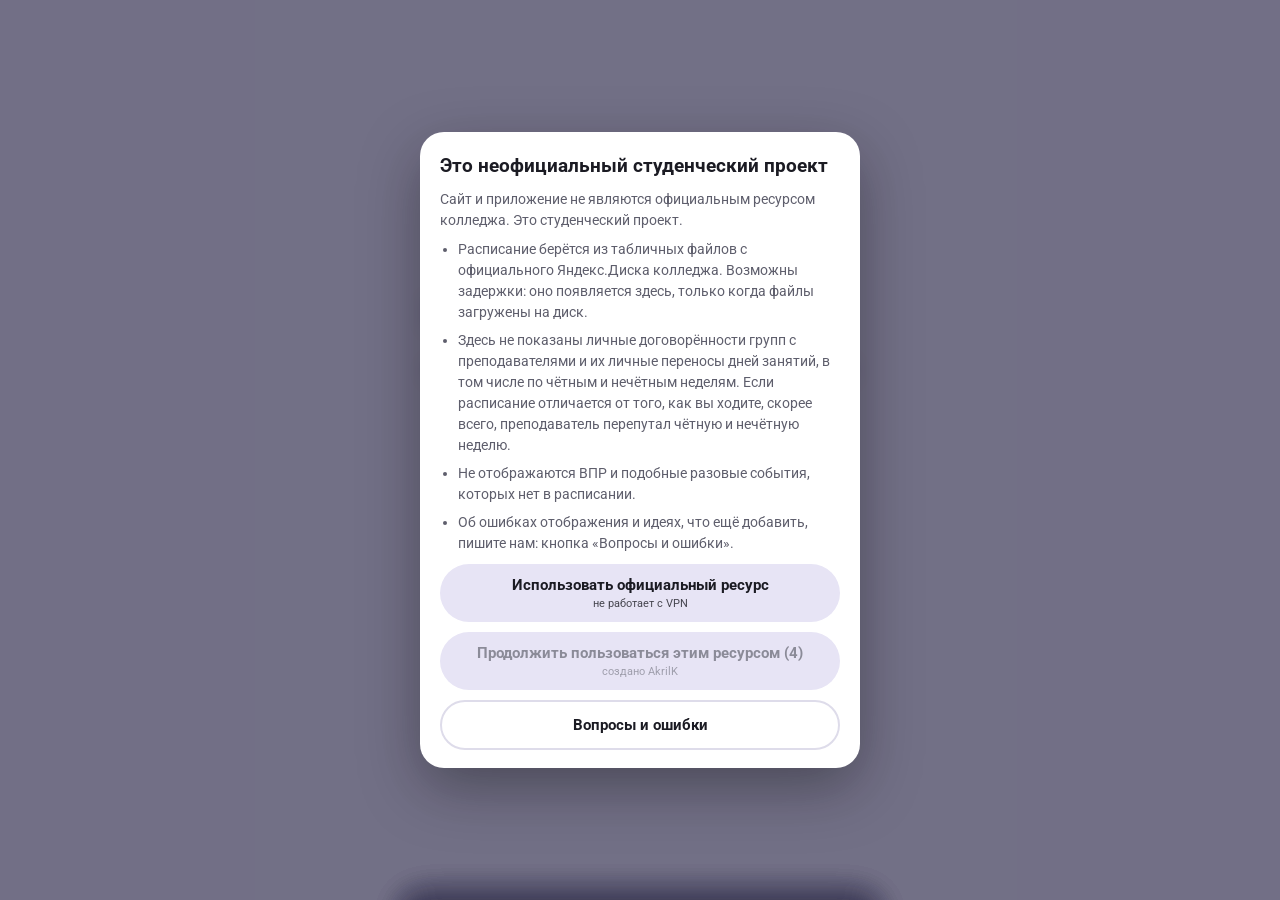
<file: index.html>
<!DOCTYPE html>
<html lang="ru">
<head>
<meta charset="UTF-8">
<meta name="viewport" content="width=device-width, initial-scale=1, viewport-fit=cover">
<title>Расписание</title>
<link rel="icon" type="image/svg+xml" href="data:image/svg+xml,%3Csvg xmlns='http://www.w3.org/2000/svg' viewBox='0 0 64 64'%3E%3Crect width='64' height='64' rx='16' fill='%234B4ADB'/%3E%3Cg fill='none' stroke='%23fff' stroke-width='4.5' stroke-linecap='round' stroke-linejoin='round' transform='translate(11 11) scale(1.75)'%3E%3Crect x='3' y='4' width='18' height='18' rx='3'/%3E%3Cpath d='M3 9h18M8 4v5'/%3E%3Cpath d='M7.5 14h2M7.5 17h2M11.5 14h2M11.5 17h2M15.5 14h2M15.5 17h2'/%3E%3C/g%3E%3C/svg%3E">
<meta name="theme-color" content="#4B4ADB">
<link rel="stylesheet" href="fonts/fonts.css">
<script src="lib/xlsx.full.min.js"></script>
<script src="lib/qrcode.js"></script>
<script src="teachers-data.js"></script>
<style>
  :root{
    --primary:#4B4ADB;
    --on-primary:#FFFFFF;
    --primary-container:#E2E0FF;
    --on-primary-container:#14116B;
    --secondary:#00897B;
    --secondary-container:#B7F0E6;
    --bg:#F6F5FB;
    --surface:#FFFFFF;
    --surface-container:#EFEDF9;
    --surface-container-high:#E7E4F5;
    --outline:#DEDCEA;
    --text:#1B1B23;
    --text-secondary:#5E5E6C;
    --text-tertiary:#8B8B98;
    --done:#B7BAC9;
    --error:#B3261E;
    --radius-lg:24px;
    --radius-md:16px;
    --radius-sm:10px;
    --shadow:0 1px 2px rgba(20,17,90,.06), 0 4px 16px rgba(20,17,90,.06);
  }
  :root{
    --on-secondary-container:#00514A;
    --accent-solid:#4B4ADB;
    --on-accent-solid:#FFFFFF;
    --error-bg:#FCEEEE;
    --error-border:#F3C6C4;
  }
  html[data-theme="dark"]{
    --primary:#B4B2FF;
    --on-primary:#211F6B;
    --primary-container:#37357F;
    --on-primary-container:#E2E0FF;
    --secondary:#5FDCC9;
    --secondary-container:#00504A;
    --on-secondary-container:#BAF4E8;
    --bg:#131218;
    --surface:#1C1B23;
    --surface-container:#26242E;
    --surface-container-high:#302E3A;
    --outline:#39373F;
    --text:#EAE7F0;
    --text-secondary:#B4B0BE;
    --text-tertiary:#8B8894;
    --done:#4B4954;
    --error:#FF897D;
    --shadow:0 1px 2px rgba(0,0,0,.25), 0 4px 16px rgba(0,0,0,.3);
    --accent-solid:#5654E8;
    --on-accent-solid:#FFFFFF;
    --error-bg:#3D2323;
    --error-border:#5A2E2C;
  }

  /* ---------- Schedule type theming ----------
     СПО (default) stays sine-green (blue/teal, already the base palette above).
     ВО (higher education) gets a red/orange palette instead — same variables,
     so every button, badge and the day-progress gradient repaint automatically. */
  html[data-schedule-type="vo"]{
    --primary:#D8432E;
    --on-primary:#FFFFFF;
    --primary-container:#FBDAD3;
    --on-primary-container:#5E1B0E;
    --secondary:#F0900B;
    --secondary-container:#FFE4B8;
    --on-secondary-container:#6B3D00;
    --accent-solid:#D8432E;
    --on-accent-solid:#FFFFFF;
  }
  html[data-theme="dark"][data-schedule-type="vo"]{
    --primary:#FFB199;
    --on-primary:#5C1400;
    --primary-container:#7A2A11;
    --on-primary-container:#FFDBCB;
    --secondary:#FFC46B;
    --secondary-container:#5C3D00;
    --on-secondary-container:#FFE4B0;
    --accent-solid:#E6532F;
    --on-accent-solid:#FFFFFF;
  }
  /* Вечер (зелёная) и Магистратура (фиолетовая) — свои палитры, как у СПО/ВО */
  html[data-schedule-type="evening"]{
    --primary:#0E8A6B;--on-primary:#FFFFFF;--primary-container:#C6F1E3;--on-primary-container:#00382B;
    --secondary:#6C5CE7;--secondary-container:#E3DEFF;--on-secondary-container:#241A6B;
    --accent-solid:#0E8A6B;--on-accent-solid:#FFFFFF;
  }
  html[data-theme="dark"][data-schedule-type="evening"]{
    --primary:#6FE0BE;--on-primary:#00382B;--primary-container:#005141;--on-primary-container:#C6F1E3;
    --secondary:#BDB4FF;--secondary-container:#3D3485;--on-secondary-container:#E3DEFF;
    --accent-solid:#0E8A6B;--on-accent-solid:#FFFFFF;
  }
  html[data-schedule-type="mag"]{
    --primary:#9333B8;--on-primary:#FFFFFF;--primary-container:#F3D9FF;--on-primary-container:#46005F;
    --secondary:#E0457B;--secondary-container:#FFD9E5;--on-secondary-container:#5E0A2B;
    --accent-solid:#9333B8;--on-accent-solid:#FFFFFF;
  }
  html[data-theme="dark"][data-schedule-type="mag"]{
    --primary:#E6B0FF;--on-primary:#46005F;--primary-container:#6A1B8A;--on-primary-container:#F3D9FF;
    --secondary:#FF9DBB;--secondary-container:#6B1D3B;--on-secondary-container:#FFD9E5;
    --accent-solid:#A63FD0;--on-accent-solid:#FFFFFF;
  }
  html{transition:background-color .2s ease;}
  *{box-sizing:border-box;}
  html,body{height:100%;}
  body{
    margin:0;
    font-family:'Roboto',system-ui,-apple-system,'Segoe UI',sans-serif;
    background:var(--bg);
    color:var(--text);
    -webkit-font-smoothing:antialiased;
    overscroll-behavior-y:contain;
  }
  #app{
    max-width:480px;
    min-height:100vh;
    margin:0 auto;
    background:var(--bg);
    display:flex;
    flex-direction:column;
    position:relative;
  }
  .screen{display:none;flex-direction:column;flex:1;min-height:100vh;}
  .screen.active{display:flex;}
  button{font-family:inherit;cursor:pointer;}
  ::selection{background:var(--primary-container);}

  /* ---------- Onboarding ---------- */
  .onboard{
    flex:1;display:flex;flex-direction:column;justify-content:center;
    padding:calc(24px + env(safe-area-inset-top)) 20px calc(28px + env(safe-area-inset-bottom));
    gap:16px;overflow-y:auto;margin:auto 0;
  }
  .onboard-top-row{display:flex;align-items:center;gap:12px;margin-bottom:2px;}
  .onboard-mark{
    width:44px;height:44px;border-radius:14px;background:var(--primary);
    display:flex;align-items:center;justify-content:center;flex-shrink:0;
    box-shadow:var(--shadow);
  }
  .onboard-mark svg{width:22px;height:22px;}
  .onboard h1{font-size:22px;line-height:1.2;font-weight:700;margin:0;letter-spacing:-.2px;color:var(--text);}

  .quick-continue{
    background:var(--accent-solid);border-radius:var(--radius-lg);padding:14px 16px;
    display:flex;flex-direction:column;gap:8px;box-shadow:var(--shadow);
  }
  .qc-label{font-size:11px;font-weight:600;letter-spacing:.3px;color:rgba(255,255,255,.75);text-transform:uppercase;}
  .qc-btn{
    border:none;background:rgba(255,255,255,.16);border-radius:var(--radius-md);
    padding:12px 14px;display:flex;flex-direction:column;align-items:flex-start;gap:2px;
    color:var(--on-accent-solid);text-align:left;
  }
  .qc-btn:active{background:rgba(255,255,255,.26);}
  .qc-group{font-size:17px;font-weight:700;}
  .qc-sub{font-size:12px;color:rgba(255,255,255,.82);}

  .gh-block{display:flex;flex-direction:column;gap:8px;}
  .gh-label{font-size:12px;font-weight:600;color:var(--text-tertiary);letter-spacing:.3px;text-transform:uppercase;padding:0 2px;}
  .gh-card{
    background:var(--surface);border-radius:var(--radius-lg);padding:16px 18px;
    box-shadow:var(--shadow);display:flex;flex-direction:column;gap:4px;text-align:left;
    border:none;width:100%;
  }
  .gh-card:active{background:var(--surface-container);}
  .gh-loading{flex-direction:row;align-items:center;gap:10px;color:var(--text-secondary);font-size:14px;}
  .spinner-dark{border-color:rgba(75,74,219,.2);border-top-color:var(--primary);}
  .gh-card .gh-name{font-size:16px;font-weight:700;color:var(--text);}
  .gh-card .gh-meta{font-size:12px;color:var(--text-tertiary);}
  .gh-card .gh-tag{
    display:inline-flex;align-self:flex-start;font-size:11px;font-weight:700;letter-spacing:.3px;
    color:var(--secondary);background:var(--secondary-container);padding:3px 8px;border-radius:100px;
    margin-bottom:2px;text-transform:uppercase;
  }
  .gh-error{color:var(--text-tertiary);font-size:13px;padding:4px 2px;}

  .tile-upload{
    display:flex;align-items:center;gap:14px;
    border:2px dashed var(--outline);border-radius:var(--radius-lg);
    background:var(--surface);padding:16px 18px;transition:border-color .15s ease, background .15s ease;
  }
  .tile-upload.drag{border-color:var(--primary);background:var(--primary-container);}
  .tile-upload-icon{
    width:42px;height:42px;border-radius:12px;background:var(--surface-container-high);
    display:flex;align-items:center;justify-content:center;flex-shrink:0;color:var(--text-secondary);
  }
  .tile-upload-icon svg{width:22px;height:22px;}
  .tile-upload .drop-title{font-size:15px;font-weight:600;margin-bottom:2px;}
  .tile-upload .drop-sub{font-size:12px;color:var(--text-tertiary);}

  .gh-older-wrap{display:flex;flex-direction:column;gap:8px;}
  .gh-expand-btn{
    display:flex;align-items:center;justify-content:center;gap:6px;
    border:none;background:transparent;color:var(--text-secondary);font-size:13px;font-weight:500;
    padding:8px;border-radius:100px;
  }
  .gh-expand-btn svg{width:15px;height:15px;transition:transform .2s ease;}
  .gh-expand-btn.open svg{transform:rotate(180deg);}
  .gh-older-list{display:flex;flex-direction:column;gap:8px;}
  .gh-older-item{
    display:flex;flex-direction:column;gap:2px;text-align:left;
    background:var(--surface-container);border:none;border-radius:var(--radius-md);
    padding:11px 14px;
  }
  .gh-older-item:active{background:var(--surface-container-high);}
  .gh-older-item .gh-name{font-size:14px;font-weight:600;color:var(--text);}
  .gh-older-item .gh-meta{font-size:12px;color:var(--text-tertiary);}

  .drop{
    border:2px dashed var(--outline);
    border-radius:var(--radius-lg);
    background:var(--surface);
    padding:28px 20px;
    text-align:center;
    transition:border-color .15s ease, background .15s ease;
  }
  .drop.drag{border-color:var(--primary);background:var(--primary-container);}
  .drop svg{width:36px;height:36px;color:var(--text-tertiary);margin-bottom:10px;}
  .drop .drop-title{font-size:15px;font-weight:500;margin-bottom:4px;}
  .drop .drop-sub{font-size:13px;color:var(--text-tertiary);}
  .btn{
    border:none;border-radius:100px;padding:14px 24px;font-size:15px;font-weight:500;
    display:inline-flex;align-items:center;justify-content:center;gap:8px;
    transition:transform .08s ease, box-shadow .15s ease, background .15s ease;
  }
  .btn:active{transform:scale(.97);}
  .btn-filled{background:var(--primary);color:var(--on-primary);box-shadow:var(--shadow);}
  .btn-tonal{background:var(--surface-container-high);color:var(--text);}
  .btn-text{background:transparent;color:var(--primary);padding:10px 16px;}
  .btn-block{width:100%;}
  .file-input{display:none;}
  .err-box{
    background:var(--error-bg);border:1px solid var(--error-border);color:var(--error);
    border-radius:var(--radius-md);padding:14px 16px;font-size:14px;line-height:1.5;
    display:none;
  }
  .err-box.show{display:block;}
  .err-box.info{background:var(--primary-container);border-color:transparent;color:var(--on-primary-container);}
  .spinner{
    width:20px;height:20px;border-radius:50%;
    border:3px solid rgba(255,255,255,.4);border-top-color:#fff;
    animation:spin .7s linear infinite;
  }
  @keyframes spin{to{transform:rotate(360deg);}}

  /* ---------- Group picker ---------- */
  .picker{flex:1;display:flex;flex-direction:column;}
  .picker-top{
    padding:calc(18px + env(safe-area-inset-top)) 20px 14px;
    background:var(--surface);
    border-bottom:1px solid var(--outline);
  }
  .picker-top h2{margin:2px 0 4px;font-size:20px;font-weight:600;color:var(--text);}
  .picker-top p{margin:0 0 14px;font-size:14px;color:var(--text-secondary);}
  .search{
    display:flex;align-items:center;gap:8px;
    background:var(--surface-container);border-radius:100px;
    padding:10px 16px;
  }
  .search svg{width:18px;height:18px;color:var(--text-tertiary);flex-shrink:0;}
  .search input{
    border:none;background:transparent;outline:none;font-size:15px;
    width:100%;font-family:inherit;color:var(--text);
  }
  .group-list{flex:1;overflow-y:auto;padding:10px 12px calc(20px + env(safe-area-inset-bottom));}
  .block-label{
    font-size:12px;font-weight:600;letter-spacing:.3px;color:var(--text-tertiary);
    padding:14px 12px 6px;
  }
  .group-list{
    display:grid;grid-template-columns:repeat(2,1fr);gap:12px;
    align-content:start;grid-auto-rows:min-content;
    padding:6px 16px calc(24px + env(safe-area-inset-bottom));
  }
  .group-item{
    display:flex;flex-direction:column;align-items:center;justify-content:center;
    text-align:center;gap:4px;min-height:88px;
    padding:18px 10px;border-radius:var(--radius-md);
    background:var(--surface);box-shadow:var(--shadow);border:2px solid transparent;
    transition:transform .08s ease, background .12s ease;
  }
  .group-item:active{transform:scale(.96);background:var(--surface-container);}
  .group-item.wide{grid-column:1/-1;min-height:72px;padding:14px 16px;}
  .group-item.selected{border-color:var(--primary);background:var(--primary-container);}
  .group-item .g-name{font-size:16px;font-weight:700;letter-spacing:-.1px;color:var(--text);}
  .group-item .g-hint{font-size:11px;color:var(--text-tertiary);}
  .group-item.selected .g-hint{color:var(--on-primary-container);opacity:.7;}
  .empty-note{grid-column:1/-1;padding:30px 20px;text-align:center;color:var(--text-tertiary);font-size:14px;}

  /* ---------- Main ---------- */
  .header-sticky{
    position:sticky;top:0;z-index:5;background:var(--bg);
    padding:calc(10px + env(safe-area-inset-top)) 12px 10px;
    display:flex;flex-direction:column;gap:8px;
  }
  .topbar{
    padding:14px 16px;
    background:var(--surface);
    border-radius:var(--radius-lg);
    box-shadow:var(--shadow);
    display:flex;align-items:flex-start;justify-content:space-between;
    gap:10px;
  }
  .topbar-left{min-width:0;flex:1;}
  .term-title{font-size:12px;color:var(--text-tertiary);font-weight:500;text-transform:uppercase;letter-spacing:.4px;
    white-space:nowrap;overflow:hidden;text-overflow:ellipsis;}
  .topbar-group-row{display:flex;align-items:center;justify-content:space-between;gap:10px;margin-top:2px;}
  .tg-link{
    display:flex;align-items:center;gap:4px;flex-shrink:0;
    font-size:12px;font-weight:500;color:var(--primary);text-decoration:none;
    background:var(--primary-container);padding:5px 10px 5px 7px;border-radius:100px;
  }
  .tg-link svg{width:13px;height:13px;flex-shrink:0;}
  .tg-link:active{opacity:.7;}
  .group-btn{
    display:flex;align-items:center;gap:6px;background:none;border:none;padding:2px 0 0;
    font-size:21px;font-weight:700;color:var(--text);letter-spacing:-.2px;
  }
  .group-btn svg{width:16px;height:16px;color:var(--text-tertiary);margin-top:2px;}
  .icon-btn{
    width:40px;height:40px;border-radius:50%;border:none;background:var(--surface-container);
    display:flex;align-items:center;justify-content:center;flex-shrink:0;
  }
  .icon-btn svg{width:20px;height:20px;color:var(--text);}
  .icon-btn:active{background:var(--surface-container-high);}

  .type-toggle{
    height:34px;box-sizing:border-box;align-self:flex-start;
    display:inline-flex;align-items:center;background:var(--surface);border-radius:100px;
    box-shadow:var(--shadow);padding:3px;gap:3px;
  }
  .type-toggle-btn{
    height:100%;box-sizing:border-box;border:none;background:transparent;padding:0 12px;
    border-radius:100px;font-size:12px;font-weight:700;letter-spacing:.2px;color:var(--text-secondary);
  }
  .type-toggle-btn.active{background:var(--primary);color:var(--on-primary);}
  /* Вторая строка экрана входа: поиск + четыре раздела, всегда в один ряд и подстраиваются под ширину экрана */
  .type-row{display:flex;align-items:center;gap:8px;}
  .type-row .type-toggle{flex:1 1 auto;min-width:0;align-self:center;}
  .type-row .type-toggle-btn{flex:1 1 0;min-width:0;padding:0 4px;white-space:nowrap;text-align:center;}
  @media (max-width:400px){ .type-row .type-toggle-btn{font-size:11.5px;letter-spacing:0;} }
  @media (max-width:340px){ .type-row{gap:6px;} .type-row .type-toggle-btn{font-size:10.5px;} }

  /* ---------- Поиск группы по всем расписаниям (экран входа) ---------- */
  .icon-btn.search-open-btn{width:34px;height:34px;flex-shrink:0;background:var(--surface);box-shadow:var(--shadow);}
  .icon-btn.search-open-btn svg{width:18px;height:18px;}
  .icon-btn.search-open-btn.active{background:var(--primary);}
  .icon-btn.search-open-btn.active svg{color:var(--on-primary);}
  .onboard.searching{justify-content:flex-start;margin:0;}
  .onboard.searching .hide-on-search{display:none !important;}
  #search-panel{display:flex;flex-direction:column;gap:12px;}
  .search-status{font-size:12px;color:var(--text-tertiary);display:flex;align-items:center;gap:8px;min-height:18px;line-height:1.4;}
  .search-results{display:grid;grid-template-columns:repeat(2,1fr);gap:10px;}
  #search-panel .search{background:var(--surface);box-shadow:var(--shadow);}

  /* Кнопки режимов сами делят ширину экрана: если все три не влезают в строку —
     лишняя переносится вниз и растягивается на всю ширину (никакой прокрутки). */
  .toggles-row{display:flex;flex-wrap:nowrap;align-items:stretch;gap:6px;}
  .toggles-row > *{flex:1 1 auto;min-width:0;}
  .mode-btn{
    height:34px;box-sizing:border-box;
    display:inline-flex;align-items:center;justify-content:center;gap:4px;
    border:none;background:var(--surface);border-radius:100px;box-shadow:var(--shadow);
    padding:0 10px;font-size:11px;font-weight:600;color:var(--text-secondary);
    white-space:nowrap;
  }
  .mode-btn svg{width:13px;height:13px;flex-shrink:0;}
  .mode-btn.active{background:var(--primary);color:var(--on-primary);}
  .view-toggle{
    height:34px;box-sizing:border-box;
    display:inline-flex;align-items:center;background:var(--surface);border-radius:100px;
    box-shadow:var(--shadow);padding:2px;gap:2px;
  }
  .vt-btn{
    flex:1 1 0;min-width:0;
    height:100%;box-sizing:border-box;
    border:none;background:transparent;padding:0 10px;border-radius:100px;
    font-size:11px;font-weight:600;color:var(--text-secondary);white-space:nowrap;
    display:flex;align-items:center;justify-content:center;gap:4px;
  }
  .vt-btn svg{width:13px;height:13px;flex-shrink:0;}
  .vt-btn.active{background:var(--primary);color:var(--on-primary);}

  .week-badge{
    height:34px;box-sizing:border-box;
    display:inline-flex;align-items:center;gap:7px;justify-content:center;
    background:var(--surface);border-radius:100px;box-shadow:var(--shadow);
    padding:0 12px 0 11px;white-space:nowrap;
    border:none;font-family:inherit;color:inherit;cursor:pointer;
  }
  .week-badge .wb-text{display:flex;flex-direction:column;line-height:1.15;text-align:left;}
  .week-badge .wb-word{font-size:9px;font-weight:600;color:var(--text-secondary);text-transform:uppercase;letter-spacing:.2px;}
  .week-badge .wb-parity{font-size:9px;font-weight:700;text-transform:uppercase;letter-spacing:.2px;color:var(--text-tertiary);}
  .week-badge .wb-num{font-family:'Roboto Mono',monospace;font-size:15px;font-weight:700;color:var(--text);}
  .week-badge.is-even .wb-parity{color:var(--secondary);}
  .week-badge.is-odd .wb-parity{color:var(--primary);}

  .day-tabs{
    display:flex;gap:6px;padding:10px;overflow-x:auto;
    background:var(--surface);border-radius:var(--radius-lg);box-shadow:var(--shadow);
    scrollbar-width:none;
  }
  .day-tabs::-webkit-scrollbar{display:none;}
  .day-tab{
    flex:1 1 0;min-width:0;text-align:center;border:none;border-radius:100px;padding:9px 4px;
    font-size:14px;font-weight:500;background:var(--surface-container);color:var(--text-secondary);
    position:relative;
  }
  .day-tab.active{background:var(--primary);color:var(--on-primary);}
  .day-tab .dot{
    position:absolute;top:6px;right:8px;width:5px;height:5px;border-radius:50%;background:var(--secondary);
  }
  .day-tab.active .dot{background:var(--on-primary);}

  .content{flex:1;padding:6px 16px calc(32px + env(safe-area-inset-bottom));}
  .week-day-block{margin-bottom:22px;}
  .week-day-head{
    display:flex;align-items:center;gap:8px;padding:4px 4px 10px;
    font-size:15px;font-weight:700;
  }
  .week-today-badge{
    font-size:11px;font-weight:600;color:var(--on-primary);background:var(--primary);
    padding:2px 9px;border-radius:100px;
  }
  .week-past-badge{color:var(--text-tertiary);background:var(--surface-container-high);}
  .week-empty{padding:6px 4px 4px;font-size:13px;color:var(--text-tertiary);}
  .week-progress{height:5px;border-radius:100px;background:var(--surface-container-high);overflow:hidden;margin:0 4px 12px;}
  .week-progress-fill{height:100%;border-radius:100px;background:linear-gradient(90deg,var(--primary),var(--secondary));}

  .progress-card{
    background:var(--surface);border-radius:var(--radius-lg);padding:18px 20px;
    margin-bottom:18px;box-shadow:var(--shadow);
  }
  .progress-top{display:flex;align-items:baseline;justify-content:space-between;margin-bottom:12px;}
  .progress-top .now{font-family:'Roboto Mono',monospace;font-size:22px;font-weight:500;letter-spacing:-.5px;}
  .progress-top .label{font-size:12px;color:var(--text-secondary);text-align:right;}
  .progress-track{height:8px;border-radius:100px;background:var(--surface-container-high);overflow:hidden;}
  .progress-fill{height:100%;border-radius:100px;background:linear-gradient(90deg,var(--primary),var(--secondary));
    width:0%;transition:width .6s ease;}
  .progress-foot{display:flex;justify-content:space-between;margin-top:8px;font-size:12px;color:var(--text-tertiary);}

  .empty-state{
    text-align:center;padding:60px 24px 40px;color:var(--text-secondary);
  }
  .empty-state svg{width:52px;height:52px;color:var(--text-tertiary);margin-bottom:14px;}
  .empty-state .es-title{font-size:16px;font-weight:600;color:var(--text);margin-bottom:6px;}
  .empty-state .es-sub{font-size:14px;line-height:1.5;}

  .timeline{list-style:none;margin:0;padding:0;}
  .lesson{
    display:flex;gap:12px;margin-bottom:10px;
  }
  #content.rise .lesson{animation:rise .35s ease both;}
  @keyframes rise{from{opacity:0;transform:translateY(6px);}to{opacity:1;transform:translateY(0);}}
  /* Плавное обновление по таймеру: плитки не перерисовываются, а только мягко меняют яркость там, где изменился текст/статус */
  @keyframes tickfade{0%{opacity:.35;}100%{opacity:1;}}
  .tick-fade{animation:tickfade .9s ease;}
  .lesson-card, .status-chip{transition:background-color .6s ease, box-shadow .6s ease, color .6s ease;}
  .progress-fill, .week-progress-fill{transition:width .8s ease;}
  .lesson-time{
    flex-shrink:0;width:56px;padding-top:16px;text-align:right;
    font-family:'Roboto Mono',monospace;font-size:12px;color:var(--text-tertiary);line-height:1.5;
  }
  .lesson-time .end{color:#C3C2CE;}
  .lesson-rail{display:flex;flex-direction:column;align-items:center;flex-shrink:0;padding-top:20px;}
  .lesson-dot{width:10px;height:10px;border-radius:50%;background:var(--outline);flex-shrink:0;}
  .lesson-line{width:2px;flex:1;background:var(--outline);margin-top:2px;min-height:16px;}
  .lesson-card{
    flex:1;background:var(--surface);border-radius:var(--radius-md);padding:14px 16px 14px 13px;
    box-shadow:var(--shadow);min-width:0;
    border-left:3px solid var(--primary);
  }
  .lesson-head{display:flow-root;margin-bottom:4px;}
  .lesson-subject{font-size:15px;font-weight:600;line-height:1.35;min-width:0;overflow-wrap:break-word;}
  .lesson-meta{font-size:13px;color:var(--text-secondary);line-height:1.5;margin-top:2px;clear:both;}
  .lesson-note{
    display:inline-block;margin-top:6px;font-size:12px;font-weight:500;color:var(--primary);
    background:var(--primary-container);padding:2px 8px;border-radius:100px;clear:both;
  }
  .status-chip{
    float:right;margin:1px 0 6px 10px;font-size:11px;font-weight:600;padding:4px 9px;border-radius:100px;
    white-space:nowrap;
  }
  .status-current{background:var(--secondary-container);color:var(--on-secondary-container);}
  .status-upcoming{background:var(--primary-container);color:var(--on-primary-container);}
  .status-done{background:transparent;color:var(--text-tertiary);}
  .status-ghost{background:transparent;color:var(--text-tertiary);font-style:italic;}

  .lesson.is-done .lesson-card{background:var(--surface-container);box-shadow:none;}
  .lesson.is-done .lesson-subject{color:var(--text-secondary);}
  .lesson.is-done .lesson-dot{background:var(--done);}
  .lesson.is-current .lesson-card{outline:3px solid var(--secondary);outline-offset:-3px;}
  .lesson.is-current .lesson-dot{background:var(--secondary);box-shadow:0 0 0 4px var(--secondary-container);}

  .lesson.is-tappable .lesson-card{cursor:pointer;}
  .lesson-handle{width:32px;height:4px;border-radius:100px;background:var(--outline);margin:12px auto 0;clear:both;}
  .lesson-actions{
    display:flex;flex-direction:column;gap:8px;max-height:0;opacity:0;overflow:hidden;margin-top:0;
    transition:max-height .25s ease, opacity .2s ease, margin-top .25s ease;
  }
  .lesson.expanded .lesson-actions{max-height:340px;opacity:1;margin-top:8px;}
  .lesson-teacher-full{
    font-size:12px;font-weight:600;color:var(--text-secondary);line-height:1.3;
  }
  .lesson-actions-btns{display:flex;gap:8px;}
  .lesson-room-info{display:flex;flex-direction:column;gap:2px;font-size:12px;color:var(--text-secondary);line-height:1.35;}
  .lesson-room-info .lr-room{font-weight:600;color:var(--text);}
  .app-ico{display:inline-flex;align-items:center;justify-content:center;color:var(--primary);vertical-align:middle;}
  .app-ico svg{width:22px;height:22px;}
  .day-tab.active .app-ico{color:var(--on-primary);}
  .lesson-action-btn{
    flex:1;border:none;border-radius:100px;background:var(--surface-container-high);color:var(--text);
    font-size:12px;font-weight:600;padding:9px 10px;display:flex;align-items:center;justify-content:center;gap:6px;
  }
  .lesson-action-btn:active{background:var(--outline);}
  .lesson-action-btn svg{width:15px;height:15px;flex-shrink:0;}
  .lesson.expanded{position:relative;z-index:16;}
  .lesson.expanded .lesson-card{box-shadow:0 6px 24px rgba(20,17,50,.2);}
  .lesson-scrim{
    position:fixed;inset:0;background:rgba(20,17,50,.4);opacity:0;pointer-events:none;
    transition:opacity .2s ease;z-index:15;
  }
  .lesson-scrim.show{opacity:1;pointer-events:auto;}

  .lesson.is-ghost .lesson-card{background:transparent;box-shadow:none;border:2px dashed var(--outline);opacity:.6;}
  .lesson.is-ghost .lesson-subject{color:var(--text-tertiary);}
  .lesson.is-ghost .lesson-meta{color:var(--text-tertiary);}
  .lesson.is-ghost .lesson-dot{background:var(--surface);border:3px solid var(--outline);}

  .lesson.is-break .lesson-card{
    background:transparent;box-shadow:none;border:2px dashed var(--outline);padding:10px 16px;
  }
  .lesson.is-break .lesson-subject{font-size:14px;font-weight:600;color:var(--text-secondary);display:flex;align-items:center;gap:6px;}
  .lesson.is-break .lesson-subject svg{width:15px;height:15px;flex-shrink:0;}
  .lesson.is-break .lesson-dot{background:var(--surface);border:3px solid var(--outline);}
  .lesson.is-break.is-done .lesson-card{border-color:var(--outline);opacity:.6;}
  .lesson.is-break.is-current .lesson-card{border:2px dashed var(--secondary);background:var(--secondary-container);opacity:1;}
  .lesson.is-break.is-current .lesson-subject{color:var(--on-secondary-container);}

  /* ---------- Bottom sheet ---------- */
  .scrim{
    position:fixed;inset:0;background:rgba(20,17,50,.4);opacity:0;pointer-events:none;
    transition:opacity .2s ease;z-index:20;
  }
  .scrim.show{opacity:1;pointer-events:auto;}
  .sheet{
    position:fixed;left:50%;bottom:0;transform:translate(-50%,100%);
    width:100%;max-width:480px;background:var(--surface);
    border-radius:24px 24px 0 0;padding:8px 20px calc(24px + env(safe-area-inset-bottom));
    z-index:21;transition:transform .25s cubic-bezier(.2,.8,.3,1);
    box-shadow:0 -8px 30px rgba(20,17,50,.15);
  }
  .sheet.show{transform:translate(-50%,0);}
  .sheet-handle{width:36px;height:4px;border-radius:100px;background:var(--outline);margin:8px auto 16px;}
  .sheet-row{
    display:flex;align-items:center;gap:14px;padding:14px 4px;border:none;background:none;
    width:100%;text-align:left;font-size:15px;color:var(--text);border-radius:var(--radius-sm);
    text-decoration:none;cursor:pointer;
  }
  .sheet-row:active{background:var(--surface-container);}
  .sheet-row svg{width:20px;height:20px;color:var(--text-secondary);flex-shrink:0;}
  .sheet-row.danger{color:var(--error);}
  .sheet-row.danger svg{color:var(--error);}
  .sheet-info{padding:2px 4px 14px;font-size:12px;color:var(--text-tertiary);border-bottom:1px solid var(--outline);margin-bottom:6px;}

  .sheet-toggle-row{
    display:flex;align-items:center;justify-content:space-between;gap:12px;
    padding:12px 4px;
  }
  .sheet-toggle-row.is-disabled{opacity:.45;}
  .sheet-toggle-row.is-disabled .switch{pointer-events:none;cursor:default;}
  .sheet-toggle-label{display:flex;align-items:center;gap:14px;font-size:15px;color:var(--text);}
  .sheet-toggle-label svg{width:20px;height:20px;color:var(--text-secondary);flex-shrink:0;}
  .sheet-toggle-soon{
    font-size:10px;font-weight:700;color:var(--text-tertiary);background:var(--surface-container-high);
    padding:2px 7px;border-radius:100px;text-transform:uppercase;letter-spacing:.3px;margin-left:-4px;
  }
  .switch{
    width:46px;height:27px;border-radius:100px;border:none;background:var(--outline);
    position:relative;flex-shrink:0;transition:background .18s ease;padding:0;
  }
  .switch .switch-knob{
    position:absolute;top:3px;left:3px;width:21px;height:21px;border-radius:50%;
    background:#fff;box-shadow:0 1px 3px rgba(0,0,0,.25);transition:transform .18s ease;
  }
  .switch[aria-checked="true"]{background:var(--primary);}
  .switch[aria-checked="true"] .switch-knob{transform:translateX(19px);}

  /* ---------- Share sheet ---------- */
  .share-title{font-size:17px;font-weight:700;text-align:center;padding:4px 4px 14px;}
  .share-qr-wrap{display:flex;justify-content:center;padding:4px 4px 16px;}
  .share-qr-wrap img{
    border-radius:var(--radius-md);background:#fff;padding:10px;box-shadow:var(--shadow);
    -webkit-touch-callout:none;-webkit-user-select:none;user-select:none;pointer-events:none;
  }
  .share-link-row{
    display:flex;align-items:center;gap:8px;background:var(--surface-container);
    border-radius:var(--radius-md);padding:11px 8px 11px 14px;margin-top:14px;
  }
  .share-link-text{flex:1;font-size:12px;color:var(--text-secondary);font-family:'Roboto Mono',monospace;
    overflow:hidden;text-overflow:ellipsis;white-space:nowrap;}
  .share-copy-btn{
    border:none;background:var(--surface-container-high);color:var(--text);font-size:12px;font-weight:500;
    padding:8px 12px;border-radius:100px;flex-shrink:0;
  }
  .share-copy-btn.copied{background:var(--secondary-container);color:var(--on-secondary-container);}

  .week-badge .wb-chev{width:12px;height:12px;color:var(--text-tertiary);flex-shrink:0;}
  .week-badge:active{background:var(--surface-container);}

  /* ---------- Week parity sheet ---------- */
  .week-info-row{
    display:flex;align-items:center;justify-content:space-between;gap:12px;
    padding:12px 14px;background:var(--surface-container);border-radius:var(--radius-md);margin-bottom:8px;
  }
  .wi-label{font-size:11px;font-weight:600;color:var(--text-tertiary);text-transform:uppercase;letter-spacing:.3px;}
  .wi-main{font-size:16px;font-weight:700;margin-top:2px;}
  .wi-main .wi-odd{color:var(--primary);}
  .wi-main .wi-even{color:var(--secondary);}
  .wi-dates{font-size:12px;color:var(--text-secondary);text-align:right;font-family:'Roboto Mono',monospace;}
  .week-source{font-size:12px;color:var(--text-secondary);line-height:1.55;padding:6px 4px 0;}

  /* Три плитки всегда в одну строку: на узких экранах убираем иконки
     и ужимаем отступы/шрифт, чтобы всё влезало без второго ряда. */
  @media (max-width:410px){
    .toggles-row{gap:5px;}
    .mode-btn svg, .vt-btn svg, .week-badge .wb-chev{display:none;}
    .mode-btn{padding:0 8px;font-size:10.5px;}
    .vt-btn{padding:0 8px;font-size:10.5px;}
    .week-badge{padding:0 9px;gap:6px;}
  }
  @media (max-width:340px){
    .toggles-row{gap:4px;}
    .mode-btn{padding:0 5px;font-size:10px;}
    .vt-btn{padding:0 6px;font-size:10px;}
    .week-badge{padding:0 6px;gap:4px;}
    .week-badge .wb-num{font-size:14px;}
  }

  /* Плитка "Информация" на воскресенье — зелёно-фиолетовый градиент (как полоска прогресса) */
  .sunday-info-card{
    --info-from:#4B4ADB; --info-to:#00897B;
    background:linear-gradient(135deg,var(--info-from),var(--info-to));
    color:#fff;border-radius:var(--radius-lg);padding:18px 20px;margin-bottom:6px;
    box-shadow:var(--shadow);
  }
  html[data-theme="dark"] .sunday-info-card{ --info-from:#5654E8; --info-to:#00796B; }
  .sunday-info-tag{font-size:12px;font-weight:700;text-transform:uppercase;letter-spacing:.4px;opacity:.8;margin-bottom:6px;}
  .sunday-info-main{font-size:19px;font-weight:700;line-height:1.3;margin-bottom:6px;}
  .sunday-info-sub{font-size:13.5px;line-height:1.5;opacity:.92;}
  .sunday-info-card + .empty-state, .ann-wrap + .empty-state{padding-top:34px;}
  .ann-stale{font-size:11px;color:var(--text-tertiary);padding:0 4px 8px;}
  .ann-title{font-size:12px;font-weight:700;letter-spacing:.3px;text-transform:uppercase;color:var(--text-tertiary);padding:16px 4px 8px;}
  .ann-card{
    position:relative;isolation:isolate;overflow:hidden;border-radius:var(--radius-lg);padding:16px 18px;margin-bottom:10px;
    color:#fff;box-shadow:var(--shadow);min-height:120px;
    background:linear-gradient(115deg,#4B4ADB 0%,#2F6FB0 55%,#00897B 100%);background-size:cover;background-position:center;
  }
  .ann-card:after{content:"";position:absolute;z-index:-1;inset:0;background:linear-gradient(100deg,rgba(25,22,80,.80) 0%,rgba(25,22,80,.45) 100%);}
  .ann-top{display:flex;align-items:center;justify-content:space-between;gap:8px;margin-bottom:8px;}
  .ann-tag{font-size:10.5px;font-weight:800;letter-spacing:.09em;text-transform:uppercase;color:rgba(255,255,255,.85);}
  .ann-date{font-size:11px;color:rgba(255,255,255,.75);}
  .ann-card h3{margin:0 0 6px;font-size:17px;line-height:1.25;}
  .ann-btn{display:inline-flex;align-items:center;gap:6px;margin-top:12px;padding:9px 18px;border-radius:100px;background:#fff;color:#2B2A8F;font-size:13px;font-weight:700;text-decoration:none;}
  .ann-btn:active{opacity:.8;}
  .ann-card p{margin:0;font-size:13.5px;line-height:1.5;white-space:pre-line;color:rgba(255,255,255,.95);}

  /* ---------- переключатель из трёх положений, настройки только для приложения Android, плашка сверху ---------- */
  .sheet{max-height:92vh;overflow-y:auto;}
  .seg{display:flex;background:var(--surface-container);border-radius:100px;padding:3px;gap:3px;}
  .seg button{flex:1 1 0;min-width:0;border:none;background:transparent;border-radius:100px;padding:9px 6px;font-size:13px;font-weight:600;color:var(--text-secondary);white-space:nowrap;}
  .seg button.active{background:var(--primary);color:var(--on-primary);}
  .sheet-block{padding:6px 4px 10px;}
  .sheet-block-title{font-size:12px;font-weight:700;letter-spacing:.3px;text-transform:uppercase;color:var(--text-tertiary);padding:6px 0 8px;}
  .sheet-note{font-size:12px;color:var(--text-secondary);line-height:1.5;padding:4px 0 8px;}
  .sheet-mini-btn{border:none;border-radius:100px;background:var(--surface-container-high);color:var(--text);font-size:12px;font-weight:600;padding:8px 14px;}
  .android-only{display:none;}
  html.is-android-app .android-only{display:block;}
  .android-only-btn{display:none;}
  html.is-android-app .android-only-btn{display:inline-flex;}
  html.is-android-app .web-only{display:none !important;}
  .sheet-row-hint{margin-left:auto;font-size:12px;color:var(--text-tertiary);}
  .sheet-mini-btn:disabled{opacity:.5;}
  .remind-custom{display:flex;align-items:center;gap:8px;margin-top:8px;font-size:13px;color:var(--text-secondary);}
  .remind-custom input{width:84px;border:2px solid var(--outline);background:var(--surface);color:var(--text);border-radius:12px;padding:8px 10px;font-size:14px;font-family:inherit;}
  .remind-custom input:focus{outline:none;border-color:var(--primary);}
  /* мини-схема напоминаний: пары по времени, над ними плашки «когда придёт напоминание» */
  #notify-preview{margin:14px 0 4px;}
  .np-head,.np-body{display:grid;grid-template-columns:16px repeat(6,minmax(0,1fr));gap:3px;}
  .np-head{font-size:10px;font-weight:700;color:var(--text-tertiary);text-align:center;margin-bottom:3px;}
  .np-head .np-today-h{color:var(--primary);}
  .np-ax{position:relative;font-size:8px;color:var(--text-tertiary);}
  .np-ax span{position:absolute;right:1px;transform:translateY(-50%);line-height:1;}
  .np-col{position:relative;border-radius:7px;background-color:var(--surface-container);
    background-image:repeating-linear-gradient(to bottom, transparent 0, transparent calc(var(--hpx) - 1px), var(--outline) calc(var(--hpx) - 1px), var(--outline) var(--hpx));}
  .np-col.np-today{outline:2px solid var(--primary);outline-offset:-2px;}
  .np-l{position:absolute;left:2px;right:2px;border-radius:5px;background:var(--primary-container);color:var(--on-primary-container);
    font-size:8.5px;font-weight:700;overflow:hidden;padding:2px 3px;line-height:1.1;}
  .np-p{position:absolute;left:0;right:0;height:12px;border-radius:5px;background:var(--secondary);color:var(--surface);
    font-size:8.5px;font-weight:800;display:flex;align-items:center;justify-content:center;z-index:2;box-shadow:0 1px 3px rgba(0,0,0,.25);}
  .np-legend{display:flex;align-items:center;flex-wrap:wrap;gap:6px 12px;font-size:11px;color:var(--text-secondary);margin-top:8px;}
  .np-dot{display:inline-block;width:12px;height:8px;border-radius:3px;margin-right:5px;vertical-align:middle;}
  .np-dot-l{background:var(--primary-container);}
  .np-dot-p{background:var(--secondary);}
  #net-banner{
    position:fixed;left:50%;top:0;z-index:40;transform:translate(-50%,-160%);opacity:0;pointer-events:none;
    margin-top:calc(10px + env(safe-area-inset-top));display:flex;align-items:center;gap:10px;
    max-width:min(92vw,440px);background:var(--surface);color:var(--text);border-radius:100px;padding:11px 18px;
    border:2px solid var(--primary);
    box-shadow:0 8px 28px rgba(20,17,50,.22);font-size:14px;font-weight:600;line-height:1.3;
    transition:transform .55s cubic-bezier(.2,.8,.2,1), opacity .4s ease;
  }
  #net-banner.show{transform:translate(-50%,0);opacity:1;}
  #net-banner svg{width:18px;height:18px;color:var(--secondary);flex-shrink:0;}
  /* ---------- окно-предупреждение «неофициальный проект» ---------- */
  #disclaimer{
    position:fixed;inset:0;z-index:60;display:none;align-items:center;justify-content:center;
    padding:16px;background:rgba(20,17,50,.58);overflow-y:auto;
  }
  #disclaimer.show{display:flex;animation:discfade .3s ease both;}
  @keyframes discfade{from{opacity:0;}to{opacity:1;}}
  .disc-card{
    background:var(--surface);color:var(--text);border-radius:var(--radius-lg);padding:22px 20px 18px;
    width:100%;max-width:440px;max-height:calc(100vh - 32px);overflow-y:auto;box-shadow:0 20px 60px rgba(0,0,0,.35);
  }
  .disc-title{font-size:19px;font-weight:700;line-height:1.25;margin-bottom:12px;}
  .disc-body{font-size:14px;line-height:1.5;color:var(--text-secondary);}
  .disc-body p{margin:0 0 8px;}
  .disc-body ul{margin:0 0 6px;padding-left:18px;}
  .disc-body li{margin-bottom:7px;}
  .disc-btn{
    position:relative;isolation:isolate;overflow:hidden;
    display:flex;flex-direction:column;align-items:center;justify-content:center;gap:2px;
    width:100%;min-height:58px;margin-top:10px;padding:10px 18px;border:none;border-radius:100px;
    font-family:inherit;text-decoration:none;text-align:center;cursor:pointer;
  }
  .disc-btn:active{transform:scale(.985);}
  .disc-label{font-size:15px;font-weight:600;line-height:1.25;}
  .disc-sub{font-size:11px;opacity:.78;line-height:1.2;}
  .disc-official{background:var(--surface-container-high);color:var(--text);}
  .disc-contact{background:transparent;color:var(--text);border:2px solid var(--outline);min-height:50px;}
  /* кнопка «Продолжить»: сначала серая (идёт отсчёт), потом плавно «заливается» градиентом четырёх тем */
  .disc-grad{background:var(--surface-container-high);color:var(--text-tertiary);transition:color .8s ease;cursor:default;}
  .disc-grad::before{
    content:"";position:absolute;inset:0;z-index:-1;opacity:0;transition:opacity 1s ease;
    background:linear-gradient(90deg,#4B4ADB 0%,#D8432E 36%,#0E8A6B 68%,#9333B8 100%);
  }
  .disc-grad.ready{color:#fff;cursor:pointer;}
  .disc-grad.ready::before{opacity:1;}
  .disc-grad:disabled{pointer-events:none;}
  /* подвал главного экрана и кнопка на экране входа */
  .main-footer{padding:6px 16px calc(28px + env(safe-area-inset-bottom));text-align:center;display:flex;flex-direction:column;align-items:center;gap:10px;}
  .mf-file{font-size:12px;color:var(--text-tertiary);line-height:1.5;overflow-wrap:anywhere;}
  .mf-btn{border:2px solid var(--outline);background:transparent;color:var(--text-secondary);border-radius:100px;padding:10px 22px;font-size:13px;font-weight:600;}
  .mf-btn:active{background:var(--surface-container);}
  .mf-link{border:none;background:none;color:var(--text-tertiary);font-size:12px;text-decoration:underline;padding:2px 6px;}
  /* мини-перемена внутри пары: тонкая полоска в самом верху плитки (две половины и 5 минут между ними) */
  .lb-bar{display:flex;gap:3px;height:6px;align-items:stretch;margin:-2px 0 10px;}
  .lb-seg{position:relative;border-radius:100px;background:var(--surface-container-high);overflow:hidden;}
  .lb-seg i{position:absolute;left:0;top:0;bottom:0;background:var(--primary);border-radius:100px;transition:width .6s ease;}
  .lb-gap{border-radius:100px;background:var(--secondary-container);transition:background-color .5s ease;}
  .lb-gap.now{background:var(--secondary);}
  .lb-info{font-size:12px;color:var(--text-secondary);line-height:1.45;}
  .lb-info .lb-now{font-weight:600;color:var(--on-secondary-container);}
  a{color:inherit;}
</style>
</head>
<body>
<div id="app">

  <!-- ===== Onboarding: upload ===== -->
  <section class="screen active" id="screen-upload">
    <div class="onboard">
      <div class="onboard-top-row">
        <div class="onboard-mark">
          <svg viewBox="0 0 24 24" fill="none" stroke="#fff" stroke-width="2" stroke-linecap="round" stroke-linejoin="round"><rect x="3" y="4" width="18" height="18" rx="3"/><path d="M3 9h18M8 4v5"/><path d="M7.5 14h2M7.5 17h2M11.5 14h2M11.5 17h2M15.5 14h2M15.5 17h2"/></svg>
        </div>
        <h1>Расписание</h1>
      </div>

      <div class="type-row">
        <button class="icon-btn search-open-btn" id="search-open-btn" aria-label="Поиск группы или преподавателя">
          <svg viewBox="0 0 24 24" fill="none" stroke="currentColor" stroke-width="2" stroke-linecap="round" stroke-linejoin="round"><circle cx="11" cy="11" r="7"/><path d="m21 21-4.3-4.3"/></svg>
        </button>
        <div class="type-toggle">
          <button class="type-toggle-btn active" data-type="spo">СПО</button>
          <button class="type-toggle-btn" data-type="vo">ВО</button>
          <button class="type-toggle-btn" data-type="evening">Вечер</button>
          <button class="type-toggle-btn" data-type="mag">Маг</button>
        </div>
      </div>

      <div id="search-panel" style="display:none;">
        <div class="search">
          <svg viewBox="0 0 24 24" fill="none" stroke="currentColor" stroke-width="2" stroke-linecap="round" stroke-linejoin="round"><circle cx="11" cy="11" r="7"/><path d="m21 21-4.3-4.3"/></svg>
          <input id="global-search" type="text" placeholder="Группа или преподаватель, например ТМ34д" autocomplete="off" autocapitalize="characters">
        </div>
        <div class="search-status" id="search-status"></div>
        <div class="search-results" id="search-results"></div>
      </div>

      <div class="quick-continue hide-on-search" id="quick-continue" style="display:none;">
        <div class="qc-label">Продолжить</div>
        <button class="qc-btn" id="qc-btn">
          <span class="qc-group" id="qc-group">—</span>
          <span class="qc-sub" id="qc-sub">открыть расписание</span>
        </button>
      </div>

      <div class="gh-block hide-on-search">
        <div class="gh-label">Актуальное расписание</div>
        <div id="gh-latest-wrap">
          <div class="gh-card gh-loading" id="gh-loading-card">
            <span class="spinner spinner-dark"></span>
            <span>Ищу файлы на GitHub…</span>
          </div>
        </div>
      </div>

      <label class="tile-upload hide-on-search" id="drop-zone" for="file-input">
        <div class="tile-upload-icon">
          <svg viewBox="0 0 24 24" fill="none" stroke="currentColor" stroke-width="1.8" stroke-linecap="round" stroke-linejoin="round"><path d="M12 16V4M12 4l-4 4M12 4l4 4"/><path d="M4 16v3a2 2 0 0 0 2 2h12a2 2 0 0 0 2-2v-3"/></svg>
        </div>
        <div class="tile-upload-text">
          <div class="drop-title">Загрузить своё</div>
          <div class="drop-sub">выбрать файл .xls / .xlsx или перетащить сюда</div>
        </div>
      </label>
      <input class="file-input" id="file-input" type="file" accept=".xls,.xlsx">
      <div class="err-box hide-on-search" id="upload-error"></div>
      <button class="btn btn-filled btn-block hide-on-search" id="btn-parse" style="display:none;">
        <span id="btn-parse-spinner" style="display:none;" class="spinner"></span>
        <span id="btn-parse-label">Разобрать файл</span>
      </button>

      <div class="gh-older-wrap hide-on-search" id="gh-older-wrap" style="display:none;">
        <button class="gh-expand-btn" id="gh-expand-btn">
          <span id="gh-expand-label">Показать старые версии</span>
          <svg viewBox="0 0 24 24" fill="none" stroke="currentColor" stroke-width="2" stroke-linecap="round" stroke-linejoin="round"><path d="m6 9 6 6 6-6"/></svg>
        </button>
        <div class="gh-older-list" id="gh-older-list" style="display:none;"></div>
      </div>
      <div class="hide-on-search" style="display:flex;justify-content:center;gap:8px;flex-wrap:wrap;">
        <button type="button" class="mf-btn" id="up-contact">Вопросы и ошибки</button>
        <button type="button" class="mf-link" id="up-about">О проекте</button>
      </div>
    </div>
  </section>

  <!-- ===== Group picker ===== -->
  <section class="screen" id="screen-pick">
    <div class="picker">
      <div class="picker-top">
        <h2>Выберите группу</h2>
        <p id="pick-sub">Найдены группы в расписании</p>
        <div class="search">
          <svg viewBox="0 0 24 24" fill="none" stroke="currentColor" stroke-width="2" stroke-linecap="round" stroke-linejoin="round"><circle cx="11" cy="11" r="7"/><path d="m21 21-4.3-4.3"/></svg>
          <input id="group-search" type="text" placeholder="Например, ТМ23д" autocomplete="off">
        </div>
      </div>
      <div class="group-list" id="group-list"></div>
    </div>
  </section>

  <!-- ===== Teacher picker ===== -->
  <section class="screen" id="screen-pick-teacher">
    <div class="picker">
      <div class="picker-top">
        <h2>Выберите преподавателя</h2>
        <p id="pick-sub-teacher">Найдены преподаватели в расписании</p>
        <div class="search">
          <svg viewBox="0 0 24 24" fill="none" stroke="currentColor" stroke-width="2" stroke-linecap="round" stroke-linejoin="round"><circle cx="11" cy="11" r="7"/><path d="m21 21-4.3-4.3"/></svg>
          <input id="teacher-search" type="text" placeholder="Например, Иванов И.И." autocomplete="off">
        </div>
      </div>
      <div class="group-list" id="teacher-list"></div>
    </div>
  </section>

  <!-- ===== Main schedule ===== -->
  <section class="screen" id="screen-main">
    <div class="header-sticky">
      <div class="topbar">
        <div class="topbar-left">
          <div class="term-title" id="term-title">—</div>
          <button class="group-btn" id="group-switch-btn">
            <span id="current-group">—</span>
            <svg viewBox="0 0 24 24" fill="none" stroke="currentColor" stroke-width="2" stroke-linecap="round" stroke-linejoin="round"><path d="m6 9 6 6 6-6"/></svg>
          </button>
        </div>
        <button class="icon-btn" id="settings-btn" aria-label="Настройки">
          <svg viewBox="0 0 24 24" fill="none" stroke="currentColor" stroke-width="2" stroke-linecap="round" stroke-linejoin="round"><circle cx="12" cy="12" r="3"/><path d="M19.4 15a1.65 1.65 0 0 0 .33 1.82l.06.06a2 2 0 1 1-2.83 2.83l-.06-.06a1.65 1.65 0 0 0-1.82-.33 1.65 1.65 0 0 0-1 1.51V21a2 2 0 0 1-4 0v-.09A1.65 1.65 0 0 0 9 19.4a1.65 1.65 0 0 0-1.82.33l-.06.06a2 2 0 1 1-2.83-2.83l.06-.06a1.65 1.65 0 0 0 .33-1.82 1.65 1.65 0 0 0-1.51-1H3a2 2 0 0 1 0-4h.09A1.65 1.65 0 0 0 4.6 9a1.65 1.65 0 0 0-.33-1.82l-.06-.06a2 2 0 1 1 2.83-2.83l.06.06a1.65 1.65 0 0 0 1.82.33H9a1.65 1.65 0 0 0 1-1.51V3a2 2 0 0 1 4 0v.09a1.65 1.65 0 0 0 1 1.51 1.65 1.65 0 0 0 1.82-.33l.06-.06a2 2 0 1 1 2.83 2.83l-.06.06a1.65 1.65 0 0 0-.33 1.82V9a1.65 1.65 0 0 0 1.51 1H21a2 2 0 0 1 0 4h-.09a1.65 1.65 0 0 0-1.51 1z"/></svg>
        </button>
      </div>

      <div class="toggles-row">
        <button class="mode-btn" id="mode-teacher-btn">
          <svg viewBox="0 0 24 24" fill="none" stroke="currentColor" stroke-width="2" stroke-linecap="round" stroke-linejoin="round"><path d="M16 21v-2a4 4 0 0 0-4-4H6a4 4 0 0 0-4 4v2"/><circle cx="9" cy="7" r="4"/><path d="M22 21v-2a4 4 0 0 0-3-3.87M16 3.13a4 4 0 0 1 0 7.75"/></svg>
          Преподаватели
        </button>
        <div class="view-toggle" id="view-toggle">
          <button class="vt-btn active" data-mode="day">
            <svg viewBox="0 0 24 24" fill="none" stroke="currentColor" stroke-width="2" stroke-linecap="round" stroke-linejoin="round"><rect x="3" y="4" width="18" height="18" rx="3"/><path d="M3 10h18"/></svg>
            День
          </button>
          <button class="vt-btn" data-mode="week">
            <svg viewBox="0 0 24 24" fill="none" stroke="currentColor" stroke-width="2" stroke-linecap="round" stroke-linejoin="round"><rect x="3" y="4" width="18" height="18" rx="3"/><path d="M3 10h18M9 4v18M15 4v18"/></svg>
            Неделя
          </button>
        </div>
        <button type="button" class="week-badge" id="week-badge" title="Пары другой недели показаны серым">
          <span class="wb-num" id="wb-num">—</span>
          <span class="wb-text">
            <span class="wb-word">неделя</span>
            <span class="wb-parity" id="wb-parity">—</span>
          </span>
          <svg class="wb-chev" viewBox="0 0 24 24" fill="none" stroke="currentColor" stroke-width="2.4" stroke-linecap="round" stroke-linejoin="round"><path d="m6 9 6 6 6-6"/></svg>
        </button>
      </div>

      <div class="day-tabs" id="day-tabs"></div>
    </div>

    <div class="content" id="content"></div>
    <div class="main-footer" id="main-footer">
      <div class="mf-file" id="mf-file"></div>
      <button type="button" class="mf-btn" id="mf-contact">Вопросы и ошибки</button>
      <button type="button" class="mf-link" id="mf-about">Неофициальный студенческий проект</button>
    </div>
  </section>

</div>

<!-- Окно-предупреждение: показывается один раз -->
<div id="disclaimer" role="dialog" aria-modal="true" aria-labelledby="disclaimer-title">
  <div class="disc-card">
    <div class="disc-title" id="disclaimer-title">Это неофициальный студенческий проект</div>
    <div class="disc-body">
      <p>Сайт и приложение не являются официальным ресурсом колледжа. Это студенческий проект.</p>
      <ul>
        <li>Расписание берётся из табличных файлов с официального Яндекс.Диска колледжа. Возможны задержки: оно появляется здесь, только когда файлы загружены на диск.</li>
        <li>Здесь не показаны личные договорённости групп с преподавателями и их личные переносы дней занятий, в том числе по чётным и нечётным неделям. Если расписание отличается от того, как вы ходите, скорее всего, преподаватель перепутал чётную и нечётную неделю.</li>
        <li>Не отображаются ВПР и подобные разовые события, которых нет в расписании.</li>
        <li>Об ошибках отображения и идеях, что ещё добавить, пишите нам: кнопка «Вопросы и ошибки».</li>
      </ul>
    </div>
    <a class="disc-btn disc-official" id="disc-official" href="https://raspisanie.sphti.ru/" target="_blank" rel="noopener noreferrer">
      <span class="disc-label">Использовать официальный ресурс</span>
      <span class="disc-sub">не работает с VPN</span>
    </a>
    <button type="button" class="disc-btn disc-grad" id="disc-continue" disabled>
      <span class="disc-label" id="disc-continue-label">Продолжить пользоваться этим ресурсом</span>
      <span class="disc-sub">создано AkrilK</span>
    </button>
    <button type="button" class="disc-btn disc-contact" id="disc-contact">
      <span class="disc-label">Вопросы и ошибки</span>
    </button>
  </div>
</div>

<!-- Плашка сверху: «Работает офлайн» и подобные сообщения -->
<div id="net-banner" role="status" aria-live="polite">
  <svg viewBox="0 0 24 24" fill="none" stroke="currentColor" stroke-width="2" stroke-linecap="round" stroke-linejoin="round"><path d="M12 20h.01"/><path d="M8.5 16.4a5 5 0 0 1 7 0"/><path d="M5 12.9a10 10 0 0 1 5.2-2.7"/><path d="M19 12.9a10 10 0 0 0-2.4-1.7"/><path d="M2 8.8a15 15 0 0 1 4.2-2.6"/><path d="M22 8.8a15 15 0 0 0-8.6-3.7"/><path d="m2 2 20 20"/></svg>
  <span id="net-banner-text"></span>
</div>

<!-- Lesson-tile expand scrim -->
<div class="lesson-scrim" id="lesson-scrim"></div>

<!-- Settings sheet -->
<div class="scrim" id="scrim"></div>
<div class="sheet" id="settings-sheet">
  <div class="sheet-handle"></div>
  <div class="sheet-info" id="sheet-info">—</div>
  <button class="sheet-row" id="sheet-change-group">
    <svg viewBox="0 0 24 24" fill="none" stroke="currentColor" stroke-width="2" stroke-linecap="round" stroke-linejoin="round"><path d="M17 1l4 4-4 4"/><path d="M3 11V9a4 4 0 0 1 4-4h14"/><path d="M7 23l-4-4 4-4"/><path d="M21 13v2a4 4 0 0 1-4 4H3"/></svg>
    Сменить группу
  </button>
  <button class="sheet-row" id="open-mygroup">
    <svg viewBox="0 0 24 24" fill="none" stroke="currentColor" stroke-width="2" stroke-linecap="round" stroke-linejoin="round"><circle cx="12" cy="8" r="4"/><path d="M4 21a8 8 0 0 1 16 0"/></svg>
    Моя группа
    <span class="sheet-row-hint" id="mygroup-hint"></span>
  </button>
  <button class="sheet-row" id="sheet-reupload">
    <svg viewBox="0 0 24 24" fill="none" stroke="currentColor" stroke-width="1.8" stroke-linecap="round" stroke-linejoin="round"><path d="M12 16V4M12 4l-4 4M12 4l4 4"/><path d="M4 16v3a2 2 0 0 0 2 2h12a2 2 0 0 0 2-2v-3"/></svg>
    Загрузить другой файл
  </button>

  <div class="sheet-block">
    <div class="sheet-block-title">Тема оформления</div>
    <div class="seg" id="theme-seg" role="radiogroup" aria-label="Тема оформления">
      <button type="button" data-theme-mode="system">Системная</button>
      <button type="button" data-theme-mode="light">Светлая</button>
      <button type="button" data-theme-mode="dark">Тёмная</button>
    </div>
  </div>

  <div class="sheet-toggle-row is-disabled web-only">
    <div class="sheet-toggle-label">
      <svg viewBox="0 0 24 24" fill="none" stroke="currentColor" stroke-width="2" stroke-linecap="round" stroke-linejoin="round"><rect x="2" y="3" width="20" height="14" rx="2"/><path d="M8 21h8M12 17v4"/></svg>
      Демо-режим на экране входа
      <span class="sheet-toggle-soon">скоро</span>
    </div>
    <button class="switch" id="demo-switch" role="switch" aria-checked="false" aria-disabled="true"><span class="switch-knob"></span></button>
  </div>

  <div class="android-only" id="android-settings">
    <button class="sheet-row" id="open-notify-sheet">
      <svg viewBox="0 0 24 24" fill="none" stroke="currentColor" stroke-width="2" stroke-linecap="round" stroke-linejoin="round"><path d="M18 8a6 6 0 0 0-12 0c0 7-3 9-3 9h18s-3-2-3-9"/><path d="M13.7 21a2 2 0 0 1-3.4 0"/></svg>
      Уведомления о парах
      <span class="sheet-row-hint" id="notify-hint"></span>
    </button>
    <button class="sheet-row" id="open-data-sheet">
      <svg viewBox="0 0 24 24" fill="none" stroke="currentColor" stroke-width="2" stroke-linecap="round" stroke-linejoin="round"><path d="M12 3v12m0 0-4-4m4 4 4-4"/><path d="M4 17v2a2 2 0 0 0 2 2h12a2 2 0 0 0 2-2v-2"/></svg>
      Данные на телефоне
    </button>
  </div>

  <button class="sheet-row" id="sheet-share">
    <svg viewBox="0 0 24 24" fill="none" stroke="currentColor" stroke-width="2" stroke-linecap="round" stroke-linejoin="round"><circle cx="18" cy="5" r="3"/><circle cx="6" cy="12" r="3"/><circle cx="18" cy="19" r="3"/><path d="m8.6 13.5 6.8 4M15.4 6.5l-6.8 4"/></svg>
    Поделиться
  </button>

  <a class="sheet-row" id="sheet-center" href="https://patrlza.github.io/Center/" target="_blank" rel="noopener">
    <svg viewBox="0 0 24 24" fill="none" stroke="currentColor" stroke-width="2" stroke-linecap="round" stroke-linejoin="round"><path d="M3 21h18M5 21V7l7-4 7 4v14M9 21v-6h6v6"/></svg>
    Перейти в центр
  </a>

  <button class="sheet-row" id="sheet-about">
    <svg viewBox="0 0 24 24" fill="none" stroke="currentColor" stroke-width="2" stroke-linecap="round" stroke-linejoin="round"><circle cx="12" cy="12" r="9"/><path d="M12 16v-5M12 8h.01"/></svg>
    О проекте и ограничениях
  </button>

  <button class="sheet-row" id="sheet-contact">
    <svg viewBox="0 0 24 24" fill="none" stroke="currentColor" stroke-width="2" stroke-linecap="round" stroke-linejoin="round"><path d="M21.94 4.6 18.6 20.36c-.25 1.1-.9 1.37-1.83.85l-5.06-3.73-2.44 2.35c-.27.27-.5.5-1.02.5l.36-5.16 9.4-8.5c.41-.36-.09-.56-.63-.2L6.3 13.1l-5.02-1.57c-1.09-.34-1.11-1.09.23-1.61L20.57 3.6c.91-.34 1.7.2 1.37 1z"/></svg>
    Вопросы и ошибки
  </button>
</div>

<!-- Моя группа (по умолчанию) -->
<div class="scrim" id="mygroup-scrim"></div>
<div class="sheet" id="mygroup-sheet">
  <div class="sheet-handle"></div>
  <div class="share-title">Моя группа</div>
  <div class="sheet-note">Приложение открывается на вашей группе, и напоминания приходят именно для неё, даже если вы заглядываете в расписание друзей.</div>
  <div class="sheet-note" id="mygroup-current" style="font-weight:600;color:var(--text);"></div>
  <button type="button" class="sheet-row" id="mygroup-set-current">
    <svg viewBox="0 0 24 24" fill="none" stroke="currentColor" stroke-width="2" stroke-linecap="round" stroke-linejoin="round"><path d="m5 12 5 5 9-10"/></svg>
    <span id="mygroup-set-label">Сделать моей текущую группу</span>
  </button>
  <button type="button" class="sheet-row" id="mygroup-pick">
    <svg viewBox="0 0 24 24" fill="none" stroke="currentColor" stroke-width="2" stroke-linecap="round" stroke-linejoin="round"><path d="M8 6h13M8 12h13M8 18h13M3 6h.01M3 12h.01M3 18h.01"/></svg>
    Выбрать из списка…
  </button>
  <button type="button" class="sheet-row" id="mygroup-clear">
    <svg viewBox="0 0 24 24" fill="none" stroke="currentColor" stroke-width="2" stroke-linecap="round" stroke-linejoin="round"><path d="M18 6 6 18M6 6l12 12"/></svg>
    Сбросить
  </button>
</div>

<!-- Уведомления о парах (только приложение Android) -->
<div class="scrim" id="notify-scrim"></div>
<div class="sheet" id="notify-sheet">
  <div class="sheet-handle"></div>
  <div class="share-title">Уведомления о парах</div>
  <div class="sheet-toggle-row" style="padding:4px 0 10px;">
    <div class="sheet-toggle-label">Напоминать о парах</div>
    <button class="switch" id="remind-switch" role="switch" aria-checked="false"><span class="switch-knob"></span></button>
  </div>
  <div id="remind-options" style="display:none;">
    <div class="sheet-block-title">Когда напоминать</div>
    <div class="seg" id="remind-mode-seg">
      <button type="button" data-remind-mode="first">Первая пара</button>
      <button type="button" data-remind-mode="blocks">Блок пар</button>
      <button type="button" data-remind-mode="all">Каждая пара</button>
    </div>
    <div class="sheet-note" id="remind-mode-note" style="padding-top:8px;"></div>
    <div class="sheet-block-title" style="padding-top:8px;">За сколько минут до пары</div>
    <div class="seg" id="remind-min-seg">
      <button type="button" data-remind-min="10">10 мин</button>
      <button type="button" data-remind-min="20">20 мин</button>
      <button type="button" data-remind-min="30">30 мин</button>
    </div>
    <div class="remind-custom">
      <label for="remind-min-input">или своё значение</label>
      <input id="remind-min-input" type="number" inputmode="numeric" min="1" max="1440" placeholder="45">
      <span>мин</span>
    </div>
    <div id="notify-preview"></div>
    <div class="sheet-note" id="remind-status"></div>
  <button type="button" class="sheet-row" id="remind-perm-btn" style="display:none;">
    <svg viewBox="0 0 24 24" fill="none" stroke="currentColor" stroke-width="2" stroke-linecap="round" stroke-linejoin="round"><path d="M18 8a6 6 0 0 0-12 0c0 7-3 9-3 9h18s-3-2-3-9"/><path d="M13.7 21a2 2 0 0 1-3.4 0"/></svg>
    Разрешить уведомления
  </button>
  <button type="button" class="sheet-row" id="remind-exact-btn" style="display:none;">
    <svg viewBox="0 0 24 24" fill="none" stroke="currentColor" stroke-width="2" stroke-linecap="round" stroke-linejoin="round"><circle cx="12" cy="12" r="9"/><path d="M12 7v5l3 2"/></svg>
    Разрешить точное время
  </button>
  <button type="button" class="sheet-row" id="remind-test-btn">
    <svg viewBox="0 0 24 24" fill="none" stroke="currentColor" stroke-width="2" stroke-linecap="round" stroke-linejoin="round"><path d="m22 2-7 20-4-9-9-4z"/><path d="M22 2 11 13"/></svg>
    Проверить уведомление
  </button>
  <button type="button" class="sheet-row" id="remind-sound-btn">
    <svg viewBox="0 0 24 24" fill="none" stroke="currentColor" stroke-width="2" stroke-linecap="round" stroke-linejoin="round"><path d="M11 5 6 9H2v6h4l5 4V5z"/><path d="M15.5 8.5a5 5 0 0 1 0 7"/></svg>
    Звук напоминаний
  </button>
  </div>
  <div class="sheet-toggle-row" style="padding:10px 0 4px;">
    <div class="sheet-toggle-label">Сообщать о новом расписании</div>
    <button class="switch" id="newsched-switch" role="switch" aria-checked="true"><span class="switch-knob"></span></button>
  </div>
  <div class="sheet-toggle-row" style="padding:4px 0 6px;">
    <div class="sheet-toggle-label">Новости и сообщения</div>
    <button class="switch" id="news-switch" role="switch" aria-checked="true"><span class="switch-knob"></span></button>
  </div>
  <button type="button" class="sheet-row" id="news-sound-btn">
    <svg viewBox="0 0 24 24" fill="none" stroke="currentColor" stroke-width="2" stroke-linecap="round" stroke-linejoin="round"><path d="M11 5 6 9H2v6h4l5 4V5z"/><path d="M15.5 8.5a5 5 0 0 1 0 7"/></svg>
    Звук новостей и расписания
  </button>
</div>

<!-- Данные на телефоне и обновление приложения (только приложение Android) -->
<div class="scrim" id="data-scrim"></div>
<div class="sheet" id="data-sheet">
  <div class="sheet-handle"></div>
  <div class="share-title">Данные на телефоне</div>
  <div class="sheet-note" id="data-status">—</div>
  <button type="button" class="sheet-row" id="data-sync-btn">
    <svg viewBox="0 0 24 24" fill="none" stroke="currentColor" stroke-width="2" stroke-linecap="round" stroke-linejoin="round"><path d="M21 12a9 9 0 1 1-3-6.7"/><path d="M21 3v6h-6"/></svg>
    Обновить данные сейчас
  </button>
  <div class="sheet-note" id="data-sync-msg" style="padding-top:8px;"></div>
  <div class="sheet-block-title" style="padding-top:12px;">Приложение</div>
  <div class="sheet-note" id="app-version-line">—</div>
</div>

<!-- Week parity sheet -->
<div class="scrim" id="week-scrim"></div>
<div class="sheet" id="week-sheet">
  <div class="sheet-handle"></div>
  <div class="share-title">Чётность недель</div>
  <div id="week-sheet-body"></div>
</div>

<!-- Share sheet -->
<div class="scrim" id="share-scrim"></div>
<div class="sheet" id="share-sheet">
  <div class="sheet-handle"></div>
  <div class="share-title">Поделиться приложением</div>
  <div class="share-qr-wrap">
    <img id="share-qr-img" alt="QR-код ссылки" width="180" height="180">
  </div>
  <button class="btn btn-filled btn-block" id="share-native-btn">Поделиться ссылкой…</button>
  <div class="share-link-row">
    <span class="share-link-text" id="share-link-text">patrlza.github.io/schedule-akrilk</span>
    <button class="share-copy-btn" id="share-copy-btn">Копировать</button>
  </div>
  <div class="sheet-block-title" style="padding-top:14px;">Расписание картинкой (с QR-кодом)</div>
  <div class="sheet-note" style="padding-top:0;">В приложении картинка сохраняется в галерею, в папку «Расписание». На сайте — скачивается файл.</div>
  <div class="sheet-note" style="padding:2px 0 4px;font-weight:600;color:var(--text);">Сохранить</div>
  <div style="display:flex;gap:8px;">
    <button class="btn btn-filled" id="share-save-this" style="flex:1;padding:12px 8px;">Эта неделя</button>
    <button class="btn btn-filled" id="share-save-next" style="flex:1;padding:12px 8px;">Следующая</button>
  </div>
  <div class="sheet-note" style="padding:10px 0 4px;font-weight:600;color:var(--text);">Отправить</div>
  <div style="display:flex;gap:8px;">
    <button class="btn btn-tonal" id="share-img-this" style="flex:1;padding:12px 8px;">Эта неделя</button>
    <button class="btn btn-tonal" id="share-img-next" style="flex:1;padding:12px 8px;">Следующая</button>
  </div>
  <div class="sheet-block-title" style="padding-top:16px;">Автоматически</div>
  <div class="sheet-toggle-row is-disabled" style="padding:6px 0;">
    <div class="sheet-toggle-label">Создавать картинку при выходе нового расписания и сохранять в галерею <span class="sheet-toggle-soon">скоро</span></div>
    <button class="switch" aria-checked="false" aria-disabled="true"><span class="switch-knob"></span></button>
  </div>
  <div class="sheet-toggle-row is-disabled" style="padding:6px 0;">
    <div class="sheet-toggle-label">Отправлять в Telegram-группу (бот «Расписание») <span class="sheet-toggle-soon">скоро</span></div>
    <button class="switch" aria-checked="false" aria-disabled="true"><span class="switch-knob"></span></button>
  </div>
</div>

<script>
(function(){
  "use strict";

  var DAY_TITLE = {
    'ПОНЕДЕЛЬНИК':'Понедельник','ВТОРНИК':'Вторник','СРЕДА':'Среда',
    'ЧЕТВЕРГ':'Четверг','ПЯТНИЦА':'Пятница','СУББОТА':'Суббота','ВОСКРЕСЕНЬЕ':'Воскресенье'
  };
  var DAY_SHORT = {
    'ПОНЕДЕЛЬНИК':'Пн','ВТОРНИК':'Вт','СРЕДА':'Ср',
    'ЧЕТВЕРГ':'Чт','ПЯТНИЦА':'Пт','СУББОТА':'Сб','ВОСКРЕСЕНЬЕ':'Вс'
  };
  // JS Date.getDay() -> canonical day name (used to find "today")
  // Мини-иконка приложения (вместо «Вс» на вкладке информации)
  var APP_ICON_HTML = '<span class="app-ico" aria-label="Информация"><svg viewBox="0 0 24 24" fill="none" stroke="currentColor" stroke-width="2" stroke-linecap="round" stroke-linejoin="round"><rect x="3" y="4" width="18" height="18" rx="3"/><path d="M3 9h18M8 4v5"/><path d="M7.5 14h2M7.5 17h2M11.5 14h2M11.5 17h2M15.5 14h2M15.5 17h2"/></svg></span>';
  // Кнопки «Будильник» и «Календарь» пока скрыты (код оставлен — вернутся в Android-приложении).
  var SHOW_LESSON_ACTION_BUTTONS = false;   // в браузере кнопки скрыты; в приложении Android используются настоящие (см. nativeActionButtonsHtml)
  var WEEKDAY_INDEX = {1:'ПОНЕДЕЛЬНИК',2:'ВТОРНИК',3:'СРЕДА',4:'ЧЕТВЕРГ',5:'ПЯТНИЦА',6:'СУББОТА',0:'ВОСКРЕСЕНЬЕ'};

  // ---------- week parity (some slots alternate subjects week to week) ----------
  function getISOWeekNumber(date){
    var d = new Date(Date.UTC(date.getFullYear(), date.getMonth(), date.getDate()));
    var dayNum = (d.getUTCDay()+6)%7; // Monday=0..Sunday=6
    d.setUTCDate(d.getUTCDate()-dayNum+3); // nearest Thursday
    var firstThursday = new Date(Date.UTC(d.getUTCFullYear(),0,4));
    var firstDayNum = (firstThursday.getUTCDay()+6)%7;
    firstThursday.setUTCDate(firstThursday.getUTCDate()-firstDayNum+3);
    return 1 + Math.round((d-firstThursday)/(7*24*3600*1000));
  }
  // ---- График недель колледжа (weeks.json в корне репозитория) ----
  // Колледж считает чётность по своему графику (на объявлении), а не по ISO.
  // Если сегодняшняя дата попадает в график — берём неделю оттуда, иначе
  // (файла нет / он закончился) считаем по ISO с начала года.
  var weekCalendar = null;   // { weeks:[{n,parity,from,to}], lastTo:'YYYY-MM-DD' } | null
  var weekCalendarMissing = true;
  var WEEKS_KEY = 'schedule-weeks-cache-v1';

  function pad2(n){ return (n<10?'0':'')+n; }
  function dateKey(d){ return d.getFullYear()+'-'+pad2(d.getMonth()+1)+'-'+pad2(d.getDate()); }
  function isoToRu(iso, withYear){
    var p = iso.split('-');
    return p[2]+'.'+p[1]+(withYear? '.'+p[0] : '');
  }
  function normParity(v){
    v = (v||'').toString().trim().toLowerCase();
    if(v.indexOf('неч')===0 || v==='odd') return 'odd';
    if(v.indexOf('чет')===0 || v==='even') return 'even';
    return null;
  }
  // Принимает формат прямо с объявления: { "n":5, "parity":"Нечетная", "dates":"28.09.2026-04.10.2026" }
  function normalizeWeekCalendar(json){
    var list = json && json.weeks;
    if(!Array.isArray(list)) return null;
    var weeks = [];
    list.forEach(function(w){
      var par = normParity(w.parity);
      var m = (w.dates||'').toString().match(/(\d{2})\.(\d{2})\.(\d{4})\s*[-–—]\s*(\d{2})\.(\d{2})\.(\d{4})/);
      var n = parseInt(w.n, 10);
      if(!par || !m || isNaN(n)) return;
      weeks.push({ n:n, parity:par, from:m[3]+'-'+m[2]+'-'+m[1], to:m[6]+'-'+m[5]+'-'+m[4] });
    });
    if(!weeks.length) return null;
    var lastTo = weeks.reduce(function(a,w){ return w.to>a? w.to : a; }, '0000-00-00');
    return { weeks: weeks, lastTo: lastTo };
  }
  async function loadWeekCalendar(){
    var text = null, notFound = false;
    try{
      var ctrl = (typeof AbortController!=='undefined') ? new AbortController() : null;
      var t = ctrl ? setTimeout(function(){ ctrl.abort(); }, 4000) : null;
      var res = await fetch('weeks.json?_='+Date.now(), { cache:'no-store', signal: ctrl? ctrl.signal : undefined });
      if(t) clearTimeout(t);
      if(res.status===404){ notFound = true; }
      else if(res.ok){ text = await res.text(); JSON.parse(text); kvSet(WEEKS_KEY, text); }
    }catch(e){ text = null; }
    if(notFound){ await kvDelete(WEEKS_KEY); }          // файл убрали — не держим старую копию
    else if(!text){ text = await kvGet(WEEKS_KEY); }    // нет сети — берём последнюю удачную копию
    try{ weekCalendar = text ? normalizeWeekCalendar(JSON.parse(text)) : null; }catch(e){ weekCalendar = null; }
    weekCalendarMissing = !weekCalendar;
  }

  function addDaysIso(iso, n){
    var p = iso.split('-');
    var d = new Date(+p[0], +p[1]-1, +p[2]+n, 12, 0, 0);
    return dateKey(d);
  }
  function getWeekInfoForDate(date){
    // 1) официальный сайт колледжа (data/sfti.json) — обновляется автоматически
    if(sfti && sfti.weeks){
      var skey = dateKey(date);
      var names = ['current','next'];
      for(var si=0; si<names.length; si++){
        var sw = sfti.weeks[names[si]];
        if(!sw || !sw.rangeStart || !sw.weekNumber) continue;
        var spar = normParity(sw.weekType);
        if(spar && sw.rangeStart<=skey && skey<=addDaysIso(sw.rangeStart, 6)){
          return { num:sw.weekNumber, parity:spar, from:sw.rangeStart, to:addDaysIso(sw.rangeStart, 6), source:'sfti' };
        }
      }
    }
    if(weekCalendar){
      var key = dateKey(date);
      for(var i=0;i<weekCalendar.weeks.length;i++){
        var w = weekCalendar.weeks[i];
        if(w.from<=key && key<=w.to) return { num:w.n, parity:w.parity, from:w.from, to:w.to, source:'file' };
      }
    }
    var num = getISOWeekNumber(date);
    var mon = new Date(date.getFullYear(), date.getMonth(), date.getDate());
    mon.setDate(mon.getDate() - ((mon.getDay()+6)%7));
    var sun = new Date(mon.getFullYear(), mon.getMonth(), mon.getDate()+6);
    return { num:num, parity:(num%2===0)?'even':'odd', from:dateKey(mon), to:dateKey(sun), source:'iso' };
  }
  function getCurrentWeekInfo(){ return getWeekInfoForDate(new Date()); }
  // Every lesson keeps its place on the timeline regardless of week parity — one
  // that belongs to the other parity just gets flagged as a "ghost" so it can be
  // rendered greyed out instead of disappearing. Progress/gap math below only
  // ever looks at the non-ghost ones.
  function annotateParity(lessons){
    var parity = getCurrentWeekInfo().parity;
    return lessons.map(function(l){
      var isGhost = !!(l.parity && l.parity!==parity);
      return Object.assign({}, l, {isGhost: isGhost});
    });
  }

  // ---------- данные с официального сайта колледжа (data/sfti.json) ----------
  // Файл раз в несколько часов обновляет GitHub Actions (через российский прокси).
  // Используется для: чётности/номера недели и для вкладки «Преподаватели»
  // (там сразу все группы СПО, ВО и магистратуры).
  var sfti = null;
  var sftiTeacherIdx = null;
  var SFTI_KEY = 'schedule-sfti-cache-v1';
  var DAY_BY_NUM = {1:'ПОНЕДЕЛЬНИК',2:'ВТОРНИК',3:'СРЕДА',4:'ЧЕТВЕРГ',5:'ПЯТНИЦА',6:'СУББОТА'};

  async function loadSftiFromCache(){
    var t = await kvGet(SFTI_KEY);
    if(!t) return;
    try{ var j = JSON.parse(t); if(j && Array.isArray(j.rows)) sfti = j; }catch(e){}
  }
  async function refreshSfti(){
    try{
      var ctrl = (typeof AbortController!=='undefined') ? new AbortController() : null;
      var tm = ctrl ? setTimeout(function(){ ctrl.abort(); }, 15000) : null;
      var res = await fetch('data/sfti.json', { cache:'no-cache', signal: ctrl? ctrl.signal : undefined });
      if(tm) clearTimeout(tm);
      if(!res.ok) return;
      var text = await res.text();
      var j = JSON.parse(text);
      if(!j || !Array.isArray(j.rows) || j.rows.length<100) return;
      var changed = !sfti || sfti.hash!==j.hash;
      sfti = j;
      sftiTeacherIdx = null;
      kvSet(SFTI_KEY, text);
      if(changed) onSftiUpdated();
    }catch(e){ /* нет сети — остаётся копия из кеша */ }
  }
  function onSftiUpdated(){
    try{
      if(state.parsed && $('screen-main').classList.contains('active')){
        renderWeekBadge();
        if(state.browseMode==='teacher') renderContentDispatch(true);
      }
      if($('screen-pick-teacher').classList.contains('active')) renderTeacherPicker();
    }catch(e){}
  }

  // ---------- объявления на вкладке воскресенья (announcements.json в корне репозитория) ----------
  // Формат: массив объектов [{ "tag", "date", "title", "text", "image" }, ...];
  // image — путь к фото внутри репозитория (например announcements/seal.jpg) или https-ссылка.
  var announcements = [];
  var annFetchedAt = 0;
  var ANN_KEY = 'schedule-announcements-cache-v1';
  function normalizeAnnouncements(data){
    if(Array.isArray(data)){
      var flat = [];
      data.forEach(function(x){ if(Array.isArray(x)) Array.prototype.push.apply(flat, x); else flat.push(x); });   // на случай нескольких списков подряд
      return flat;
    }
    if(data && typeof data==='object'){
      var arr = data.announcements || data.items || data.posts;
      if(Array.isArray(arr)) return arr;
      if(data.title || data.text) return [data];     // один объект без массива
    }
    return [];
  }
  // Файл объявлений правят вручную, поэтому читаем его терпимо: сначала как есть, а если не вышло —
  // исправляем самые частые опечатки (забытая запятая между полями или объявлениями, лишняя запятая в конце,
  // несколько списков подряд). Если и так не читается, остаётся последняя удачно загруженная копия.
  function parseAnnouncementsText(text){
    var t = (text||'').replace(/^\uFEFF/, '');
    try{ return normalizeAnnouncements(JSON.parse(t)); }catch(e1){}
    var fixed = t
      .replace(/,(\s*[}\]])/g, '$1')                                                    // лишняя запятая перед закрывающей скобкой
      .replace(/("|\d|true|false|null|[}\]])(\s*\n\s*)(")/g, '$1,$2$3')                // забытая запятая между полями
      .replace(/\}(\s*)\{/g, '},$1{')                                                    // забытая запятая между объявлениями
      .replace(/\](\s*)\[/g, '],$1[');                                                   // два списка подряд
    if(/^\s*\[/.test(fixed) && /\],\s*\[/.test(fixed)) fixed = '[' + fixed + ']';        // и оборачиваем их в один
    return normalizeAnnouncements(JSON.parse(fixed));
  }
  var annStale = false;     // true, если свежий файл прочитать не удалось и показаны старые объявления
  async function loadAnnouncementsFromCache(){
    var t = await kvGet(ANN_KEY);
    if(!t) return;
    try{ announcements = normalizeAnnouncements(JSON.parse(t)); }catch(e){}
  }
  async function refreshAnnouncements(){
    annFetchedAt = Date.now();
    try{
      var ctrl = (typeof AbortController!=='undefined') ? new AbortController() : null;
      var tm = ctrl ? setTimeout(function(){ ctrl.abort(); }, 10000) : null;
      var res = await fetch('announcements.json?v='+Date.now(), { cache:'no-store', signal: ctrl? ctrl.signal : undefined });
      if(tm) clearTimeout(tm);
      if(!res.ok) return;
      var text = await res.text();
      var list;
      try{
        list = parseAnnouncementsText(text);
      }catch(parseErr){
        annStale = true;
        if(window.console) console.warn('announcements.json не читается:', parseErr && parseErr.message);
        if(state.parsed && $('screen-main').classList.contains('active') && state.viewedDay==='ВОСКРЕСЕНЬЕ') renderContentDispatch(true);
        return;
      }
      annStale = false;
      var changed = JSON.stringify(list)!==JSON.stringify(announcements);
      announcements = list;
      kvSet(ANN_KEY, JSON.stringify(list));
      if(changed && state.parsed && $('screen-main').classList.contains('active') && state.viewedDay==='ВОСКРЕСЕНЬЕ') renderContentDispatch(true);
    }catch(e){ /* нет сети — остаётся копия из кеша */ }
  }
  function annImageUrl(v){
    if(!v || typeof v!=='string') return '';
    v = v.trim();
    if(/^https:\/\//i.test(v)) return encodeURI(v).replace(/['"()\\]/g,'');
    if(/^[a-z][a-z0-9+.-]*:/i.test(v) || v.indexOf('//')===0) return '';   // только https или файл из репозитория
    return encodeURI(v.replace(/^\.?\//,'')).replace(/['"()\\]/g,'');
  }
  // Кнопка-ссылка в объявлении: поля link (адрес) и linkText (подпись, по умолчанию «Перейти»).
  // Разрешены только https-ссылки и пути внутри сайта; открывается в новой вкладке.
  function annLinkUrl(v){
    if(!v || typeof v!=='string') return '';
    v = v.trim();
    if(/^https:\/\//i.test(v)) return v;
    if(/^[a-z][a-z0-9+.-]*:/i.test(v) || v.indexOf('//')===0) return '';
    return v;
  }
  function announcementsHtml(){
    if(!announcements.length) return '';
    return '<div class="ann-wrap"><div class="ann-title">Объявления</div>'+(annStale ? '<div class="ann-stale">Показаны ранее загруженные объявления: свежие обновить не удалось.</div>' : '')+announcements.map(function(a){
      var img = annImageUrl(a.image || a.background || a.imageUrl || a.backgroundImage || '');
      return '<article class="ann-card"'+(img? ' style="background-image:url(\''+img+'\')"' : '')+'>'+
        '<div class="ann-top"><span class="ann-tag">'+esc(a.tag||'Объявление')+'</span>'+(a.date? '<span class="ann-date">'+esc(a.date)+'</span>' : '')+'</div>'+
        (a.title? '<h3>'+esc(a.title)+'</h3>' : '')+
        (a.text? '<p>'+esc(a.text)+'</p>' : '')+
        (annLinkUrl(a.link||a.url)? '<a class="ann-btn" href="'+esc(annLinkUrl(a.link||a.url))+'" target="_blank" rel="noopener noreferrer">'+esc(a.linkText||a.button||'Перейти')+' <span aria-hidden="true">→</span></a>' : '')+
      '</article>';
    }).join('')+'</div>';
  }

  var STORAGE_KEY = 'schedule-app-state-v1';
  var PREFS_KEY = 'schedule-app-prefs-v1';
  // Bump this whenever the parsing logic changes — it guards against silently
  // showing a schedule that was parsed by an older, buggier version of this app.
  var PARSER_VERSION = 5;
  var GITHUB_OWNER = 'PatRlza';
  var GITHUB_REPO = 'schedule-akrilk';
  var PAGE_URL = 'https://patrlza.github.io/schedule-akrilk/';
  var IDLE_DEMO_MS = 10*60*1000;
  var IDLE_DEMO_TOUCHED_MS = 5*60*1000;
  var kioskLive = false;             // true once the app auto-entered a public rotating display
  var kioskTouchedSinceEntry = false;
  var kioskGroupIdx = 0;

  // ---------- schedule type (СПО / ВО) ----------
  // Two independent schedules, same file format/parser, published in separate
  // GitHub subfolders (kept in sync by sync_yandex.py from two Yandex.Disk
  // public folders). Each type has its own saved position (group/day) and its
  // own colour palette (see the html[data-schedule-type] CSS rules).
  var SCHEDULE_TYPES = {
    spo:     { label:'СПО',   ghDir:'spo' },
    vo:      { label:'ВО',    ghDir:'vo',  excludeSheet:/веч|магист/i },
    // «Вечер» и «Магистры» — отдельные листы в том же файле ВО
    evening: { label:'Вечер', ghDir:'vo',  onlySheet:/веч/i },
    mag:     { label:'Маг',   ghDir:'vo',  onlySheet:/магист/i }
  };
  function parseOptsForType(type){
    var t = SCHEDULE_TYPES[type] || {};
    return { onlySheet: t.onlySheet || null, excludeSheet: t.excludeSheet || null };
  }
  var currentType = 'spo';
  function typeStorageKey(){ return STORAGE_KEY + '-' + currentType; }

  // ---------- teacher full-name lookup ----------
  // teachers-data.js sets window.TEACHERS_B64 (base64 of a UTF-8 JSON dict,
  // "Фамилия И.О." -> "Фамилия Имя Отчество"), built from the college's public
  // staff page. Kept out of plain sight in its own file rather than as a
  // readable list here — decoded once at boot.
  var TEACHERS_FULLNAMES = {};
  (function decodeTeachers(){
    try{
      if(typeof window.TEACHERS_B64 === 'string' && window.TEACHERS_B64){
        var json = decodeURIComponent(escape(atob(window.TEACHERS_B64)));
        TEACHERS_FULLNAMES = JSON.parse(json);
      }
    }catch(e){ TEACHERS_FULLNAMES = {}; }
  })();
  function getTeacherFullName(shortName){
    if(!shortName) return null;
    var key = shortName.trim().replace(/\s+/g,' ').replace(/\.\s+/g,'.');
    return TEACHERS_FULLNAMES[key] || null;
  }

  var state = { parsed:null, selectedGroup:null, viewedDay:null, savedAt:null, fileName:null, viewMode:'day', browseMode:'group', selectedTeacher:null, ghName:null, ghDate:null };
  // ---------- режим «внутри приложения Android» ----------
  // В APK страница открывается в WebView, и приложение подкладывает объект AndroidBridge
  // (будильник, календарь, уведомления, хранение файлов). В браузере его нет — все
  // настройки и кнопки, которые от него зависят, там скрыты.
  var ANDROID = (typeof window.AndroidBridge !== 'undefined' && window.AndroidBridge) ? window.AndroidBridge : null;
  if(ANDROID) document.documentElement.classList.add('is-android-app');
  function bridgeCall(name){
    try{
      if(!ANDROID) return undefined;
      return ANDROID[name].apply(ANDROID, Array.prototype.slice.call(arguments, 1));
    }catch(e){ return undefined; }
  }
  var prefs = { theme:'system', demoEnabled:false, scheduleType:'spo', remind:false, remindMode:'first', remindMin:20, myGroup:null, notifyNew:true, notifyNews:true };
  var tickTimer=null;
  var BREAK_MIN_GAP = 15;   // minutes — shorter gaps are just passing time between pairs
  var BREAK_MAX_GAP = 100000; // effectively no cap — any free stretch gets its own tile now
  var LUNCH_MAX_MIN = 120;   // свободный промежуток длиннее 2 часов — это уже «Окно», а не обед
  var WINDOW_MIN_MIN = 75;   // от 75 минут вне обеда — «Окно», короче — «Перерыв»
  var LUNCH_WINDOW = [630, 930]; // 10:30–15:30, gaps overlapping this get labeled "Обед"

  // ---------- persistence ----------
  // Runs standalone on GitHub Pages, so plain localStorage is the real store.
  // window.storage (Claude Artifacts) is used instead when the app happens to
  // run inside that environment, so nothing breaks there either.
  function hasClaudeStorage(){ return typeof window.storage !== 'undefined' && window.storage; }

  async function kvGet(key){
    if(hasClaudeStorage()){
      try{ var res = await window.storage.get(key, false); return (res && res.value!=null) ? res.value : null; }catch(e){ return null; }
    }
    try{ return window.localStorage.getItem(key); }catch(e){ return null; }
  }
  async function kvSet(key, value){
    if(hasClaudeStorage()){
      try{ await window.storage.set(key, value, false); return; }catch(e){ return; }
    }
    try{ window.localStorage.setItem(key, value); }catch(e){ /* private mode etc. */ }
  }
  async function kvDelete(key){
    if(hasClaudeStorage()){
      try{ await window.storage.delete(key, false); return; }catch(e){ return; }
    }
    try{ window.localStorage.removeItem(key); }catch(e){}
  }

  async function loadStateRawForType(type){
    var raw = await kvGet(STORAGE_KEY + '-' + type);
    if(!raw) return null;
    try{ return JSON.parse(raw); }catch(e){ return null; }
  }
  async function loadStateRaw(){
    var raw = await kvGet(typeStorageKey());
    if(!raw) return null;
    try{ return JSON.parse(raw); }catch(e){ return null; }
  }
  async function saveState(){
    try{
      await kvSet(typeStorageKey(), JSON.stringify({
        parsed: state.parsed, selectedGroup: state.selectedGroup,
        savedAt: state.savedAt, fileName: state.fileName, parserVersion: PARSER_VERSION,
        ghName: state.ghName, ghDate: state.ghDate, ghSha: state.ghSha || null
      }));
    }catch(e){ /* best effort */ }
  }
  async function clearState(){
    await kvDelete(typeStorageKey());
    state = { parsed:null, selectedGroup:null, viewedDay:null, savedAt:null, fileName:null, ghName:null, ghDate:null };
  }

  async function loadPrefs(){
    var raw = await kvGet(PREFS_KEY);
    if(!raw) return;
    try{
      var p = JSON.parse(raw);
      if(p.theme==='dark' || p.theme==='light' || p.theme==='system') prefs.theme = p.theme;
      prefs.remind = !!p.remind;
      prefs.notifyNew = p.notifyNew !== false;
      prefs.notifyNews = p.notifyNews !== false;
      if(p.myGroup && typeof p.myGroup.group==='string' && SCHEDULE_TYPES[p.myGroup.type]) prefs.myGroup = { type:p.myGroup.type, group:p.myGroup.group };
      if(p.remindMode==='all' || p.remindMode==='first' || p.remindMode==='blocks') prefs.remindMode = p.remindMode;
      if(+p.remindMin>=1 && +p.remindMin<=1440) prefs.remindMin = Math.round(+p.remindMin);
      prefs.demoEnabled = !!p.demoEnabled;
      if(SCHEDULE_TYPES[p.scheduleType]) prefs.scheduleType = p.scheduleType;
    }catch(e){}
    prefs.demoEnabled = false; // demo mode is temporarily disabled in the UI — never honor a stored "on"
  }
  async function savePrefs(){
    try{ await kvSet(PREFS_KEY, JSON.stringify(prefs)); }catch(e){}
  }

  // ---------- parsing ----------
  function normDay(v){
    v = (v||'').toString().trim().toUpperCase().replace(/\s+/g,' ');
    return v;
  }

  function parseTime(v){
    v = (v||'').toString().trim();
    var m = v.match(/(\d{1,2})[.:](\d{2})\s*-\s*(\d{1,2})[.:](\d{2})/);
    if(!m) return {startMin:null,endMin:null,startLabel:v,endLabel:''};
    var h1=+m[1], mi1=+m[2], h2=+m[3], mi2=+m[4];
    var pad=function(n){ return (n<10?'0':'')+n; };
    return {
      startMin: h1*60+mi1, endMin: h2*60+mi2,
      startLabel: pad(h1)+':'+pad(mi1), endLabel: pad(h2)+':'+pad(mi2)
    };
  }

  var TEACHER_RE = /^[А-ЯЁ][а-яё-]+\s+[А-ЯЁ]\.\s?[А-ЯЁ]\.$/;

  function parseEntry(raw){
    var lines = raw.split(/\n/).map(function(s){return s.trim();}).filter(Boolean);
    var note = '';
    if(lines.length>1 && /^с\s?\d/i.test(lines[0])){ note = lines.shift(); }
    if(lines.length>1 && /^\(.*\)$/.test(lines[lines.length-1])){
      note = note ? note+', '+lines[lines.length-1] : lines[lines.length-1];
      lines.pop();
    }
    var tIdx=-1;
    for(var i=0;i<lines.length;i++){ if(TEACHER_RE.test(lines[i])){ tIdx=i; break; } }
    var subject, teacher='', room='';
    if(tIdx>=0){
      subject = lines.slice(0,tIdx).join(' ');
      teacher = lines[tIdx];
      room = lines.slice(tIdx+1).join(', ');
    }else{
      subject = lines.join(' — ');
    }
    subject = subject.replace(/^Лек\.\s*/,'Лекция: ').replace(/^Пр\.\s*/,'Практика: ');
    return { subject: subject, teacher: teacher, room: room, note: note };
  }

  function pickCandidateSheets(workbook){
    // Prefer sheets that are actually visible in Excel — a schedule this old often
    // accumulates hidden leftover sheets from past semesters that nobody deleted.
    // A sheet literally named "Печать" ("Print") is not necessarily a throwaway copy —
    // it can just as easily be the one the school actually keeps up to date.
    var names = workbook.SheetNames;
    var hiddenMap = {};
    if(workbook.Workbook && workbook.Workbook.Sheets){
      workbook.Workbook.Sheets.forEach(function(s){ hiddenMap[s.name] = !!s.Hidden; });
    }
    var visible = names.filter(function(n){ return !hiddenMap[n]; });
    var hidden = names.filter(function(n){ return hiddenMap[n]; });
    return { visible: visible, hidden: hidden };
  }

  function labelFromMin(m){
    var h=Math.floor(m/60), mm=((m%60)+60)%60;
    var p=function(n){ return (n<10?'0':'')+n; };
    return p(h)+':'+p(mm);
  }
  function pushLesson(list, raw, startMin, endMin, parity){
    var entry = parseEntry(raw);
    list.push({
      startMin: startMin, endMin: endMin,
      startLabel: startMin!=null? labelFromMin(startMin) : '',
      endLabel: endMin!=null? labelFromMin(endMin) : '',
      time: (startMin!=null&&endMin!=null)? (labelFromMin(startMin)+'-'+labelFromMin(endMin)) : '',
      subject: entry.subject, teacher: entry.teacher, room: entry.room, note: entry.note, parity: parity || null
    });
  }

  function parseSheetTable(ws){
    var rows = XLSX.utils.sheet_to_json(ws, {header:1, defval:'', raw:false, blankrows:true});

    var headerRowIdx = -1;
    for(var r=0;r<rows.length;r++){
      var hasDays = (rows[r]||[]).some(function(c){ return (c||'').toString().trim()==='Дни'; });
      if(hasDays){ headerRowIdx=r; break; }
    }
    if(headerRowIdx===-1) throw new Error('NO_HEADER');

    var headerRow = rows[headerRowIdx].map(function(c){ return (c||'').toString(); });
    var blockStarts = [];
    headerRow.forEach(function(v,i){ if(v.trim()==='Дни') blockStarts.push(i); });
    if(blockStarts.length<2) throw new Error('NO_BLOCKS');

    var titleRow = rows[headerRowIdx-1]||[];
    var titleCell = '';
    for(var tc=0; tc<titleRow.length; tc++){ if((titleRow[tc]||'').toString().trim()){ titleCell = titleRow[tc]; break; } }
    var termTitle = titleCell.toString().replace(/\n/g,' ').replace(/\s+/g,' ').trim();

    // Merge info. In this sheet an ordinary every-week lesson is ONE cell merged
    // over both rows of its slot, while a lesson that runs on only one parity of
    // week is left as a single UNmerged cell (top row = чётная, bottom = нечётная).
    // Without looking at merges, "top cell filled, bottom empty" is ambiguous.
    // If a sheet has no such merges at all (hand-made file), we fall back to
    // treating a lone top cell as "every week", exactly as before.
    var rng = XLSX.utils.decode_range(ws['!ref'] || 'A1');
    var mergedDown = {};
    var mergedDownCount = 0;
    (ws['!merges'] || []).forEach(function(m){
      if(m.e.r > m.s.r){ mergedDown[m.s.r+','+m.s.c] = true; mergedDownCount++; }
    });
    var useMerges = mergedDownCount >= 10;

    // discover day order from first block's day column, top to bottom
    var dayOrder = [];
    var seenDays = {};
    var S0 = blockStarts[0];
    for(var r2=headerRowIdx+1;r2<rows.length;r2++){
      var dv = normDay((rows[r2]||[])[S0]);
      if(dv && !seenDays[dv]){ seenDays[dv]=true; dayOrder.push(dv); }
    }
    if(dayOrder.length===0) throw new Error('NO_DAYS');

    var groups = [];
    var byGroup = {};

    for(var bi=0; bi<blockStarts.length-1; bi++){
      var S = blockStarts[bi], Snext = blockStarts[bi+1];
      var hoursCol = S+1;
      var groupColStart = S+2, groupColEnd = Snext-1; // exclusive
      var groupNames = [];
      for(var c=groupColStart;c<groupColEnd;c++){
        var gn = (headerRow[c]||'').toString().trim();
        if(/^(часы|дни)$/i.test(gn)) gn = '';   // служебные колонки времени/дней — не группы
        groupNames.push(gn);
      }
      var hasAny = groupNames.some(function(n){return n;});
      if(!hasAny) continue;
      groupNames.forEach(function(n){ if(n) groups.push(n); });

      var currentDay = null;
      for(var r3=headerRowIdx+1; r3<rows.length; r3++){
        var row = rows[r3]||[];
        var dayVal = normDay(row[S]);
        if(dayVal) currentDay = dayVal;
        var timeVal = (row[hoursCol]||'').toString().trim();
        if(!timeVal || !currentDay) continue;
        var tp = parseTime(timeVal);

        // The row right below a time-row is normally just visual spacing (its content
        // is empty). But this sheet sometimes uses that spare row to fit a SECOND
        // subject into the same slot, for weeks that alternate: the text on the
        // time-row itself is what happens on even ("чётная") weeks, and text placed
        // only on the row below is what happens on odd ("нечётная") weeks. Both run
        // for the slot's full duration — nothing here is a half-length lesson.
        var nextRow = rows[r3+1] || [];
        var nextIsOwnTimeRow = ((nextRow[hoursCol]||'').toString().trim() !== '');

        for(var ci=0; ci<groupNames.length; ci++){
          var gname = groupNames[ci];
          if(!gname) continue;
          var col = groupColStart+ci;
          var rawHere = (row[col]||'').toString();
          var rawNext = (!nextIsOwnTimeRow && nextRow[col]!=null) ? (nextRow[col]||'').toString() : '';
          var hasHere = rawHere.trim()!=='';
          var hasNext = rawNext.trim()!=='';
          if(!hasHere && !hasNext) continue;

          if(!byGroup[gname]) byGroup[gname]={};
          if(!byGroup[gname][currentDay]) byGroup[gname][currentDay]=[];

          if(hasHere && hasNext){
            // Two rows filled for this slot: the time-row text runs on even
            // ("чётная") weeks, the row below it on odd ("нечётная") weeks —
            // even when both happen to be the exact same subject/teacher/room,
            // that still means "every other week", not "every week".
            pushLesson(byGroup[gname][currentDay], rawHere, tp.startMin, tp.endMin, 'even');
            pushLesson(byGroup[gname][currentDay], rawNext, tp.startMin, tp.endMin, 'odd');
          } else if(hasHere){
            // Lone top cell. Merged over the slot -> every week. Left unmerged with
            // the row below empty -> only on even weeks (its odd-week counterpart,
            // if any, sits in the lower cell of the neighbouring subgroup).
            var spareRowExists = !nextIsOwnTimeRow && (r3+1 < rows.length);
            var evenOnly = useMerges && spareRowExists && !mergedDown[(r3+rng.s.r)+','+(col+rng.s.c)];
            pushLesson(byGroup[gname][currentDay], rawHere, tp.startMin, tp.endMin, evenOnly ? 'even' : null);
          } else if(hasNext){
            // Only present in the lower cell — this specific subject only happens
            // on odd weeks; the slot is free on even weeks.
            pushLesson(byGroup[gname][currentDay], rawNext, tp.startMin, tp.endMin, 'odd');
          }
        }
      }
    }

    groups = groups.filter(function(v,i,a){ return a.indexOf(v)===i; });
    groups.forEach(function(g){
      dayOrder.forEach(function(d){
        if(byGroup[g] && byGroup[g][d]){
          byGroup[g][d].sort(function(a,b){
            return (a.startMin==null?9999:a.startMin) - (b.startMin==null?9999:b.startMin);
          });
        }
      });
    });

    if(groups.length===0) throw new Error('NO_GROUPS');

    var totalLessons = 0;
    groups.forEach(function(g){ dayOrder.forEach(function(d){ if(byGroup[g] && byGroup[g][d]) totalLessons += byGroup[g][d].length; }); });

    return { term: termTitle, dayOrder: dayOrder, groups: groups, byGroup: byGroup, totalLessons: totalLessons };
  }

  function parseWorkbook(workbook, opts){
    opts = opts || {};
    var cand = pickCandidateSheets(workbook);
    function allowed(name){
      if(opts.onlySheet && !opts.onlySheet.test(name)) return false;
      if(opts.excludeSheet && opts.excludeSheet.test(name)) return false;
      return true;
    }
    cand = { visible: cand.visible.filter(allowed), hidden: cand.hidden.filter(allowed) };
    if(!cand.visible.length && !cand.hidden.length) throw new Error('NO_SHEET');

    function tryList(names){
      var best = null, lastError = null;
      names.forEach(function(name){
        try{
          var result = parseSheetTable(workbook.Sheets[name]);
          if(!best || result.totalLessons > best.totalLessons) best = result;
        }catch(e){ lastError = e; }
      });
      return { best: best, lastError: lastError };
    }

    var visibleTry = tryList(cand.visible);
    if(visibleTry.best) return visibleTry.best;

    var hiddenTry = tryList(cand.hidden);
    if(hiddenTry.best) return hiddenTry.best;

    throw hiddenTry.lastError || visibleTry.lastError || new Error('NO_HEADER');
  }

  // ---------- DOM helpers ----------
  function $(id){ return document.getElementById(id); }
  function show(id){
    if(id!=='screen-pick') state.pickForDefault = false;
    document.querySelectorAll('.screen').forEach(function(s){ s.classList.remove('active'); });
    $(id).classList.add('active');
  }
  function esc(s){
    return (s||'').toString().replace(/[&<>"']/g, function(c){
      return {'&':'&amp;','<':'&lt;','>':'&gt;','"':'&quot;',"'":'&#39;'}[c];
    });
  }

  // ---------- upload screen ----------
  var pendingFile = null;
  var lastInteractionAt = Date.now();
  function markInteraction(){ lastInteractionAt = Date.now(); if(kioskLive) kioskTouchedSinceEntry = true; }

  function setUploadError(msg, isInfo){
    var box = $('upload-error');
    if(!msg){ box.classList.remove('show','info'); box.textContent=''; return; }
    box.textContent = msg;
    box.classList.add('show');
    box.classList.toggle('info', !!isInfo);
  }

  // Shared by "загрузить своё" and by picking a schedule fetched from GitHub —
  // both end up with an ArrayBuffer that needs the same parse-and-proceed steps.
  // ghMeta (name + date) is only set for the GitHub path — it's what lets the
  // app later notice "the file this came from has since been replaced".
  function loadWorkbookAndProceed(arrayBuffer, sourceLabel, ghMeta){
    try{
      var data = new Uint8Array(arrayBuffer);
      var wb = XLSX.read(data, {type:'array'});
      var parsed = parseWorkbook(wb, parseOptsForType(currentType));
      state.parsed = parsed;
      state.fileName = sourceLabel;
      state.savedAt = new Date().toISOString();
      state.ghName = ghMeta ? ghMeta.name : null;
      state.ghDate = ghMeta ? (ghMeta.date || null) : null;
      state.ghSha = ghMeta ? (ghMeta.sha || null) : null;
      renderGroupPicker();
      show('screen-pick');
      return true;
    }catch(err){
      if(err && err.message==='NO_SHEET'){
        setUploadError('В этом файле нет листа для раздела «'+SCHEDULE_TYPES[currentType].label+'». Выберите файл ВО, в котором есть листы «Вечер» и «Магистры».');
        return false;
      }
      setUploadError('Не получилось разобрать файл. Убедитесь, что это тот же файл расписания (.xls/.xlsx), что выдаёт учебная часть, и структура листа не менялась.');
      return false;
    }
  }

  function onFileChosen(file){
    pendingFile = file;
    setUploadError('');
    markInteraction();
    $('drop-zone').querySelector('.drop-title').textContent = file.name;
    $('drop-zone').querySelector('.drop-sub').textContent = 'Файл выбран — нажмите «Разобрать файл»';
    $('btn-parse').style.display = 'inline-flex';
  }

  $('file-input').addEventListener('change', function(e){
    if(e.target.files && e.target.files[0]) onFileChosen(e.target.files[0]);
  });
  var dz = $('drop-zone');
  ['dragover','dragenter'].forEach(function(ev){
    dz.addEventListener(ev, function(e){ e.preventDefault(); dz.classList.add('drag'); });
  });
  ['dragleave','drop'].forEach(function(ev){
    dz.addEventListener(ev, function(e){ e.preventDefault(); dz.classList.remove('drag'); });
  });
  dz.addEventListener('drop', function(e){
    var f = e.dataTransfer.files && e.dataTransfer.files[0];
    if(f) onFileChosen(f);
  });

  $('btn-parse').addEventListener('click', function(){
    if(!pendingFile) return;
    markInteraction();
    $('btn-parse-spinner').style.display='inline-block';
    $('btn-parse-label').textContent='Разбираем…';
    $('btn-parse').disabled = true;
    setUploadError('');

    var reader = new FileReader();
    reader.onerror = function(){
      resetParseButton();
      setUploadError('Не удалось прочитать файл. Попробуйте выбрать его ещё раз.');
    };
    reader.onload = function(ev){
      loadWorkbookAndProceed(ev.target.result, pendingFile.name);
      resetParseButton();
    };
    reader.readAsArrayBuffer(pendingFile);
  });

  function resetParseButton(){
    $('btn-parse-spinner').style.display='none';
    $('btn-parse-label').textContent='Разобрать файл';
    $('btn-parse').disabled = false;
  }

  // ---------- schedules published on GitHub next to the app ----------
  var ghSchedules = [];

  function formatGhDate(iso){
    try{ return new Date(iso).toLocaleDateString('ru-RU',{day:'numeric',month:'long',year:'numeric'}); }
    catch(e){ return ''; }
  }

  function setGhBusy(busy){
    document.querySelectorAll('.gh-card, .gh-older-item').forEach(function(el){
      el.style.opacity = busy ? '.5' : '';
      el.style.pointerEvents = busy ? 'none' : '';
    });
  }

  async function useGithubSchedule(f){
    markInteraction();
    setUploadError('');
    setGhBusy(true);
    try{
      var res = await fetchT(f.url, 30000);
      if(!res.ok) throw new Error('fetch_failed');
      var buf = await res.arrayBuffer();
      loadWorkbookAndProceed(buf, f.name, f);
    }catch(e){
      setUploadError('Не удалось загрузить файл с GitHub. Проверьте связь или загрузите файл вручную.');
    }
    setGhBusy(false);
  }

  // fetch с таймаутом: если GitHub «завис», не ждём бесконечно, а показываем ошибку
  function fetchT(url, ms, opts){
    var ctrl = (typeof AbortController!=='undefined') ? new AbortController() : null;
    var t = ctrl ? setTimeout(function(){ ctrl.abort(); }, ms) : null;
    opts = Object.assign({}, opts||{});
    if(ctrl) opts.signal = ctrl.signal;
    return fetch(url, opts).then(function(r){ if(t) clearTimeout(t); return r; }, function(e){ if(t) clearTimeout(t); throw e; });
  }
  var ghListCache = {};   // папка -> {t, data}: СПО/ВО/Вечер/Маг делят одни и те же запросы
  async function fetchGithubSchedules(dirOverride){
    var dir = dirOverride || SCHEDULE_TYPES[currentType].ghDir;
    var cached = ghListCache[dir];
    if(cached && Date.now()-cached.t < 120000) return cached.data;
    var result = await fetchGithubSchedulesUncached(dir);
    ghListCache[dir] = { t: Date.now(), data: result };
    return result;
  }
  async function fetchGithubSchedulesUncached(dir){
    if(ANDROID){
      // В приложении файлы лежат на телефоне: список берём из локального манифеста (его ведёт приложение)
      var lr = await fetchT('data/schedules.json?ts='+Date.now(), 8000, { cache:'no-store' });
      if(!lr.ok) throw new Error('list_failed');
      var man = await lr.json();
      return (man[dir]||[]).map(function(f){ return { name:f.name, url:f.url, date:f.date||null, sha:f.sha||null }; });
    }
    var apiUrl = 'https://api.github.com/repos/'+GITHUB_OWNER+'/'+GITHUB_REPO+'/contents/'+dir+'/';
    var res = await fetchT(apiUrl, 12000);
    if(!res.ok) throw new Error('list_failed');
    var items = await res.json();
    var files = items.filter(function(it){ return it.type==='file' && /\.(xlsx|xls)$/i.test(it.name); });
    var withDates = await Promise.all(files.map(async function(f){
      var date = null;
      try{
        var cRes = await fetchT('https://api.github.com/repos/'+GITHUB_OWNER+'/'+GITHUB_REPO+'/commits?path='+encodeURIComponent(f.path)+'&per_page=1', 8000);
        if(cRes.ok){
          var commits = await cRes.json();
          if(commits && commits[0] && commits[0].commit && commits[0].commit.committer) date = commits[0].commit.committer.date;
        }
      }catch(e){}
      return { name: f.name, url: f.download_url, date: date, sha: f.sha||null };
    }));
    withDates.sort(function(a,b){
      var da = a.date? new Date(a.date).getTime():0, db = b.date? new Date(b.date).getTime():0;
      return db-da;
    });
    return withDates;
  }

  var ghInitToken = 0;
  async function initGithubSchedules(){
    var token = ++ghInitToken;
    var wrap = $('gh-latest-wrap');
    // сбрасываем то, что осталось от другого типа (СПО/ВО), пока грузится новое
    ghSchedules = [];
    wrap.innerHTML = '<div class="gh-card gh-loading" id="gh-loading-card"><span class="spinner spinner-dark"></span><span>Ищу файлы на GitHub…</span></div>';
    $('gh-older-wrap').style.display = 'none';
    $('gh-older-list').style.display = 'none';
    $('gh-expand-btn').classList.remove('open');
    $('gh-expand-label').textContent = 'Показать старые версии';
    var fetched;
    try{
      fetched = await fetchGithubSchedules();
    }catch(e){
      if(token!==ghInitToken) return;
      wrap.innerHTML = '<div class="gh-error">Не удалось получить список файлов с GitHub. Можно загрузить файл вручную ниже.</div>';
      return;
    }
    if(token!==ghInitToken) return;   // за это время переключили СПО/ВО — этот ответ уже не нужен
    ghSchedules = fetched;
    if(!ghSchedules.length){
      wrap.innerHTML = '<div class="gh-error">На GitHub рядом с приложением пока нет файлов расписания.</div>';
      return;
    }
    var latest = ghSchedules[0];
    wrap.innerHTML = '<button class="gh-card" id="gh-latest-card">'+
      '<span class="gh-tag">Свежее</span>'+
      '<span class="gh-name">'+esc(latest.name)+'</span>'+
      '<span class="gh-meta">'+(latest.date? formatGhDate(latest.date) : 'дата неизвестна')+'</span>'+
    '</button>';
    $('gh-latest-card').addEventListener('click', function(){ useGithubSchedule(latest); });

    var older = ghSchedules.slice(1);
    if(older.length){
      $('gh-older-wrap').style.display='';
      $('gh-older-list').innerHTML = older.map(function(f,i){
        return '<button class="gh-older-item" data-idx="'+i+'">'+
          '<span class="gh-name">'+esc(f.name)+'</span>'+
          '<span class="gh-meta">'+(f.date? formatGhDate(f.date):'дата неизвестна')+'</span>'+
        '</button>';
      }).join('');
      $('gh-older-list').querySelectorAll('.gh-older-item').forEach(function(btn){
        btn.addEventListener('click', function(){
          useGithubSchedule(older[+btn.getAttribute('data-idx')]);
        });
      });
    }

    await checkQuickContinueFreshness();
  }

  $('gh-expand-btn').addEventListener('click', function(){
    markInteraction();
    var list = $('gh-older-list');
    var willOpen = list.style.display === 'none';
    list.style.display = willOpen ? 'flex' : 'none';
    $('gh-expand-btn').classList.toggle('open', willOpen);
    $('gh-expand-label').textContent = willOpen ? 'Скрыть старые версии' : 'Показать старые версии';
  });

  // ---------- quick continue (remembered group) ----------
  var lastQuickContinueSaved = null; // whatever renderQuickContinue is currently showing, for the freshness check below

  function openSaved(saved){
    state.parsed = saved.parsed;
    state.selectedGroup = saved.selectedGroup;
    state.savedAt = saved.savedAt;
    state.fileName = saved.fileName;
    state.ghName = saved.ghName || null;
    state.ghDate = saved.ghDate || null;
    state.ghSha = saved.ghSha || null;
    state.viewedDay = resolveTodayViewedDay();
    renderMain();
    show('screen-main');
    startTicking();
  }
  function renderQuickContinue(saved){
    lastQuickContinueSaved = saved;
    if(saved && saved.parsed && saved.selectedGroup && saved.parsed.byGroup[saved.selectedGroup]){
      $('qc-group').textContent = saved.selectedGroup;
      $('qc-sub').textContent = 'открыть расписание';
      $('quick-continue').style.display='';
      $('qc-btn').onclick = function(){
        markInteraction();
        openSaved(saved);
      };
    } else {
      $('quick-continue').style.display='none';
    }
  }

  // If the saved schedule behind "Продолжить" came from GitHub and a newer
  // file has since shown up there (a different file, or the same one
  // re-uploaded with new content), that button would otherwise keep quietly
  // reopening the stale version forever — so drop it and point at the fresh one.
  function isNewerGithubFile(latest, savedName, savedDate, savedSha){
    if(!latest || !savedName) return false;
    if(latest.sha && savedSha) return latest.sha !== savedSha;      // самый надёжный признак — содержимое файла изменилось
    if(latest.name !== savedName) return true;
    if(!savedDate || !latest.date) return false; // nothing to compare — assume unchanged
    return new Date(latest.date).getTime() > new Date(savedDate).getTime();
  }
  async function checkQuickContinueFreshness(){
    if(!lastQuickContinueSaved || !lastQuickContinueSaved.ghName) return; // only applies to GitHub-sourced saves
    if(!ghSchedules.length) return;
    if(isNewerGithubFile(ghSchedules[0], lastQuickContinueSaved.ghName, lastQuickContinueSaved.ghDate, lastQuickContinueSaved.ghSha)){
      await clearState();
      renderQuickContinue(null);
      setUploadError('Появилось новое расписание — сохранённое больше не актуально, выберите свежий файл ниже.', true);
    }
  }

  // ---------- group picker ----------
  function renderGroupPicker(){
    var groups = state.parsed.groups;
    $('pick-sub').textContent = state.pickForDefault ? 'Выберите свою группу — на неё будут приходить напоминания' : 'Найдено групп: ' + groups.length;
    renderGroupList(groups);
    $('group-search').value = '';
  }

  function renderGroupList(list){
    var box = $('group-list');
    if(list.length===0){
      box.innerHTML = '<div class="empty-note">Ничего не нашлось. Проверьте написание.</div>';
      return;
    }
    box.innerHTML = list.map(function(g, i){
      var count = countLessonsForGroup(g);
      var selected = g===state.selectedGroup;
      var wide = (list.length%2===1 && i===list.length-1) ? ' wide' : '';
      return '<button class="group-item'+(selected?' selected':'')+wide+'" data-group="'+esc(g)+'">'+
        '<span class="g-name">'+esc(g)+'</span>'+
        '<span class="g-hint">'+count+' '+pluralPairs(count)+'/нед.</span>'+
      '</button>';
    }).join('');
    box.querySelectorAll('.group-item').forEach(function(btn){
      btn.addEventListener('click', function(){
        selectGroup(btn.getAttribute('data-group'));
      });
    });
  }

  function countLessonsForGroup(g){
    var byDay = state.parsed.byGroup[g];
    if(!byDay) return 0;
    var n = 0;
    Object.keys(byDay).forEach(function(d){ n += annotateParity(byDay[d]).filter(function(l){return !l.isGhost;}).length; });
    return n;
  }
  function pluralPairs(n){
    var n10 = n%10, n100 = n%100;
    if(n10===1 && n100!==11) return 'пара';
    if(n10>=2 && n10<=4 && (n100<10 || n100>=20)) return 'пары';
    return 'пар';
  }

  // ---------- Воскресенье: сводка про ближайший понедельник / следующую неделю ----------
  // В файле расписания воскресенья нет, поэтому это "лишний" 7-й день: пар в нём
  // никогда не бывает, зато на нём показывается плитка "Информация".
  function displayDayOrder(){
    var order = state.parsed.dayOrder;
    return order.indexOf('ВОСКРЕСЕНЬЕ')>=0 ? order : order.concat(['ВОСКРЕСЕНЬЕ']);
  }
  function resolveTodayViewedDay(){
    var today = WEEKDAY_INDEX[new Date().getDay()];
    if(today==='ВОСКРЕСЕНЬЕ') return 'ВОСКРЕСЕНЬЕ';
    return state.parsed.dayOrder.indexOf(today)>=0 ? today : state.parsed.dayOrder[0];
  }
  function annotateParityFor(lessons, parity){
    return lessons.map(function(l){
      return Object.assign({}, l, {isGhost: !!(l.parity && l.parity!==parity)});
    });
  }
  // Номер пары = порядковый номер времени начала среди всех групп в этот день недели
  function getPeriodNumberMap(day){
    var starts = {};
    state.parsed.groups.forEach(function(g){
      ((state.parsed.byGroup[g] && state.parsed.byGroup[g][day]) || []).forEach(function(l){
        if(l.startMin!=null) starts[l.startMin] = true;
      });
    });
    var map = {};
    Object.keys(starts).map(Number).sort(function(a,b){ return a-b; }).forEach(function(m,i){ map[m]=i+1; });
    return map;
  }
  // Номер пары определяем по звонкам колледжа (время начала -> номер пары), а не по порядку
  // времён в листе: у вечерних групп и магистров первая пара дня — 6-я (17:25), а не «первая».
  var BUILTIN_PAIR_STARTS = {510:1, 615:2, 720:3, 770:3, 825:4, 870:4, 970:5, 1045:6, 1140:7, 1235:8};
  function pairNumberForStart(startMin){
    if(startMin==null) return null;
    if(sfti && Array.isArray(sfti.bells)){
      if(!sfti._pairMap){
        var counts = {};
        sfti.bells.forEach(function(b){
          var ts = (b.time_start||'').split(':');
          var sm = (+ts[0])*60 + (+ts[1]);
          if(!(sm>=360) || !b.pair_number) return;          // служебные записи вида 00:00:04 пропускаем
          counts[sm] = counts[sm] || {};
          counts[sm][b.pair_number] = (counts[sm][b.pair_number]||0) + 1;
        });
        var map = {};
        Object.keys(counts).forEach(function(sm){
          var best = null;
          Object.keys(counts[sm]).forEach(function(pn){ if(best===null || counts[sm][pn]>counts[sm][best]) best = pn; });
          map[sm] = +best;
        });
        sfti._pairMap = map;
      }
      if(sfti._pairMap[startMin]) return sfti._pairMap[startMin];
    }
    return BUILTIN_PAIR_STARTS[startMin] || null;
  }
  var PERIOD_ORDINALS = ['первой','второй','третьей','четвёртой','пятой','шестой','седьмой','восьмой','девятой','десятой'];

  function sundayInfoHtml(){
    var now = new Date();
    var isSunday = now.getDay()===0;
    var monday = new Date(now.getFullYear(), now.getMonth(), now.getDate(), 12, 0, 0);
    var add = (8 - now.getDay()) % 7; if(add===0) add = 7;      // вс -> завтра, иначе ближайший понедельник
    monday.setDate(monday.getDate() + add);
    var wk = getWeekInfoForDate(monday);                          // чётность БУДУЩЕЙ недели (по weeks.json)
    var when = isSunday ? 'Завтра' : 'В понедельник';

    var monLessons = annotateParityFor(getRawLessons('ПОНЕДЕЛЬНИК'), wk.parity)
      .filter(function(l){ return !l.isGhost && l.startMin!=null; })
      .sort(function(a,b){ return a.startMin-b.startMin; });

    var weekTotal = 0;
    state.parsed.dayOrder.forEach(function(d){
      weekTotal += annotateParityFor(getRawLessons(d), wk.parity).filter(function(l){ return !l.isGhost; }).length;
    });
    var weekLine = 'На следующей неделе ('+wk.num+'-я, '+(wk.parity==='even'?'чётная':'нечётная')+') — '+weekTotal+' '+pluralPairs(weekTotal)+'.';

    var main, sub;
    if(!monLessons.length){
      main = when+' пар нет';
      sub = '';
    }else{
      var first = monLessons[0];
      var num = pairNumberForStart(first.startMin);
      var word = num ? PERIOD_ORDINALS[num-1] : null;
      if(num) main = when+' вам к '+num+'-й'+(word? ' ('+word+')' : '')+' паре';
      else main = when+' пары начинаются в '+first.startLabel;
      sub = when+' — '+monLessons.length+' '+pluralPairs(monLessons.length)+', начало в '+first.startLabel+'.';
    }
    return '<div class="sunday-info-card">'+
      '<div class="sunday-info-tag">Информация</div>'+
      '<div class="sunday-info-main">'+esc(main)+'</div>'+
      (sub? '<div class="sunday-info-sub">'+esc(sub)+'</div>' : '')+
      '<div class="sunday-info-sub">'+esc(weekLine)+'</div>'+
    '</div>';
  }

  $('group-search').addEventListener('input', function(e){
    var q = e.target.value.trim().toLowerCase();
    var groups = state.parsed.groups;
    var filtered = q ? groups.filter(function(g){ return g.toLowerCase().indexOf(q)>=0; }) : groups;
    renderGroupList(filtered);
  });

  async function selectGroup(g){
    markInteraction();
    state.browseMode = 'group';
    state.selectedGroup = g;
    // «Моя группа»: выбирается явно; первая выбранная группа становится ею автоматически
    if(state.pickForDefault || !prefs.myGroup){
      prefs.myGroup = { type:currentType, group:g };
      state.pickForDefault = false;
      savePrefs();
      syncAlertPrefs();
    }
    var today = WEEKDAY_INDEX[new Date().getDay()];
    state.viewedDay = resolveTodayViewedDay();
    if(kioskLive){
      var gi = state.parsed.groups.indexOf(g);
      if(gi>=0) kioskGroupIdx = gi;
    } else {
      await saveState();
    }
    renderMain();
    show('screen-main');
    startTicking();
  }

  // ---------- teacher picker (browse the same schedule by teacher) ----------
  // Built once per parsed workbook and cached on it — every group/day's
  // lessons collapsed into a per-teacher view, each entry keeping which
  // group it belongs to (shown in place of the teacher's own name, since
  // that's now implied by which teacher you picked).
  function getTeacherIndexFromFile(){
    if(state.parsed._teacherIndex) return state.parsed._teacherIndex;
    var byTeacher = {};
    state.parsed.groups.forEach(function(g){
      var byDay = state.parsed.byGroup[g];
      if(!byDay) return;
      Object.keys(byDay).forEach(function(day){
        byDay[day].forEach(function(l){
          if(!l.teacher) return;
          if(!byTeacher[l.teacher]) byTeacher[l.teacher] = {};
          if(!byTeacher[l.teacher][day]) byTeacher[l.teacher][day] = [];
          byTeacher[l.teacher][day].push(Object.assign({}, l, {group: g}));
        });
      });
    });
    var teachers = Object.keys(byTeacher).sort(function(a,b){ return a.localeCompare(b,'ru'); });
    var idx = { byTeacher: byTeacher, teachers: teachers };
    state.parsed._teacherIndex = idx;
    return idx;
  }

  // Нормализуем фамилии с сайта: «Махмутова С.В» -> «Махмутова С.В.», «Григорьев А.Н./» -> «Григорьев А.Н.»
  function normSftiTeacher(n){
    n = (n||'').toString().replace(/[\/]+\s*$/,'').replace(/\s+/g,' ').replace(/\.\s+/g,'.').trim();
    if(/\.[А-ЯЁ]$/.test(n)) n += '.';
    return n;
  }
  function teacherKey(n){ return (n||'').replace(/\s+/g,'').toLowerCase(); }

  // Преподаватели из data/sfti.json: все группы СПО, ВО и магистратуры сразу.
  // Если в загруженном xls есть та же пара (группа+день+время+преподаватель) с чётностью —
  // берём чётность оттуда: на сайте чётные/нечётные пары пока заполнены не везде.
  function buildSftiTeacherIndex(){
    var curPar = normParity(sfti.weeks && sfti.weeks.current && sfti.weeks.current.weekType);
    var nxtPar = normParity(sfti.weeks && sfti.weeks.next && sfti.weeks.next.weekType);
    var xlsParity = {};
    if(state.parsed){
      Object.keys(state.parsed.byGroup||{}).forEach(function(g){
        Object.keys(state.parsed.byGroup[g]).forEach(function(day){
          state.parsed.byGroup[g][day].forEach(function(l){
            if(l.parity && l.startMin!=null) xlsParity[g+'|'+day+'|'+l.startMin+'|'+teacherKey(l.teacher)] = l.parity;
          });
        });
      });
    }
    var merged = {};   // одна и та же пара у нескольких групп (поток) сливается в одну плитку
    sfti.rows.forEach(function(r){
      var teacher = normSftiTeacher(r.teacher_name);
      var day = DAY_BY_NUM[r.day_of_week];
      if(!teacher || !day || !r.time_start || !r.time_end) return;
      var ts = r.time_start.split(':'), te = r.time_end.split(':');
      var startMin = (+ts[0])*60 + (+ts[1]), endMin = (+te[0])*60 + (+te[1]);
      var parity = r.w==='c' ? curPar : (r.w==='n' ? nxtPar : null);
      if(!parity){
        var xp = xlsParity[r.group_name+'|'+day+'|'+startMin+'|'+teacherKey(teacher)];
        if(xp) parity = xp;
      }
      var noteParts = [];
      if(r.half_pair==='Первый час') noteParts.push('1-й час');
      else if(r.half_pair==='Второй час') noteParts.push('2-й час');
      if(r.stream_label) noteParts.push(r.stream_label);
      var note = noteParts.join(', ');
      var subject = (r.lesson_type ? r.lesson_type+': ' : '') + (r.subject_name||'');
      var key = [teacher, day, startMin, endMin, subject, r.room_number||'', parity||'', note].join('|');
      if(!merged[key]){
        merged[key] = { teacher:teacher, day:day, lesson:{
          startMin:startMin, endMin:endMin, startLabel:labelFromMin(startMin), endLabel:labelFromMin(endMin),
          time:labelFromMin(startMin)+'-'+labelFromMin(endMin), subject:subject, teacher:teacher,
          room:r.room_number||'', note:note, parity:parity, groups:[]
        }};
      }
      if(merged[key].lesson.groups.indexOf(r.group_name)<0) merged[key].lesson.groups.push(r.group_name);
    });
    var byTeacher = {};
    Object.keys(merged).forEach(function(k){
      var m = merged[k];
      m.lesson.groups.sort(function(a,b){ return a.localeCompare(b,'ru'); });
      m.lesson.group = m.lesson.groups.join(', ');
      if(!byTeacher[m.teacher]) byTeacher[m.teacher] = {};
      if(!byTeacher[m.teacher][m.day]) byTeacher[m.teacher][m.day] = [];
      byTeacher[m.teacher][m.day].push(m.lesson);
    });
    Object.keys(byTeacher).forEach(function(t){
      Object.keys(byTeacher[t]).forEach(function(d){
        byTeacher[t][d].sort(function(a,b){ return a.startMin-b.startMin; });
      });
    });
    var teachers = Object.keys(byTeacher).sort(function(a,b){ return a.localeCompare(b,'ru'); });
    return { byTeacher:byTeacher, teachers:teachers, _forParsed:state.parsed };
  }

  function getTeacherIndex(){
    if(sfti && Array.isArray(sfti.rows) && sfti.rows.length){
      if(!sftiTeacherIdx || sftiTeacherIdx._forParsed!==state.parsed) sftiTeacherIdx = buildSftiTeacherIndex();
      return sftiTeacherIdx;
    }
    return getTeacherIndexFromFile();   // запасной вариант: только то расписание, что загружено
  }

  function countLessonsForTeacher(name){
    var byDay = getTeacherIndex().byTeacher[name];
    if(!byDay) return 0;
    var n = 0;
    Object.keys(byDay).forEach(function(d){ n += annotateParity(byDay[d]).filter(function(l){return !l.isGhost;}).length; });
    return n;
  }

  function renderTeacherPicker(){
    var teachers = getTeacherIndex().teachers;
    $('pick-sub-teacher').textContent = 'Найдено преподавателей: ' + teachers.length;
    renderTeacherList(teachers);
    $('teacher-search').value = '';
  }

  function renderTeacherList(list){
    var box = $('teacher-list');
    if(list.length===0){
      box.innerHTML = '<div class="empty-note">Ничего не нашлось. Проверьте написание.</div>';
      return;
    }
    box.innerHTML = list.map(function(name, i){
      var count = countLessonsForTeacher(name);
      var selected = name===state.selectedTeacher;
      var wide = (list.length%2===1 && i===list.length-1) ? ' wide' : '';
      return '<button class="group-item'+(selected?' selected':'')+wide+'" data-teacher="'+esc(name)+'">'+
        '<span class="g-name">'+esc(name)+'</span>'+
        '<span class="g-hint">'+count+' '+pluralPairs(count)+'/нед.</span>'+
      '</button>';
    }).join('');
    box.querySelectorAll('.group-item').forEach(function(btn){
      btn.addEventListener('click', function(){
        selectTeacher(btn.getAttribute('data-teacher'));
      });
    });
  }

  $('teacher-search').addEventListener('input', function(e){
    var q = e.target.value.trim().toLowerCase();
    var teachers = getTeacherIndex().teachers;
    var filtered = q ? teachers.filter(function(t){ return t.toLowerCase().indexOf(q)>=0 || (getTeacherFullName(t)||'').toLowerCase().indexOf(q)>=0; }) : teachers;
    renderTeacherList(filtered);
  });

  async function selectTeacher(name){
    markInteraction();
    state.browseMode = 'teacher';
    state.selectedTeacher = name;
    var today = WEEKDAY_INDEX[new Date().getDay()];
    state.viewedDay = resolveTodayViewedDay();
    renderMain();
    show('screen-main');
    startTicking();
  }

  // Single source of "which lessons for this day", regardless of whether
  // we're currently browsing by group or by teacher.
  function getRawLessons(day){
    if(state.browseMode==='teacher'){
      var idx = getTeacherIndex();
      return (state.selectedTeacher && idx.byTeacher[state.selectedTeacher] && idx.byTeacher[state.selectedTeacher][day]) || [];
    }
    return (state.parsed.byGroup[state.selectedGroup] && state.parsed.byGroup[state.selectedGroup][day]) || [];
  }

  // ---------- main schedule ----------
  function renderTopbar(){
    $('term-title').textContent = state.parsed.term || 'Расписание';
    $('current-group').textContent = state.browseMode==='teacher' ? (state.selectedTeacher||'—') : state.selectedGroup;
    $('mode-teacher-btn').classList.toggle('active', state.browseMode==='teacher');
  }

  function renderDayTabs(){
    var wrap = $('day-tabs');
    var today = WEEKDAY_INDEX[new Date().getDay()];
    var tabsHtml = displayDayOrder().map(function(d){
      var active = d===state.viewedDay;
      var isToday = d===today;
      return '<button class="day-tab'+(active?' active':'')+'" data-day="'+esc(d)+'">'+
        (d==='ВОСКРЕСЕНЬЕ' ? APP_ICON_HTML : (DAY_SHORT[d]||d))+(isToday?'<span class="dot"></span>':'')+
      '</button>';
    }).join('');
    if(wrap._sig===tabsHtml) return;      // ничего не изменилось — не трогаем (нет мигания и сброса прокрутки)
    wrap._sig = tabsHtml;
    wrap.innerHTML = tabsHtml;
    wrap.querySelectorAll('.day-tab').forEach(function(btn){
      btn.addEventListener('click', function(){
        state.viewedDay = btn.getAttribute('data-day');
        if(state.viewedDay==='ВОСКРЕСЕНЬЕ' && Date.now()-annFetchedAt > 5*60*1000) refreshAnnouncements();
        renderDayTabs();
        renderContentDispatch();
      });
    });
  }

  function nowMinutes(){
    var d = new Date();
    return d.getHours()*60 + d.getMinutes();
  }
  function fmtClock(){
    var d = new Date();
    var p = function(n){ return (n<10?'0':'')+n; };
    return p(d.getHours())+':'+p(d.getMinutes());
  }
  function fmtDuration(mins){
    mins = Math.max(0, Math.round(mins));
    var h = Math.floor(mins/60), m = mins%60;
    if(h>0) return h+' ч'+(m>0? ' '+m+' мин':'');
    return m+' мин';
  }

  // Insert an automatic "Обед"/"Перерыв" tile into gaps between timed lessons —
  // the source file never lists lunch itself, only the lessons around it.
  function buildTimelineItems(lessons){
    var real = lessons.filter(function(l){ return !l.isGhost; });
    var ghosts = lessons.filter(function(l){ return l.isGhost; });

    var timed = real.filter(function(l){ return l.startMin!=null; })
      .slice().sort(function(a,b){ return a.startMin-b.startMin; });
    var untimed = real.filter(function(l){ return l.startMin==null; });
    var ghostIv = ghosts.filter(function(g){ return g.startMin!=null && g.endMin!=null; })
      .map(function(g){ return [g.startMin, g.endMin]; })
      .sort(function(a,b){ return a[0]-b[0]; });
    function subtractIntervals(a, b, ivs){
      var res = [], cur = a;
      ivs.forEach(function(iv){
        if(iv[1]<=cur || iv[0]>=b) return;
        if(iv[0]>cur) res.push([cur, iv[0]]);
        cur = Math.max(cur, iv[1]);
      });
      if(cur<b) res.push([cur, b]);
      return res;
    }
    var items = [];
    for(var i=0;i<timed.length;i++){
      items.push({type:'lesson', l:timed[i]});
      if(i<timed.length-1){
        // Свободное время между парами. Время, занятое парой другой чётности (серой плиткой),
        // вычитаем: иначе окно «накрывало» бы серую пару и называлось «Обедом» на 2,5 часа.
        subtractIntervals(timed[i].endMin, timed[i+1].startMin, ghostIv).forEach(function(seg){
          var dur = seg[1]-seg[0];
          if(dur<BREAK_MIN_GAP) return;
          var mid = (seg[0]+seg[1])/2;
          var isLunch = mid>=LUNCH_WINDOW[0] && mid<=LUNCH_WINDOW[1] && dur<=LUNCH_MAX_MIN;
          items.push({
            type:'break', startMin:seg[0], endMin:seg[1],
            label: isLunch ? 'Обед' : (dur>=WINDOW_MIN_MIN ? 'Окно' : 'Перерыв')
          });
        });
      }
    }
    untimed.forEach(function(l){ items.push({type:'lesson', l:l}); });

    // Ghost lessons (other week's parity) still get slotted in at their real time
    // so the timeline reads naturally — they're just rendered greyed out.
    function itemStartMin(item){ return item.type==='break' ? item.startMin : item.l.startMin; }
    ghosts.forEach(function(g){
      if(g.startMin==null){ items.push({type:'lesson', l:g}); return; }
      var insertAt = items.length;
      for(var k=0;k<items.length;k++){
        var sm = itemStartMin(items[k]);
        if(sm!=null && sm>g.startMin){ insertAt=k; break; }
      }
      items.splice(insertAt, 0, {type:'lesson', l:g});
    });

    return items;
  }

  function getDayRelation(day){
    var today = WEEKDAY_INDEX[new Date().getDay()];
    if(day==='ВОСКРЕСЕНЬЕ' && state.parsed.dayOrder.indexOf('ВОСКРЕСЕНЬЕ')===-1){
      return today==='ВОСКРЕСЕНЬЕ' ? 'today' : 'future';
    }
    var idxToday = state.parsed.dayOrder.indexOf(today);
    var idxDay = state.parsed.dayOrder.indexOf(day);
    if(idxToday===-1 || idxDay===-1) return 'future';
    if(idxDay===idxToday) return 'today';
    return idxDay<idxToday ? 'past' : 'future';
  }

  function computeDayProgress(lessons, relation){
    var real = lessons.filter(function(l){ return !l.isGhost; });
    var timed = real.filter(function(l){ return l.startMin!=null; });
    var dayStart = timed.length? Math.min.apply(null, timed.map(function(l){return l.startMin;})) : null;
    var dayEnd = timed.length? Math.max.apply(null, timed.map(function(l){return l.endMin;})) : null;
    if(relation==='past'){
      return {pct:100, dayStart:dayStart, dayEnd:dayEnd, statusLabel:'День завершён'};
    }
    var nm = nowMinutes();
    var pct = 0;
    if(dayStart!=null && dayEnd!=null && dayEnd>dayStart){
      pct = Math.max(0, Math.min(100, (nm-dayStart)/(dayEnd-dayStart)*100));
    } else if(dayStart!=null && nm>=dayStart){
      pct = 100;
    }
    var doneCount = timed.filter(function(l){ return nm>=l.endMin; }).length;
    var statusLabel;
    if(dayStart==null){ statusLabel = 'Пары не привязаны ко времени'; }
    else if(nm < dayStart){ statusLabel = 'До начала пар: '+fmtDuration(dayStart-nm); }
    else if(nm >= dayEnd){ statusLabel = 'Пары на сегодня закончены'; }
    else { statusLabel = 'Пройдено '+doneCount+' из '+timed.length; }
    return {pct:pct, dayStart:dayStart, dayEnd:dayEnd, statusLabel:statusLabel};
  }

  var BREAK_ICON = '<svg viewBox="0 0 24 24" fill="none" stroke="currentColor" stroke-width="2" stroke-linecap="round" stroke-linejoin="round"><path d="M18 8h1a4 4 0 0 1 0 8h-1"/><path d="M2 8h16v9a4 4 0 0 1-4 4H6a4 4 0 0 1-4-4Z"/><line x1="6" y1="2" x2="6" y2="4"/><line x1="10" y1="2" x2="10" y2="4"/><line x1="14" y1="2" x2="14" y2="4"/></svg>';
  var ALARM_ICON = '<svg viewBox="0 0 24 24" fill="none" stroke="currentColor" stroke-width="2" stroke-linecap="round" stroke-linejoin="round"><circle cx="12" cy="13" r="8"/><path d="M12 9v4l2.5 2.5"/><path d="M5 3 2 6M19 3l3 3"/></svg>';
  var CAL_ICON = '<svg viewBox="0 0 24 24" fill="none" stroke="currentColor" stroke-width="2" stroke-linecap="round" stroke-linejoin="round"><rect x="3" y="5" width="18" height="16" rx="2"/><path d="M8 3v4M16 3v4M3 10h18"/></svg>';

  // ---------- lesson tile expand (alarm / calendar) ----------
  // Keyed on day+time+subject rather than array index, so an expanded card
  // survives the periodic 20s re-render instead of collapsing on its own.
  var expandedLessonKeys = {};
  function lessonKey(day, l){ return day+'|'+(l.startMin!=null?l.startMin:'x')+'|'+(l.subject||''); }

  function updateLessonScrim(){
    var any = Object.keys(expandedLessonKeys).length>0;
    $('lesson-scrim').classList.toggle('show', any);
  }
  function collapseAllLessonTiles(){
    expandedLessonKeys = {};
    document.querySelectorAll('.lesson.expanded').forEach(function(li){ li.classList.remove('expanded'); });
    updateLessonScrim();
  }

  // Finds the next calendar date (today included) that falls on the given
  // canonical weekday name — needed since the schedule only stores a day
  // name and a time, not an actual date.
  function nextDateForWeekday(dayName){
    var targetIdx = null;
    for(var k in WEEKDAY_INDEX){ if(WEEKDAY_INDEX[k]===dayName){ targetIdx = +k; break; } }
    var d = new Date();
    if(targetIdx==null) return d;
    var diff = (targetIdx - d.getDay() + 7) % 7;
    d.setDate(d.getDate()+diff);
    return d;
  }
  function icsDate(date, minutes){
    var d = new Date(date.getFullYear(), date.getMonth(), date.getDate(), Math.floor(minutes/60), minutes%60, 0);
    var p=function(n,l){ n=''+n; while(n.length<(l||2)) n='0'+n; return n; };
    return p(d.getFullYear(),4)+p(d.getMonth()+1)+p(d.getDate())+'T'+p(d.getHours())+p(d.getMinutes())+'00';
  }
  function icsEsc(s){ return (s||'').toString().replace(/([,;])/g,'\\$1').replace(/\n/g,'\\n'); }

  // Prefills the phone's alarm-clock app 20 minutes before the lesson — the
  // person only has to confirm it. Android-only (Chrome's intent: scheme);
  // harmless no-op elsewhere.
  function buildAlarmHref(l){
    if(l.startMin==null) return null;
    var alarmMin = l.startMin - 20;
    if(alarmMin<0) alarmMin += 24*60;
    var h = Math.floor(alarmMin/60), m = alarmMin%60;
    return 'intent:#Intent;action=android.intent.action.SET_ALARM;'+
      'i.android.intent.extra.alarm.HOUR='+h+';'+
      'i.android.intent.extra.alarm.MINUTES='+m+';'+
      'S.android.intent.extra.alarm.MESSAGE='+encodeURIComponent(l.subject||'Пара')+';'+
      'S.android.intent.extra.alarm.SKIP_UI=false;end';
  }
  // A downloadable single-event .ics — opens whatever calendar app is set
  // as default, so it isn't tied to one specific calendar app or OS.
  function buildCalendarHref(day, l){
    if(l.startMin==null || l.endMin==null) return null;
    var date = nextDateForWeekday(day);
    var ics = 'BEGIN:VCALENDAR\r\nVERSION:2.0\r\nBEGIN:VEVENT\r\n'+
      'DTSTART:'+icsDate(date, l.startMin)+'\r\n'+
      'DTEND:'+icsDate(date, l.endMin)+'\r\n'+
      'SUMMARY:'+icsEsc(l.subject||'Пара')+'\r\n'+
      (l.room? 'LOCATION:'+icsEsc(l.room)+'\r\n' : '')+
      (l.teacher? 'DESCRIPTION:'+icsEsc(l.teacher)+'\r\n' : '')+
      'END:VEVENT\r\nEND:VCALENDAR\r\n';
    return 'data:text/calendar;charset=utf-8,'+encodeURIComponent(ics);
  }
  // Корпус и этаж по номеру аудитории: «У-409» -> учебный блок, 4 этаж.
  // Буква в начале: У — учебный блок, Л — лабораторный, С — спортзал.
  // Если буквы нет — это учебный блок (с пометкой, что буква не указана).
  function describeRoom(raw){
    var m = (raw||'').toString().trim().match(/^([А-Яа-яЁё]{1,2})?[\s.\-]*(\d+)/);
    if(!m) return null;
    var letter = m[1] ? m[1].toUpperCase() : '';
    var num = m[2];
    var blocks = { 'У':'Учебный блок', 'Л':'Лабораторный блок', 'СЗ':'Спортзал', 'С':'Спортзал' };
    var block;
    if(!letter) block = 'Учебный блок (буква не указана)';
    else block = blocks[letter] || ('Корпус «'+letter+'»');
    return { room: raw.toString().trim(), block: block, floor: num.charAt(0) };
  }
  function roomInfoHtml(roomStr){
    if(!roomStr) return '';
    var rooms = roomStr.split(',').map(function(x){ return x.trim(); }).filter(Boolean);
    var parts = [];
    rooms.forEach(function(r){
      var d = describeRoom(r);
      if(!d) return;
      parts.push('<div><span class="lr-room">'+esc(d.room)+'</span> — '+esc(d.block)+'<br>'+esc(d.floor)+' этаж</div>');
    });
    return parts.length ? '<div class="lesson-room-info">'+parts.join('')+'</div>' : '';
  }
  // Номер дня недели в формате Calendar.DAY_OF_WEEK (воскресенье = 1 … суббота = 7) — нужен будильнику Android
  var CAL_DAY_NUM = {'ВОСКРЕСЕНЬЕ':1,'ПОНЕДЕЛЬНИК':2,'ВТОРНИК':3,'СРЕДА':4,'ЧЕТВЕРГ':5,'ПЯТНИЦА':6,'СУББОТА':7};
  // Ближайшее начало пары (с учётом чётности): от него строится событие в календаре
  function lessonStartDate(day, l){
    var d = nextDateForWeekday(day);
    function atStart(dt){ return new Date(dt.getFullYear(), dt.getMonth(), dt.getDate(), 0, l.startMin, 0, 0); }
    if(atStart(d).getTime() <= Date.now()) d.setDate(d.getDate()+7);
    if(l.parity && getWeekInfoForDate(d).parity!==l.parity) d.setDate(d.getDate()+7);
    return atStart(d);
  }
  function nativeActionButtonsHtml(day, l){
    if(l.startMin==null || l.endMin==null) return '';
    var title = l.subject || 'Пара';
    var alarmMin = l.startMin - 20;
    var start = lessonStartDate(day, l);
    var fullName = l.teacher ? getTeacherFullName(l.teacher) : null;
    var desc = [fullName || l.teacher || '', l.group || ''].filter(Boolean).join('\n');
    var rrule = l.parity ? 'FREQ=WEEKLY;INTERVAL=2' : 'FREQ=WEEKLY';
    return '<div class="lesson-actions-btns">'+
      (alarmMin>=0 ? '<button type="button" class="lesson-action-btn" data-act="alarm" data-h="'+Math.floor(alarmMin/60)+'" data-m="'+(alarmMin%60)+'" data-day="'+(CAL_DAY_NUM[day]||0)+'" data-label="'+esc(title)+'">'+ALARM_ICON+'Будильник</button>' : '')+
      '<button type="button" class="lesson-action-btn" data-act="cal" data-start="'+start.getTime()+'" data-end="'+(start.getTime()+(l.endMin-l.startMin)*60000)+'" data-title="'+esc(title)+'" data-loc="'+esc(l.room||'')+'" data-desc="'+esc(desc)+'" data-rrule="'+rrule+'">'+CAL_ICON+'В календарь</button>'+
    '</div>';
  }
  function lessonActionsHtml(day, l, bellInfo){
    bellInfo = bellInfo || '';
    if(ANDROID){
      var fn = l.teacher ? getTeacherFullName(l.teacher) : null;
      var rh = roomInfoHtml(l.room);
      var nb = nativeActionButtonsHtml(day, l);
      if(!fn && !rh && !nb && !bellInfo) return '';
      return '<div class="lesson-actions">'+bellInfo+(fn? '<div class="lesson-teacher-full">'+esc(fn)+'</div>' : '')+rh+nb+'</div>';
    }
    var isAndroid = /Android/i.test(navigator.userAgent);
    var alarmHref = (SHOW_LESSON_ACTION_BUTTONS && isAndroid) ? buildAlarmHref(l) : null;
    var calHref = SHOW_LESSON_ACTION_BUTTONS ? buildCalendarHref(day, l) : null;
    var fullName = l.teacher ? getTeacherFullName(l.teacher) : null;
    var roomHtml = roomInfoHtml(l.room);
    if(!alarmHref && !calHref && !fullName && !roomHtml && !bellInfo) return '';
    return '<div class="lesson-actions">'+
      bellInfo+
      (fullName? '<div class="lesson-teacher-full">'+esc(fullName)+'</div>' : '')+
      roomHtml+
      (alarmHref || calHref ? '<div class="lesson-actions-btns">'+
        (alarmHref? '<button type="button" class="lesson-action-btn" data-alarm-href="'+esc(alarmHref)+'">'+ALARM_ICON+'Будильник</button>' : '')+
        (calHref? '<button type="button" class="lesson-action-btn" data-cal-href="'+esc(calHref)+'">'+CAL_ICON+'Календарь</button>' : '')+
      '</div>' : '')+
    '</div>';
  }

  // Звонки колледжа (с листка у расписания): у каждой пары две половины и мини-перемена в 5 минут.
  // a — первая половина, b — вторая (в минутах от полуночи).
  var BELLS = [
    { a:[510,555],   b:[560,605]   },   // I        08:30–09:15 | 09:20–10:05
    { a:[615,660],   b:[665,710]   },   // II       10:15–11:00 | 11:05–11:50
    { a:[770,815],   b:[820,865]   },   // III      12:50–13:35 | 13:40–14:25
    { a:[875,915],   b:[920,965]   },   // IV       14:35–15:15 | 15:20–16:05
    { a:[970,1005],  b:[1010,1045] },   // V        16:10–16:45 | 16:50–17:25
    { a:[1050,1085], b:[1090,1125] },   // VI       17:30–18:05 | 18:10–18:45
    { a:[1140,1180], b:[1185,1225] },   // вечер I  19:00–19:40 | 19:45–20:25
    { a:[1235,1275], b:[1280,1320] }    // вечер II 20:35–21:15 | 21:20–22:00
  ];
  // Находим звонок для пары: по времени начала (допуск 10 минут) и по длительности целой пары
  function bellFor(l){
    if(l.startMin==null || l.endMin==null) return null;
    var dur = l.endMin - l.startMin;
    if(dur < 80 || dur > 110) return null;      // половинки пар и нестандартные занятия не трогаем
    for(var i=0; i<BELLS.length; i++){
      if(Math.abs(l.startMin - BELLS[i].a[0]) <= 10) return BELLS[i];
    }
    return null;
  }
  function pctOf(now, from, to){ return Math.max(0, Math.min(100, (now-from)/(to-from)*100)); }
  // Блок «мини-перемена» внутри плитки: полоска из двух половин и подпись
  // Мини-перемена у пары, которая идёт прямо сейчас:
  //   bar  — тонкая полоска прогресса (две половины и перемена между ними) в самом верху плитки;
  //   info — подробности (сколько длится перемена, какая часть пары идёт, сколько осталось) в раскрывающейся части.
  function bellParts(l, status){
    if(l.isGhost || status!=='current') return null;
    var b = bellFor(l);
    if(!b) return null;
    var br0 = b.a[1], br1 = b.b[0];
    var nm = nowMinutes();
    var pa = pctOf(nm, b.a[0], b.a[1]), pb = pctOf(nm, b.b[0], b.b[1]);
    var inBreak = nm>=br0 && nm<br1, now;
    if(nm < br0) now = 'Сейчас первая половина пары · до перемены '+fmtDuration(br0-nm);
    else if(inBreak) now = 'Сейчас мини-перемена · ещё '+fmtDuration(br1-nm);
    else now = 'Сейчас вторая половина пары · до конца '+fmtDuration(Math.max(0, l.endMin-nm));
    return {
      bar: '<div class="lb-bar">'+
        '<span class="lb-seg" style="flex:'+(b.a[1]-b.a[0])+'"><i style="width:'+pa.toFixed(1)+'%"></i></span>'+
        '<span class="lb-gap'+(inBreak?' now':'')+'" style="flex:'+(br1-br0)+'"></span>'+
        '<span class="lb-seg" style="flex:'+(b.b[1]-b.b[0])+'"><i style="width:'+pb.toFixed(1)+'%"></i></span>'+
      '</div>',
      info: '<div class="lb-info">'+
        '<div>Мини-перемена: '+minToLabel(br0)+'–'+minToLabel(br1)+' · длится '+(br1-br0)+' мин</div>'+
        '<div class="lb-now">'+esc(now)+'</div>'+
      '</div>'
    };
  }

  function timelineHtml(lessons, relation, day){
    // relation: 'past' | 'today' | 'future'. Kept accepting a boolean too (true→'today', false→'future')
    // for any old call sites, so nothing else needs to change.
    if(relation===true) relation='today';
    if(relation===false) relation='future';
    var items = buildTimelineItems(lessons);
    var html = '<ul class="timeline">';
    items.forEach(function(item, idx){
      var isLast = idx===items.length-1;
      if(item.type==='break'){
        var status='plain';
        if(relation==='past') status='done';
        else if(relation==='today'){
          var nmm=nowMinutes();
          if(nmm<item.startMin) status='upcoming';
          else if(nmm<item.endMin) status='current';
          else status='done';
        }
        var chip='';
        if(status==='current') chip='<span class="status-chip status-current">Сейчас · осталось '+fmtDuration(item.endMin-nowMinutes())+'</span>';
        else if(status==='upcoming') chip='<span class="status-chip status-upcoming">через '+fmtDuration(item.startMin-nowMinutes())+'</span>';
        else if(status==='done') chip='<span class="status-chip status-done">Прошёл</span>';
        var lineCls='lesson is-break';
        if(status==='done') lineCls+=' is-done';
        if(status==='current') lineCls+=' is-current';
        html += '<li class="'+lineCls+'" style="animation-delay:'+(idx*35)+'ms">'+
          '<div class="lesson-time"><div>'+minToLabel(item.startMin)+'</div><div class="end">'+minToLabel(item.endMin)+'</div></div>'+
          '<div class="lesson-rail"><div class="lesson-dot"></div>'+(isLast?'':'<div class="lesson-line"></div>')+'</div>'+
          '<div class="lesson-card">'+
            '<div class="lesson-head">'+chip+'<div class="lesson-subject">'+BREAK_ICON+esc(item.label)+'</div></div>'+
          '</div>'+
        '</li>';
        return;
      }
      var l = item.l;
      var status = 'plain';
      var lchip='';
      if(l.isGhost){
        status = 'ghost';
      } else if(relation==='past' && l.startMin!=null) status='done';
      else if(relation==='today' && l.startMin!=null){
        var nm2 = nowMinutes();
        if(nm2 < l.startMin) status='upcoming';
        else if(nm2 < l.endMin) status='current';
        else status='done';
      }
      if(status==='current'){
        lchip = '<span class="status-chip status-current">Сейчас · осталось '+fmtDuration(l.endMin-nowMinutes())+'</span>';
      } else if(status==='upcoming'){
        lchip = '<span class="status-chip status-upcoming">через '+fmtDuration(l.startMin-nowMinutes())+'</span>';
      } else if(status==='done'){
        lchip = '<span class="status-chip status-done">Пройдено</span>';
      } else if(status==='ghost'){
        var ghostTxt = l.parity==='even' ? 'на чётной неделе' : 'на нечётной неделе';
        if(relation==='today' && l.startMin!=null && l.endMin!=null){
          var ngm = nowMinutes();
          if(ngm>=l.startMin && ngm<l.endMin) ghostTxt = 'сейчас окно ('+ghostTxt+')';
        }
        lchip = '<span class="status-chip status-ghost">'+ghostTxt+'</span>';
      }
      var metaParts = [];
      if(l.group) metaParts.push(esc(l.group));
      else if(l.teacher) metaParts.push(esc(l.teacher));
      if(l.room) metaParts.push(esc(l.room));
      var tappable = !l.isGhost && l.startMin!=null;
      var key = lessonKey(day, l);
      var bp = bellParts(l, status);
      var isExpanded = tappable && !!expandedLessonKeys[key];
      var lineCls2 = 'lesson';
      if(status==='done') lineCls2+=' is-done';
      if(status==='current') lineCls2+=' is-current';
      if(status==='ghost') lineCls2+=' is-ghost';
      if(tappable) lineCls2+=' is-tappable';
      if(isExpanded) lineCls2+=' expanded';
      html += '<li class="'+lineCls2+'" style="animation-delay:'+(idx*35)+'ms"'+(tappable? ' data-lesson-key="'+esc(key)+'"':'')+'>'+
        '<div class="lesson-time">'+
          (l.startLabel? '<div>'+esc(l.startLabel)+'</div>':'<div>'+esc(l.time)+'</div>')+
          (l.endLabel? '<div class="end">'+esc(l.endLabel)+'</div>':'')+
        '</div>'+
        '<div class="lesson-rail"><div class="lesson-dot"></div>'+(isLast?'':'<div class="lesson-line"></div>')+'</div>'+
        '<div class="lesson-card">'+
          (bp ? bp.bar : '')+
          '<div class="lesson-head">'+lchip+'<div class="lesson-subject">'+esc(l.subject||'Занятие')+'</div></div>'+
          (metaParts.length? '<div class="lesson-meta">'+metaParts.join(' · ')+'</div>':'')+
          (l.note? '<div class="lesson-note">'+esc(l.note)+'</div>':'')+
          (tappable? '<div class="lesson-handle"></div>'+lessonActionsHtml(day, l, bp ? bp.info : '') : '')+
        '</div>'+
      '</li>';
    });
    html += '</ul>';
    return html;
  }

  function emptyStateHtml(day){
    var title = DAY_TITLE[day]||day;
    return (day==='ВОСКРЕСЕНЬЕ' ? sundayInfoHtml()+announcementsHtml() : '')+'<div class="empty-state">'+
      '<svg viewBox="0 0 24 24" fill="none" stroke="currentColor" stroke-width="1.5" stroke-linecap="round" stroke-linejoin="round"><rect x="3" y="4" width="18" height="18" rx="3"/><path d="M3 9h18M8 4v5"/></svg>'+
      '<div class="es-title">'+title+' — пар нет</div>'+
      '<div class="es-sub">В расписании этой группы на '+title.toLowerCase()+' занятий не найдено.</div>'+
    '</div>';
  }

  function renderContent(target){
    var box = target || $('content');
    var day = state.viewedDay;
    var relation = getDayRelation(day);
    var lessons = annotateParity(getRawLessons(day));

    if(lessons.length===0){ box.innerHTML = emptyStateHtml(day); return; }

    var html = '';
    if(relation==='today' || relation==='past'){
      var prog = computeDayProgress(lessons, relation);
      html += '<div class="progress-card">'+
        '<div class="progress-top"><div class="now">'+(relation==='past'? '✓' : fmtClock())+'</div><div class="label">'+esc(prog.statusLabel)+'</div></div>'+
        '<div class="progress-track"><div class="progress-fill" style="width:'+prog.pct+'%"></div></div>'+
        '<div class="progress-foot"><span>'+(prog.dayStart!=null? minToLabel(prog.dayStart):'—')+'</span><span>'+(prog.dayEnd!=null? minToLabel(prog.dayEnd):'—')+'</span></div>'+
      '</div>';
    }
    html += timelineHtml(lessons, relation, day);
    box.innerHTML = html;
  }

  function renderWeekContent(target){
    var box = target || $('content');
    var html = '';
    state.parsed.dayOrder.forEach(function(d){
      var lessons = annotateParity(getRawLessons(d));
      var relation = getDayRelation(d);
      html += '<div class="week-day-block">';
      html += '<div class="week-day-head"><span>'+(DAY_TITLE[d]||d)+'</span>'+(relation==='today'?'<span class="week-today-badge">Сегодня</span>':(relation==='past'?'<span class="week-today-badge week-past-badge">Завершён</span>':''))+'</div>';
      if(lessons.length===0){
        html += '<div class="week-empty">Пар нет</div>';
      } else {
        if(relation==='today' || relation==='past'){
          var prog = computeDayProgress(lessons, relation);
          html += '<div class="week-progress"><div class="week-progress-fill" style="width:'+prog.pct+'%"></div></div>';
        }
        html += timelineHtml(lessons, relation, d);
      }
      html += '</div>';
    });
    box.innerHTML = html;
  }

  // --- мягкое обновление: сравниваем новую разметку с текущей и меняем только отличия ---
  function syncAttrs(o, n){
    var i, a;
    for(i=o.attributes.length-1; i>=0; i--){
      a = o.attributes[i];
      if(!n.hasAttribute(a.name)) o.removeAttribute(a.name);
    }
    for(i=0; i<n.attributes.length; i++){
      a = n.attributes[i];
      if(o.getAttribute(a.name)!==a.value) o.setAttribute(a.name, a.value);
    }
  }
  function pulse(el){
    if(!el || !el.classList) return;
    el.classList.remove('tick-fade');
    void el.offsetWidth;
    el.classList.add('tick-fade');
  }
  function patchNode(o, n){
    if(o.nodeType!==n.nodeType || o.nodeName!==n.nodeName){ o.parentNode.replaceChild(n.cloneNode(true), o); return; }
    if(o.nodeType===3){
      if(o.nodeValue!==n.nodeValue){ o.nodeValue = n.nodeValue; pulse(o.parentNode); }
      return;
    }
    if(o.nodeType!==1) return;
    syncAttrs(o, n);
    patchChildren(o, n);
  }
  function patchChildren(o, n){
    if(o.childNodes.length!==n.childNodes.length){ o.innerHTML = n.innerHTML; return; }
    for(var i=0; i<o.childNodes.length; i++) patchNode(o.childNodes[i], n.childNodes[i]);
  }

  function renderContentDispatch(isTick){
    var box = $('content');
    if(isTick!==true || !box.firstChild){
      // полная перерисовка (смена дня/группы): плитки плавно «выезжают» один раз
      box.classList.add('rise');
      clearTimeout(box._riseT);
      box._riseT = setTimeout(function(){ box.classList.remove('rise'); }, 900);
      if(state.viewMode==='week') renderWeekContent();
      else renderContent();
      return;
    }
    var holder = document.createElement('div');
    if(state.viewMode==='week') renderWeekContent(holder);
    else renderContent(holder);
    patchChildren(box, holder);
  }

  function minToLabel(m){
    var h=Math.floor(m/60), mm=m%60;
    var p=function(n){return (n<10?'0':'')+n;};
    return p(h)+':'+p(mm);
  }

  function renderWeekBadge(){
    var info = getCurrentWeekInfo();
    $('wb-num').textContent = info.num;
    $('wb-parity').textContent = info.parity==='even' ? 'чётная' : 'нечётная';
    var badge = $('week-badge');
    badge.classList.toggle('is-even', info.parity==='even');
    badge.classList.toggle('is-odd', info.parity==='odd');
  }

  function renderFooter(){
    var el = $('mf-file');
    if(!el) return;
    var parts = [];
    if(state.fileName) parts.push('Файл расписания: '+state.fileName);
    var d = state.ghDate || state.savedAt;
    if(d) parts.push('от '+formatGhDate(d));
    el.textContent = parts.join(' · ');
    el.style.display = parts.length ? '' : 'none';
  }
  function renderMain(){
    renderFooter();
    renderTopbar();
    renderWeekBadge();
    renderDayTabs();
    renderContentDispatch();
    syncReminders();
  }

  function startTicking(){
    if(tickTimer) clearInterval(tickTimer);
    tickTimer = setInterval(function(){
      if($('screen-main').classList.contains('active')){
        renderWeekBadge();
        renderDayTabs();
        renderContentDispatch(true);
      }
    }, 20000);
  }

  $('view-toggle').addEventListener('click', function(e){
    var btn = e.target.closest('.vt-btn');
    if(!btn) return;
    var mode = btn.getAttribute('data-mode');
    if(mode===state.viewMode) return;
    state.viewMode = mode;
    $('view-toggle').querySelectorAll('.vt-btn').forEach(function(b){ b.classList.toggle('active', b===btn); });
    $('day-tabs').style.display = mode==='week' ? 'none' : '';
    renderContentDispatch();
  });

  // Tap a lesson tile to reveal its alarm/calendar shortcuts. Delegated on
  // the container so it keeps working across re-renders.
  $('content').addEventListener('click', function(e){
    var actionBtn = e.target.closest('.lesson-action-btn');
    if(actionBtn){
      e.stopPropagation();
      markInteraction();
      var act = actionBtn.getAttribute('data-act');
      if(act==='alarm'){
        bridgeCall('setAlarm', +actionBtn.getAttribute('data-h'), +actionBtn.getAttribute('data-m'), actionBtn.getAttribute('data-label')||'Пара', +actionBtn.getAttribute('data-day'));
        return;
      }
      if(act==='cal'){
        bridgeCall('addToCalendar', actionBtn.getAttribute('data-title')||'Пара', actionBtn.getAttribute('data-start'), actionBtn.getAttribute('data-end'),
          actionBtn.getAttribute('data-loc')||'', actionBtn.getAttribute('data-desc')||'', actionBtn.getAttribute('data-rrule')||'');
        return;
      }
      var alarmHref = actionBtn.getAttribute('data-alarm-href');
      var calHref = actionBtn.getAttribute('data-cal-href');
      if(alarmHref){
        window.location.href = alarmHref;
      } else if(calHref){
        var a = document.createElement('a');
        a.href = calHref;
        a.download = 'lesson.ics';
        document.body.appendChild(a);
        a.click();
        document.body.removeChild(a);
      }
      return;
    }
    var li = e.target.closest('.lesson.is-tappable');
    if(!li) return;
    var key = li.getAttribute('data-lesson-key');
    if(!key) return;
    markInteraction();
    if(expandedLessonKeys[key]){ delete expandedLessonKeys[key]; li.classList.remove('expanded'); }
    else { expandedLessonKeys[key] = true; li.classList.add('expanded'); }
    updateLessonScrim();
  });
  $('lesson-scrim').addEventListener('click', function(){
    markInteraction();
    collapseAllLessonTiles();
  });

  // ---------- плашка сверху («Работает офлайн») ----------
  var bannerTimer = null;
  function showBanner(text, ms){
    var b = $('net-banner');
    $('net-banner-text').textContent = text;
    b.classList.add('show');
    clearTimeout(bannerTimer);
    bannerTimer = setTimeout(function(){ b.classList.remove('show'); }, ms || 3600);
  }
  window.addEventListener('offline', function(){ if(ANDROID) showBanner('Нет сети — работает офлайн'); });

  // ---------- напоминания о парах (только приложение Android) ----------
  // Список считается здесь (чётность, расписание группы), а ставит напоминания система Android.
  var REMIND_DAYS = 14, REMIND_MAX = 120, BLOCK_GAP_MIN = 30;
  var REMIND_MODE_NOTES = {
    first:  'Одно напоминание в день: только перед первой парой.',
    blocks: 'Напоминание перед первой парой каждого блока. Пары подряд (перерыв меньше 30 минут) считаются одним блоком, поэтому на вторую пару подряд оно не приходит, а после «окна» или обеда придёт снова.',
    all:    'Напоминание перед каждой парой. Если пара идёт сразу после другой, напоминание придёт, пока предыдущая ещё не закончилась.'
  };
  // Какие пары дня получают напоминание — зависит от выбранного режима
  function pickReminderLessons(lessons){
    var uniq = [], seen = {};
    lessons.forEach(function(l){ if(!seen[l.startMin]){ seen[l.startMin] = true; uniq.push(l); } });
    if(prefs.remindMode==='all') return uniq;
    if(prefs.remindMode==='blocks'){
      var res = [], busyUntil = null;
      uniq.forEach(function(l){
        if(busyUntil===null || l.startMin - busyUntil >= BLOCK_GAP_MIN) res.push(l);
        var end = (l.endMin==null) ? l.startMin : l.endMin;
        busyUntil = (busyUntil===null) ? end : Math.max(busyUntil, end);
      });
      return res;
    }
    return uniq.slice(0, 1);
  }
  function lessonsOfDate(byDay, date, parity){
    var dayName = WEEKDAY_INDEX[date.getDay()];
    return annotateParityFor(byDay[dayName]||[], parity)
      .filter(function(l){ return !l.isGhost && l.startMin!=null; })
      .sort(function(a,b){ return a.startMin-b.startMin; });
  }
  // Откуда брать расписание для напоминаний: «моя» группа (даже если сейчас открыта чужая)
  async function getReminderSource(){
    var my = prefs.myGroup;
    if(my && SCHEDULE_TYPES[my.type]){
      var parsed = null;
      if(my.type===currentType && state.parsed && state.parsed.byGroup[my.group]) parsed = state.parsed;
      else {
        var saved = await loadStateRawForType(my.type);
        if(saved && saved.parserVersion===PARSER_VERSION && saved.parsed && saved.parsed.byGroup[my.group]) parsed = saved.parsed;
      }
      if(parsed) return { parsed:parsed, group:my.group, type:my.type, mine:true };
    }
    if(state.parsed && state.selectedGroup && state.parsed.byGroup[state.selectedGroup]) return { parsed:state.parsed, group:state.selectedGroup, type:currentType, mine:false };
    return null;
  }
  async function buildReminderList(){
    if(!ANDROID) return null;
    var src = await getReminderSource();
    if(!src) return null;                                                   // null = ничего не менять
    var byDay = src.parsed.byGroup[src.group];
    if(!byDay) return null;
    var now = Date.now(), list = [];
    for(var i=0; i<REMIND_DAYS; i++){
      var date = new Date(); date.setHours(12,0,0,0); date.setDate(date.getDate()+i);
      var lessons = lessonsOfDate(byDay, date, getWeekInfoForDate(date).parity);
      var first = lessons[0];
      pickReminderLessons(lessons).forEach(function(l){
        var start = new Date(date.getFullYear(), date.getMonth(), date.getDate(), 0, l.startMin, 0, 0).getTime();
        var at = start - prefs.remindMin*60000;
        if(at<=now) return;
        list.push({
          at: at,
          title: (l===first ? 'Первая пара в ' : 'Пара в ')+minToLabel(l.startMin),
          text: (l.subject||'Занятие')+(l.room? ' · '+l.room : '')
        });
      });
    }
    list.sort(function(a,b){ return a.at-b.at; });
    return list.slice(0, REMIND_MAX);
  }
  var remindTimer = null;
  function syncReminders(){
    if(!ANDROID) return;
    clearTimeout(remindTimer);
    remindTimer = setTimeout(function(){
      if(!prefs.remind){ bridgeCall('syncReminders', '[]'); return; }
      buildReminderList().then(function(list){
        if(list===null) return;
        bridgeCall('syncReminders', JSON.stringify(list));
      });
    }, 400);
  }

  // ---------- мини-схема недели: пары и плашки «когда придёт напоминание» ----------
  // Плашка стоит над парой на высоте, пропорциональной времени «за сколько минут»:
  // чем раньше придёт напоминание, тем выше над парой плашка.
  function renderNotifyPreview(){
    var box = $('notify-preview');
    if(!box) return;
    getReminderSource().then(function(src){ drawNotifyPreview(box, src); });
  }
  function drawNotifyPreview(box, src){
    if(!src){
      box.innerHTML = '<div class="sheet-note">Выберите группу — здесь появится схема напоминаний на неделю.</div>';
      return;
    }
    var byDay = src.parsed.byGroup[src.group];
    var now = new Date();
    var mon = new Date(now.getFullYear(), now.getMonth(), now.getDate(), 12, 0, 0);
    mon.setDate(mon.getDate() - ((mon.getDay()+6)%7));
    var parity = getWeekInfoForDate(mon).parity;
    var days = [], minT = 1e9, maxT = 0;
    for(var i=0; i<6; i++){
      var date = new Date(mon.getFullYear(), mon.getMonth(), mon.getDate()+i, 12, 0, 0);
      var lessons = lessonsOfDate(byDay, date, parity);
      var picked = prefs.remind ? pickReminderLessons(lessons) : [];
      lessons.forEach(function(l){
        minT = Math.min(minT, l.startMin);
        maxT = Math.max(maxT, l.endMin!=null ? l.endMin : l.startMin+90);
      });
      picked.forEach(function(l){ minT = Math.min(minT, l.startMin - prefs.remindMin); });
      days.push({ name: DAY_SHORT[WEEKDAY_INDEX[date.getDay()]]||'', lessons: lessons, picked: picked, today: dateKey(date)===dateKey(now) });
    }
    if(!days.some(function(d){ return d.lessons.length; })){
      box.innerHTML = '<div class="sheet-note">На этой неделе пар нет.</div>';
      return;
    }
    var t0 = Math.max(360, Math.floor((minT-10)/60)*60);
    var t1 = Math.min(24*60, Math.ceil((maxT+5)/60)*60);
    var K = 0.3, H = Math.round((t1-t0)*K), PH = 12;
    var html = '<div class="np" style="--hpx:'+(60*K)+'px">';
    html += '<div class="np-head"><span></span>'+days.map(function(d){ return '<span'+(d.today?' class="np-today-h"':'')+'>'+esc(d.name)+'</span>'; }).join('')+'</div>';
    html += '<div class="np-body" style="height:'+H+'px">';
    html += '<div class="np-ax">';
    for(var h=Math.ceil(t0/60); h*60<=t1; h++) html += '<span style="top:'+Math.round((h*60-t0)*K)+'px">'+h+'</span>';
    html += '</div>';
    days.forEach(function(d){
      html += '<div class="np-col'+(d.today?' np-today':'')+'">';
      d.lessons.forEach(function(l){
        var end = l.endMin!=null ? l.endMin : l.startMin+90;
        html += '<div class="np-l" style="top:'+Math.round((l.startMin-t0)*K)+'px;height:'+Math.max(12, Math.round((end-l.startMin)*K))+'px">'+minToLabel(l.startMin)+'</div>';
      });
      d.picked.forEach(function(l){
        var rem = l.startMin - prefs.remindMin;
        var y = Math.max(PH, Math.round((rem-t0)*K));
        html += '<div class="np-p" style="top:'+(y-PH)+'px">'+minToLabel(((rem%1440)+1440)%1440)+'</div>';
      });
      html += '</div>';
    });
    html += '</div></div>';
    html += '<div class="sheet-note" style="padding:6px 0 0;">Группа: '+esc(src.group)+(src.mine ? ' (моя)' : '')+'</div><div class="np-legend"><span><span class="np-dot np-dot-l"></span>пара (время начала)</span>'+
      (prefs.remind ? '<span><span class="np-dot np-dot-p"></span>когда придёт напоминание</span>' : '<span>напоминания выключены</span>')+'</div>';
    box.innerHTML = html;
  }

  // ---------- настройки, видимые только в приложении ----------
  function setSegActive(id, attr, value){
    document.querySelectorAll('#'+id+' button').forEach(function(b){ b.classList.toggle('active', b.getAttribute(attr)===String(value)); });
  }
  function fmtMinutes(n){ return (n>=60 && n%60===0) ? (n/60)+' ч' : n+' мин'; }
  function updateRemindHint(){
    var h = $('notify-hint');
    if(h) h.textContent = prefs.remind ? ('за '+fmtMinutes(prefs.remindMin)) : 'выключены';
  }
  function updateRemindUI(){
    $('remind-switch').setAttribute('aria-checked', prefs.remind ? 'true' : 'false');
    $('newsched-switch').setAttribute('aria-checked', prefs.notifyNew ? 'true' : 'false');
    $('news-switch').setAttribute('aria-checked', prefs.notifyNews ? 'true' : 'false');
    $('remind-options').style.display = prefs.remind ? '' : 'none';
    setSegActive('remind-mode-seg', 'data-remind-mode', prefs.remindMode);
    setSegActive('remind-min-seg', 'data-remind-min', prefs.remindMin);
    var inp = $('remind-min-input');
    if(document.activeElement!==inp) inp.value = ([10,20,30].indexOf(prefs.remindMin)>=0) ? '' : prefs.remindMin;
    $('remind-mode-note').textContent = REMIND_MODE_NOTES[prefs.remindMode] || '';
    updateRemindHint();
    renderNotifyPreview();
  }
  function remindSettingsChanged(){
    savePrefs();
    updateRemindUI();
    syncReminders();
    setTimeout(refreshAndroidStatus, 700);
  }
  function refreshAndroidStatus(){
    if(!ANDROID) return;
    var st = null;
    try{ st = JSON.parse(bridgeCall('getStatus')); }catch(e){}
    if(!st) return;
    var parts = [];
    if(prefs.remind){
      parts.push(st.notifications ? 'Уведомления разрешены.' : 'Уведомления не разрешены — нажмите «Разрешить уведомления».');
      if(st.notifications && !st.exactAlarms) parts.push('Без разрешения на точное время напоминания могут приходить с задержкой в несколько минут.');
      parts.push('Запланировано напоминаний: '+(st.scheduled||0)+'.');
    }
    $('remind-status').textContent = parts.join(' ');
    $('remind-perm-btn').style.display = (prefs.remind && !st.notifications) ? '' : 'none';
    $('remind-exact-btn').style.display = (prefs.remind && st.notifications && !st.exactAlarms) ? '' : 'none';
    var lines = [];
    [['spo','СПО'],['vo','ВО']].forEach(function(k){
      var f = st.files && st.files[k[0]];
      lines.push(esc(k[1])+': '+(f && f.name ? esc(f.name)+(f.date? ' (файл от '+esc(formatGhDate(f.date))+')' : '') : 'файла нет'));
    });
    lines.push('Проверка обновлений: '+(st.lastSync ? esc(new Date(st.lastSync).toLocaleString('ru-RU')) : 'ещё не проводилась')+(st.online ? '' : ' · нет сети'));
    $('data-status').innerHTML = lines.join('<br>');
  }
  var syncMsgTimer = null;
  var SYNC_MESSAGES = {
    updated: 'Готово: данные обновлены.',
    same:    'У вас самые свежие данные.',
    offline: 'Нет соединения с интернетом. Приложение работает на сохранённых данных.',
    error:   'Не удалось проверить обновления: сервер не ответил. Попробуйте позже.'
  };
  function showSyncResult(result){
    clearTimeout(syncMsgTimer);
    var btn = $('data-sync-btn');
    if(btn) btn.disabled = false;
    var msg = $('data-sync-msg');
    if(msg && SYNC_MESSAGES[result]) msg.textContent = SYNC_MESSAGES[result];
  }
  function refreshAppVersionLine(){
    var info = null;
    try{ info = JSON.parse(bridgeCall('getAppInfo')); }catch(e){}
    $('app-version-line').textContent = info && info.version ? ('Версия приложения: '+info.version) : '—';
  }
  if(ANDROID){
    $('open-notify-sheet').addEventListener('click', function(){
      closeSheet(); updateRemindUI(); refreshAndroidStatus(); openGenericSheet('notify-sheet','notify-scrim');
    });
    $('open-data-sheet').addEventListener('click', function(){
      closeSheet(); refreshAndroidStatus(); refreshAppVersionLine(); openGenericSheet('data-sheet','data-scrim');
    });
    $('remind-switch').addEventListener('click', function(){
      prefs.remind = !prefs.remind;
      if(prefs.remind) bridgeCall('requestNotificationPermission');
      remindSettingsChanged();
    });
    $('remind-mode-seg').addEventListener('click', function(e){
      var b = e.target.closest('button[data-remind-mode]'); if(!b) return;
      prefs.remindMode = b.getAttribute('data-remind-mode'); remindSettingsChanged();
    });
    $('remind-min-seg').addEventListener('click', function(e){
      var b = e.target.closest('button[data-remind-min]'); if(!b) return;
      prefs.remindMin = +b.getAttribute('data-remind-min'); remindSettingsChanged();
    });
    $('remind-min-input').addEventListener('input', function(){
      var v = Math.round(+this.value);
      if(!(v>=1 && v<=1440)) return;
      prefs.remindMin = v;
      savePrefs(); setSegActive('remind-min-seg','data-remind-min',v); updateRemindHint(); renderNotifyPreview(); syncReminders();
    });
    $('remind-perm-btn').addEventListener('click', function(){ bridgeCall('requestNotificationPermission'); });
    $('remind-exact-btn').addEventListener('click', function(){ bridgeCall('openExactAlarmSettings'); });
    $('remind-test-btn').addEventListener('click', function(){ bridgeCall('testNotification'); });
    $('remind-sound-btn').addEventListener('click', function(){ bridgeCall('openNotificationSoundSettings', 'lessons'); });
    $('news-sound-btn').addEventListener('click', function(){ bridgeCall('openNotificationSoundSettings', 'news'); });
    $('newsched-switch').addEventListener('click', function(){
      prefs.notifyNew = !prefs.notifyNew; savePrefs(); updateRemindUI(); syncAlertPrefs();
      if(prefs.notifyNew) bridgeCall('requestNotificationPermission');
    });
    $('news-switch').addEventListener('click', function(){
      prefs.notifyNews = !prefs.notifyNews; savePrefs(); updateRemindUI(); syncAlertPrefs();
      if(prefs.notifyNews) bridgeCall('requestNotificationPermission');
    });
    $('data-sync-btn').addEventListener('click', function(){
      var msg = $('data-sync-msg');
      if(bridgeCall('isOnline')===false){ msg.textContent = SYNC_MESSAGES.offline; return; }
      $('data-sync-btn').disabled = true;
      msg.textContent = 'Проверяю обновления…';
      clearTimeout(syncMsgTimer);
      syncMsgTimer = setTimeout(function(){ showSyncResult('error'); }, 45000);
      bridgeCall('syncNow');
    });
  }
  ['notify','data'].forEach(function(n){
    $(n+'-scrim').addEventListener('click', function(){ closeGenericSheet(n+'-sheet', n+'-scrim'); });
  });
  // ---------- «Моя группа» ----------
  function syncAlertPrefs(){
    if(!ANDROID) return;
    var type = (prefs.myGroup && SCHEDULE_TYPES[prefs.myGroup.type]) ? prefs.myGroup.type : currentType;
    bridgeCall('setWatchedSchedule', SCHEDULE_TYPES[type].ghDir);
    bridgeCall('setAlertPrefs', !!prefs.notifyNew, !!prefs.notifyNews);
  }
  function updateMyGroupHint(){
    var h = $('mygroup-hint');
    if(h) h.textContent = prefs.myGroup ? (prefs.myGroup.group+' · '+SCHEDULE_TYPES[prefs.myGroup.type].label) : 'не выбрана';
  }
  function updateMyGroupSheet(){
    var my = prefs.myGroup;
    $('mygroup-current').textContent = my ? ('Сейчас: '+my.group+' ('+SCHEDULE_TYPES[my.type].label+')') : 'Группа ещё не выбрана.';
    var cur = (state.parsed && state.browseMode==='group') ? state.selectedGroup : null;
    var canSet = !!cur && !(my && my.group===cur && my.type===currentType);
    var btn = $('mygroup-set-current');
    btn.style.display = canSet ? '' : 'none';
    if(canSet) $('mygroup-set-label').textContent = 'Сделать моей группой: '+cur;
    $('mygroup-clear').style.display = my ? '' : 'none';
  }
  function myGroupChanged(){
    savePrefs(); updateMyGroupHint(); updateMyGroupSheet(); syncAlertPrefs(); syncReminders();
    if($('notify-sheet').classList.contains('show')) renderNotifyPreview();
  }
  $('open-mygroup').addEventListener('click', function(){
    closeSheet(); updateMyGroupSheet(); openGenericSheet('mygroup-sheet','mygroup-scrim');
  });
  $('mygroup-scrim').addEventListener('click', function(){ closeGenericSheet('mygroup-sheet','mygroup-scrim'); });
  $('mygroup-set-current').addEventListener('click', function(){
    if(!state.selectedGroup) return;
    prefs.myGroup = { type:currentType, group:state.selectedGroup };
    myGroupChanged();
  });
  $('mygroup-pick').addEventListener('click', function(){
    closeGenericSheet('mygroup-sheet','mygroup-scrim');
    if(!state.parsed) return;
    state.pickForDefault = true;
    renderGroupPicker();
    show('screen-pick');
  });
  $('mygroup-clear').addEventListener('click', function(){ prefs.myGroup = null; myGroupChanged(); });
  updateMyGroupHint();

  // ---------- картинка недели с QR-кодом ----------
  var TYPE_ACCENT = { spo:'#4B4ADB', vo:'#D8432E', evening:'#0E8A6B', mag:'#9333B8' };
  function hexA(hex, a){
    var n = parseInt(hex.slice(1), 16);
    return 'rgba('+((n>>16)&255)+','+((n>>8)&255)+','+(n&255)+','+a+')';
  }
  function cleanSubject(t){ return (t||'').replace(/^(Лекция|Практика|Лабораторная)\s*:\s*/i, ''); }
  function wrapCanvasText(ctx, text, maxW, maxLines){
    var words = (text||'').split(/\s+/).filter(Boolean), lines = [], cur = '';
    words.forEach(function(w){
      var t = cur ? cur+' '+w : w;
      if(ctx.measureText(t).width <= maxW){ cur = t; return; }
      if(cur) lines.push(cur);
      cur = w;
      while(ctx.measureText(cur).width > maxW && cur.length > 1){
        var k = cur.length;
        while(k > 1 && ctx.measureText(cur.slice(0,k)+'-').width > maxW) k--;
        lines.push(cur.slice(0,k)+'-');
        cur = cur.slice(k);
      }
    });
    if(cur) lines.push(cur);
    if(lines.length > maxLines){
      lines = lines.slice(0, maxLines);
      var last = lines[maxLines-1];
      while(last.length > 1 && ctx.measureText(last+'…').width > maxW) last = last.slice(0,-1);
      lines[maxLines-1] = last+'…';
    }
    return lines;
  }
  function rrect(ctx, x, y, w, h, r){
    ctx.beginPath(); ctx.moveTo(x+r, y);
    ctx.arcTo(x+w, y, x+w, y+h, r); ctx.arcTo(x+w, y+h, x, y+h, r);
    ctx.arcTo(x, y+h, x, y, r); ctx.arcTo(x, y, x+w, y, r); ctx.closePath();
  }
  async function buildWeekImageCanvas(offset){
    try{
      if(document.fonts && document.fonts.load) await Promise.all([document.fonts.load('700 21px Roboto'), document.fonts.load('400 18px Roboto')]);
    }catch(e){}
    var base = new Date(); base.setHours(12,0,0,0); base.setDate(base.getDate()+offset*7);
    var mon = new Date(base); mon.setDate(mon.getDate() - ((mon.getDay()+6)%7));
    var info = getWeekInfoForDate(mon);
    var teacherMode = state.browseMode==='teacher';
    var title = teacherMode ? (state.selectedTeacher||'') : (state.selectedGroup||'');
    var days = [], slotEnd = {};
    for(var i=0; i<6; i++){
      var date = new Date(mon.getFullYear(), mon.getMonth(), mon.getDate()+i, 12, 0, 0);
      var dayName = WEEKDAY_INDEX[date.getDay()];
      var lessons = annotateParityFor(getRawLessons(dayName), info.parity)
        .filter(function(l){ return !l.isGhost && l.startMin!=null; })
        .sort(function(a,b){ return a.startMin-b.startMin; });
      lessons.forEach(function(l){ if(slotEnd[l.startMin]==null) slotEnd[l.startMin] = l.endMin; });
      days.push({ date:date, name:DAY_SHORT[dayName]||'', lessons:lessons });
    }
    var slots = Object.keys(slotEnd).map(Number).sort(function(a,b){ return a-b; });
    var accent = TYPE_ACCENT[currentType] || '#4B4ADB';
    var W = 1500, M = 48, TIMEW = 116, COLW = (W-2*M-TIMEW)/6, HEAD = 210, DAYH = 78, FOOT = 250, GAP = 10;
    var c = document.createElement('canvas');
    c.width = W; c.height = 200;
    var ctx = c.getContext('2d');
    // высота строк зависит от длины названий
    var rowH = slots.map(function(st){
      var h = 124;
      days.forEach(function(d){
        var l = d.lessons.filter(function(x){ return x.startMin===st; })[0];
        if(!l) return;
        ctx.font = '700 24px Roboto, Arial, sans-serif';
        var n = wrapCanvasText(ctx, cleanSubject(l.subject), COLW-40, 5).length;
        h = Math.max(h, 22 + n*31 + 62);
      });
      return h;
    });
    var tableH = slots.length ? rowH.reduce(function(a,b){ return a+b+GAP; }, 0) : 160;
    var H = HEAD + DAYH + tableH + FOOT;
    c.width = W; c.height = H;
    ctx = c.getContext('2d');
    ctx.fillStyle = '#FFFFFF'; ctx.fillRect(0, 0, W, H);
    // шапка
    ctx.fillStyle = accent; ctx.fillRect(0, 0, W, HEAD);
    ctx.fillStyle = '#FFFFFF'; ctx.textBaseline = 'alphabetic'; ctx.textAlign = 'left';
    ctx.font = '700 74px Roboto, Arial, sans-serif';
    ctx.fillText(wrapCanvasText(ctx, title, W-2*M-240, 1)[0] || '', M, 104);
    ctx.font = '400 32px Roboto, Arial, sans-serif';
    var rng = isoToRu(dateKey(mon))+' – '+isoToRu(dateKey(new Date(mon.getFullYear(), mon.getMonth(), mon.getDate()+5)));
    ctx.fillText('Неделя '+info.num+' · '+(info.parity==='even' ? 'чётная' : 'нечётная')+' · '+rng, M, 160);
    var label = SCHEDULE_TYPES[currentType].label;
    ctx.font = '700 30px Roboto, Arial, sans-serif';
    var lw = ctx.measureText(label).width + 48;
    ctx.fillStyle = 'rgba(255,255,255,.22)'; rrect(ctx, W-M-lw, 44, lw, 60, 30); ctx.fill();
    ctx.fillStyle = '#FFFFFF'; ctx.textAlign = 'center'; ctx.fillText(label, W-M-lw/2, 85);
    // дни недели
    var todayKey = dateKey(new Date());
    days.forEach(function(d, i){
      var x = M+TIMEW+i*COLW;
      ctx.fillStyle = (dateKey(d.date)===todayKey) ? accent : '#1B1B23';
      ctx.font = '700 29px Roboto, Arial, sans-serif'; ctx.textAlign = 'center';
      ctx.fillText(d.name, x+COLW/2, HEAD+36);
      ctx.fillStyle = '#8B8B98'; ctx.font = '400 23px Roboto, Arial, sans-serif';
      ctx.fillText(isoToRu(dateKey(d.date)), x+COLW/2, HEAD+66);
    });
    var y = HEAD + DAYH;
    if(!slots.length){
      ctx.fillStyle = '#8B8B98'; ctx.font = '400 34px Roboto, Arial, sans-serif'; ctx.textAlign = 'center';
      ctx.fillText('На этой неделе пар нет', W/2, y+100);
    }
    slots.forEach(function(st, ri){
      var h = rowH[ri];
      ctx.strokeStyle = '#E7E4F5'; ctx.lineWidth = 2;
      ctx.beginPath(); ctx.moveTo(M, y); ctx.lineTo(W-M, y); ctx.stroke();
      ctx.textAlign = 'center';
      ctx.fillStyle = '#1B1B23'; ctx.font = '700 29px Roboto, Arial, sans-serif';
      ctx.fillText(minToLabel(st), M+TIMEW/2, y+h/2-2);
      ctx.fillStyle = '#8B8B98'; ctx.font = '400 23px Roboto, Arial, sans-serif';
      ctx.fillText(minToLabel(slotEnd[st]!=null ? slotEnd[st] : st), M+TIMEW/2, y+h/2+30);
      days.forEach(function(d, i){
        var l = d.lessons.filter(function(x){ return x.startMin===st; })[0];
        if(!l) return;
        var x = M+TIMEW+i*COLW+4, w = COLW-8, ty = y+GAP/2+2;
        ctx.fillStyle = hexA(accent, 0.11); rrect(ctx, x, ty, w, h-GAP-2, 16); ctx.fill();
        ctx.fillStyle = accent; rrect(ctx, x, ty, 8, h-GAP-2, 4); ctx.fill();
        ctx.textAlign = 'left'; ctx.fillStyle = '#1B1B23'; ctx.font = '700 24px Roboto, Arial, sans-serif';
        var lines = wrapCanvasText(ctx, cleanSubject(l.subject), COLW-40, 5), ly = ty+38;
        lines.forEach(function(t){ ctx.fillText(t, x+22, ly); ly += 31; });
        ctx.fillStyle = '#5E5E6C'; ctx.font = '400 21px Roboto, Arial, sans-serif';
        if(l.room){ ctx.fillText(wrapCanvasText(ctx, l.room, COLW-40, 1)[0], x+22, ly+2); ly += 27; }
        var who = teacherMode ? (l.group||'') : (l.teacher||'');
        if(who){ ctx.fillStyle = '#8B8B98'; ctx.fillText(wrapCanvasText(ctx, who, COLW-40, 1)[0], x+22, ly+2); }
      });
      y += h + GAP;
    });
    // низ: подпись слева, QR-код справа снизу
    var fy = H - FOOT;
    ctx.strokeStyle = '#E7E4F5'; ctx.lineWidth = 2;
    ctx.beginPath(); ctx.moveTo(M, fy+10); ctx.lineTo(W-M, fy+10); ctx.stroke();
    ctx.textAlign = 'left'; ctx.fillStyle = '#1B1B23'; ctx.font = '700 36px Roboto, Arial, sans-serif';
    ctx.fillText('Расписание в телефоне', M, fy+96);
    ctx.fillStyle = '#5E5E6C'; ctx.font = '400 25px Roboto, Arial, sans-serif';
    ctx.fillText('Наведите камеру на QR-код — откроется веб-версия', M, fy+138);
    if(state.ghDate){
      ctx.fillStyle = '#8B8B98'; ctx.font = '400 23px Roboto, Arial, sans-serif';
      ctx.fillText('Файл расписания от '+formatGhDate(state.ghDate), M, fy+178);
    }
    try{
      var qr = qrcode(0, 'M'); qr.addData(PAGE_URL); qr.make();
      var n = qr.getModuleCount(), cell = Math.max(3, Math.floor(176/n)), qs = n*cell, pad = 16;
      var qx = W-M-qs-2*pad, qy = fy+30;
      ctx.fillStyle = '#FFFFFF'; ctx.strokeStyle = '#E7E4F5'; ctx.lineWidth = 2;
      rrect(ctx, qx, qy, qs+2*pad, qs+2*pad, 14); ctx.fill(); ctx.stroke();
      ctx.fillStyle = '#1B1B23';
      for(var r=0; r<n; r++) for(var q=0; q<n; q++) if(qr.isDark(r,q)) ctx.fillRect(qx+pad+q*cell, qy+pad+r*cell, cell, cell);
    }catch(e){}
    c.fileName = ('Расписание_'+title+'_неделя-'+info.num+'.png').replace(/[\\/:*?"<>|\s]+/g, '_');
    return c;
  }
  // Сохранение картинки: в приложении — в галерею (Pictures/Расписание), на сайте — скачивание файла
  async function saveWeekImage(offset){
    var ok = state.parsed && (state.browseMode==='teacher' ? state.selectedTeacher : state.selectedGroup);
    if(!ok){ showBanner('Сначала откройте расписание группы', 2600); return; }
    showBanner('Готовлю картинку…', 2200);
    try{
      var canvas = await buildWeekImageCanvas(offset);
      if(ANDROID){
        bridgeCall('saveImage', canvas.toDataURL('image/png').split(',')[1], canvas.fileName || 'raspisanie.png');
        return;
      }
      var blob = await new Promise(function(res){ canvas.toBlob(res, 'image/png'); });
      if(!blob) throw new Error('empty');
      var a = document.createElement('a');
      a.href = URL.createObjectURL(blob); a.download = canvas.fileName || 'raspisanie.png';
      document.body.appendChild(a); a.click(); document.body.removeChild(a);
      showBanner('Картинка скачана', 2800);
    }catch(e){ showBanner('Не удалось создать картинку', 3000); }
  }
  window.onImageSaved = function(ok, message){ showBanner(message || (ok ? 'Сохранено в галерею' : 'Не удалось сохранить'), ok ? 3800 : 4200); };
  async function shareWeekImage(offset){
    var ok = state.parsed && (state.browseMode==='teacher' ? state.selectedTeacher : state.selectedGroup);
    if(!ok){ showBanner('Сначала откройте расписание группы', 2600); return; }
    showBanner('Готовлю картинку…', 2200);
    try{
      var canvas = await buildWeekImageCanvas(offset);
      if(ANDROID){
        bridgeCall('shareImage', canvas.toDataURL('image/png').split(',')[1], 'schedule-week.png');
        return;
      }
      var blob = await new Promise(function(res){ canvas.toBlob(res, 'image/png'); });
      if(!blob) throw new Error('empty');
      var file = (typeof File!=='undefined') ? new File([blob], 'schedule-week.png', { type:'image/png' }) : null;
      if(file && navigator.canShare && navigator.canShare({ files:[file] })){
        await navigator.share({ files:[file], title:'Расписание' });
      } else {
        var a = document.createElement('a');
        a.href = URL.createObjectURL(blob); a.download = 'schedule-week.png';
        document.body.appendChild(a); a.click(); document.body.removeChild(a);
      }
    }catch(e){ showBanner('Не удалось создать картинку', 3000); }
  }
  $('share-save-this').addEventListener('click', function(){ saveWeekImage(0); });
  $('share-save-next').addEventListener('click', function(){ saveWeekImage(1); });
  $('share-img-this').addEventListener('click', function(){ shareWeekImage(0); });
  $('share-img-next').addEventListener('click', function(){ shareWeekImage(1); });

  // Приложение вызывает это, когда закончило проверку свежих файлов (расписание, неделя, объявления)
  window.onNativeDataUpdated = function(result){
    try{
      if(result) showSyncResult(result);
      if(result && result!=='updated') return;
      ghListCache = {};
      refreshSfti();
      refreshAnnouncements();
      loadWeekCalendar().then(function(){
        if(state.parsed && $('screen-main').classList.contains('active')){ renderWeekBadge(); renderContentDispatch(true); }
      });
      if($('screen-upload').classList.contains('active')) initGithubSchedules();
      if(state.ghName && state.parsed){
        fetchGithubSchedules(SCHEDULE_TYPES[currentType].ghDir).then(function(lst){
          if(lst.length && isNewerGithubFile(lst[0], state.ghName, state.ghDate, state.ghSha)) showBanner('Вышло новое расписание: Настройки → Загрузить другой файл', 5600);
        }).catch(function(){});
      }
      syncReminders();
      if($('data-sheet').classList.contains('show')) refreshAndroidStatus();
    }catch(e){}
  };
  window.onNativePermissionResult = function(){ refreshAndroidStatus(); syncReminders(); };

  // Кнопка «Назад» в Android: сначала закрываем то, что открыто, и только потом выходим из приложения
  window.__androidBack = function(){
    try{
      if($('disclaimer').classList.contains('show')) return true;     // окно-предупреждение закрывается только кнопкой
      if($('settings-sheet').classList.contains('show')){ closeSheet(); return true; }
      if($('mygroup-sheet').classList.contains('show')){ closeGenericSheet('mygroup-sheet','mygroup-scrim'); return true; }
      if($('notify-sheet').classList.contains('show')){ closeGenericSheet('notify-sheet','notify-scrim'); return true; }
      if($('data-sheet').classList.contains('show')){ closeGenericSheet('data-sheet','data-scrim'); return true; }
      if($('week-sheet').classList.contains('show')){ closeGenericSheet('week-sheet','week-scrim'); return true; }
      if($('share-sheet').classList.contains('show')){ closeGenericSheet('share-sheet','share-scrim'); return true; }
      if(Object.keys(expandedLessonKeys).length){ collapseAllLessonTiles(); return true; }
      if(searchOpen){ setSearchOpen(false); return true; }
      var inPick = $('screen-pick').classList.contains('active'), inTPick = $('screen-pick-teacher').classList.contains('active');
      if(inPick || inTPick){
        if(state.parsed){
          if(inTPick && state.selectedTeacher) state.browseMode = 'teacher';
          else if(state.selectedGroup) state.browseMode = 'group';
          else { show('screen-upload'); return true; }
          renderMain(); show('screen-main'); startTicking();
          return true;
        }
        show('screen-upload');
        return true;
      }
    }catch(e){}
    return false;
  };

  // ---------- settings sheet ----------
  function openGenericSheet(sheetId, scrimId){
    $(scrimId).classList.add('show');
    $(sheetId).classList.add('show');
  }
  function closeGenericSheet(sheetId, scrimId){
    $(scrimId).classList.remove('show');
    $(sheetId).classList.remove('show');
  }

  function openSheet(){
    var info = 'Файл: '+(state.fileName||'—');
    if(state.savedAt){
      try{
        var d = new Date(state.savedAt);
        info += ' · загружен '+d.toLocaleDateString('ru-RU',{day:'numeric',month:'long'});
      }catch(e){}
    }
    $('sheet-info').textContent = info;
    if(ANDROID) updateRemindHint();
    updateMyGroupHint();
    openGenericSheet('settings-sheet','scrim');
  }
  function closeSheet(){ closeGenericSheet('settings-sheet','scrim'); }

  $('settings-btn').addEventListener('click', openSheet);
  $('group-switch-btn').addEventListener('click', function(){
    markInteraction();
    if(state.browseMode==='teacher'){
      renderTeacherPicker();
      show('screen-pick-teacher');
    } else {
      renderGroupPicker();
      show('screen-pick');
    }
  });
  $('mode-teacher-btn').addEventListener('click', function(){
    markInteraction();
    if(state.browseMode==='teacher'){
      // Toggle back to the last group — the teacher stays remembered for next time.
      state.browseMode = 'group';
      if(state.selectedGroup){ renderMain(); }
      else { renderGroupPicker(); show('screen-pick'); }
    } else if(state.selectedTeacher){
      state.browseMode = 'teacher';
      renderMain();
    } else {
      renderTeacherPicker();
      show('screen-pick-teacher');
    }
  });
  $('scrim').addEventListener('click', closeSheet);
  $('sheet-change-group').addEventListener('click', function(){
    closeSheet();
    state.browseMode = 'group';
    renderGroupPicker();
    show('screen-pick');
  });
  $('sheet-reupload').addEventListener('click', async function(){
    closeSheet();
    kioskLive = false;
    // Just navigate to the entry screen — don't wipe the saved schedule/group.
    // A page refresh doesn't lose it either, so this shouldn't behave differently.
    pendingFile = null;
    $('drop-zone').querySelector('.drop-title').textContent = 'Загрузить своё';
    $('drop-zone').querySelector('.drop-sub').textContent = 'выбрать файл .xls / .xlsx или перетащить сюда';
    $('btn-parse').style.display='none';
    $('file-input').value='';
    setUploadError('');
    var saved = await loadStateRaw();
    var isStale = saved && saved.parserVersion !== PARSER_VERSION;
    var validSaved = (saved && !isStale && saved.parsed && saved.selectedGroup && saved.parsed.byGroup[saved.selectedGroup]) ? saved : null;
    renderQuickContinue(validSaved);
    show('screen-upload');
    initGithubSchedules();
  });

  // ---------- week parity sheet ----------
  function weekRowHtml(label, info){
    var parWord = info.parity==='even' ? 'чётная' : 'нечётная';
    return '<div class="week-info-row">'+
      '<div><div class="wi-label">'+label+'</div>'+
      '<div class="wi-main">'+info.num+' неделя · <span class="'+(info.parity==='even'?'wi-even':'wi-odd')+'">'+parWord+'</span></div></div>'+
      '<div class="wi-dates">'+isoToRu(info.from)+' – '+isoToRu(info.to)+'</div>'+
    '</div>';
  }
  function weekSourceText(cur, nxt){
    if(cur.source==='sfti' && nxt.source==='sfti'){
      return 'Источник: официальный сайт расписания колледжа (raspisanie.sphti.ru). Данные подтягиваются автоматически несколько раз в день.';
    }
    if(cur.source==='sfti'){
      return 'Текущая неделя взята с официального сайта расписания колледжа. Для следующей недели там данных ещё нет, поэтому она определена по запасному графику.';
    }
    if(cur.source==='file' && nxt.source==='file'){
      return 'Источник: график недель колледжа из файла weeks.json (по объявлению в колледже). График действует до '+isoToRu(weekCalendar.lastTo, true)+', дальше счёт идёт по календарю с начала года.';
    }
    if(cur.source==='file'){
      return 'Текущая неделя взята из графика колледжа (weeks.json). Для следующей недели в графике данных уже нет, поэтому она посчитана по календарной нумерации с начала года (ISO) — чётность может отличаться от колледжа.';
    }
    if(weekCalendar){
      return 'График недель в weeks.json закончился (он действовал до '+isoToRu(weekCalendar.lastTo, true)+'), поэтому используется календарная нумерация с начала года (ISO). Чётность может отличаться от колледжа — нужно обновить файл.';
    }
    return 'Файл с графиком недель (weeks.json) не найден, поэтому используется календарная нумерация с начала года (ISO). Чётность может отличаться от колледжа.';
  }
  function openWeekSheet(){
    var now = new Date();
    var nd = new Date(now.getFullYear(), now.getMonth(), now.getDate()+7);
    var cur = getWeekInfoForDate(now);
    var nxt = getWeekInfoForDate(nd);
    $('week-sheet-body').innerHTML =
      weekRowHtml('Сейчас', cur) +
      weekRowHtml('Следующая неделя', nxt) +
      '<div class="week-source">'+esc(weekSourceText(cur, nxt))+'</div>';
    openGenericSheet('week-sheet','week-scrim');
  }
  $('week-badge').addEventListener('click', function(){ markInteraction(); openWeekSheet(); });
  $('week-scrim').addEventListener('click', function(){ closeGenericSheet('week-sheet','week-scrim'); });

  // ---------- theme ----------
  function systemIsDark(){
    if(ANDROID){ var v = bridgeCall('isSystemDark'); if(typeof v==='boolean') return v; }
    return !!(window.matchMedia && window.matchMedia('(prefers-color-scheme: dark)').matches);
  }
  function resolveTheme(){
    if(prefs.theme==='system') return systemIsDark() ? 'dark' : 'light';
    return prefs.theme==='dark' ? 'dark' : 'light';
  }
  function applyTheme(){
    var theme = resolveTheme();
    document.documentElement.setAttribute('data-theme', theme);
    document.querySelectorAll('#theme-seg button').forEach(function(b){
      var on = b.getAttribute('data-theme-mode')===prefs.theme;
      b.classList.toggle('active', on);
      b.setAttribute('aria-checked', on ? 'true' : 'false');
    });
    var bg = theme==='dark' ? '#131218' : '#F6F5FB';
    var meta = document.querySelector('meta[name="theme-color"]');
    if(meta) meta.setAttribute('content', bg);
    if(ANDROID) bridgeCall('setSystemBars', theme==='dark', bg);
  }
  $('theme-seg').addEventListener('click', function(e){
    var btn = e.target.closest('button[data-theme-mode]');
    if(!btn) return;
    prefs.theme = btn.getAttribute('data-theme-mode');
    applyTheme();
    savePrefs();
  });
  (function watchSystemTheme(){
    var onChange = function(){ if(prefs.theme==='system') applyTheme(); };
    if(window.matchMedia){
      var mq = window.matchMedia('(prefers-color-scheme: dark)');
      if(mq.addEventListener) mq.addEventListener('change', onChange);
      else if(mq.addListener) mq.addListener(onChange);
    }
    window.onSystemThemeChanged = onChange;   // приложение Android вызывает это при смене системной темы
  })();

  // ---------- schedule type (СПО / ВО) ----------
  function applyScheduleTypeTheme(){
    document.documentElement.setAttribute('data-schedule-type', currentType);
  }
  function renderTypeSwitchUI(){
    document.querySelectorAll('.type-toggle-btn').forEach(function(btn){
      btn.classList.toggle('active', btn.getAttribute('data-type')===currentType);
    });
  }
  // Переключатель СПО/ВО только переключает тип: остаёмся на экране входа,
  // а «Продолжить» для выбранного типа человек нажимает сам.
  async function switchScheduleType(newType){
    if(!SCHEDULE_TYPES[newType]) return;
    if(searchOpen) setSearchOpen(false);
    if(newType===currentType) return;
    markInteraction();

    currentType = newType;
    prefs.scheduleType = currentType;
    savePrefs();
    applyScheduleTypeTheme();
    renderTypeSwitchUI();
    kioskLive = false;

    state = { parsed:null, selectedGroup:null, viewedDay:null, savedAt:null, fileName:null, viewMode:'day', browseMode:'group', selectedTeacher:null, ghName:null, ghDate:null };
    pendingFile = null;
    $('drop-zone').querySelector('.drop-title').textContent = 'Загрузить своё';
    $('drop-zone').querySelector('.drop-sub').textContent = 'выбрать файл .xls / .xlsx или перетащить сюда';
    $('btn-parse').style.display='none';
    $('file-input').value='';
    setUploadError('');
    renderQuickContinue(null);

    var myType = currentType;
    var saved = await loadStateRaw();
    if(myType!==currentType) return;   // успели переключить ещё раз
    var isStale = saved && saved.parserVersion !== PARSER_VERSION;
    var validSaved = (saved && !isStale && saved.parsed && saved.selectedGroup && saved.parsed.byGroup[saved.selectedGroup]) ? saved : null;
    if(isStale){
      setUploadError('Разбор расписания был улучшен — загрузите файл ещё раз, чтобы обновить данные.', true);
    }
    renderQuickContinue(validSaved);
    show('screen-upload');
    initGithubSchedules();
  }
  document.querySelectorAll('.type-toggle-btn').forEach(function(btn){
    btn.addEventListener('click', function(){ switchScheduleType(btn.getAttribute('data-type')); });
  });

  // ---------- demo mode toggle ----------
  // Temporarily disabled from the UI (kept in prefs/logic so it's a one-line
  // flip to bring back later) — force it off regardless of any previously
  // saved value, and ignore taps on the greyed-out switch.
  prefs.demoEnabled = false;
  function applyDemoSwitch(){
    $('demo-switch').setAttribute('aria-checked', 'false');
  }
  $('demo-switch').addEventListener('click', function(e){
    e.preventDefault();
  });

  // ---------- share sheet ----------
  function openShareSheet(){
    closeSheet();
    var qrSrc = '';
    try{ var qr = qrcode(0,'M'); qr.addData(PAGE_URL); qr.make(); qrSrc = qr.createDataURL(6, 2); }catch(e){}
    if(qrSrc){ $('share-qr-img').src = qrSrc; $('share-qr-img').style.display = ''; }
    else { $('share-qr-img').style.display = 'none'; }
    $('share-link-text').textContent = PAGE_URL.replace(/^https?:\/\//,'').replace(/\/$/,'');
    openGenericSheet('share-sheet','share-scrim');
  }
  $('sheet-share').addEventListener('click', openShareSheet);
  $('share-scrim').addEventListener('click', function(){ closeGenericSheet('share-sheet','share-scrim'); });
  $('share-copy-btn').addEventListener('click', function(){
    var btn = $('share-copy-btn');
    var done = function(){ btn.textContent='Скопировано'; btn.classList.add('copied'); setTimeout(function(){ btn.textContent='Копировать'; btn.classList.remove('copied'); }, 1800); };
    if(navigator.clipboard && navigator.clipboard.writeText){
      navigator.clipboard.writeText(PAGE_URL).then(done).catch(done);
    } else { done(); }
  });
  $('share-native-btn').addEventListener('click', function(){
    if(ANDROID){
      bridgeCall('shareText', 'Расписание: '+PAGE_URL);
    } else if(navigator.share){
      navigator.share({ title:'Расписание', url: PAGE_URL }).catch(function(){});
    } else {
      $('share-copy-btn').click();
    }
  });

  var CONTACT_MAIL = 'a68590260@gmail.com';
  function openContact(){
    window.location.href = 'mailto:'+CONTACT_MAIL+'?subject='+encodeURIComponent('Расписание: вопросы и ошибки');
  }
  $('sheet-contact').addEventListener('click', openContact);
  $('mf-contact').addEventListener('click', openContact);
  $('up-contact').addEventListener('click', openContact);
  $('disc-contact').addEventListener('click', openContact);

  // ---------- окно «неофициальный проект»: один раз при первом входе ----------
  var DISC_KEY = 'schedule-disclaimer-ack-v1';
  var DISC_SECONDS = 5;
  var discTimer = null;
  function openDisclaimer(withCountdown){
    var box = $('disclaimer'), btn = $('disc-continue'), label = $('disc-continue-label');
    var base = 'Продолжить пользоваться этим ресурсом';
    clearInterval(discTimer);
    box.classList.add('show');
    if(!withCountdown){
      btn.disabled = false; btn.classList.add('ready'); label.textContent = base;
      return;
    }
    // первые секунды кнопка серая — чтобы текст успели прочитать, потом плавно становится градиентом
    var left = DISC_SECONDS;
    btn.disabled = true; btn.classList.remove('ready'); label.textContent = base+' ('+left+')';
    discTimer = setInterval(function(){
      left--;
      if(left>0){ label.textContent = base+' ('+left+')'; return; }
      clearInterval(discTimer);
      label.textContent = base;
      btn.disabled = false;
      btn.classList.add('ready');
    }, 1000);
  }
  function closeDisclaimer(){
    clearInterval(discTimer);
    $('disclaimer').classList.remove('show');
  }
  $('disc-continue').addEventListener('click', function(){
    if(this.disabled) return;
    kvSet(DISC_KEY, '1');
    closeDisclaimer();
  });
  async function maybeShowDisclaimer(){
    var seen = await kvGet(DISC_KEY);
    if(!seen) openDisclaimer(true);
  }
  function openAbout(){ closeSheet(); openDisclaimer(false); }
  $('sheet-about').addEventListener('click', openAbout);
  $('mf-about').addEventListener('click', function(){ openDisclaimer(false); });
  $('up-about').addEventListener('click', function(){ openDisclaimer(false); });

  // ---------- kiosk / demo mode ----------
  // Public-kiosk display: reuses the normal main screen (with full group
  // switching) rather than a stripped-down view, so anyone can walk up, tap
  // the group name, find their own schedule, and leave. Left alone, it keeps
  // itself moving so it doesn't just sit on one group's schedule forever:
  // if nobody ever touches the screen it advances every 10 minutes; once
  // someone touches it, the next advance happens 5 minutes after they stop.
  async function enterKioskLive(){
    if(!state.parsed){
      try{
        if(!ghSchedules.length) ghSchedules = await fetchGithubSchedules();
        if(!ghSchedules.length) return;
        var res = await fetch(ghSchedules[0].url);
        if(!res.ok) return;
        var buf = await res.arrayBuffer();
        var wb = XLSX.read(new Uint8Array(buf), {type:'array'});
        state.parsed = parseWorkbook(wb, parseOptsForType(currentType));
        state.fileName = ghSchedules[0].name;
      }catch(e){ return; }
    }
    if(!state.parsed.groups.length) return;

    kioskLive = true;
    kioskTouchedSinceEntry = false;
    kioskGroupIdx = 0;
    state.browseMode = 'group';
    state.selectedGroup = state.parsed.groups[kioskGroupIdx];
    var today = WEEKDAY_INDEX[new Date().getDay()];
    state.viewedDay = resolveTodayViewedDay();
    state.viewMode = 'day';
    renderMain();
    show('screen-main');
    startTicking();
    lastInteractionAt = Date.now();
  }

  function advanceKioskGroup(){
    if(!state.parsed || !state.parsed.groups.length) return;
    kioskGroupIdx = (kioskGroupIdx+1) % state.parsed.groups.length;
    state.selectedGroup = state.parsed.groups[kioskGroupIdx];
    var today = WEEKDAY_INDEX[new Date().getDay()];
    state.viewedDay = resolveTodayViewedDay();
    renderMain();
    kioskTouchedSinceEntry = false;
    lastInteractionAt = Date.now();
  }

  // Single watcher covers both halves: waiting on the upload screen for the
  // idle timeout to trigger kiosk-live, and — once live — deciding when to
  // roll on to the next group.
  setInterval(function(){
    var idleMs = Date.now() - lastInteractionAt;
    if(!kioskLive){
      if(!prefs.demoEnabled) return;
      if(!$('screen-upload').classList.contains('active')) return;
      if(idleMs < IDLE_DEMO_MS) return;
      enterKioskLive();
      return;
    }
    if(!prefs.demoEnabled){ kioskLive = false; return; }
    var threshold = kioskTouchedSinceEntry ? IDLE_DEMO_TOUCHED_MS : IDLE_DEMO_MS;
    if(idleMs < threshold) return;
    advanceKioskGroup();
  }, 15000);

  document.addEventListener('pointerdown', function(){
    markInteraction();
  });

  // ---------- поиск группы по всем расписаниям ----------
  // По нажатию на лупу скачиваются свежие файлы СПО и ВО (из ВО берутся листы
  // «Дневники», «Вечер», «Магистры»), и группа ищется сразу во всех четырёх разделах.
  // Если файл не скачался — берём то, что уже сохранено на устройстве.
  var searchIndex = {};
  var searchLoadedAt = 0, searchLoading = false, searchOpen = false;
  var LATIN_LOOKALIKE = {A:'А',B:'В',C:'С',E:'Е',H:'Н',K:'К',M:'М',O:'О',P:'Р',T:'Т',X:'Х',Y:'У'};
  function normSearch(q){
    return (q||'').toString().toUpperCase().replace(/[ABCEHKMOPTXY]/g, function(c){ return LATIN_LOOKALIKE[c]; }).replace(/\s+/g,'');
  }
  function setSearchOpen(open){
    searchOpen = open;
    document.querySelector('#screen-upload .onboard').classList.toggle('searching', open);
    $('search-panel').style.display = open ? '' : 'none';
    $('search-open-btn').classList.toggle('active', open);
    if(open){
      $('global-search').value = '';
      renderSearchResults();
      loadSearchIndex();
      setTimeout(function(){ $('global-search').focus(); }, 60);
    }
  }
  async function loadSearchIndex(){
    if(searchLoading) return;
    if(Object.keys(searchIndex).length && Date.now()-searchLoadedAt < 10*60*1000){ renderSearchStatus(); return; }
    searchLoading = true;
    renderSearchStatus();
    var books = {};
    var dirs = ['spo','vo'];
    await Promise.all(dirs.map(async function(dir){
      try{
        var list = await fetchGithubSchedules(dir);
        if(!list.length) return;
        var res = await fetchT(list[0].url, 30000);
        if(!res.ok) return;
        var buf = await res.arrayBuffer();
        books[dir] = { wb: XLSX.read(new Uint8Array(buf), {type:'array'}), meta: list[0] };
      }catch(e){}
    }));
    var next = {};
    var types = Object.keys(SCHEDULE_TYPES);
    for(var i=0; i<types.length; i++){
      var type = types[i], t = SCHEDULE_TYPES[type], entry = null;
      var book = books[t.ghDir];
      if(book){
        try{
          var parsed = parseWorkbook(book.wb, parseOptsForType(type));
          entry = { parsed: parsed, fileName: book.meta.name, ghName: book.meta.name, ghDate: book.meta.date||null, ghSha: book.meta.sha||null, from:'github' };
        }catch(e){ entry = null; }
      }
      if(!entry){
        var saved = await loadStateRawForType(type);
        if(saved && saved.parsed && saved.parserVersion===PARSER_VERSION){
          entry = { parsed: saved.parsed, fileName: saved.fileName, ghName: saved.ghName||null, ghDate: saved.ghDate||null, ghSha: saved.ghSha||null, from:'saved' };
        }
      }
      if(entry) next[type] = entry;
      await new Promise(function(r){ setTimeout(r, 0); });   // даём интерфейсу вздохнуть между тяжёлыми разборами
    }
    searchIndex = next;
    searchLoadedAt = Date.now();
    searchLoading = false;
    renderSearchStatus();
    renderSearchResults();
  }
  function renderSearchStatus(){
    var box = $('search-status');
    if(searchLoading){
      box.innerHTML = '<span class="spinner spinner-dark" style="width:14px;height:14px;border-width:2px;"></span><span>Скачиваю расписания СПО, ВО, вечерних и магистров…</span>';
      return;
    }
    var types = Object.keys(SCHEDULE_TYPES);
    var ok = types.filter(function(k){ return searchIndex[k]; });
    var missing = types.filter(function(k){ return !searchIndex[k]; }).map(function(k){ return SCHEDULE_TYPES[k].label; });
    var fromSaved = ok.filter(function(k){ return searchIndex[k].from==='saved'; }).map(function(k){ return SCHEDULE_TYPES[k].label; });
    var total = 0; ok.forEach(function(k){ total += searchIndex[k].parsed.groups.length; });
    var msg = ok.length ? ('Готово: '+total+' групп в разделах '+ok.map(function(k){ return SCHEDULE_TYPES[k].label; }).join(', ')+'.') : 'Не удалось загрузить расписания.';
    if(fromSaved.length) msg += ' Из сохранённой копии: '+fromSaved.join(', ')+'.';
    if(ok.length && missing.length) msg += ' Нет данных: '+missing.join(', ')+'.';
    if(!sfti) msg += ' Преподавателей в поиске пока нет: данные с сайта колледжа не загружены.';
    box.textContent = msg;
  }
  function renderSearchResults(){
    var box = $('search-results');
    var q = normSearch($('global-search').value);
    if(!q){
      box.innerHTML = '<div class="empty-note" style="grid-column:1/-1;">Начните вводить группу или фамилию преподавателя — результаты появятся здесь</div>';
      return;
    }
    var items = [];
    var teacherItems = [];
    var order = Object.keys(SCHEDULE_TYPES);
    searchTeacherNames().forEach(function(n){
      var full = getTeacherFullName(n) || '';
      if(normSearch(n).indexOf(q)>=0 || (full && normSearch(full).indexOf(q)>=0)) teacherItems.push({ name:n, full:full });
    });
    teacherItems.sort(function(a,b){ return a.name.localeCompare(b.name,'ru'); });
    order.forEach(function(type){
      var e = searchIndex[type];
      if(!e) return;
      e.parsed.groups.forEach(function(g){
        if(normSearch(g).indexOf(q)>=0) items.push({ type:type, group:g });
      });
    });
    if(!items.length && !teacherItems.length){
      box.innerHTML = '<div class="empty-note" style="grid-column:1/-1;">'+(searchLoading ? 'Ищу…' : 'Ничего не нашлось. Проверьте написание.')+'</div>';
      return;
    }
    items.sort(function(a,b){ return a.group.localeCompare(b.group,'ru') || order.indexOf(a.type)-order.indexOf(b.type); });
    var both = items.length && teacherItems.length;
    var html = '';
    if(items.length){
      if(both) html += '<div class="block-label" style="grid-column:1/-1;padding:4px 4px 0;">Группы</div>';
      var shownGroups = items.slice(0,40);
      html += shownGroups.map(function(it, i){
        var wide = (shownGroups.length%2===1 && i===shownGroups.length-1) ? ' wide' : '';
        return '<button class="group-item'+wide+'" data-type="'+esc(it.type)+'" data-group="'+esc(it.group)+'">'+
          '<span class="g-name">'+esc(it.group)+'</span>'+
          '<span class="g-hint">'+esc(SCHEDULE_TYPES[it.type].label)+'</span>'+
        '</button>';
      }).join('');
    }
    if(teacherItems.length){
      if(both) html += '<div class="block-label" style="grid-column:1/-1;padding:10px 4px 0;">Преподаватели</div>';
      var shownTeachers = teacherItems.slice(0,24);
      html += shownTeachers.map(function(t, i){
        var wide = (shownTeachers.length%2===1 && i===shownTeachers.length-1) ? ' wide' : '';
        return '<button class="group-item'+wide+'" data-teacher="'+esc(t.name)+'">'+
          '<span class="g-name">'+esc(t.name)+'</span>'+
          '<span class="g-hint">'+esc(t.full || 'преподаватель')+'</span>'+
        '</button>';
      }).join('');
    }
    box.innerHTML = html;
  }
  var _sftiNamesFor = null, _sftiNames = [];
  function searchTeacherNames(){
    if(!sfti || !Array.isArray(sfti.rows)) return [];
    if(_sftiNamesFor===sfti) return _sftiNames;
    var seen = {};
    sfti.rows.forEach(function(r){ var n = normSftiTeacher(r.teacher_name); if(n) seen[n] = true; });
    _sftiNames = Object.keys(seen);
    _sftiNamesFor = sfti;
    return _sftiNames;
  }
  function openTeacherFromSearch(name){
    var type = searchIndex[currentType] ? currentType : Object.keys(searchIndex)[0];
    if(!type){ $('search-status').textContent = 'Расписания ещё загружаются — нажмите ещё раз через секунду.'; return; }
    markInteraction();
    if(type!==currentType){
      currentType = type; prefs.scheduleType = type; savePrefs(); applyScheduleTypeTheme(); renderTypeSwitchUI();
    }
    var entry = searchIndex[type];
    state.parsed = entry.parsed;
    state.fileName = entry.fileName;
    state.ghName = entry.ghName;
    state.ghDate = entry.ghDate;
    state.ghSha = entry.ghSha || null;
    state.selectedGroup = null;
    state.browseMode = 'teacher';
    state.selectedTeacher = name;
    state.viewMode = 'day';
    state.viewedDay = resolveTodayViewedDay();
    setSearchOpen(false);
    renderMain();
    show('screen-main');
    startTicking();
  }
  function openFromSearch(type, group){
    var entry = searchIndex[type];
    if(!entry || !entry.parsed.byGroup[group]) return;
    markInteraction();
    currentType = type;
    prefs.scheduleType = type;
    savePrefs();
    applyScheduleTypeTheme();
    renderTypeSwitchUI();
    state.parsed = entry.parsed;
    state.fileName = entry.fileName;
    state.savedAt = new Date().toISOString();
    state.ghName = entry.ghName;
    state.ghDate = entry.ghDate;
    state.ghSha = entry.ghSha || null;
    state.viewMode = 'day';
    setSearchOpen(false);
    selectGroup(group);
  }
  $('search-open-btn').addEventListener('click', function(){ markInteraction(); setSearchOpen(!searchOpen); });
  $('global-search').addEventListener('input', renderSearchResults);
  $('search-results').addEventListener('click', function(e){
    var btn = e.target.closest('.group-item');
    if(!btn) return;
    if(btn.hasAttribute('data-teacher')) openTeacherFromSearch(btn.getAttribute('data-teacher'));
    else openFromSearch(btn.getAttribute('data-type'), btn.getAttribute('data-group'));
  });

  // ---------- boot ----------
  (async function init(){
    await loadPrefs();
    maybeShowDisclaimer();      // окно «неофициальный проект» — один раз, поверх любого экрана
    await loadWeekCalendar();
    await loadSftiFromCache();
    refreshSfti();
    await loadAnnouncementsFromCache();
    refreshAnnouncements();
    currentType = SCHEDULE_TYPES[prefs.scheduleType] ? prefs.scheduleType : 'spo';
    if(prefs.myGroup && SCHEDULE_TYPES[prefs.myGroup.type]){ currentType = prefs.myGroup.type; prefs.scheduleType = currentType; }
    applyTheme();
    applyScheduleTypeTheme();
    renderTypeSwitchUI();
    applyDemoSwitch();

    var saved = await loadStateRaw();
    var isStale = saved && saved.parserVersion !== PARSER_VERSION;
    var validSaved = (saved && !isStale && saved.parsed && saved.selectedGroup && saved.parsed.byGroup[saved.selectedGroup]) ? saved : null;
    if(validSaved){
      if(prefs.myGroup && prefs.myGroup.type===currentType && validSaved.parsed.byGroup[prefs.myGroup.group]){
        validSaved.selectedGroup = prefs.myGroup.group;      // запуск всегда на «моей» группе, а не на последней просмотренной
      } else if(!prefs.myGroup){
        prefs.myGroup = { type:currentType, group:validSaved.selectedGroup };
        savePrefs();
      }
    }
    syncAlertPrefs();

    if(isStale){
      setUploadError('Разбор расписания был улучшен — загрузите файл ещё раз, чтобы обновить данные.', true);
    }
    renderQuickContinue(validSaved);

    // Приложение Android: если расписание уже выбрано и нового файла нет — сразу открываем сегодняшний день.
    // Экран загрузки показываем, только когда вышло новое расписание или обновился сам разбор файла.
    if(ANDROID && validSaved){
      var goDirect = true;
      if(validSaved.ghName){
        try{
          var localList = await fetchGithubSchedules(SCHEDULE_TYPES[currentType].ghDir);
          if(localList.length && isNewerGithubFile(localList[0], validSaved.ghName, validSaved.ghDate, validSaved.ghSha)) goDirect = false;
        }catch(e){}
      }
      if(goDirect){
        openSaved(validSaved);
        if(bridgeCall('isOnline')===false) setTimeout(function(){ showBanner('Работает офлайн'); }, 700);
        initGithubSchedules();
        return;
      }
    }
    show('screen-upload');
    initGithubSchedules();
  })();

})();
</script>
</body>
</html>
</file>
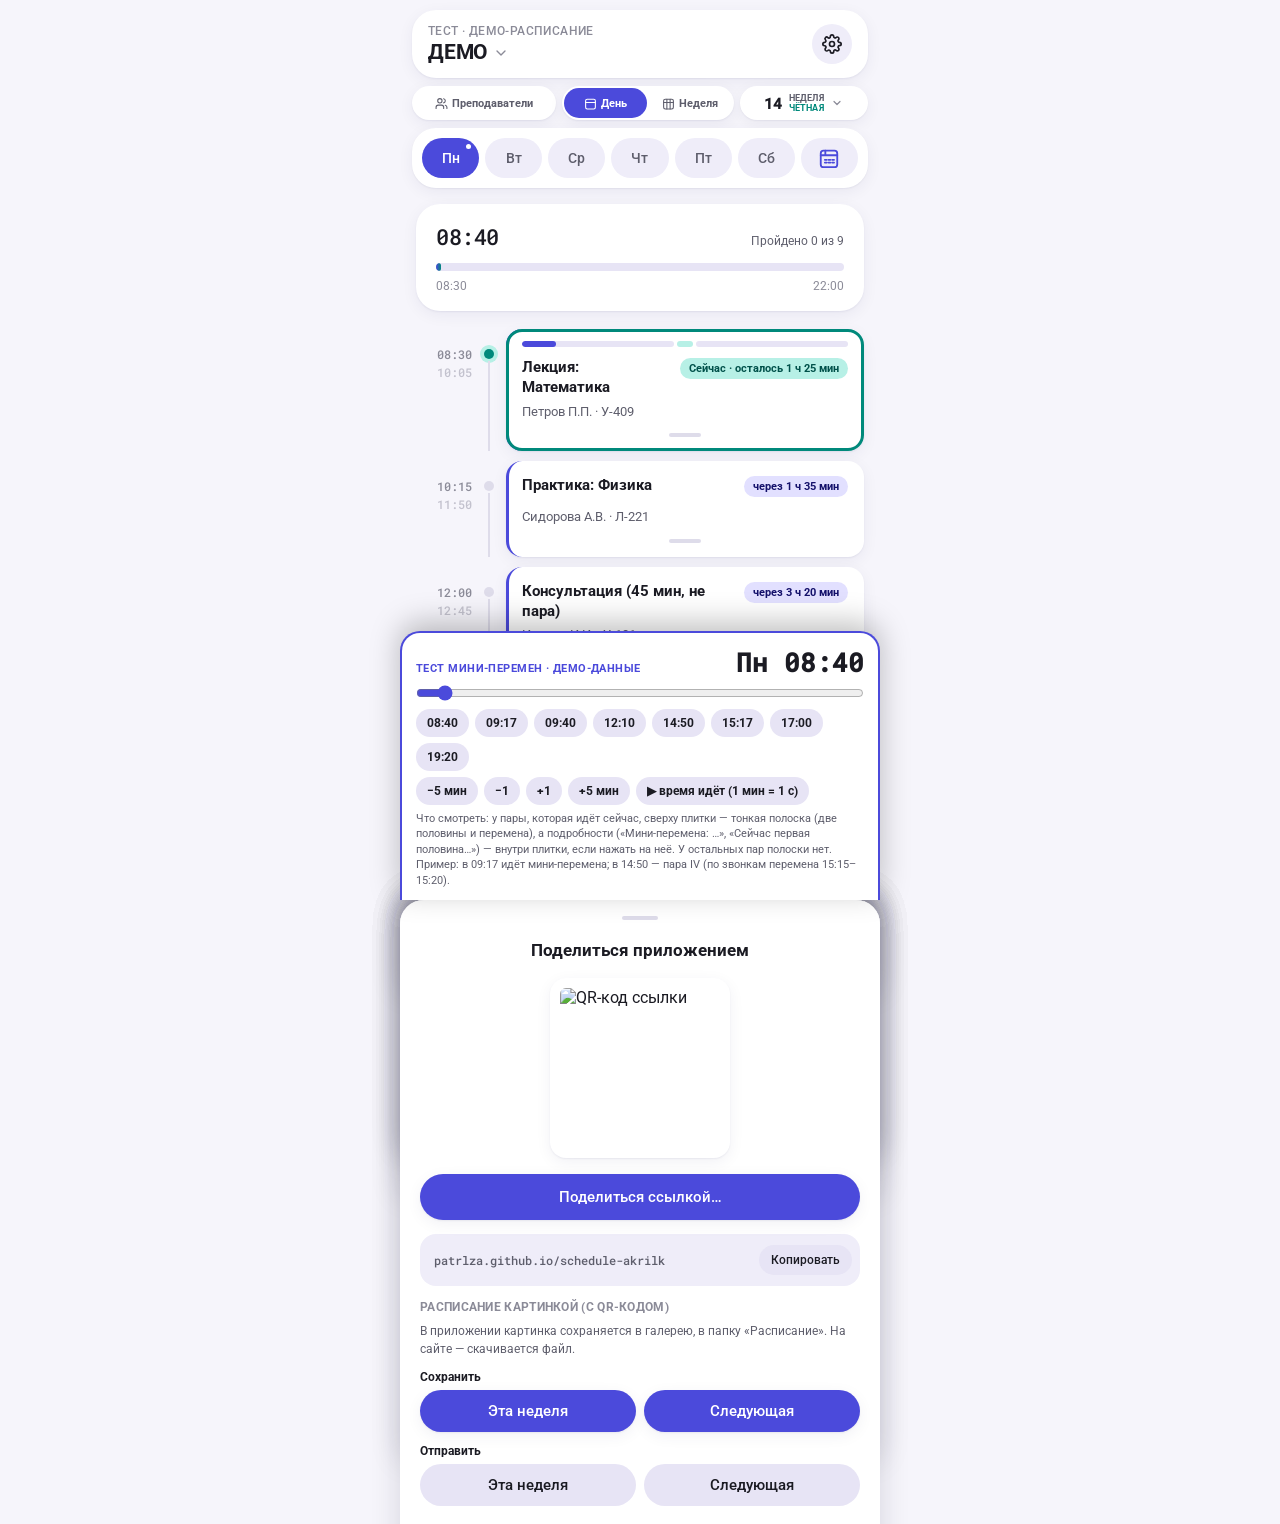
<file: test-bells.html>
<!DOCTYPE html>
<html lang="ru">
<head>
<script>
/* ======================= ТЕСТОВЫЙ РЕЖИМ (файл test-bells.html) =======================
   Это копия обычной страницы с тремя отличиями:
   1) вместо localStorage — временная память, поэтому ваши настоящие данные не затрагиваются;
   2) часы управляются ползунком внизу: «сегодня» — понедельник этой недели, время выбираете вы;
   3) вместо расписания — демо-группа «ДЕМО» с парами по звонкам колледжа.
   Закройте вкладку — тест забудется. */
(function(){
  var RealDate = Date;

  // 1) временная память
  var mem = {};
  var fake = {
    getItem: function(k){ return Object.prototype.hasOwnProperty.call(mem, k) ? mem[k] : null; },
    setItem: function(k, v){ mem[k] = String(v); },
    removeItem: function(k){ delete mem[k]; },
    clear: function(){ mem = {}; },
    key: function(i){ return Object.keys(mem)[i] || null; }
  };
  Object.defineProperty(fake, 'length', { get: function(){ return Object.keys(mem).length; } });
  try{ Object.defineProperty(window, 'localStorage', { configurable:true, get:function(){ return fake; } }); }catch(e){}
  // запасной вариант для браузеров, где подменить свойство нельзя
  try{
    Storage.prototype.getItem = fake.getItem; Storage.prototype.setItem = fake.setItem;
    Storage.prototype.removeItem = fake.removeItem; Storage.prototype.clear = fake.clear;
  }catch(e){}

  // 2) управляемые часы
  var monday = new RealDate(); monday.setHours(0,0,0,0);
  monday.setDate(monday.getDate() - ((monday.getDay()+6)%7));
  var baseMs = monday.getTime();
  var minutes = 8*60+40;
  function nowMs(){ return baseMs + minutes*60000; }
  function FakeDate(){
    var a = [].slice.call(arguments);
    if(!(this instanceof FakeDate)) return new RealDate(nowMs()).toString();
    if(a.length === 0) return new RealDate(nowMs());
    return new (Function.prototype.bind.apply(RealDate, [null].concat(a)))();
  }
  FakeDate.prototype = RealDate.prototype;
  FakeDate.now = nowMs; FakeDate.UTC = RealDate.UTC; FakeDate.parse = RealDate.parse;
  window.Date = FakeDate;

  // приложение раз в 20 секунд само обновляет плитки — запоминаем эту функцию, чтобы вызывать её по ползунку
  var realSI = window.setInterval;
  window.setInterval = function(fn, ms){ if(ms === 20000) window.__appTick = fn; return realSI.apply(window, arguments); };

  // 3) демо-расписание
  function L(s, e, subject, room, teacher){
    function lab(m){ return ('0'+Math.floor(m/60)).slice(-2)+':'+('0'+(m%60)).slice(-2); }
    return { startMin:s, endMin:e, startLabel:lab(s), endLabel:lab(e), time:lab(s)+'-'+lab(e), subject:subject, teacher:teacher||'Иванов И.И.', room:room||'У-409', note:'', parity:null };
  }
  var day = [
    L(510, 605, 'Лекция: Математика', 'У-409', 'Петров П.П.'),
    L(615, 710, 'Практика: Физика', 'Л-221', 'Сидорова А.В.'),
    L(720, 765, 'Консультация (45 мин, не пара)', 'У-101', 'Иванов И.И.'),
    L(770, 865, 'Лекция: Информатика', 'Л-306', 'Орлова Н.В.'),
    L(870, 965, 'Практика: Основы права (в таблице 14:30, по звонкам 14:35)', 'У-202', 'Крутова И.Ю.'),
    L(970, 1040, 'Лекция: Химия (16:10–17:20)', 'У-415', 'Рыбникова Л.С.'),
    L(1045, 1130, 'Практика: Английский язык (17:25–18:50)', 'У-405', 'Аникина Т.В.'),
    L(1140, 1225, 'Вечерняя пара I', 'У-409', 'Иванов И.И.'),
    L(1235, 1320, 'Вечерняя пара II', 'У-409', 'Иванов И.И.')
  ];
  var days = ['ПОНЕДЕЛЬНИК','ВТОРНИК','СРЕДА','ЧЕТВЕРГ','ПЯТНИЦА','СУББОТА'], by = {};
  days.forEach(function(d){ by[d] = day.map(function(x){ return Object.assign({}, x); }); });
  var parsed = { term:'ТЕСТ · демо-расписание', dayOrder:days, groups:['ДЕМО'], totalLessons:day.length*6, byGroup:{ 'ДЕМО':by } };
  mem['schedule-app-state-v1-spo'] = JSON.stringify({ parsed:parsed, selectedGroup:'ДЕМО', savedAt:new RealDate(nowMs()).toISOString(), fileName:'ДЕМО-расписание (тест)', parserVersion:5 });
  mem['schedule-app-prefs-v1'] = JSON.stringify({ theme:'system', scheduleType:'spo', myGroup:{ type:'spo', group:'ДЕМО' } });
  mem['schedule-disclaimer-ack-v1'] = '1';

  // 4) панель управления временем
  function fmt(m){ return ('0'+Math.floor(m/60)).slice(-2)+':'+('0'+(m%60)).slice(-2); }
  var timer = null, speedOn = false;
  function apply(){
    var lab = document.getElementById('tp-time'); if(lab) lab.textContent = 'Пн '+fmt(minutes);
    var sl = document.getElementById('tp-range'); if(sl) sl.value = minutes;
    if(window.__appTick) { try{ window.__appTick(); }catch(e){} }
  }
  function setMinutes(m){ minutes = Math.max(480, Math.min(1320, Math.round(m))); apply(); }
  window.__testSetMinutes = setMinutes;

  function build(){
    var css = document.createElement('style');
    css.textContent = 'body{padding-bottom:230px !important;}'+
      '#test-panel{position:fixed;left:0;right:0;bottom:0;z-index:100;display:flex;justify-content:center;pointer-events:none;}'+
      '#test-panel .tp{pointer-events:auto;width:100%;max-width:480px;background:#fff;color:#1B1B23;border:2px solid #4B4ADB;border-bottom:none;border-radius:20px 20px 0 0;padding:12px 14px calc(12px + env(safe-area-inset-bottom));box-shadow:0 -8px 30px rgba(0,0,0,.25);font-family:Roboto,Arial,sans-serif;}'+
      '#test-panel .tp-top{display:flex;align-items:baseline;justify-content:space-between;gap:8px;}'+
      '#test-panel .tp-title{font-size:11px;font-weight:700;letter-spacing:.04em;text-transform:uppercase;color:#4B4ADB;}'+
      '#tp-time{font-size:26px;font-weight:700;font-family:"Roboto Mono",monospace;}'+
      '#tp-range{width:100%;margin:6px 0 8px;accent-color:#4B4ADB;}'+
      '#test-panel .tp-row{display:flex;flex-wrap:wrap;gap:6px;margin-bottom:6px;}'+
      '#test-panel button{border:none;border-radius:100px;background:#E7E4F5;color:#1B1B23;font-size:12px;font-weight:600;padding:7px 11px;cursor:pointer;font-family:inherit;}'+
      '#test-panel button.on{background:#4B4ADB;color:#fff;}'+
      '#test-panel .tp-hint{font-size:11px;line-height:1.4;color:#5E5E6C;}';
    document.head.appendChild(css);
    var box = document.createElement('div'); box.id = 'test-panel';
    box.innerHTML = '<div class="tp">'+
      '<div class="tp-top"><span class="tp-title">Тест мини-перемен · демо-данные</span><span id="tp-time">Пн 08:40</span></div>'+
      '<input id="tp-range" type="range" min="480" max="1320" step="1" value="520">'+
      '<div class="tp-row" id="tp-presets"></div>'+
      '<div class="tp-row">'+
        '<button data-d="-5">−5 мин</button><button data-d="-1">−1</button><button data-d="1">+1</button><button data-d="5">+5 мин</button>'+
        '<button id="tp-play">▶ время идёт (1 мин = 1 с)</button>'+
      '</div>'+
      '<div class="tp-hint">Что смотреть: у пары, которая идёт сейчас, сверху плитки — тонкая полоска (две половины и перемена), '+
      'а подробности («Мини-перемена: …», «Сейчас первая половина…») — внутри плитки, если нажать на неё. У остальных пар полоски нет. '+
      'Пример: в 09:17 идёт мини-перемена; в 14:50 — пара IV (по звонкам перемена 15:15–15:20).</div>'+
    '</div>';
    document.body.appendChild(box);
    var presets = ['08:40','09:17','09:40','12:10','14:50','15:17','17:00','19:20'];
    var pr = document.getElementById('tp-presets');
    presets.forEach(function(t){
      var b = document.createElement('button'); b.textContent = t;
      b.onclick = function(){ var p = t.split(':'); setMinutes(+p[0]*60 + +p[1]); };
      pr.appendChild(b);
    });
    document.getElementById('tp-range').oninput = function(){ setMinutes(+this.value); };
    [].forEach.call(box.querySelectorAll('button[data-d]'), function(b){ b.onclick = function(){ setMinutes(minutes + +b.getAttribute('data-d')); }; });
    document.getElementById('tp-play').onclick = function(){
      speedOn = !speedOn; this.classList.toggle('on', speedOn);
      clearInterval(timer);
      if(speedOn) timer = setInterval(function(){ if(minutes >= 1320) minutes = 480; setMinutes(minutes + 1); }, 1000);
    };
    // заходим в расписание демо-группы автоматически
    var tries = 0;
    (function enter(){
      var q = document.getElementById('quick-continue'), b = document.getElementById('qc-btn');
      if(b && q && q.style.display !== 'none'){ b.click(); setTimeout(apply, 300); }
      else if(++tries < 60) setTimeout(enter, 200);
    })();
  }
  if(document.readyState === 'loading') document.addEventListener('DOMContentLoaded', build); else build();
})();
</script>

<meta charset="UTF-8">
<meta name="viewport" content="width=device-width, initial-scale=1, viewport-fit=cover">
<title>ТЕСТ · мини-перемены</title>
<link rel="icon" type="image/svg+xml" href="data:image/svg+xml,%3Csvg xmlns='http://www.w3.org/2000/svg' viewBox='0 0 64 64'%3E%3Crect width='64' height='64' rx='16' fill='%234B4ADB'/%3E%3Cg fill='none' stroke='%23fff' stroke-width='4.5' stroke-linecap='round' stroke-linejoin='round' transform='translate(11 11) scale(1.75)'%3E%3Crect x='3' y='4' width='18' height='18' rx='3'/%3E%3Cpath d='M3 9h18M8 4v5'/%3E%3Cpath d='M7.5 14h2M7.5 17h2M11.5 14h2M11.5 17h2M15.5 14h2M15.5 17h2'/%3E%3C/g%3E%3C/svg%3E">
<meta name="theme-color" content="#4B4ADB">
<link rel="stylesheet" href="fonts/fonts.css">
<script src="lib/xlsx.full.min.js"></script>
<script src="lib/qrcode.js"></script>
<script src="teachers-data.js"></script>
<style>
  :root{
    --primary:#4B4ADB;
    --on-primary:#FFFFFF;
    --primary-container:#E2E0FF;
    --on-primary-container:#14116B;
    --secondary:#00897B;
    --secondary-container:#B7F0E6;
    --bg:#F6F5FB;
    --surface:#FFFFFF;
    --surface-container:#EFEDF9;
    --surface-container-high:#E7E4F5;
    --outline:#DEDCEA;
    --text:#1B1B23;
    --text-secondary:#5E5E6C;
    --text-tertiary:#8B8B98;
    --done:#B7BAC9;
    --error:#B3261E;
    --radius-lg:24px;
    --radius-md:16px;
    --radius-sm:10px;
    --shadow:0 1px 2px rgba(20,17,90,.06), 0 4px 16px rgba(20,17,90,.06);
  }
  :root{
    --on-secondary-container:#00514A;
    --accent-solid:#4B4ADB;
    --on-accent-solid:#FFFFFF;
    --error-bg:#FCEEEE;
    --error-border:#F3C6C4;
  }
  html[data-theme="dark"]{
    --primary:#B4B2FF;
    --on-primary:#211F6B;
    --primary-container:#37357F;
    --on-primary-container:#E2E0FF;
    --secondary:#5FDCC9;
    --secondary-container:#00504A;
    --on-secondary-container:#BAF4E8;
    --bg:#131218;
    --surface:#1C1B23;
    --surface-container:#26242E;
    --surface-container-high:#302E3A;
    --outline:#39373F;
    --text:#EAE7F0;
    --text-secondary:#B4B0BE;
    --text-tertiary:#8B8894;
    --done:#4B4954;
    --error:#FF897D;
    --shadow:0 1px 2px rgba(0,0,0,.25), 0 4px 16px rgba(0,0,0,.3);
    --accent-solid:#5654E8;
    --on-accent-solid:#FFFFFF;
    --error-bg:#3D2323;
    --error-border:#5A2E2C;
  }

  /* ---------- Schedule type theming ----------
     СПО (default) stays sine-green (blue/teal, already the base palette above).
     ВО (higher education) gets a red/orange palette instead — same variables,
     so every button, badge and the day-progress gradient repaint automatically. */
  html[data-schedule-type="vo"]{
    --primary:#D8432E;
    --on-primary:#FFFFFF;
    --primary-container:#FBDAD3;
    --on-primary-container:#5E1B0E;
    --secondary:#F0900B;
    --secondary-container:#FFE4B8;
    --on-secondary-container:#6B3D00;
    --accent-solid:#D8432E;
    --on-accent-solid:#FFFFFF;
  }
  html[data-theme="dark"][data-schedule-type="vo"]{
    --primary:#FFB199;
    --on-primary:#5C1400;
    --primary-container:#7A2A11;
    --on-primary-container:#FFDBCB;
    --secondary:#FFC46B;
    --secondary-container:#5C3D00;
    --on-secondary-container:#FFE4B0;
    --accent-solid:#E6532F;
    --on-accent-solid:#FFFFFF;
  }
  /* Вечер (зелёная) и Магистратура (фиолетовая) — свои палитры, как у СПО/ВО */
  html[data-schedule-type="evening"]{
    --primary:#0E8A6B;--on-primary:#FFFFFF;--primary-container:#C6F1E3;--on-primary-container:#00382B;
    --secondary:#6C5CE7;--secondary-container:#E3DEFF;--on-secondary-container:#241A6B;
    --accent-solid:#0E8A6B;--on-accent-solid:#FFFFFF;
  }
  html[data-theme="dark"][data-schedule-type="evening"]{
    --primary:#6FE0BE;--on-primary:#00382B;--primary-container:#005141;--on-primary-container:#C6F1E3;
    --secondary:#BDB4FF;--secondary-container:#3D3485;--on-secondary-container:#E3DEFF;
    --accent-solid:#0E8A6B;--on-accent-solid:#FFFFFF;
  }
  html[data-schedule-type="mag"]{
    --primary:#9333B8;--on-primary:#FFFFFF;--primary-container:#F3D9FF;--on-primary-container:#46005F;
    --secondary:#E0457B;--secondary-container:#FFD9E5;--on-secondary-container:#5E0A2B;
    --accent-solid:#9333B8;--on-accent-solid:#FFFFFF;
  }
  html[data-theme="dark"][data-schedule-type="mag"]{
    --primary:#E6B0FF;--on-primary:#46005F;--primary-container:#6A1B8A;--on-primary-container:#F3D9FF;
    --secondary:#FF9DBB;--secondary-container:#6B1D3B;--on-secondary-container:#FFD9E5;
    --accent-solid:#A63FD0;--on-accent-solid:#FFFFFF;
  }
  html{transition:background-color .2s ease;}
  *{box-sizing:border-box;}
  html,body{height:100%;}
  body{
    margin:0;
    font-family:'Roboto',system-ui,-apple-system,'Segoe UI',sans-serif;
    background:var(--bg);
    color:var(--text);
    -webkit-font-smoothing:antialiased;
    overscroll-behavior-y:contain;
  }
  #app{
    max-width:480px;
    min-height:100vh;
    margin:0 auto;
    background:var(--bg);
    display:flex;
    flex-direction:column;
    position:relative;
  }
  .screen{display:none;flex-direction:column;flex:1;min-height:100vh;}
  .screen.active{display:flex;}
  button{font-family:inherit;cursor:pointer;}
  ::selection{background:var(--primary-container);}

  /* ---------- Onboarding ---------- */
  .onboard{
    flex:1;display:flex;flex-direction:column;justify-content:center;
    padding:calc(24px + env(safe-area-inset-top)) 20px calc(28px + env(safe-area-inset-bottom));
    gap:16px;overflow-y:auto;margin:auto 0;
  }
  .onboard-top-row{display:flex;align-items:center;gap:12px;margin-bottom:2px;}
  .onboard-mark{
    width:44px;height:44px;border-radius:14px;background:var(--primary);
    display:flex;align-items:center;justify-content:center;flex-shrink:0;
    box-shadow:var(--shadow);
  }
  .onboard-mark svg{width:22px;height:22px;}
  .onboard h1{font-size:22px;line-height:1.2;font-weight:700;margin:0;letter-spacing:-.2px;color:var(--text);}

  .quick-continue{
    background:var(--accent-solid);border-radius:var(--radius-lg);padding:14px 16px;
    display:flex;flex-direction:column;gap:8px;box-shadow:var(--shadow);
  }
  .qc-label{font-size:11px;font-weight:600;letter-spacing:.3px;color:rgba(255,255,255,.75);text-transform:uppercase;}
  .qc-btn{
    border:none;background:rgba(255,255,255,.16);border-radius:var(--radius-md);
    padding:12px 14px;display:flex;flex-direction:column;align-items:flex-start;gap:2px;
    color:var(--on-accent-solid);text-align:left;
  }
  .qc-btn:active{background:rgba(255,255,255,.26);}
  .qc-group{font-size:17px;font-weight:700;}
  .qc-sub{font-size:12px;color:rgba(255,255,255,.82);}

  .gh-block{display:flex;flex-direction:column;gap:8px;}
  .gh-label{font-size:12px;font-weight:600;color:var(--text-tertiary);letter-spacing:.3px;text-transform:uppercase;padding:0 2px;}
  .gh-card{
    background:var(--surface);border-radius:var(--radius-lg);padding:16px 18px;
    box-shadow:var(--shadow);display:flex;flex-direction:column;gap:4px;text-align:left;
    border:none;width:100%;
  }
  .gh-card:active{background:var(--surface-container);}
  .gh-loading{flex-direction:row;align-items:center;gap:10px;color:var(--text-secondary);font-size:14px;}
  .spinner-dark{border-color:rgba(75,74,219,.2);border-top-color:var(--primary);}
  .gh-card .gh-name{font-size:16px;font-weight:700;color:var(--text);}
  .gh-card .gh-meta{font-size:12px;color:var(--text-tertiary);}
  .gh-card .gh-tag{
    display:inline-flex;align-self:flex-start;font-size:11px;font-weight:700;letter-spacing:.3px;
    color:var(--secondary);background:var(--secondary-container);padding:3px 8px;border-radius:100px;
    margin-bottom:2px;text-transform:uppercase;
  }
  .gh-error{color:var(--text-tertiary);font-size:13px;padding:4px 2px;}

  .tile-upload{
    display:flex;align-items:center;gap:14px;
    border:2px dashed var(--outline);border-radius:var(--radius-lg);
    background:var(--surface);padding:16px 18px;transition:border-color .15s ease, background .15s ease;
  }
  .tile-upload.drag{border-color:var(--primary);background:var(--primary-container);}
  .tile-upload-icon{
    width:42px;height:42px;border-radius:12px;background:var(--surface-container-high);
    display:flex;align-items:center;justify-content:center;flex-shrink:0;color:var(--text-secondary);
  }
  .tile-upload-icon svg{width:22px;height:22px;}
  .tile-upload .drop-title{font-size:15px;font-weight:600;margin-bottom:2px;}
  .tile-upload .drop-sub{font-size:12px;color:var(--text-tertiary);}

  .gh-older-wrap{display:flex;flex-direction:column;gap:8px;}
  .gh-expand-btn{
    display:flex;align-items:center;justify-content:center;gap:6px;
    border:none;background:transparent;color:var(--text-secondary);font-size:13px;font-weight:500;
    padding:8px;border-radius:100px;
  }
  .gh-expand-btn svg{width:15px;height:15px;transition:transform .2s ease;}
  .gh-expand-btn.open svg{transform:rotate(180deg);}
  .gh-older-list{display:flex;flex-direction:column;gap:8px;}
  .gh-older-item{
    display:flex;flex-direction:column;gap:2px;text-align:left;
    background:var(--surface-container);border:none;border-radius:var(--radius-md);
    padding:11px 14px;
  }
  .gh-older-item:active{background:var(--surface-container-high);}
  .gh-older-item .gh-name{font-size:14px;font-weight:600;color:var(--text);}
  .gh-older-item .gh-meta{font-size:12px;color:var(--text-tertiary);}

  .drop{
    border:2px dashed var(--outline);
    border-radius:var(--radius-lg);
    background:var(--surface);
    padding:28px 20px;
    text-align:center;
    transition:border-color .15s ease, background .15s ease;
  }
  .drop.drag{border-color:var(--primary);background:var(--primary-container);}
  .drop svg{width:36px;height:36px;color:var(--text-tertiary);margin-bottom:10px;}
  .drop .drop-title{font-size:15px;font-weight:500;margin-bottom:4px;}
  .drop .drop-sub{font-size:13px;color:var(--text-tertiary);}
  .btn{
    border:none;border-radius:100px;padding:14px 24px;font-size:15px;font-weight:500;
    display:inline-flex;align-items:center;justify-content:center;gap:8px;
    transition:transform .08s ease, box-shadow .15s ease, background .15s ease;
  }
  .btn:active{transform:scale(.97);}
  .btn-filled{background:var(--primary);color:var(--on-primary);box-shadow:var(--shadow);}
  .btn-tonal{background:var(--surface-container-high);color:var(--text);}
  .btn-text{background:transparent;color:var(--primary);padding:10px 16px;}
  .btn-block{width:100%;}
  .file-input{display:none;}
  .err-box{
    background:var(--error-bg);border:1px solid var(--error-border);color:var(--error);
    border-radius:var(--radius-md);padding:14px 16px;font-size:14px;line-height:1.5;
    display:none;
  }
  .err-box.show{display:block;}
  .err-box.info{background:var(--primary-container);border-color:transparent;color:var(--on-primary-container);}
  .spinner{
    width:20px;height:20px;border-radius:50%;
    border:3px solid rgba(255,255,255,.4);border-top-color:#fff;
    animation:spin .7s linear infinite;
  }
  @keyframes spin{to{transform:rotate(360deg);}}

  /* ---------- Group picker ---------- */
  .picker{flex:1;display:flex;flex-direction:column;}
  .picker-top{
    padding:calc(18px + env(safe-area-inset-top)) 20px 14px;
    background:var(--surface);
    border-bottom:1px solid var(--outline);
  }
  .picker-top h2{margin:2px 0 4px;font-size:20px;font-weight:600;color:var(--text);}
  .picker-top p{margin:0 0 14px;font-size:14px;color:var(--text-secondary);}
  .search{
    display:flex;align-items:center;gap:8px;
    background:var(--surface-container);border-radius:100px;
    padding:10px 16px;
  }
  .search svg{width:18px;height:18px;color:var(--text-tertiary);flex-shrink:0;}
  .search input{
    border:none;background:transparent;outline:none;font-size:15px;
    width:100%;font-family:inherit;color:var(--text);
  }
  .group-list{flex:1;overflow-y:auto;padding:10px 12px calc(20px + env(safe-area-inset-bottom));}
  .block-label{
    font-size:12px;font-weight:600;letter-spacing:.3px;color:var(--text-tertiary);
    padding:14px 12px 6px;
  }
  .group-list{
    display:grid;grid-template-columns:repeat(2,1fr);gap:12px;
    align-content:start;grid-auto-rows:min-content;
    padding:6px 16px calc(24px + env(safe-area-inset-bottom));
  }
  .group-item{
    display:flex;flex-direction:column;align-items:center;justify-content:center;
    text-align:center;gap:4px;min-height:88px;
    padding:18px 10px;border-radius:var(--radius-md);
    background:var(--surface);box-shadow:var(--shadow);border:2px solid transparent;
    transition:transform .08s ease, background .12s ease;
  }
  .group-item:active{transform:scale(.96);background:var(--surface-container);}
  .group-item.wide{grid-column:1/-1;min-height:72px;padding:14px 16px;}
  .group-item.selected{border-color:var(--primary);background:var(--primary-container);}
  .group-item .g-name{font-size:16px;font-weight:700;letter-spacing:-.1px;color:var(--text);}
  .group-item .g-hint{font-size:11px;color:var(--text-tertiary);}
  .group-item.selected .g-hint{color:var(--on-primary-container);opacity:.7;}
  .empty-note{grid-column:1/-1;padding:30px 20px;text-align:center;color:var(--text-tertiary);font-size:14px;}

  /* ---------- Main ---------- */
  .header-sticky{
    position:sticky;top:0;z-index:5;background:var(--bg);
    padding:calc(10px + env(safe-area-inset-top)) 12px 10px;
    display:flex;flex-direction:column;gap:8px;
  }
  .topbar{
    padding:14px 16px;
    background:var(--surface);
    border-radius:var(--radius-lg);
    box-shadow:var(--shadow);
    display:flex;align-items:flex-start;justify-content:space-between;
    gap:10px;
  }
  .topbar-left{min-width:0;flex:1;}
  .term-title{font-size:12px;color:var(--text-tertiary);font-weight:500;text-transform:uppercase;letter-spacing:.4px;
    white-space:nowrap;overflow:hidden;text-overflow:ellipsis;}
  .topbar-group-row{display:flex;align-items:center;justify-content:space-between;gap:10px;margin-top:2px;}
  .tg-link{
    display:flex;align-items:center;gap:4px;flex-shrink:0;
    font-size:12px;font-weight:500;color:var(--primary);text-decoration:none;
    background:var(--primary-container);padding:5px 10px 5px 7px;border-radius:100px;
  }
  .tg-link svg{width:13px;height:13px;flex-shrink:0;}
  .tg-link:active{opacity:.7;}
  .group-btn{
    display:flex;align-items:center;gap:6px;background:none;border:none;padding:2px 0 0;
    font-size:21px;font-weight:700;color:var(--text);letter-spacing:-.2px;
  }
  .group-btn svg{width:16px;height:16px;color:var(--text-tertiary);margin-top:2px;}
  .icon-btn{
    width:40px;height:40px;border-radius:50%;border:none;background:var(--surface-container);
    display:flex;align-items:center;justify-content:center;flex-shrink:0;
  }
  .icon-btn svg{width:20px;height:20px;color:var(--text);}
  .icon-btn:active{background:var(--surface-container-high);}

  .type-toggle{
    height:34px;box-sizing:border-box;align-self:flex-start;
    display:inline-flex;align-items:center;background:var(--surface);border-radius:100px;
    box-shadow:var(--shadow);padding:3px;gap:3px;
  }
  .type-toggle-btn{
    height:100%;box-sizing:border-box;border:none;background:transparent;padding:0 12px;
    border-radius:100px;font-size:12px;font-weight:700;letter-spacing:.2px;color:var(--text-secondary);
  }
  .type-toggle-btn.active{background:var(--primary);color:var(--on-primary);}
  /* Вторая строка экрана входа: поиск + четыре раздела, всегда в один ряд и подстраиваются под ширину экрана */
  .type-row{display:flex;align-items:center;gap:8px;}
  .type-row .type-toggle{flex:1 1 auto;min-width:0;align-self:center;}
  .type-row .type-toggle-btn{flex:1 1 0;min-width:0;padding:0 4px;white-space:nowrap;text-align:center;}
  @media (max-width:400px){ .type-row .type-toggle-btn{font-size:11.5px;letter-spacing:0;} }
  @media (max-width:340px){ .type-row{gap:6px;} .type-row .type-toggle-btn{font-size:10.5px;} }

  /* ---------- Поиск группы по всем расписаниям (экран входа) ---------- */
  .icon-btn.search-open-btn{width:34px;height:34px;flex-shrink:0;background:var(--surface);box-shadow:var(--shadow);}
  .icon-btn.search-open-btn svg{width:18px;height:18px;}
  .icon-btn.search-open-btn.active{background:var(--primary);}
  .icon-btn.search-open-btn.active svg{color:var(--on-primary);}
  .onboard.searching{justify-content:flex-start;margin:0;}
  .onboard.searching .hide-on-search{display:none !important;}
  #search-panel{display:flex;flex-direction:column;gap:12px;}
  .search-status{font-size:12px;color:var(--text-tertiary);display:flex;align-items:center;gap:8px;min-height:18px;line-height:1.4;}
  .search-results{display:grid;grid-template-columns:repeat(2,1fr);gap:10px;}
  #search-panel .search{background:var(--surface);box-shadow:var(--shadow);}

  /* Кнопки режимов сами делят ширину экрана: если все три не влезают в строку —
     лишняя переносится вниз и растягивается на всю ширину (никакой прокрутки). */
  .toggles-row{display:flex;flex-wrap:nowrap;align-items:stretch;gap:6px;}
  .toggles-row > *{flex:1 1 auto;min-width:0;}
  .mode-btn{
    height:34px;box-sizing:border-box;
    display:inline-flex;align-items:center;justify-content:center;gap:4px;
    border:none;background:var(--surface);border-radius:100px;box-shadow:var(--shadow);
    padding:0 10px;font-size:11px;font-weight:600;color:var(--text-secondary);
    white-space:nowrap;
  }
  .mode-btn svg{width:13px;height:13px;flex-shrink:0;}
  .mode-btn.active{background:var(--primary);color:var(--on-primary);}
  .view-toggle{
    height:34px;box-sizing:border-box;
    display:inline-flex;align-items:center;background:var(--surface);border-radius:100px;
    box-shadow:var(--shadow);padding:2px;gap:2px;
  }
  .vt-btn{
    flex:1 1 0;min-width:0;
    height:100%;box-sizing:border-box;
    border:none;background:transparent;padding:0 10px;border-radius:100px;
    font-size:11px;font-weight:600;color:var(--text-secondary);white-space:nowrap;
    display:flex;align-items:center;justify-content:center;gap:4px;
  }
  .vt-btn svg{width:13px;height:13px;flex-shrink:0;}
  .vt-btn.active{background:var(--primary);color:var(--on-primary);}

  .week-badge{
    height:34px;box-sizing:border-box;
    display:inline-flex;align-items:center;gap:7px;justify-content:center;
    background:var(--surface);border-radius:100px;box-shadow:var(--shadow);
    padding:0 12px 0 11px;white-space:nowrap;
    border:none;font-family:inherit;color:inherit;cursor:pointer;
  }
  .week-badge .wb-text{display:flex;flex-direction:column;line-height:1.15;text-align:left;}
  .week-badge .wb-word{font-size:9px;font-weight:600;color:var(--text-secondary);text-transform:uppercase;letter-spacing:.2px;}
  .week-badge .wb-parity{font-size:9px;font-weight:700;text-transform:uppercase;letter-spacing:.2px;color:var(--text-tertiary);}
  .week-badge .wb-num{font-family:'Roboto Mono',monospace;font-size:15px;font-weight:700;color:var(--text);}
  .week-badge.is-even .wb-parity{color:var(--secondary);}
  .week-badge.is-odd .wb-parity{color:var(--primary);}

  .day-tabs{
    display:flex;gap:6px;padding:10px;overflow-x:auto;
    background:var(--surface);border-radius:var(--radius-lg);box-shadow:var(--shadow);
    scrollbar-width:none;
  }
  .day-tabs::-webkit-scrollbar{display:none;}
  .day-tab{
    flex:1 1 0;min-width:0;text-align:center;border:none;border-radius:100px;padding:9px 4px;
    font-size:14px;font-weight:500;background:var(--surface-container);color:var(--text-secondary);
    position:relative;
  }
  .day-tab.active{background:var(--primary);color:var(--on-primary);}
  .day-tab .dot{
    position:absolute;top:6px;right:8px;width:5px;height:5px;border-radius:50%;background:var(--secondary);
  }
  .day-tab.active .dot{background:var(--on-primary);}

  .content{flex:1;padding:6px 16px calc(32px + env(safe-area-inset-bottom));}
  .week-day-block{margin-bottom:22px;}
  .week-day-head{
    display:flex;align-items:center;gap:8px;padding:4px 4px 10px;
    font-size:15px;font-weight:700;
  }
  .week-today-badge{
    font-size:11px;font-weight:600;color:var(--on-primary);background:var(--primary);
    padding:2px 9px;border-radius:100px;
  }
  .week-past-badge{color:var(--text-tertiary);background:var(--surface-container-high);}
  .week-empty{padding:6px 4px 4px;font-size:13px;color:var(--text-tertiary);}
  .week-progress{height:5px;border-radius:100px;background:var(--surface-container-high);overflow:hidden;margin:0 4px 12px;}
  .week-progress-fill{height:100%;border-radius:100px;background:linear-gradient(90deg,var(--primary),var(--secondary));}

  .progress-card{
    background:var(--surface);border-radius:var(--radius-lg);padding:18px 20px;
    margin-bottom:18px;box-shadow:var(--shadow);
  }
  .progress-top{display:flex;align-items:baseline;justify-content:space-between;margin-bottom:12px;}
  .progress-top .now{font-family:'Roboto Mono',monospace;font-size:22px;font-weight:500;letter-spacing:-.5px;}
  .progress-top .label{font-size:12px;color:var(--text-secondary);text-align:right;}
  .progress-track{height:8px;border-radius:100px;background:var(--surface-container-high);overflow:hidden;}
  .progress-fill{height:100%;border-radius:100px;background:linear-gradient(90deg,var(--primary),var(--secondary));
    width:0%;transition:width .6s ease;}
  .progress-foot{display:flex;justify-content:space-between;margin-top:8px;font-size:12px;color:var(--text-tertiary);}

  .empty-state{
    text-align:center;padding:60px 24px 40px;color:var(--text-secondary);
  }
  .empty-state svg{width:52px;height:52px;color:var(--text-tertiary);margin-bottom:14px;}
  .empty-state .es-title{font-size:16px;font-weight:600;color:var(--text);margin-bottom:6px;}
  .empty-state .es-sub{font-size:14px;line-height:1.5;}

  .timeline{list-style:none;margin:0;padding:0;}
  .lesson{
    display:flex;gap:12px;margin-bottom:10px;
  }
  #content.rise .lesson{animation:rise .35s ease both;}
  @keyframes rise{from{opacity:0;transform:translateY(6px);}to{opacity:1;transform:translateY(0);}}
  /* Плавное обновление по таймеру: плитки не перерисовываются, а только мягко меняют яркость там, где изменился текст/статус */
  @keyframes tickfade{0%{opacity:.35;}100%{opacity:1;}}
  .tick-fade{animation:tickfade .9s ease;}
  .lesson-card, .status-chip{transition:background-color .6s ease, box-shadow .6s ease, color .6s ease;}
  .progress-fill, .week-progress-fill{transition:width .8s ease;}
  .lesson-time{
    flex-shrink:0;width:56px;padding-top:16px;text-align:right;
    font-family:'Roboto Mono',monospace;font-size:12px;color:var(--text-tertiary);line-height:1.5;
  }
  .lesson-time .end{color:#C3C2CE;}
  .lesson-rail{display:flex;flex-direction:column;align-items:center;flex-shrink:0;padding-top:20px;}
  .lesson-dot{width:10px;height:10px;border-radius:50%;background:var(--outline);flex-shrink:0;}
  .lesson-line{width:2px;flex:1;background:var(--outline);margin-top:2px;min-height:16px;}
  .lesson-card{
    flex:1;background:var(--surface);border-radius:var(--radius-md);padding:14px 16px 14px 13px;
    box-shadow:var(--shadow);min-width:0;
    border-left:3px solid var(--primary);
  }
  .lesson-head{display:flow-root;margin-bottom:4px;}
  .lesson-subject{font-size:15px;font-weight:600;line-height:1.35;min-width:0;overflow-wrap:break-word;}
  .lesson-meta{font-size:13px;color:var(--text-secondary);line-height:1.5;margin-top:2px;clear:both;}
  .lesson-note{
    display:inline-block;margin-top:6px;font-size:12px;font-weight:500;color:var(--primary);
    background:var(--primary-container);padding:2px 8px;border-radius:100px;clear:both;
  }
  .status-chip{
    float:right;margin:1px 0 6px 10px;font-size:11px;font-weight:600;padding:4px 9px;border-radius:100px;
    white-space:nowrap;
  }
  .status-current{background:var(--secondary-container);color:var(--on-secondary-container);}
  .status-upcoming{background:var(--primary-container);color:var(--on-primary-container);}
  .status-done{background:transparent;color:var(--text-tertiary);}
  .status-ghost{background:transparent;color:var(--text-tertiary);font-style:italic;}

  .lesson.is-done .lesson-card{background:var(--surface-container);box-shadow:none;}
  .lesson.is-done .lesson-subject{color:var(--text-secondary);}
  .lesson.is-done .lesson-dot{background:var(--done);}
  .lesson.is-current .lesson-card{outline:3px solid var(--secondary);outline-offset:-3px;}
  .lesson.is-current .lesson-dot{background:var(--secondary);box-shadow:0 0 0 4px var(--secondary-container);}

  .lesson.is-tappable .lesson-card{cursor:pointer;}
  .lesson-handle{width:32px;height:4px;border-radius:100px;background:var(--outline);margin:12px auto 0;clear:both;}
  .lesson-actions{
    display:flex;flex-direction:column;gap:8px;max-height:0;opacity:0;overflow:hidden;margin-top:0;
    transition:max-height .25s ease, opacity .2s ease, margin-top .25s ease;
  }
  .lesson.expanded .lesson-actions{max-height:340px;opacity:1;margin-top:8px;}
  .lesson-teacher-full{
    font-size:12px;font-weight:600;color:var(--text-secondary);line-height:1.3;
  }
  .lesson-actions-btns{display:flex;gap:8px;}
  .lesson-room-info{display:flex;flex-direction:column;gap:2px;font-size:12px;color:var(--text-secondary);line-height:1.35;}
  .lesson-room-info .lr-room{font-weight:600;color:var(--text);}
  .app-ico{display:inline-flex;align-items:center;justify-content:center;color:var(--primary);vertical-align:middle;}
  .app-ico svg{width:22px;height:22px;}
  .day-tab.active .app-ico{color:var(--on-primary);}
  .lesson-action-btn{
    flex:1;border:none;border-radius:100px;background:var(--surface-container-high);color:var(--text);
    font-size:12px;font-weight:600;padding:9px 10px;display:flex;align-items:center;justify-content:center;gap:6px;
  }
  .lesson-action-btn:active{background:var(--outline);}
  .lesson-action-btn svg{width:15px;height:15px;flex-shrink:0;}
  .lesson.expanded{position:relative;z-index:16;}
  .lesson.expanded .lesson-card{box-shadow:0 6px 24px rgba(20,17,50,.2);}
  .lesson-scrim{
    position:fixed;inset:0;background:rgba(20,17,50,.4);opacity:0;pointer-events:none;
    transition:opacity .2s ease;z-index:15;
  }
  .lesson-scrim.show{opacity:1;pointer-events:auto;}

  .lesson.is-ghost .lesson-card{background:transparent;box-shadow:none;border:2px dashed var(--outline);opacity:.6;}
  .lesson.is-ghost .lesson-subject{color:var(--text-tertiary);}
  .lesson.is-ghost .lesson-meta{color:var(--text-tertiary);}
  .lesson.is-ghost .lesson-dot{background:var(--surface);border:3px solid var(--outline);}

  .lesson.is-break .lesson-card{
    background:transparent;box-shadow:none;border:2px dashed var(--outline);padding:10px 16px;
  }
  .lesson.is-break .lesson-subject{font-size:14px;font-weight:600;color:var(--text-secondary);display:flex;align-items:center;gap:6px;}
  .lesson.is-break .lesson-subject svg{width:15px;height:15px;flex-shrink:0;}
  .lesson.is-break .lesson-dot{background:var(--surface);border:3px solid var(--outline);}
  .lesson.is-break.is-done .lesson-card{border-color:var(--outline);opacity:.6;}
  .lesson.is-break.is-current .lesson-card{border:2px dashed var(--secondary);background:var(--secondary-container);opacity:1;}
  .lesson.is-break.is-current .lesson-subject{color:var(--on-secondary-container);}

  /* ---------- Bottom sheet ---------- */
  .scrim{
    position:fixed;inset:0;background:rgba(20,17,50,.4);opacity:0;pointer-events:none;
    transition:opacity .2s ease;z-index:20;
  }
  .scrim.show{opacity:1;pointer-events:auto;}
  .sheet{
    position:fixed;left:50%;bottom:0;transform:translate(-50%,100%);
    width:100%;max-width:480px;background:var(--surface);
    border-radius:24px 24px 0 0;padding:8px 20px calc(24px + env(safe-area-inset-bottom));
    z-index:21;transition:transform .25s cubic-bezier(.2,.8,.3,1);
    box-shadow:0 -8px 30px rgba(20,17,50,.15);
  }
  .sheet.show{transform:translate(-50%,0);}
  .sheet-handle{width:36px;height:4px;border-radius:100px;background:var(--outline);margin:8px auto 16px;}
  .sheet-row{
    display:flex;align-items:center;gap:14px;padding:14px 4px;border:none;background:none;
    width:100%;text-align:left;font-size:15px;color:var(--text);border-radius:var(--radius-sm);
    text-decoration:none;cursor:pointer;
  }
  .sheet-row:active{background:var(--surface-container);}
  .sheet-row svg{width:20px;height:20px;color:var(--text-secondary);flex-shrink:0;}
  .sheet-row.danger{color:var(--error);}
  .sheet-row.danger svg{color:var(--error);}
  .sheet-info{padding:2px 4px 14px;font-size:12px;color:var(--text-tertiary);border-bottom:1px solid var(--outline);margin-bottom:6px;}

  .sheet-toggle-row{
    display:flex;align-items:center;justify-content:space-between;gap:12px;
    padding:12px 4px;
  }
  .sheet-toggle-row.is-disabled{opacity:.45;}
  .sheet-toggle-row.is-disabled .switch{pointer-events:none;cursor:default;}
  .sheet-toggle-label{display:flex;align-items:center;gap:14px;font-size:15px;color:var(--text);}
  .sheet-toggle-label svg{width:20px;height:20px;color:var(--text-secondary);flex-shrink:0;}
  .sheet-toggle-soon{
    font-size:10px;font-weight:700;color:var(--text-tertiary);background:var(--surface-container-high);
    padding:2px 7px;border-radius:100px;text-transform:uppercase;letter-spacing:.3px;margin-left:-4px;
  }
  .switch{
    width:46px;height:27px;border-radius:100px;border:none;background:var(--outline);
    position:relative;flex-shrink:0;transition:background .18s ease;padding:0;
  }
  .switch .switch-knob{
    position:absolute;top:3px;left:3px;width:21px;height:21px;border-radius:50%;
    background:#fff;box-shadow:0 1px 3px rgba(0,0,0,.25);transition:transform .18s ease;
  }
  .switch[aria-checked="true"]{background:var(--primary);}
  .switch[aria-checked="true"] .switch-knob{transform:translateX(19px);}

  /* ---------- Share sheet ---------- */
  .share-title{font-size:17px;font-weight:700;text-align:center;padding:4px 4px 14px;}
  .share-qr-wrap{display:flex;justify-content:center;padding:4px 4px 16px;}
  .share-qr-wrap img{
    border-radius:var(--radius-md);background:#fff;padding:10px;box-shadow:var(--shadow);
    -webkit-touch-callout:none;-webkit-user-select:none;user-select:none;pointer-events:none;
  }
  .share-link-row{
    display:flex;align-items:center;gap:8px;background:var(--surface-container);
    border-radius:var(--radius-md);padding:11px 8px 11px 14px;margin-top:14px;
  }
  .share-link-text{flex:1;font-size:12px;color:var(--text-secondary);font-family:'Roboto Mono',monospace;
    overflow:hidden;text-overflow:ellipsis;white-space:nowrap;}
  .share-copy-btn{
    border:none;background:var(--surface-container-high);color:var(--text);font-size:12px;font-weight:500;
    padding:8px 12px;border-radius:100px;flex-shrink:0;
  }
  .share-copy-btn.copied{background:var(--secondary-container);color:var(--on-secondary-container);}

  .week-badge .wb-chev{width:12px;height:12px;color:var(--text-tertiary);flex-shrink:0;}
  .week-badge:active{background:var(--surface-container);}

  /* ---------- Week parity sheet ---------- */
  .week-info-row{
    display:flex;align-items:center;justify-content:space-between;gap:12px;
    padding:12px 14px;background:var(--surface-container);border-radius:var(--radius-md);margin-bottom:8px;
  }
  .wi-label{font-size:11px;font-weight:600;color:var(--text-tertiary);text-transform:uppercase;letter-spacing:.3px;}
  .wi-main{font-size:16px;font-weight:700;margin-top:2px;}
  .wi-main .wi-odd{color:var(--primary);}
  .wi-main .wi-even{color:var(--secondary);}
  .wi-dates{font-size:12px;color:var(--text-secondary);text-align:right;font-family:'Roboto Mono',monospace;}
  .week-source{font-size:12px;color:var(--text-secondary);line-height:1.55;padding:6px 4px 0;}

  /* Три плитки всегда в одну строку: на узких экранах убираем иконки
     и ужимаем отступы/шрифт, чтобы всё влезало без второго ряда. */
  @media (max-width:410px){
    .toggles-row{gap:5px;}
    .mode-btn svg, .vt-btn svg, .week-badge .wb-chev{display:none;}
    .mode-btn{padding:0 8px;font-size:10.5px;}
    .vt-btn{padding:0 8px;font-size:10.5px;}
    .week-badge{padding:0 9px;gap:6px;}
  }
  @media (max-width:340px){
    .toggles-row{gap:4px;}
    .mode-btn{padding:0 5px;font-size:10px;}
    .vt-btn{padding:0 6px;font-size:10px;}
    .week-badge{padding:0 6px;gap:4px;}
    .week-badge .wb-num{font-size:14px;}
  }

  /* Плитка "Информация" на воскресенье — зелёно-фиолетовый градиент (как полоска прогресса) */
  .sunday-info-card{
    --info-from:#4B4ADB; --info-to:#00897B;
    background:linear-gradient(135deg,var(--info-from),var(--info-to));
    color:#fff;border-radius:var(--radius-lg);padding:18px 20px;margin-bottom:6px;
    box-shadow:var(--shadow);
  }
  html[data-theme="dark"] .sunday-info-card{ --info-from:#5654E8; --info-to:#00796B; }
  .sunday-info-tag{font-size:12px;font-weight:700;text-transform:uppercase;letter-spacing:.4px;opacity:.8;margin-bottom:6px;}
  .sunday-info-main{font-size:19px;font-weight:700;line-height:1.3;margin-bottom:6px;}
  .sunday-info-sub{font-size:13.5px;line-height:1.5;opacity:.92;}
  .sunday-info-card + .empty-state, .ann-wrap + .empty-state{padding-top:34px;}
  .ann-stale{font-size:11px;color:var(--text-tertiary);padding:0 4px 8px;}
  .ann-title{font-size:12px;font-weight:700;letter-spacing:.3px;text-transform:uppercase;color:var(--text-tertiary);padding:16px 4px 8px;}
  .ann-card{
    position:relative;isolation:isolate;overflow:hidden;border-radius:var(--radius-lg);padding:16px 18px;margin-bottom:10px;
    color:#fff;box-shadow:var(--shadow);min-height:120px;
    background:linear-gradient(115deg,#4B4ADB 0%,#2F6FB0 55%,#00897B 100%);background-size:cover;background-position:center;
  }
  .ann-card:after{content:"";position:absolute;z-index:-1;inset:0;background:linear-gradient(100deg,rgba(25,22,80,.80) 0%,rgba(25,22,80,.45) 100%);}
  .ann-top{display:flex;align-items:center;justify-content:space-between;gap:8px;margin-bottom:8px;}
  .ann-tag{font-size:10.5px;font-weight:800;letter-spacing:.09em;text-transform:uppercase;color:rgba(255,255,255,.85);}
  .ann-date{font-size:11px;color:rgba(255,255,255,.75);}
  .ann-card h3{margin:0 0 6px;font-size:17px;line-height:1.25;}
  .ann-btn{display:inline-flex;align-items:center;gap:6px;margin-top:12px;padding:9px 18px;border-radius:100px;background:#fff;color:#2B2A8F;font-size:13px;font-weight:700;text-decoration:none;}
  .ann-btn:active{opacity:.8;}
  .ann-card p{margin:0;font-size:13.5px;line-height:1.5;white-space:pre-line;color:rgba(255,255,255,.95);}

  /* ---------- переключатель из трёх положений, настройки только для приложения Android, плашка сверху ---------- */
  .sheet{max-height:92vh;overflow-y:auto;}
  .seg{display:flex;background:var(--surface-container);border-radius:100px;padding:3px;gap:3px;}
  .seg button{flex:1 1 0;min-width:0;border:none;background:transparent;border-radius:100px;padding:9px 6px;font-size:13px;font-weight:600;color:var(--text-secondary);white-space:nowrap;}
  .seg button.active{background:var(--primary);color:var(--on-primary);}
  .sheet-block{padding:6px 4px 10px;}
  .sheet-block-title{font-size:12px;font-weight:700;letter-spacing:.3px;text-transform:uppercase;color:var(--text-tertiary);padding:6px 0 8px;}
  .sheet-note{font-size:12px;color:var(--text-secondary);line-height:1.5;padding:4px 0 8px;}
  .sheet-mini-btn{border:none;border-radius:100px;background:var(--surface-container-high);color:var(--text);font-size:12px;font-weight:600;padding:8px 14px;}
  .android-only{display:none;}
  html.is-android-app .android-only{display:block;}
  .android-only-btn{display:none;}
  html.is-android-app .android-only-btn{display:inline-flex;}
  html.is-android-app .web-only{display:none !important;}
  .sheet-row-hint{margin-left:auto;font-size:12px;color:var(--text-tertiary);}
  .sheet-mini-btn:disabled{opacity:.5;}
  .remind-custom{display:flex;align-items:center;gap:8px;margin-top:8px;font-size:13px;color:var(--text-secondary);}
  .remind-custom input{width:84px;border:2px solid var(--outline);background:var(--surface);color:var(--text);border-radius:12px;padding:8px 10px;font-size:14px;font-family:inherit;}
  .remind-custom input:focus{outline:none;border-color:var(--primary);}
  /* мини-схема напоминаний: пары по времени, над ними плашки «когда придёт напоминание» */
  #notify-preview{margin:14px 0 4px;}
  .np-head,.np-body{display:grid;grid-template-columns:16px repeat(6,minmax(0,1fr));gap:3px;}
  .np-head{font-size:10px;font-weight:700;color:var(--text-tertiary);text-align:center;margin-bottom:3px;}
  .np-head .np-today-h{color:var(--primary);}
  .np-ax{position:relative;font-size:8px;color:var(--text-tertiary);}
  .np-ax span{position:absolute;right:1px;transform:translateY(-50%);line-height:1;}
  .np-col{position:relative;border-radius:7px;background-color:var(--surface-container);
    background-image:repeating-linear-gradient(to bottom, transparent 0, transparent calc(var(--hpx) - 1px), var(--outline) calc(var(--hpx) - 1px), var(--outline) var(--hpx));}
  .np-col.np-today{outline:2px solid var(--primary);outline-offset:-2px;}
  .np-l{position:absolute;left:2px;right:2px;border-radius:5px;background:var(--primary-container);color:var(--on-primary-container);
    font-size:8.5px;font-weight:700;overflow:hidden;padding:2px 3px;line-height:1.1;}
  .np-p{position:absolute;left:0;right:0;height:12px;border-radius:5px;background:var(--secondary);color:var(--surface);
    font-size:8.5px;font-weight:800;display:flex;align-items:center;justify-content:center;z-index:2;box-shadow:0 1px 3px rgba(0,0,0,.25);}
  .np-legend{display:flex;align-items:center;flex-wrap:wrap;gap:6px 12px;font-size:11px;color:var(--text-secondary);margin-top:8px;}
  .np-dot{display:inline-block;width:12px;height:8px;border-radius:3px;margin-right:5px;vertical-align:middle;}
  .np-dot-l{background:var(--primary-container);}
  .np-dot-p{background:var(--secondary);}
  #net-banner{
    position:fixed;left:50%;top:0;z-index:40;transform:translate(-50%,-160%);opacity:0;pointer-events:none;
    margin-top:calc(10px + env(safe-area-inset-top));display:flex;align-items:center;gap:10px;
    max-width:min(92vw,440px);background:var(--surface);color:var(--text);border-radius:100px;padding:11px 18px;
    border:2px solid var(--primary);
    box-shadow:0 8px 28px rgba(20,17,50,.22);font-size:14px;font-weight:600;line-height:1.3;
    transition:transform .55s cubic-bezier(.2,.8,.2,1), opacity .4s ease;
  }
  #net-banner.show{transform:translate(-50%,0);opacity:1;}
  #net-banner svg{width:18px;height:18px;color:var(--secondary);flex-shrink:0;}
  /* ---------- окно-предупреждение «неофициальный проект» ---------- */
  #disclaimer{
    position:fixed;inset:0;z-index:60;display:none;align-items:center;justify-content:center;
    padding:16px;background:rgba(20,17,50,.58);overflow-y:auto;
  }
  #disclaimer.show{display:flex;animation:discfade .3s ease both;}
  @keyframes discfade{from{opacity:0;}to{opacity:1;}}
  .disc-card{
    background:var(--surface);color:var(--text);border-radius:var(--radius-lg);padding:22px 20px 18px;
    width:100%;max-width:440px;max-height:calc(100vh - 32px);overflow-y:auto;box-shadow:0 20px 60px rgba(0,0,0,.35);
  }
  .disc-title{font-size:19px;font-weight:700;line-height:1.25;margin-bottom:12px;}
  .disc-body{font-size:14px;line-height:1.5;color:var(--text-secondary);}
  .disc-body p{margin:0 0 8px;}
  .disc-body ul{margin:0 0 6px;padding-left:18px;}
  .disc-body li{margin-bottom:7px;}
  .disc-btn{
    position:relative;isolation:isolate;overflow:hidden;
    display:flex;flex-direction:column;align-items:center;justify-content:center;gap:2px;
    width:100%;min-height:58px;margin-top:10px;padding:10px 18px;border:none;border-radius:100px;
    font-family:inherit;text-decoration:none;text-align:center;cursor:pointer;
  }
  .disc-btn:active{transform:scale(.985);}
  .disc-label{font-size:15px;font-weight:600;line-height:1.25;}
  .disc-sub{font-size:11px;opacity:.78;line-height:1.2;}
  .disc-official{background:var(--surface-container-high);color:var(--text);}
  .disc-contact{background:transparent;color:var(--text);border:2px solid var(--outline);min-height:50px;}
  /* кнопка «Продолжить»: сначала серая (идёт отсчёт), потом плавно «заливается» градиентом четырёх тем */
  .disc-grad{background:var(--surface-container-high);color:var(--text-tertiary);transition:color .8s ease;cursor:default;}
  .disc-grad::before{
    content:"";position:absolute;inset:0;z-index:-1;opacity:0;transition:opacity 1s ease;
    background:linear-gradient(90deg,#4B4ADB 0%,#D8432E 36%,#0E8A6B 68%,#9333B8 100%);
  }
  .disc-grad.ready{color:#fff;cursor:pointer;}
  .disc-grad.ready::before{opacity:1;}
  .disc-grad:disabled{pointer-events:none;}
  /* подвал главного экрана и кнопка на экране входа */
  .main-footer{padding:6px 16px calc(28px + env(safe-area-inset-bottom));text-align:center;display:flex;flex-direction:column;align-items:center;gap:10px;}
  .mf-file{font-size:12px;color:var(--text-tertiary);line-height:1.5;overflow-wrap:anywhere;}
  .mf-btn{border:2px solid var(--outline);background:transparent;color:var(--text-secondary);border-radius:100px;padding:10px 22px;font-size:13px;font-weight:600;}
  .mf-btn:active{background:var(--surface-container);}
  .mf-link{border:none;background:none;color:var(--text-tertiary);font-size:12px;text-decoration:underline;padding:2px 6px;}
  /* мини-перемена внутри пары: тонкая полоска в самом верху плитки (две половины и 5 минут между ними) */
  .lb-bar{display:flex;gap:3px;height:6px;align-items:stretch;margin:-2px 0 10px;}
  .lb-seg{position:relative;border-radius:100px;background:var(--surface-container-high);overflow:hidden;}
  .lb-seg i{position:absolute;left:0;top:0;bottom:0;background:var(--primary);border-radius:100px;transition:width .6s ease;}
  .lb-gap{border-radius:100px;background:var(--secondary-container);transition:background-color .5s ease;}
  .lb-gap.now{background:var(--secondary);}
  .lb-info{font-size:12px;color:var(--text-secondary);line-height:1.45;}
  .lb-info .lb-now{font-weight:600;color:var(--on-secondary-container);}
  a{color:inherit;}
</style>
</head>
<body>
<div id="app">

  <!-- ===== Onboarding: upload ===== -->
  <section class="screen active" id="screen-upload">
    <div class="onboard">
      <div class="onboard-top-row">
        <div class="onboard-mark">
          <svg viewBox="0 0 24 24" fill="none" stroke="#fff" stroke-width="2" stroke-linecap="round" stroke-linejoin="round"><rect x="3" y="4" width="18" height="18" rx="3"/><path d="M3 9h18M8 4v5"/><path d="M7.5 14h2M7.5 17h2M11.5 14h2M11.5 17h2M15.5 14h2M15.5 17h2"/></svg>
        </div>
        <h1>Расписание</h1>
      </div>

      <div class="type-row">
        <button class="icon-btn search-open-btn" id="search-open-btn" aria-label="Поиск группы или преподавателя">
          <svg viewBox="0 0 24 24" fill="none" stroke="currentColor" stroke-width="2" stroke-linecap="round" stroke-linejoin="round"><circle cx="11" cy="11" r="7"/><path d="m21 21-4.3-4.3"/></svg>
        </button>
        <div class="type-toggle">
          <button class="type-toggle-btn active" data-type="spo">СПО</button>
          <button class="type-toggle-btn" data-type="vo">ВО</button>
          <button class="type-toggle-btn" data-type="evening">Вечер</button>
          <button class="type-toggle-btn" data-type="mag">Маг</button>
        </div>
      </div>

      <div id="search-panel" style="display:none;">
        <div class="search">
          <svg viewBox="0 0 24 24" fill="none" stroke="currentColor" stroke-width="2" stroke-linecap="round" stroke-linejoin="round"><circle cx="11" cy="11" r="7"/><path d="m21 21-4.3-4.3"/></svg>
          <input id="global-search" type="text" placeholder="Группа или преподаватель, например ТМ34д" autocomplete="off" autocapitalize="characters">
        </div>
        <div class="search-status" id="search-status"></div>
        <div class="search-results" id="search-results"></div>
      </div>

      <div class="quick-continue hide-on-search" id="quick-continue" style="display:none;">
        <div class="qc-label">Продолжить</div>
        <button class="qc-btn" id="qc-btn">
          <span class="qc-group" id="qc-group">—</span>
          <span class="qc-sub" id="qc-sub">открыть расписание</span>
        </button>
      </div>

      <div class="gh-block hide-on-search">
        <div class="gh-label">Актуальное расписание</div>
        <div id="gh-latest-wrap">
          <div class="gh-card gh-loading" id="gh-loading-card">
            <span class="spinner spinner-dark"></span>
            <span>Ищу файлы на GitHub…</span>
          </div>
        </div>
      </div>

      <label class="tile-upload hide-on-search" id="drop-zone" for="file-input">
        <div class="tile-upload-icon">
          <svg viewBox="0 0 24 24" fill="none" stroke="currentColor" stroke-width="1.8" stroke-linecap="round" stroke-linejoin="round"><path d="M12 16V4M12 4l-4 4M12 4l4 4"/><path d="M4 16v3a2 2 0 0 0 2 2h12a2 2 0 0 0 2-2v-3"/></svg>
        </div>
        <div class="tile-upload-text">
          <div class="drop-title">Загрузить своё</div>
          <div class="drop-sub">выбрать файл .xls / .xlsx или перетащить сюда</div>
        </div>
      </label>
      <input class="file-input" id="file-input" type="file" accept=".xls,.xlsx">
      <div class="err-box hide-on-search" id="upload-error"></div>
      <button class="btn btn-filled btn-block hide-on-search" id="btn-parse" style="display:none;">
        <span id="btn-parse-spinner" style="display:none;" class="spinner"></span>
        <span id="btn-parse-label">Разобрать файл</span>
      </button>

      <div class="gh-older-wrap hide-on-search" id="gh-older-wrap" style="display:none;">
        <button class="gh-expand-btn" id="gh-expand-btn">
          <span id="gh-expand-label">Показать старые версии</span>
          <svg viewBox="0 0 24 24" fill="none" stroke="currentColor" stroke-width="2" stroke-linecap="round" stroke-linejoin="round"><path d="m6 9 6 6 6-6"/></svg>
        </button>
        <div class="gh-older-list" id="gh-older-list" style="display:none;"></div>
      </div>
      <div class="hide-on-search" style="display:flex;justify-content:center;gap:8px;flex-wrap:wrap;">
        <button type="button" class="mf-btn" id="up-contact">Вопросы и ошибки</button>
        <button type="button" class="mf-link" id="up-about">О проекте</button>
      </div>
    </div>
  </section>

  <!-- ===== Group picker ===== -->
  <section class="screen" id="screen-pick">
    <div class="picker">
      <div class="picker-top">
        <h2>Выберите группу</h2>
        <p id="pick-sub">Найдены группы в расписании</p>
        <div class="search">
          <svg viewBox="0 0 24 24" fill="none" stroke="currentColor" stroke-width="2" stroke-linecap="round" stroke-linejoin="round"><circle cx="11" cy="11" r="7"/><path d="m21 21-4.3-4.3"/></svg>
          <input id="group-search" type="text" placeholder="Например, ТМ23д" autocomplete="off">
        </div>
      </div>
      <div class="group-list" id="group-list"></div>
    </div>
  </section>

  <!-- ===== Teacher picker ===== -->
  <section class="screen" id="screen-pick-teacher">
    <div class="picker">
      <div class="picker-top">
        <h2>Выберите преподавателя</h2>
        <p id="pick-sub-teacher">Найдены преподаватели в расписании</p>
        <div class="search">
          <svg viewBox="0 0 24 24" fill="none" stroke="currentColor" stroke-width="2" stroke-linecap="round" stroke-linejoin="round"><circle cx="11" cy="11" r="7"/><path d="m21 21-4.3-4.3"/></svg>
          <input id="teacher-search" type="text" placeholder="Например, Иванов И.И." autocomplete="off">
        </div>
      </div>
      <div class="group-list" id="teacher-list"></div>
    </div>
  </section>

  <!-- ===== Main schedule ===== -->
  <section class="screen" id="screen-main">
    <div class="header-sticky">
      <div class="topbar">
        <div class="topbar-left">
          <div class="term-title" id="term-title">—</div>
          <button class="group-btn" id="group-switch-btn">
            <span id="current-group">—</span>
            <svg viewBox="0 0 24 24" fill="none" stroke="currentColor" stroke-width="2" stroke-linecap="round" stroke-linejoin="round"><path d="m6 9 6 6 6-6"/></svg>
          </button>
        </div>
        <button class="icon-btn" id="settings-btn" aria-label="Настройки">
          <svg viewBox="0 0 24 24" fill="none" stroke="currentColor" stroke-width="2" stroke-linecap="round" stroke-linejoin="round"><circle cx="12" cy="12" r="3"/><path d="M19.4 15a1.65 1.65 0 0 0 .33 1.82l.06.06a2 2 0 1 1-2.83 2.83l-.06-.06a1.65 1.65 0 0 0-1.82-.33 1.65 1.65 0 0 0-1 1.51V21a2 2 0 0 1-4 0v-.09A1.65 1.65 0 0 0 9 19.4a1.65 1.65 0 0 0-1.82.33l-.06.06a2 2 0 1 1-2.83-2.83l.06-.06a1.65 1.65 0 0 0 .33-1.82 1.65 1.65 0 0 0-1.51-1H3a2 2 0 0 1 0-4h.09A1.65 1.65 0 0 0 4.6 9a1.65 1.65 0 0 0-.33-1.82l-.06-.06a2 2 0 1 1 2.83-2.83l.06.06a1.65 1.65 0 0 0 1.82.33H9a1.65 1.65 0 0 0 1-1.51V3a2 2 0 0 1 4 0v.09a1.65 1.65 0 0 0 1 1.51 1.65 1.65 0 0 0 1.82-.33l.06-.06a2 2 0 1 1 2.83 2.83l-.06.06a1.65 1.65 0 0 0-.33 1.82V9a1.65 1.65 0 0 0 1.51 1H21a2 2 0 0 1 0 4h-.09a1.65 1.65 0 0 0-1.51 1z"/></svg>
        </button>
      </div>

      <div class="toggles-row">
        <button class="mode-btn" id="mode-teacher-btn">
          <svg viewBox="0 0 24 24" fill="none" stroke="currentColor" stroke-width="2" stroke-linecap="round" stroke-linejoin="round"><path d="M16 21v-2a4 4 0 0 0-4-4H6a4 4 0 0 0-4 4v2"/><circle cx="9" cy="7" r="4"/><path d="M22 21v-2a4 4 0 0 0-3-3.87M16 3.13a4 4 0 0 1 0 7.75"/></svg>
          Преподаватели
        </button>
        <div class="view-toggle" id="view-toggle">
          <button class="vt-btn active" data-mode="day">
            <svg viewBox="0 0 24 24" fill="none" stroke="currentColor" stroke-width="2" stroke-linecap="round" stroke-linejoin="round"><rect x="3" y="4" width="18" height="18" rx="3"/><path d="M3 10h18"/></svg>
            День
          </button>
          <button class="vt-btn" data-mode="week">
            <svg viewBox="0 0 24 24" fill="none" stroke="currentColor" stroke-width="2" stroke-linecap="round" stroke-linejoin="round"><rect x="3" y="4" width="18" height="18" rx="3"/><path d="M3 10h18M9 4v18M15 4v18"/></svg>
            Неделя
          </button>
        </div>
        <button type="button" class="week-badge" id="week-badge" title="Пары другой недели показаны серым">
          <span class="wb-num" id="wb-num">—</span>
          <span class="wb-text">
            <span class="wb-word">неделя</span>
            <span class="wb-parity" id="wb-parity">—</span>
          </span>
          <svg class="wb-chev" viewBox="0 0 24 24" fill="none" stroke="currentColor" stroke-width="2.4" stroke-linecap="round" stroke-linejoin="round"><path d="m6 9 6 6 6-6"/></svg>
        </button>
      </div>

      <div class="day-tabs" id="day-tabs"></div>
    </div>

    <div class="content" id="content"></div>
    <div class="main-footer" id="main-footer">
      <div class="mf-file" id="mf-file"></div>
      <button type="button" class="mf-btn" id="mf-contact">Вопросы и ошибки</button>
      <button type="button" class="mf-link" id="mf-about">Неофициальный студенческий проект</button>
    </div>
  </section>

</div>

<!-- Окно-предупреждение: показывается один раз -->
<div id="disclaimer" role="dialog" aria-modal="true" aria-labelledby="disclaimer-title">
  <div class="disc-card">
    <div class="disc-title" id="disclaimer-title">Это неофициальный студенческий проект</div>
    <div class="disc-body">
      <p>Сайт и приложение не являются официальным ресурсом колледжа. Это студенческий проект.</p>
      <ul>
        <li>Расписание берётся из табличных файлов с официального Яндекс.Диска колледжа. Возможны задержки: оно появляется здесь, только когда файлы загружены на диск.</li>
        <li>Здесь не показаны личные договорённости групп с преподавателями и их личные переносы дней занятий, в том числе по чётным и нечётным неделям. Если расписание отличается от того, как вы ходите, скорее всего, преподаватель перепутал чётную и нечётную неделю.</li>
        <li>Не отображаются ВПР и подобные разовые события, которых нет в расписании.</li>
        <li>Об ошибках отображения и идеях, что ещё добавить, пишите нам: кнопка «Вопросы и ошибки».</li>
      </ul>
    </div>
    <a class="disc-btn disc-official" id="disc-official" href="https://raspisanie.sphti.ru/" target="_blank" rel="noopener noreferrer">
      <span class="disc-label">Использовать официальный ресурс</span>
      <span class="disc-sub">не работает с VPN</span>
    </a>
    <button type="button" class="disc-btn disc-grad" id="disc-continue" disabled>
      <span class="disc-label" id="disc-continue-label">Продолжить пользоваться этим ресурсом</span>
      <span class="disc-sub">создано AkrilK</span>
    </button>
    <button type="button" class="disc-btn disc-contact" id="disc-contact">
      <span class="disc-label">Вопросы и ошибки</span>
    </button>
  </div>
</div>

<!-- Плашка сверху: «Работает офлайн» и подобные сообщения -->
<div id="net-banner" role="status" aria-live="polite">
  <svg viewBox="0 0 24 24" fill="none" stroke="currentColor" stroke-width="2" stroke-linecap="round" stroke-linejoin="round"><path d="M12 20h.01"/><path d="M8.5 16.4a5 5 0 0 1 7 0"/><path d="M5 12.9a10 10 0 0 1 5.2-2.7"/><path d="M19 12.9a10 10 0 0 0-2.4-1.7"/><path d="M2 8.8a15 15 0 0 1 4.2-2.6"/><path d="M22 8.8a15 15 0 0 0-8.6-3.7"/><path d="m2 2 20 20"/></svg>
  <span id="net-banner-text"></span>
</div>

<!-- Lesson-tile expand scrim -->
<div class="lesson-scrim" id="lesson-scrim"></div>

<!-- Settings sheet -->
<div class="scrim" id="scrim"></div>
<div class="sheet" id="settings-sheet">
  <div class="sheet-handle"></div>
  <div class="sheet-info" id="sheet-info">—</div>
  <button class="sheet-row" id="sheet-change-group">
    <svg viewBox="0 0 24 24" fill="none" stroke="currentColor" stroke-width="2" stroke-linecap="round" stroke-linejoin="round"><path d="M17 1l4 4-4 4"/><path d="M3 11V9a4 4 0 0 1 4-4h14"/><path d="M7 23l-4-4 4-4"/><path d="M21 13v2a4 4 0 0 1-4 4H3"/></svg>
    Сменить группу
  </button>
  <button class="sheet-row" id="open-mygroup">
    <svg viewBox="0 0 24 24" fill="none" stroke="currentColor" stroke-width="2" stroke-linecap="round" stroke-linejoin="round"><circle cx="12" cy="8" r="4"/><path d="M4 21a8 8 0 0 1 16 0"/></svg>
    Моя группа
    <span class="sheet-row-hint" id="mygroup-hint"></span>
  </button>
  <button class="sheet-row" id="sheet-reupload">
    <svg viewBox="0 0 24 24" fill="none" stroke="currentColor" stroke-width="1.8" stroke-linecap="round" stroke-linejoin="round"><path d="M12 16V4M12 4l-4 4M12 4l4 4"/><path d="M4 16v3a2 2 0 0 0 2 2h12a2 2 0 0 0 2-2v-3"/></svg>
    Загрузить другой файл
  </button>

  <div class="sheet-block">
    <div class="sheet-block-title">Тема оформления</div>
    <div class="seg" id="theme-seg" role="radiogroup" aria-label="Тема оформления">
      <button type="button" data-theme-mode="system">Системная</button>
      <button type="button" data-theme-mode="light">Светлая</button>
      <button type="button" data-theme-mode="dark">Тёмная</button>
    </div>
  </div>

  <div class="sheet-toggle-row is-disabled web-only">
    <div class="sheet-toggle-label">
      <svg viewBox="0 0 24 24" fill="none" stroke="currentColor" stroke-width="2" stroke-linecap="round" stroke-linejoin="round"><rect x="2" y="3" width="20" height="14" rx="2"/><path d="M8 21h8M12 17v4"/></svg>
      Демо-режим на экране входа
      <span class="sheet-toggle-soon">скоро</span>
    </div>
    <button class="switch" id="demo-switch" role="switch" aria-checked="false" aria-disabled="true"><span class="switch-knob"></span></button>
  </div>

  <div class="android-only" id="android-settings">
    <button class="sheet-row" id="open-notify-sheet">
      <svg viewBox="0 0 24 24" fill="none" stroke="currentColor" stroke-width="2" stroke-linecap="round" stroke-linejoin="round"><path d="M18 8a6 6 0 0 0-12 0c0 7-3 9-3 9h18s-3-2-3-9"/><path d="M13.7 21a2 2 0 0 1-3.4 0"/></svg>
      Уведомления о парах
      <span class="sheet-row-hint" id="notify-hint"></span>
    </button>
    <button class="sheet-row" id="open-data-sheet">
      <svg viewBox="0 0 24 24" fill="none" stroke="currentColor" stroke-width="2" stroke-linecap="round" stroke-linejoin="round"><path d="M12 3v12m0 0-4-4m4 4 4-4"/><path d="M4 17v2a2 2 0 0 0 2 2h12a2 2 0 0 0 2-2v-2"/></svg>
      Данные на телефоне
    </button>
  </div>

  <button class="sheet-row" id="sheet-share">
    <svg viewBox="0 0 24 24" fill="none" stroke="currentColor" stroke-width="2" stroke-linecap="round" stroke-linejoin="round"><circle cx="18" cy="5" r="3"/><circle cx="6" cy="12" r="3"/><circle cx="18" cy="19" r="3"/><path d="m8.6 13.5 6.8 4M15.4 6.5l-6.8 4"/></svg>
    Поделиться
  </button>

  <a class="sheet-row" id="sheet-center" href="https://patrlza.github.io/Center/" target="_blank" rel="noopener">
    <svg viewBox="0 0 24 24" fill="none" stroke="currentColor" stroke-width="2" stroke-linecap="round" stroke-linejoin="round"><path d="M3 21h18M5 21V7l7-4 7 4v14M9 21v-6h6v6"/></svg>
    Перейти в центр
  </a>

  <button class="sheet-row" id="sheet-about">
    <svg viewBox="0 0 24 24" fill="none" stroke="currentColor" stroke-width="2" stroke-linecap="round" stroke-linejoin="round"><circle cx="12" cy="12" r="9"/><path d="M12 16v-5M12 8h.01"/></svg>
    О проекте и ограничениях
  </button>

  <button class="sheet-row" id="sheet-contact">
    <svg viewBox="0 0 24 24" fill="none" stroke="currentColor" stroke-width="2" stroke-linecap="round" stroke-linejoin="round"><path d="M21.94 4.6 18.6 20.36c-.25 1.1-.9 1.37-1.83.85l-5.06-3.73-2.44 2.35c-.27.27-.5.5-1.02.5l.36-5.16 9.4-8.5c.41-.36-.09-.56-.63-.2L6.3 13.1l-5.02-1.57c-1.09-.34-1.11-1.09.23-1.61L20.57 3.6c.91-.34 1.7.2 1.37 1z"/></svg>
    Вопросы и ошибки
  </button>
</div>

<!-- Моя группа (по умолчанию) -->
<div class="scrim" id="mygroup-scrim"></div>
<div class="sheet" id="mygroup-sheet">
  <div class="sheet-handle"></div>
  <div class="share-title">Моя группа</div>
  <div class="sheet-note">Приложение открывается на вашей группе, и напоминания приходят именно для неё, даже если вы заглядываете в расписание друзей.</div>
  <div class="sheet-note" id="mygroup-current" style="font-weight:600;color:var(--text);"></div>
  <button type="button" class="sheet-row" id="mygroup-set-current">
    <svg viewBox="0 0 24 24" fill="none" stroke="currentColor" stroke-width="2" stroke-linecap="round" stroke-linejoin="round"><path d="m5 12 5 5 9-10"/></svg>
    <span id="mygroup-set-label">Сделать моей текущую группу</span>
  </button>
  <button type="button" class="sheet-row" id="mygroup-pick">
    <svg viewBox="0 0 24 24" fill="none" stroke="currentColor" stroke-width="2" stroke-linecap="round" stroke-linejoin="round"><path d="M8 6h13M8 12h13M8 18h13M3 6h.01M3 12h.01M3 18h.01"/></svg>
    Выбрать из списка…
  </button>
  <button type="button" class="sheet-row" id="mygroup-clear">
    <svg viewBox="0 0 24 24" fill="none" stroke="currentColor" stroke-width="2" stroke-linecap="round" stroke-linejoin="round"><path d="M18 6 6 18M6 6l12 12"/></svg>
    Сбросить
  </button>
</div>

<!-- Уведомления о парах (только приложение Android) -->
<div class="scrim" id="notify-scrim"></div>
<div class="sheet" id="notify-sheet">
  <div class="sheet-handle"></div>
  <div class="share-title">Уведомления о парах</div>
  <div class="sheet-toggle-row" style="padding:4px 0 10px;">
    <div class="sheet-toggle-label">Напоминать о парах</div>
    <button class="switch" id="remind-switch" role="switch" aria-checked="false"><span class="switch-knob"></span></button>
  </div>
  <div id="remind-options" style="display:none;">
    <div class="sheet-block-title">Когда напоминать</div>
    <div class="seg" id="remind-mode-seg">
      <button type="button" data-remind-mode="first">Первая пара</button>
      <button type="button" data-remind-mode="blocks">Блок пар</button>
      <button type="button" data-remind-mode="all">Каждая пара</button>
    </div>
    <div class="sheet-note" id="remind-mode-note" style="padding-top:8px;"></div>
    <div class="sheet-block-title" style="padding-top:8px;">За сколько минут до пары</div>
    <div class="seg" id="remind-min-seg">
      <button type="button" data-remind-min="10">10 мин</button>
      <button type="button" data-remind-min="20">20 мин</button>
      <button type="button" data-remind-min="30">30 мин</button>
    </div>
    <div class="remind-custom">
      <label for="remind-min-input">или своё значение</label>
      <input id="remind-min-input" type="number" inputmode="numeric" min="1" max="1440" placeholder="45">
      <span>мин</span>
    </div>
    <div id="notify-preview"></div>
    <div class="sheet-note" id="remind-status"></div>
  <button type="button" class="sheet-row" id="remind-perm-btn" style="display:none;">
    <svg viewBox="0 0 24 24" fill="none" stroke="currentColor" stroke-width="2" stroke-linecap="round" stroke-linejoin="round"><path d="M18 8a6 6 0 0 0-12 0c0 7-3 9-3 9h18s-3-2-3-9"/><path d="M13.7 21a2 2 0 0 1-3.4 0"/></svg>
    Разрешить уведомления
  </button>
  <button type="button" class="sheet-row" id="remind-exact-btn" style="display:none;">
    <svg viewBox="0 0 24 24" fill="none" stroke="currentColor" stroke-width="2" stroke-linecap="round" stroke-linejoin="round"><circle cx="12" cy="12" r="9"/><path d="M12 7v5l3 2"/></svg>
    Разрешить точное время
  </button>
  <button type="button" class="sheet-row" id="remind-test-btn">
    <svg viewBox="0 0 24 24" fill="none" stroke="currentColor" stroke-width="2" stroke-linecap="round" stroke-linejoin="round"><path d="m22 2-7 20-4-9-9-4z"/><path d="M22 2 11 13"/></svg>
    Проверить уведомление
  </button>
  <button type="button" class="sheet-row" id="remind-sound-btn">
    <svg viewBox="0 0 24 24" fill="none" stroke="currentColor" stroke-width="2" stroke-linecap="round" stroke-linejoin="round"><path d="M11 5 6 9H2v6h4l5 4V5z"/><path d="M15.5 8.5a5 5 0 0 1 0 7"/></svg>
    Звук напоминаний
  </button>
  </div>
  <div class="sheet-toggle-row" style="padding:10px 0 4px;">
    <div class="sheet-toggle-label">Сообщать о новом расписании</div>
    <button class="switch" id="newsched-switch" role="switch" aria-checked="true"><span class="switch-knob"></span></button>
  </div>
  <div class="sheet-toggle-row" style="padding:4px 0 6px;">
    <div class="sheet-toggle-label">Новости и сообщения</div>
    <button class="switch" id="news-switch" role="switch" aria-checked="true"><span class="switch-knob"></span></button>
  </div>
  <button type="button" class="sheet-row" id="news-sound-btn">
    <svg viewBox="0 0 24 24" fill="none" stroke="currentColor" stroke-width="2" stroke-linecap="round" stroke-linejoin="round"><path d="M11 5 6 9H2v6h4l5 4V5z"/><path d="M15.5 8.5a5 5 0 0 1 0 7"/></svg>
    Звук новостей и расписания
  </button>
</div>

<!-- Данные на телефоне и обновление приложения (только приложение Android) -->
<div class="scrim" id="data-scrim"></div>
<div class="sheet" id="data-sheet">
  <div class="sheet-handle"></div>
  <div class="share-title">Данные на телефоне</div>
  <div class="sheet-note" id="data-status">—</div>
  <button type="button" class="sheet-row" id="data-sync-btn">
    <svg viewBox="0 0 24 24" fill="none" stroke="currentColor" stroke-width="2" stroke-linecap="round" stroke-linejoin="round"><path d="M21 12a9 9 0 1 1-3-6.7"/><path d="M21 3v6h-6"/></svg>
    Обновить данные сейчас
  </button>
  <div class="sheet-note" id="data-sync-msg" style="padding-top:8px;"></div>
  <div class="sheet-block-title" style="padding-top:12px;">Приложение</div>
  <div class="sheet-note" id="app-version-line">—</div>
</div>

<!-- Week parity sheet -->
<div class="scrim" id="week-scrim"></div>
<div class="sheet" id="week-sheet">
  <div class="sheet-handle"></div>
  <div class="share-title">Чётность недель</div>
  <div id="week-sheet-body"></div>
</div>

<!-- Share sheet -->
<div class="scrim" id="share-scrim"></div>
<div class="sheet" id="share-sheet">
  <div class="sheet-handle"></div>
  <div class="share-title">Поделиться приложением</div>
  <div class="share-qr-wrap">
    <img id="share-qr-img" alt="QR-код ссылки" width="180" height="180">
  </div>
  <button class="btn btn-filled btn-block" id="share-native-btn">Поделиться ссылкой…</button>
  <div class="share-link-row">
    <span class="share-link-text" id="share-link-text">patrlza.github.io/schedule-akrilk</span>
    <button class="share-copy-btn" id="share-copy-btn">Копировать</button>
  </div>
  <div class="sheet-block-title" style="padding-top:14px;">Расписание картинкой (с QR-кодом)</div>
  <div class="sheet-note" style="padding-top:0;">В приложении картинка сохраняется в галерею, в папку «Расписание». На сайте — скачивается файл.</div>
  <div class="sheet-note" style="padding:2px 0 4px;font-weight:600;color:var(--text);">Сохранить</div>
  <div style="display:flex;gap:8px;">
    <button class="btn btn-filled" id="share-save-this" style="flex:1;padding:12px 8px;">Эта неделя</button>
    <button class="btn btn-filled" id="share-save-next" style="flex:1;padding:12px 8px;">Следующая</button>
  </div>
  <div class="sheet-note" style="padding:10px 0 4px;font-weight:600;color:var(--text);">Отправить</div>
  <div style="display:flex;gap:8px;">
    <button class="btn btn-tonal" id="share-img-this" style="flex:1;padding:12px 8px;">Эта неделя</button>
    <button class="btn btn-tonal" id="share-img-next" style="flex:1;padding:12px 8px;">Следующая</button>
  </div>
  <div class="sheet-block-title" style="padding-top:16px;">Автоматически</div>
  <div class="sheet-toggle-row is-disabled" style="padding:6px 0;">
    <div class="sheet-toggle-label">Создавать картинку при выходе нового расписания и сохранять в галерею <span class="sheet-toggle-soon">скоро</span></div>
    <button class="switch" aria-checked="false" aria-disabled="true"><span class="switch-knob"></span></button>
  </div>
  <div class="sheet-toggle-row is-disabled" style="padding:6px 0;">
    <div class="sheet-toggle-label">Отправлять в Telegram-группу (бот «Расписание») <span class="sheet-toggle-soon">скоро</span></div>
    <button class="switch" aria-checked="false" aria-disabled="true"><span class="switch-knob"></span></button>
  </div>
</div>

<script>
(function(){
  "use strict";

  var DAY_TITLE = {
    'ПОНЕДЕЛЬНИК':'Понедельник','ВТОРНИК':'Вторник','СРЕДА':'Среда',
    'ЧЕТВЕРГ':'Четверг','ПЯТНИЦА':'Пятница','СУББОТА':'Суббота','ВОСКРЕСЕНЬЕ':'Воскресенье'
  };
  var DAY_SHORT = {
    'ПОНЕДЕЛЬНИК':'Пн','ВТОРНИК':'Вт','СРЕДА':'Ср',
    'ЧЕТВЕРГ':'Чт','ПЯТНИЦА':'Пт','СУББОТА':'Сб','ВОСКРЕСЕНЬЕ':'Вс'
  };
  // JS Date.getDay() -> canonical day name (used to find "today")
  // Мини-иконка приложения (вместо «Вс» на вкладке информации)
  var APP_ICON_HTML = '<span class="app-ico" aria-label="Информация"><svg viewBox="0 0 24 24" fill="none" stroke="currentColor" stroke-width="2" stroke-linecap="round" stroke-linejoin="round"><rect x="3" y="4" width="18" height="18" rx="3"/><path d="M3 9h18M8 4v5"/><path d="M7.5 14h2M7.5 17h2M11.5 14h2M11.5 17h2M15.5 14h2M15.5 17h2"/></svg></span>';
  // Кнопки «Будильник» и «Календарь» пока скрыты (код оставлен — вернутся в Android-приложении).
  var SHOW_LESSON_ACTION_BUTTONS = false;   // в браузере кнопки скрыты; в приложении Android используются настоящие (см. nativeActionButtonsHtml)
  var WEEKDAY_INDEX = {1:'ПОНЕДЕЛЬНИК',2:'ВТОРНИК',3:'СРЕДА',4:'ЧЕТВЕРГ',5:'ПЯТНИЦА',6:'СУББОТА',0:'ВОСКРЕСЕНЬЕ'};

  // ---------- week parity (some slots alternate subjects week to week) ----------
  function getISOWeekNumber(date){
    var d = new Date(Date.UTC(date.getFullYear(), date.getMonth(), date.getDate()));
    var dayNum = (d.getUTCDay()+6)%7; // Monday=0..Sunday=6
    d.setUTCDate(d.getUTCDate()-dayNum+3); // nearest Thursday
    var firstThursday = new Date(Date.UTC(d.getUTCFullYear(),0,4));
    var firstDayNum = (firstThursday.getUTCDay()+6)%7;
    firstThursday.setUTCDate(firstThursday.getUTCDate()-firstDayNum+3);
    return 1 + Math.round((d-firstThursday)/(7*24*3600*1000));
  }
  // ---- График недель колледжа (weeks.json в корне репозитория) ----
  // Колледж считает чётность по своему графику (на объявлении), а не по ISO.
  // Если сегодняшняя дата попадает в график — берём неделю оттуда, иначе
  // (файла нет / он закончился) считаем по ISO с начала года.
  var weekCalendar = null;   // { weeks:[{n,parity,from,to}], lastTo:'YYYY-MM-DD' } | null
  var weekCalendarMissing = true;
  var WEEKS_KEY = 'schedule-weeks-cache-v1';

  function pad2(n){ return (n<10?'0':'')+n; }
  function dateKey(d){ return d.getFullYear()+'-'+pad2(d.getMonth()+1)+'-'+pad2(d.getDate()); }
  function isoToRu(iso, withYear){
    var p = iso.split('-');
    return p[2]+'.'+p[1]+(withYear? '.'+p[0] : '');
  }
  function normParity(v){
    v = (v||'').toString().trim().toLowerCase();
    if(v.indexOf('неч')===0 || v==='odd') return 'odd';
    if(v.indexOf('чет')===0 || v==='even') return 'even';
    return null;
  }
  // Принимает формат прямо с объявления: { "n":5, "parity":"Нечетная", "dates":"28.09.2026-04.10.2026" }
  function normalizeWeekCalendar(json){
    var list = json && json.weeks;
    if(!Array.isArray(list)) return null;
    var weeks = [];
    list.forEach(function(w){
      var par = normParity(w.parity);
      var m = (w.dates||'').toString().match(/(\d{2})\.(\d{2})\.(\d{4})\s*[-–—]\s*(\d{2})\.(\d{2})\.(\d{4})/);
      var n = parseInt(w.n, 10);
      if(!par || !m || isNaN(n)) return;
      weeks.push({ n:n, parity:par, from:m[3]+'-'+m[2]+'-'+m[1], to:m[6]+'-'+m[5]+'-'+m[4] });
    });
    if(!weeks.length) return null;
    var lastTo = weeks.reduce(function(a,w){ return w.to>a? w.to : a; }, '0000-00-00');
    return { weeks: weeks, lastTo: lastTo };
  }
  async function loadWeekCalendar(){
    var text = null, notFound = false;
    try{
      var ctrl = (typeof AbortController!=='undefined') ? new AbortController() : null;
      var t = ctrl ? setTimeout(function(){ ctrl.abort(); }, 4000) : null;
      var res = await fetch('weeks.json?_='+Date.now(), { cache:'no-store', signal: ctrl? ctrl.signal : undefined });
      if(t) clearTimeout(t);
      if(res.status===404){ notFound = true; }
      else if(res.ok){ text = await res.text(); JSON.parse(text); kvSet(WEEKS_KEY, text); }
    }catch(e){ text = null; }
    if(notFound){ await kvDelete(WEEKS_KEY); }          // файл убрали — не держим старую копию
    else if(!text){ text = await kvGet(WEEKS_KEY); }    // нет сети — берём последнюю удачную копию
    try{ weekCalendar = text ? normalizeWeekCalendar(JSON.parse(text)) : null; }catch(e){ weekCalendar = null; }
    weekCalendarMissing = !weekCalendar;
  }

  function addDaysIso(iso, n){
    var p = iso.split('-');
    var d = new Date(+p[0], +p[1]-1, +p[2]+n, 12, 0, 0);
    return dateKey(d);
  }
  function getWeekInfoForDate(date){
    // 1) официальный сайт колледжа (data/sfti.json) — обновляется автоматически
    if(sfti && sfti.weeks){
      var skey = dateKey(date);
      var names = ['current','next'];
      for(var si=0; si<names.length; si++){
        var sw = sfti.weeks[names[si]];
        if(!sw || !sw.rangeStart || !sw.weekNumber) continue;
        var spar = normParity(sw.weekType);
        if(spar && sw.rangeStart<=skey && skey<=addDaysIso(sw.rangeStart, 6)){
          return { num:sw.weekNumber, parity:spar, from:sw.rangeStart, to:addDaysIso(sw.rangeStart, 6), source:'sfti' };
        }
      }
    }
    if(weekCalendar){
      var key = dateKey(date);
      for(var i=0;i<weekCalendar.weeks.length;i++){
        var w = weekCalendar.weeks[i];
        if(w.from<=key && key<=w.to) return { num:w.n, parity:w.parity, from:w.from, to:w.to, source:'file' };
      }
    }
    var num = getISOWeekNumber(date);
    var mon = new Date(date.getFullYear(), date.getMonth(), date.getDate());
    mon.setDate(mon.getDate() - ((mon.getDay()+6)%7));
    var sun = new Date(mon.getFullYear(), mon.getMonth(), mon.getDate()+6);
    return { num:num, parity:(num%2===0)?'even':'odd', from:dateKey(mon), to:dateKey(sun), source:'iso' };
  }
  function getCurrentWeekInfo(){ return getWeekInfoForDate(new Date()); }
  // Every lesson keeps its place on the timeline regardless of week parity — one
  // that belongs to the other parity just gets flagged as a "ghost" so it can be
  // rendered greyed out instead of disappearing. Progress/gap math below only
  // ever looks at the non-ghost ones.
  function annotateParity(lessons){
    var parity = getCurrentWeekInfo().parity;
    return lessons.map(function(l){
      var isGhost = !!(l.parity && l.parity!==parity);
      return Object.assign({}, l, {isGhost: isGhost});
    });
  }

  // ---------- данные с официального сайта колледжа (data/sfti.json) ----------
  // Файл раз в несколько часов обновляет GitHub Actions (через российский прокси).
  // Используется для: чётности/номера недели и для вкладки «Преподаватели»
  // (там сразу все группы СПО, ВО и магистратуры).
  var sfti = null;
  var sftiTeacherIdx = null;
  var SFTI_KEY = 'schedule-sfti-cache-v1';
  var DAY_BY_NUM = {1:'ПОНЕДЕЛЬНИК',2:'ВТОРНИК',3:'СРЕДА',4:'ЧЕТВЕРГ',5:'ПЯТНИЦА',6:'СУББОТА'};

  async function loadSftiFromCache(){
    var t = await kvGet(SFTI_KEY);
    if(!t) return;
    try{ var j = JSON.parse(t); if(j && Array.isArray(j.rows)) sfti = j; }catch(e){}
  }
  async function refreshSfti(){
    try{
      var ctrl = (typeof AbortController!=='undefined') ? new AbortController() : null;
      var tm = ctrl ? setTimeout(function(){ ctrl.abort(); }, 15000) : null;
      var res = await fetch('data/sfti.json', { cache:'no-cache', signal: ctrl? ctrl.signal : undefined });
      if(tm) clearTimeout(tm);
      if(!res.ok) return;
      var text = await res.text();
      var j = JSON.parse(text);
      if(!j || !Array.isArray(j.rows) || j.rows.length<100) return;
      var changed = !sfti || sfti.hash!==j.hash;
      sfti = j;
      sftiTeacherIdx = null;
      kvSet(SFTI_KEY, text);
      if(changed) onSftiUpdated();
    }catch(e){ /* нет сети — остаётся копия из кеша */ }
  }
  function onSftiUpdated(){
    try{
      if(state.parsed && $('screen-main').classList.contains('active')){
        renderWeekBadge();
        if(state.browseMode==='teacher') renderContentDispatch(true);
      }
      if($('screen-pick-teacher').classList.contains('active')) renderTeacherPicker();
    }catch(e){}
  }

  // ---------- объявления на вкладке воскресенья (announcements.json в корне репозитория) ----------
  // Формат: массив объектов [{ "tag", "date", "title", "text", "image" }, ...];
  // image — путь к фото внутри репозитория (например announcements/seal.jpg) или https-ссылка.
  var announcements = [];
  var annFetchedAt = 0;
  var ANN_KEY = 'schedule-announcements-cache-v1';
  function normalizeAnnouncements(data){
    if(Array.isArray(data)){
      var flat = [];
      data.forEach(function(x){ if(Array.isArray(x)) Array.prototype.push.apply(flat, x); else flat.push(x); });   // на случай нескольких списков подряд
      return flat;
    }
    if(data && typeof data==='object'){
      var arr = data.announcements || data.items || data.posts;
      if(Array.isArray(arr)) return arr;
      if(data.title || data.text) return [data];     // один объект без массива
    }
    return [];
  }
  // Файл объявлений правят вручную, поэтому читаем его терпимо: сначала как есть, а если не вышло —
  // исправляем самые частые опечатки (забытая запятая между полями или объявлениями, лишняя запятая в конце,
  // несколько списков подряд). Если и так не читается, остаётся последняя удачно загруженная копия.
  function parseAnnouncementsText(text){
    var t = (text||'').replace(/^\uFEFF/, '');
    try{ return normalizeAnnouncements(JSON.parse(t)); }catch(e1){}
    var fixed = t
      .replace(/,(\s*[}\]])/g, '$1')                                                    // лишняя запятая перед закрывающей скобкой
      .replace(/("|\d|true|false|null|[}\]])(\s*\n\s*)(")/g, '$1,$2$3')                // забытая запятая между полями
      .replace(/\}(\s*)\{/g, '},$1{')                                                    // забытая запятая между объявлениями
      .replace(/\](\s*)\[/g, '],$1[');                                                   // два списка подряд
    if(/^\s*\[/.test(fixed) && /\],\s*\[/.test(fixed)) fixed = '[' + fixed + ']';        // и оборачиваем их в один
    return normalizeAnnouncements(JSON.parse(fixed));
  }
  var annStale = false;     // true, если свежий файл прочитать не удалось и показаны старые объявления
  async function loadAnnouncementsFromCache(){
    var t = await kvGet(ANN_KEY);
    if(!t) return;
    try{ announcements = normalizeAnnouncements(JSON.parse(t)); }catch(e){}
  }
  async function refreshAnnouncements(){
    annFetchedAt = Date.now();
    try{
      var ctrl = (typeof AbortController!=='undefined') ? new AbortController() : null;
      var tm = ctrl ? setTimeout(function(){ ctrl.abort(); }, 10000) : null;
      var res = await fetch('announcements.json?v='+Date.now(), { cache:'no-store', signal: ctrl? ctrl.signal : undefined });
      if(tm) clearTimeout(tm);
      if(!res.ok) return;
      var text = await res.text();
      var list;
      try{
        list = parseAnnouncementsText(text);
      }catch(parseErr){
        annStale = true;
        if(window.console) console.warn('announcements.json не читается:', parseErr && parseErr.message);
        if(state.parsed && $('screen-main').classList.contains('active') && state.viewedDay==='ВОСКРЕСЕНЬЕ') renderContentDispatch(true);
        return;
      }
      annStale = false;
      var changed = JSON.stringify(list)!==JSON.stringify(announcements);
      announcements = list;
      kvSet(ANN_KEY, JSON.stringify(list));
      if(changed && state.parsed && $('screen-main').classList.contains('active') && state.viewedDay==='ВОСКРЕСЕНЬЕ') renderContentDispatch(true);
    }catch(e){ /* нет сети — остаётся копия из кеша */ }
  }
  function annImageUrl(v){
    if(!v || typeof v!=='string') return '';
    v = v.trim();
    if(/^https:\/\//i.test(v)) return encodeURI(v).replace(/['"()\\]/g,'');
    if(/^[a-z][a-z0-9+.-]*:/i.test(v) || v.indexOf('//')===0) return '';   // только https или файл из репозитория
    return encodeURI(v.replace(/^\.?\//,'')).replace(/['"()\\]/g,'');
  }
  // Кнопка-ссылка в объявлении: поля link (адрес) и linkText (подпись, по умолчанию «Перейти»).
  // Разрешены только https-ссылки и пути внутри сайта; открывается в новой вкладке.
  function annLinkUrl(v){
    if(!v || typeof v!=='string') return '';
    v = v.trim();
    if(/^https:\/\//i.test(v)) return v;
    if(/^[a-z][a-z0-9+.-]*:/i.test(v) || v.indexOf('//')===0) return '';
    return v;
  }
  function announcementsHtml(){
    if(!announcements.length) return '';
    return '<div class="ann-wrap"><div class="ann-title">Объявления</div>'+(annStale ? '<div class="ann-stale">Показаны ранее загруженные объявления: свежие обновить не удалось.</div>' : '')+announcements.map(function(a){
      var img = annImageUrl(a.image || a.background || a.imageUrl || a.backgroundImage || '');
      return '<article class="ann-card"'+(img? ' style="background-image:url(\''+img+'\')"' : '')+'>'+
        '<div class="ann-top"><span class="ann-tag">'+esc(a.tag||'Объявление')+'</span>'+(a.date? '<span class="ann-date">'+esc(a.date)+'</span>' : '')+'</div>'+
        (a.title? '<h3>'+esc(a.title)+'</h3>' : '')+
        (a.text? '<p>'+esc(a.text)+'</p>' : '')+
        (annLinkUrl(a.link||a.url)? '<a class="ann-btn" href="'+esc(annLinkUrl(a.link||a.url))+'" target="_blank" rel="noopener noreferrer">'+esc(a.linkText||a.button||'Перейти')+' <span aria-hidden="true">→</span></a>' : '')+
      '</article>';
    }).join('')+'</div>';
  }

  var STORAGE_KEY = 'schedule-app-state-v1';
  var PREFS_KEY = 'schedule-app-prefs-v1';
  // Bump this whenever the parsing logic changes — it guards against silently
  // showing a schedule that was parsed by an older, buggier version of this app.
  var PARSER_VERSION = 5;
  var GITHUB_OWNER = 'PatRlza';
  var GITHUB_REPO = 'schedule-akrilk';
  var PAGE_URL = 'https://patrlza.github.io/schedule-akrilk/';
  var IDLE_DEMO_MS = 10*60*1000;
  var IDLE_DEMO_TOUCHED_MS = 5*60*1000;
  var kioskLive = false;             // true once the app auto-entered a public rotating display
  var kioskTouchedSinceEntry = false;
  var kioskGroupIdx = 0;

  // ---------- schedule type (СПО / ВО) ----------
  // Two independent schedules, same file format/parser, published in separate
  // GitHub subfolders (kept in sync by sync_yandex.py from two Yandex.Disk
  // public folders). Each type has its own saved position (group/day) and its
  // own colour palette (see the html[data-schedule-type] CSS rules).
  var SCHEDULE_TYPES = {
    spo:     { label:'СПО',   ghDir:'spo' },
    vo:      { label:'ВО',    ghDir:'vo',  excludeSheet:/веч|магист/i },
    // «Вечер» и «Магистры» — отдельные листы в том же файле ВО
    evening: { label:'Вечер', ghDir:'vo',  onlySheet:/веч/i },
    mag:     { label:'Маг',   ghDir:'vo',  onlySheet:/магист/i }
  };
  function parseOptsForType(type){
    var t = SCHEDULE_TYPES[type] || {};
    return { onlySheet: t.onlySheet || null, excludeSheet: t.excludeSheet || null };
  }
  var currentType = 'spo';
  function typeStorageKey(){ return STORAGE_KEY + '-' + currentType; }

  // ---------- teacher full-name lookup ----------
  // teachers-data.js sets window.TEACHERS_B64 (base64 of a UTF-8 JSON dict,
  // "Фамилия И.О." -> "Фамилия Имя Отчество"), built from the college's public
  // staff page. Kept out of plain sight in its own file rather than as a
  // readable list here — decoded once at boot.
  var TEACHERS_FULLNAMES = {};
  (function decodeTeachers(){
    try{
      if(typeof window.TEACHERS_B64 === 'string' && window.TEACHERS_B64){
        var json = decodeURIComponent(escape(atob(window.TEACHERS_B64)));
        TEACHERS_FULLNAMES = JSON.parse(json);
      }
    }catch(e){ TEACHERS_FULLNAMES = {}; }
  })();
  function getTeacherFullName(shortName){
    if(!shortName) return null;
    var key = shortName.trim().replace(/\s+/g,' ').replace(/\.\s+/g,'.');
    return TEACHERS_FULLNAMES[key] || null;
  }

  var state = { parsed:null, selectedGroup:null, viewedDay:null, savedAt:null, fileName:null, viewMode:'day', browseMode:'group', selectedTeacher:null, ghName:null, ghDate:null };
  // ---------- режим «внутри приложения Android» ----------
  // В APK страница открывается в WebView, и приложение подкладывает объект AndroidBridge
  // (будильник, календарь, уведомления, хранение файлов). В браузере его нет — все
  // настройки и кнопки, которые от него зависят, там скрыты.
  var ANDROID = (typeof window.AndroidBridge !== 'undefined' && window.AndroidBridge) ? window.AndroidBridge : null;
  if(ANDROID) document.documentElement.classList.add('is-android-app');
  function bridgeCall(name){
    try{
      if(!ANDROID) return undefined;
      return ANDROID[name].apply(ANDROID, Array.prototype.slice.call(arguments, 1));
    }catch(e){ return undefined; }
  }
  var prefs = { theme:'system', demoEnabled:false, scheduleType:'spo', remind:false, remindMode:'first', remindMin:20, myGroup:null, notifyNew:true, notifyNews:true };
  var tickTimer=null;
  var BREAK_MIN_GAP = 15;   // minutes — shorter gaps are just passing time between pairs
  var BREAK_MAX_GAP = 100000; // effectively no cap — any free stretch gets its own tile now
  var LUNCH_MAX_MIN = 120;   // свободный промежуток длиннее 2 часов — это уже «Окно», а не обед
  var WINDOW_MIN_MIN = 75;   // от 75 минут вне обеда — «Окно», короче — «Перерыв»
  var LUNCH_WINDOW = [630, 930]; // 10:30–15:30, gaps overlapping this get labeled "Обед"

  // ---------- persistence ----------
  // Runs standalone on GitHub Pages, so plain localStorage is the real store.
  // window.storage (Claude Artifacts) is used instead when the app happens to
  // run inside that environment, so nothing breaks there either.
  function hasClaudeStorage(){ return typeof window.storage !== 'undefined' && window.storage; }

  async function kvGet(key){
    if(hasClaudeStorage()){
      try{ var res = await window.storage.get(key, false); return (res && res.value!=null) ? res.value : null; }catch(e){ return null; }
    }
    try{ return window.localStorage.getItem(key); }catch(e){ return null; }
  }
  async function kvSet(key, value){
    if(hasClaudeStorage()){
      try{ await window.storage.set(key, value, false); return; }catch(e){ return; }
    }
    try{ window.localStorage.setItem(key, value); }catch(e){ /* private mode etc. */ }
  }
  async function kvDelete(key){
    if(hasClaudeStorage()){
      try{ await window.storage.delete(key, false); return; }catch(e){ return; }
    }
    try{ window.localStorage.removeItem(key); }catch(e){}
  }

  async function loadStateRawForType(type){
    var raw = await kvGet(STORAGE_KEY + '-' + type);
    if(!raw) return null;
    try{ return JSON.parse(raw); }catch(e){ return null; }
  }
  async function loadStateRaw(){
    var raw = await kvGet(typeStorageKey());
    if(!raw) return null;
    try{ return JSON.parse(raw); }catch(e){ return null; }
  }
  async function saveState(){
    try{
      await kvSet(typeStorageKey(), JSON.stringify({
        parsed: state.parsed, selectedGroup: state.selectedGroup,
        savedAt: state.savedAt, fileName: state.fileName, parserVersion: PARSER_VERSION,
        ghName: state.ghName, ghDate: state.ghDate, ghSha: state.ghSha || null
      }));
    }catch(e){ /* best effort */ }
  }
  async function clearState(){
    await kvDelete(typeStorageKey());
    state = { parsed:null, selectedGroup:null, viewedDay:null, savedAt:null, fileName:null, ghName:null, ghDate:null };
  }

  async function loadPrefs(){
    var raw = await kvGet(PREFS_KEY);
    if(!raw) return;
    try{
      var p = JSON.parse(raw);
      if(p.theme==='dark' || p.theme==='light' || p.theme==='system') prefs.theme = p.theme;
      prefs.remind = !!p.remind;
      prefs.notifyNew = p.notifyNew !== false;
      prefs.notifyNews = p.notifyNews !== false;
      if(p.myGroup && typeof p.myGroup.group==='string' && SCHEDULE_TYPES[p.myGroup.type]) prefs.myGroup = { type:p.myGroup.type, group:p.myGroup.group };
      if(p.remindMode==='all' || p.remindMode==='first' || p.remindMode==='blocks') prefs.remindMode = p.remindMode;
      if(+p.remindMin>=1 && +p.remindMin<=1440) prefs.remindMin = Math.round(+p.remindMin);
      prefs.demoEnabled = !!p.demoEnabled;
      if(SCHEDULE_TYPES[p.scheduleType]) prefs.scheduleType = p.scheduleType;
    }catch(e){}
    prefs.demoEnabled = false; // demo mode is temporarily disabled in the UI — never honor a stored "on"
  }
  async function savePrefs(){
    try{ await kvSet(PREFS_KEY, JSON.stringify(prefs)); }catch(e){}
  }

  // ---------- parsing ----------
  function normDay(v){
    v = (v||'').toString().trim().toUpperCase().replace(/\s+/g,' ');
    return v;
  }

  function parseTime(v){
    v = (v||'').toString().trim();
    var m = v.match(/(\d{1,2})[.:](\d{2})\s*-\s*(\d{1,2})[.:](\d{2})/);
    if(!m) return {startMin:null,endMin:null,startLabel:v,endLabel:''};
    var h1=+m[1], mi1=+m[2], h2=+m[3], mi2=+m[4];
    var pad=function(n){ return (n<10?'0':'')+n; };
    return {
      startMin: h1*60+mi1, endMin: h2*60+mi2,
      startLabel: pad(h1)+':'+pad(mi1), endLabel: pad(h2)+':'+pad(mi2)
    };
  }

  var TEACHER_RE = /^[А-ЯЁ][а-яё-]+\s+[А-ЯЁ]\.\s?[А-ЯЁ]\.$/;

  function parseEntry(raw){
    var lines = raw.split(/\n/).map(function(s){return s.trim();}).filter(Boolean);
    var note = '';
    if(lines.length>1 && /^с\s?\d/i.test(lines[0])){ note = lines.shift(); }
    if(lines.length>1 && /^\(.*\)$/.test(lines[lines.length-1])){
      note = note ? note+', '+lines[lines.length-1] : lines[lines.length-1];
      lines.pop();
    }
    var tIdx=-1;
    for(var i=0;i<lines.length;i++){ if(TEACHER_RE.test(lines[i])){ tIdx=i; break; } }
    var subject, teacher='', room='';
    if(tIdx>=0){
      subject = lines.slice(0,tIdx).join(' ');
      teacher = lines[tIdx];
      room = lines.slice(tIdx+1).join(', ');
    }else{
      subject = lines.join(' — ');
    }
    subject = subject.replace(/^Лек\.\s*/,'Лекция: ').replace(/^Пр\.\s*/,'Практика: ');
    return { subject: subject, teacher: teacher, room: room, note: note };
  }

  function pickCandidateSheets(workbook){
    // Prefer sheets that are actually visible in Excel — a schedule this old often
    // accumulates hidden leftover sheets from past semesters that nobody deleted.
    // A sheet literally named "Печать" ("Print") is not necessarily a throwaway copy —
    // it can just as easily be the one the school actually keeps up to date.
    var names = workbook.SheetNames;
    var hiddenMap = {};
    if(workbook.Workbook && workbook.Workbook.Sheets){
      workbook.Workbook.Sheets.forEach(function(s){ hiddenMap[s.name] = !!s.Hidden; });
    }
    var visible = names.filter(function(n){ return !hiddenMap[n]; });
    var hidden = names.filter(function(n){ return hiddenMap[n]; });
    return { visible: visible, hidden: hidden };
  }

  function labelFromMin(m){
    var h=Math.floor(m/60), mm=((m%60)+60)%60;
    var p=function(n){ return (n<10?'0':'')+n; };
    return p(h)+':'+p(mm);
  }
  function pushLesson(list, raw, startMin, endMin, parity){
    var entry = parseEntry(raw);
    list.push({
      startMin: startMin, endMin: endMin,
      startLabel: startMin!=null? labelFromMin(startMin) : '',
      endLabel: endMin!=null? labelFromMin(endMin) : '',
      time: (startMin!=null&&endMin!=null)? (labelFromMin(startMin)+'-'+labelFromMin(endMin)) : '',
      subject: entry.subject, teacher: entry.teacher, room: entry.room, note: entry.note, parity: parity || null
    });
  }

  function parseSheetTable(ws){
    var rows = XLSX.utils.sheet_to_json(ws, {header:1, defval:'', raw:false, blankrows:true});

    var headerRowIdx = -1;
    for(var r=0;r<rows.length;r++){
      var hasDays = (rows[r]||[]).some(function(c){ return (c||'').toString().trim()==='Дни'; });
      if(hasDays){ headerRowIdx=r; break; }
    }
    if(headerRowIdx===-1) throw new Error('NO_HEADER');

    var headerRow = rows[headerRowIdx].map(function(c){ return (c||'').toString(); });
    var blockStarts = [];
    headerRow.forEach(function(v,i){ if(v.trim()==='Дни') blockStarts.push(i); });
    if(blockStarts.length<2) throw new Error('NO_BLOCKS');

    var titleRow = rows[headerRowIdx-1]||[];
    var titleCell = '';
    for(var tc=0; tc<titleRow.length; tc++){ if((titleRow[tc]||'').toString().trim()){ titleCell = titleRow[tc]; break; } }
    var termTitle = titleCell.toString().replace(/\n/g,' ').replace(/\s+/g,' ').trim();

    // Merge info. In this sheet an ordinary every-week lesson is ONE cell merged
    // over both rows of its slot, while a lesson that runs on only one parity of
    // week is left as a single UNmerged cell (top row = чётная, bottom = нечётная).
    // Without looking at merges, "top cell filled, bottom empty" is ambiguous.
    // If a sheet has no such merges at all (hand-made file), we fall back to
    // treating a lone top cell as "every week", exactly as before.
    var rng = XLSX.utils.decode_range(ws['!ref'] || 'A1');
    var mergedDown = {};
    var mergedDownCount = 0;
    (ws['!merges'] || []).forEach(function(m){
      if(m.e.r > m.s.r){ mergedDown[m.s.r+','+m.s.c] = true; mergedDownCount++; }
    });
    var useMerges = mergedDownCount >= 10;

    // discover day order from first block's day column, top to bottom
    var dayOrder = [];
    var seenDays = {};
    var S0 = blockStarts[0];
    for(var r2=headerRowIdx+1;r2<rows.length;r2++){
      var dv = normDay((rows[r2]||[])[S0]);
      if(dv && !seenDays[dv]){ seenDays[dv]=true; dayOrder.push(dv); }
    }
    if(dayOrder.length===0) throw new Error('NO_DAYS');

    var groups = [];
    var byGroup = {};

    for(var bi=0; bi<blockStarts.length-1; bi++){
      var S = blockStarts[bi], Snext = blockStarts[bi+1];
      var hoursCol = S+1;
      var groupColStart = S+2, groupColEnd = Snext-1; // exclusive
      var groupNames = [];
      for(var c=groupColStart;c<groupColEnd;c++){
        var gn = (headerRow[c]||'').toString().trim();
        if(/^(часы|дни)$/i.test(gn)) gn = '';   // служебные колонки времени/дней — не группы
        groupNames.push(gn);
      }
      var hasAny = groupNames.some(function(n){return n;});
      if(!hasAny) continue;
      groupNames.forEach(function(n){ if(n) groups.push(n); });

      var currentDay = null;
      for(var r3=headerRowIdx+1; r3<rows.length; r3++){
        var row = rows[r3]||[];
        var dayVal = normDay(row[S]);
        if(dayVal) currentDay = dayVal;
        var timeVal = (row[hoursCol]||'').toString().trim();
        if(!timeVal || !currentDay) continue;
        var tp = parseTime(timeVal);

        // The row right below a time-row is normally just visual spacing (its content
        // is empty). But this sheet sometimes uses that spare row to fit a SECOND
        // subject into the same slot, for weeks that alternate: the text on the
        // time-row itself is what happens on even ("чётная") weeks, and text placed
        // only on the row below is what happens on odd ("нечётная") weeks. Both run
        // for the slot's full duration — nothing here is a half-length lesson.
        var nextRow = rows[r3+1] || [];
        var nextIsOwnTimeRow = ((nextRow[hoursCol]||'').toString().trim() !== '');

        for(var ci=0; ci<groupNames.length; ci++){
          var gname = groupNames[ci];
          if(!gname) continue;
          var col = groupColStart+ci;
          var rawHere = (row[col]||'').toString();
          var rawNext = (!nextIsOwnTimeRow && nextRow[col]!=null) ? (nextRow[col]||'').toString() : '';
          var hasHere = rawHere.trim()!=='';
          var hasNext = rawNext.trim()!=='';
          if(!hasHere && !hasNext) continue;

          if(!byGroup[gname]) byGroup[gname]={};
          if(!byGroup[gname][currentDay]) byGroup[gname][currentDay]=[];

          if(hasHere && hasNext){
            // Two rows filled for this slot: the time-row text runs on even
            // ("чётная") weeks, the row below it on odd ("нечётная") weeks —
            // even when both happen to be the exact same subject/teacher/room,
            // that still means "every other week", not "every week".
            pushLesson(byGroup[gname][currentDay], rawHere, tp.startMin, tp.endMin, 'even');
            pushLesson(byGroup[gname][currentDay], rawNext, tp.startMin, tp.endMin, 'odd');
          } else if(hasHere){
            // Lone top cell. Merged over the slot -> every week. Left unmerged with
            // the row below empty -> only on even weeks (its odd-week counterpart,
            // if any, sits in the lower cell of the neighbouring subgroup).
            var spareRowExists = !nextIsOwnTimeRow && (r3+1 < rows.length);
            var evenOnly = useMerges && spareRowExists && !mergedDown[(r3+rng.s.r)+','+(col+rng.s.c)];
            pushLesson(byGroup[gname][currentDay], rawHere, tp.startMin, tp.endMin, evenOnly ? 'even' : null);
          } else if(hasNext){
            // Only present in the lower cell — this specific subject only happens
            // on odd weeks; the slot is free on even weeks.
            pushLesson(byGroup[gname][currentDay], rawNext, tp.startMin, tp.endMin, 'odd');
          }
        }
      }
    }

    groups = groups.filter(function(v,i,a){ return a.indexOf(v)===i; });
    groups.forEach(function(g){
      dayOrder.forEach(function(d){
        if(byGroup[g] && byGroup[g][d]){
          byGroup[g][d].sort(function(a,b){
            return (a.startMin==null?9999:a.startMin) - (b.startMin==null?9999:b.startMin);
          });
        }
      });
    });

    if(groups.length===0) throw new Error('NO_GROUPS');

    var totalLessons = 0;
    groups.forEach(function(g){ dayOrder.forEach(function(d){ if(byGroup[g] && byGroup[g][d]) totalLessons += byGroup[g][d].length; }); });

    return { term: termTitle, dayOrder: dayOrder, groups: groups, byGroup: byGroup, totalLessons: totalLessons };
  }

  function parseWorkbook(workbook, opts){
    opts = opts || {};
    var cand = pickCandidateSheets(workbook);
    function allowed(name){
      if(opts.onlySheet && !opts.onlySheet.test(name)) return false;
      if(opts.excludeSheet && opts.excludeSheet.test(name)) return false;
      return true;
    }
    cand = { visible: cand.visible.filter(allowed), hidden: cand.hidden.filter(allowed) };
    if(!cand.visible.length && !cand.hidden.length) throw new Error('NO_SHEET');

    function tryList(names){
      var best = null, lastError = null;
      names.forEach(function(name){
        try{
          var result = parseSheetTable(workbook.Sheets[name]);
          if(!best || result.totalLessons > best.totalLessons) best = result;
        }catch(e){ lastError = e; }
      });
      return { best: best, lastError: lastError };
    }

    var visibleTry = tryList(cand.visible);
    if(visibleTry.best) return visibleTry.best;

    var hiddenTry = tryList(cand.hidden);
    if(hiddenTry.best) return hiddenTry.best;

    throw hiddenTry.lastError || visibleTry.lastError || new Error('NO_HEADER');
  }

  // ---------- DOM helpers ----------
  function $(id){ return document.getElementById(id); }
  function show(id){
    if(id!=='screen-pick') state.pickForDefault = false;
    document.querySelectorAll('.screen').forEach(function(s){ s.classList.remove('active'); });
    $(id).classList.add('active');
  }
  function esc(s){
    return (s||'').toString().replace(/[&<>"']/g, function(c){
      return {'&':'&amp;','<':'&lt;','>':'&gt;','"':'&quot;',"'":'&#39;'}[c];
    });
  }

  // ---------- upload screen ----------
  var pendingFile = null;
  var lastInteractionAt = Date.now();
  function markInteraction(){ lastInteractionAt = Date.now(); if(kioskLive) kioskTouchedSinceEntry = true; }

  function setUploadError(msg, isInfo){
    var box = $('upload-error');
    if(!msg){ box.classList.remove('show','info'); box.textContent=''; return; }
    box.textContent = msg;
    box.classList.add('show');
    box.classList.toggle('info', !!isInfo);
  }

  // Shared by "загрузить своё" and by picking a schedule fetched from GitHub —
  // both end up with an ArrayBuffer that needs the same parse-and-proceed steps.
  // ghMeta (name + date) is only set for the GitHub path — it's what lets the
  // app later notice "the file this came from has since been replaced".
  function loadWorkbookAndProceed(arrayBuffer, sourceLabel, ghMeta){
    try{
      var data = new Uint8Array(arrayBuffer);
      var wb = XLSX.read(data, {type:'array'});
      var parsed = parseWorkbook(wb, parseOptsForType(currentType));
      state.parsed = parsed;
      state.fileName = sourceLabel;
      state.savedAt = new Date().toISOString();
      state.ghName = ghMeta ? ghMeta.name : null;
      state.ghDate = ghMeta ? (ghMeta.date || null) : null;
      state.ghSha = ghMeta ? (ghMeta.sha || null) : null;
      renderGroupPicker();
      show('screen-pick');
      return true;
    }catch(err){
      if(err && err.message==='NO_SHEET'){
        setUploadError('В этом файле нет листа для раздела «'+SCHEDULE_TYPES[currentType].label+'». Выберите файл ВО, в котором есть листы «Вечер» и «Магистры».');
        return false;
      }
      setUploadError('Не получилось разобрать файл. Убедитесь, что это тот же файл расписания (.xls/.xlsx), что выдаёт учебная часть, и структура листа не менялась.');
      return false;
    }
  }

  function onFileChosen(file){
    pendingFile = file;
    setUploadError('');
    markInteraction();
    $('drop-zone').querySelector('.drop-title').textContent = file.name;
    $('drop-zone').querySelector('.drop-sub').textContent = 'Файл выбран — нажмите «Разобрать файл»';
    $('btn-parse').style.display = 'inline-flex';
  }

  $('file-input').addEventListener('change', function(e){
    if(e.target.files && e.target.files[0]) onFileChosen(e.target.files[0]);
  });
  var dz = $('drop-zone');
  ['dragover','dragenter'].forEach(function(ev){
    dz.addEventListener(ev, function(e){ e.preventDefault(); dz.classList.add('drag'); });
  });
  ['dragleave','drop'].forEach(function(ev){
    dz.addEventListener(ev, function(e){ e.preventDefault(); dz.classList.remove('drag'); });
  });
  dz.addEventListener('drop', function(e){
    var f = e.dataTransfer.files && e.dataTransfer.files[0];
    if(f) onFileChosen(f);
  });

  $('btn-parse').addEventListener('click', function(){
    if(!pendingFile) return;
    markInteraction();
    $('btn-parse-spinner').style.display='inline-block';
    $('btn-parse-label').textContent='Разбираем…';
    $('btn-parse').disabled = true;
    setUploadError('');

    var reader = new FileReader();
    reader.onerror = function(){
      resetParseButton();
      setUploadError('Не удалось прочитать файл. Попробуйте выбрать его ещё раз.');
    };
    reader.onload = function(ev){
      loadWorkbookAndProceed(ev.target.result, pendingFile.name);
      resetParseButton();
    };
    reader.readAsArrayBuffer(pendingFile);
  });

  function resetParseButton(){
    $('btn-parse-spinner').style.display='none';
    $('btn-parse-label').textContent='Разобрать файл';
    $('btn-parse').disabled = false;
  }

  // ---------- schedules published on GitHub next to the app ----------
  var ghSchedules = [];

  function formatGhDate(iso){
    try{ return new Date(iso).toLocaleDateString('ru-RU',{day:'numeric',month:'long',year:'numeric'}); }
    catch(e){ return ''; }
  }

  function setGhBusy(busy){
    document.querySelectorAll('.gh-card, .gh-older-item').forEach(function(el){
      el.style.opacity = busy ? '.5' : '';
      el.style.pointerEvents = busy ? 'none' : '';
    });
  }

  async function useGithubSchedule(f){
    markInteraction();
    setUploadError('');
    setGhBusy(true);
    try{
      var res = await fetchT(f.url, 30000);
      if(!res.ok) throw new Error('fetch_failed');
      var buf = await res.arrayBuffer();
      loadWorkbookAndProceed(buf, f.name, f);
    }catch(e){
      setUploadError('Не удалось загрузить файл с GitHub. Проверьте связь или загрузите файл вручную.');
    }
    setGhBusy(false);
  }

  // fetch с таймаутом: если GitHub «завис», не ждём бесконечно, а показываем ошибку
  function fetchT(url, ms, opts){
    var ctrl = (typeof AbortController!=='undefined') ? new AbortController() : null;
    var t = ctrl ? setTimeout(function(){ ctrl.abort(); }, ms) : null;
    opts = Object.assign({}, opts||{});
    if(ctrl) opts.signal = ctrl.signal;
    return fetch(url, opts).then(function(r){ if(t) clearTimeout(t); return r; }, function(e){ if(t) clearTimeout(t); throw e; });
  }
  var ghListCache = {};   // папка -> {t, data}: СПО/ВО/Вечер/Маг делят одни и те же запросы
  async function fetchGithubSchedules(dirOverride){
    var dir = dirOverride || SCHEDULE_TYPES[currentType].ghDir;
    var cached = ghListCache[dir];
    if(cached && Date.now()-cached.t < 120000) return cached.data;
    var result = await fetchGithubSchedulesUncached(dir);
    ghListCache[dir] = { t: Date.now(), data: result };
    return result;
  }
  async function fetchGithubSchedulesUncached(dir){
    if(ANDROID){
      // В приложении файлы лежат на телефоне: список берём из локального манифеста (его ведёт приложение)
      var lr = await fetchT('data/schedules.json?ts='+Date.now(), 8000, { cache:'no-store' });
      if(!lr.ok) throw new Error('list_failed');
      var man = await lr.json();
      return (man[dir]||[]).map(function(f){ return { name:f.name, url:f.url, date:f.date||null, sha:f.sha||null }; });
    }
    var apiUrl = 'https://api.github.com/repos/'+GITHUB_OWNER+'/'+GITHUB_REPO+'/contents/'+dir+'/';
    var res = await fetchT(apiUrl, 12000);
    if(!res.ok) throw new Error('list_failed');
    var items = await res.json();
    var files = items.filter(function(it){ return it.type==='file' && /\.(xlsx|xls)$/i.test(it.name); });
    var withDates = await Promise.all(files.map(async function(f){
      var date = null;
      try{
        var cRes = await fetchT('https://api.github.com/repos/'+GITHUB_OWNER+'/'+GITHUB_REPO+'/commits?path='+encodeURIComponent(f.path)+'&per_page=1', 8000);
        if(cRes.ok){
          var commits = await cRes.json();
          if(commits && commits[0] && commits[0].commit && commits[0].commit.committer) date = commits[0].commit.committer.date;
        }
      }catch(e){}
      return { name: f.name, url: f.download_url, date: date, sha: f.sha||null };
    }));
    withDates.sort(function(a,b){
      var da = a.date? new Date(a.date).getTime():0, db = b.date? new Date(b.date).getTime():0;
      return db-da;
    });
    return withDates;
  }

  var ghInitToken = 0;
  async function initGithubSchedules(){
    var token = ++ghInitToken;
    var wrap = $('gh-latest-wrap');
    // сбрасываем то, что осталось от другого типа (СПО/ВО), пока грузится новое
    ghSchedules = [];
    wrap.innerHTML = '<div class="gh-card gh-loading" id="gh-loading-card"><span class="spinner spinner-dark"></span><span>Ищу файлы на GitHub…</span></div>';
    $('gh-older-wrap').style.display = 'none';
    $('gh-older-list').style.display = 'none';
    $('gh-expand-btn').classList.remove('open');
    $('gh-expand-label').textContent = 'Показать старые версии';
    var fetched;
    try{
      fetched = await fetchGithubSchedules();
    }catch(e){
      if(token!==ghInitToken) return;
      wrap.innerHTML = '<div class="gh-error">Не удалось получить список файлов с GitHub. Можно загрузить файл вручную ниже.</div>';
      return;
    }
    if(token!==ghInitToken) return;   // за это время переключили СПО/ВО — этот ответ уже не нужен
    ghSchedules = fetched;
    if(!ghSchedules.length){
      wrap.innerHTML = '<div class="gh-error">На GitHub рядом с приложением пока нет файлов расписания.</div>';
      return;
    }
    var latest = ghSchedules[0];
    wrap.innerHTML = '<button class="gh-card" id="gh-latest-card">'+
      '<span class="gh-tag">Свежее</span>'+
      '<span class="gh-name">'+esc(latest.name)+'</span>'+
      '<span class="gh-meta">'+(latest.date? formatGhDate(latest.date) : 'дата неизвестна')+'</span>'+
    '</button>';
    $('gh-latest-card').addEventListener('click', function(){ useGithubSchedule(latest); });

    var older = ghSchedules.slice(1);
    if(older.length){
      $('gh-older-wrap').style.display='';
      $('gh-older-list').innerHTML = older.map(function(f,i){
        return '<button class="gh-older-item" data-idx="'+i+'">'+
          '<span class="gh-name">'+esc(f.name)+'</span>'+
          '<span class="gh-meta">'+(f.date? formatGhDate(f.date):'дата неизвестна')+'</span>'+
        '</button>';
      }).join('');
      $('gh-older-list').querySelectorAll('.gh-older-item').forEach(function(btn){
        btn.addEventListener('click', function(){
          useGithubSchedule(older[+btn.getAttribute('data-idx')]);
        });
      });
    }

    await checkQuickContinueFreshness();
  }

  $('gh-expand-btn').addEventListener('click', function(){
    markInteraction();
    var list = $('gh-older-list');
    var willOpen = list.style.display === 'none';
    list.style.display = willOpen ? 'flex' : 'none';
    $('gh-expand-btn').classList.toggle('open', willOpen);
    $('gh-expand-label').textContent = willOpen ? 'Скрыть старые версии' : 'Показать старые версии';
  });

  // ---------- quick continue (remembered group) ----------
  var lastQuickContinueSaved = null; // whatever renderQuickContinue is currently showing, for the freshness check below

  function openSaved(saved){
    state.parsed = saved.parsed;
    state.selectedGroup = saved.selectedGroup;
    state.savedAt = saved.savedAt;
    state.fileName = saved.fileName;
    state.ghName = saved.ghName || null;
    state.ghDate = saved.ghDate || null;
    state.ghSha = saved.ghSha || null;
    state.viewedDay = resolveTodayViewedDay();
    renderMain();
    show('screen-main');
    startTicking();
  }
  function renderQuickContinue(saved){
    lastQuickContinueSaved = saved;
    if(saved && saved.parsed && saved.selectedGroup && saved.parsed.byGroup[saved.selectedGroup]){
      $('qc-group').textContent = saved.selectedGroup;
      $('qc-sub').textContent = 'открыть расписание';
      $('quick-continue').style.display='';
      $('qc-btn').onclick = function(){
        markInteraction();
        openSaved(saved);
      };
    } else {
      $('quick-continue').style.display='none';
    }
  }

  // If the saved schedule behind "Продолжить" came from GitHub and a newer
  // file has since shown up there (a different file, or the same one
  // re-uploaded with new content), that button would otherwise keep quietly
  // reopening the stale version forever — so drop it and point at the fresh one.
  function isNewerGithubFile(latest, savedName, savedDate, savedSha){
    if(!latest || !savedName) return false;
    if(latest.sha && savedSha) return latest.sha !== savedSha;      // самый надёжный признак — содержимое файла изменилось
    if(latest.name !== savedName) return true;
    if(!savedDate || !latest.date) return false; // nothing to compare — assume unchanged
    return new Date(latest.date).getTime() > new Date(savedDate).getTime();
  }
  async function checkQuickContinueFreshness(){
    if(!lastQuickContinueSaved || !lastQuickContinueSaved.ghName) return; // only applies to GitHub-sourced saves
    if(!ghSchedules.length) return;
    if(isNewerGithubFile(ghSchedules[0], lastQuickContinueSaved.ghName, lastQuickContinueSaved.ghDate, lastQuickContinueSaved.ghSha)){
      await clearState();
      renderQuickContinue(null);
      setUploadError('Появилось новое расписание — сохранённое больше не актуально, выберите свежий файл ниже.', true);
    }
  }

  // ---------- group picker ----------
  function renderGroupPicker(){
    var groups = state.parsed.groups;
    $('pick-sub').textContent = state.pickForDefault ? 'Выберите свою группу — на неё будут приходить напоминания' : 'Найдено групп: ' + groups.length;
    renderGroupList(groups);
    $('group-search').value = '';
  }

  function renderGroupList(list){
    var box = $('group-list');
    if(list.length===0){
      box.innerHTML = '<div class="empty-note">Ничего не нашлось. Проверьте написание.</div>';
      return;
    }
    box.innerHTML = list.map(function(g, i){
      var count = countLessonsForGroup(g);
      var selected = g===state.selectedGroup;
      var wide = (list.length%2===1 && i===list.length-1) ? ' wide' : '';
      return '<button class="group-item'+(selected?' selected':'')+wide+'" data-group="'+esc(g)+'">'+
        '<span class="g-name">'+esc(g)+'</span>'+
        '<span class="g-hint">'+count+' '+pluralPairs(count)+'/нед.</span>'+
      '</button>';
    }).join('');
    box.querySelectorAll('.group-item').forEach(function(btn){
      btn.addEventListener('click', function(){
        selectGroup(btn.getAttribute('data-group'));
      });
    });
  }

  function countLessonsForGroup(g){
    var byDay = state.parsed.byGroup[g];
    if(!byDay) return 0;
    var n = 0;
    Object.keys(byDay).forEach(function(d){ n += annotateParity(byDay[d]).filter(function(l){return !l.isGhost;}).length; });
    return n;
  }
  function pluralPairs(n){
    var n10 = n%10, n100 = n%100;
    if(n10===1 && n100!==11) return 'пара';
    if(n10>=2 && n10<=4 && (n100<10 || n100>=20)) return 'пары';
    return 'пар';
  }

  // ---------- Воскресенье: сводка про ближайший понедельник / следующую неделю ----------
  // В файле расписания воскресенья нет, поэтому это "лишний" 7-й день: пар в нём
  // никогда не бывает, зато на нём показывается плитка "Информация".
  function displayDayOrder(){
    var order = state.parsed.dayOrder;
    return order.indexOf('ВОСКРЕСЕНЬЕ')>=0 ? order : order.concat(['ВОСКРЕСЕНЬЕ']);
  }
  function resolveTodayViewedDay(){
    var today = WEEKDAY_INDEX[new Date().getDay()];
    if(today==='ВОСКРЕСЕНЬЕ') return 'ВОСКРЕСЕНЬЕ';
    return state.parsed.dayOrder.indexOf(today)>=0 ? today : state.parsed.dayOrder[0];
  }
  function annotateParityFor(lessons, parity){
    return lessons.map(function(l){
      return Object.assign({}, l, {isGhost: !!(l.parity && l.parity!==parity)});
    });
  }
  // Номер пары = порядковый номер времени начала среди всех групп в этот день недели
  function getPeriodNumberMap(day){
    var starts = {};
    state.parsed.groups.forEach(function(g){
      ((state.parsed.byGroup[g] && state.parsed.byGroup[g][day]) || []).forEach(function(l){
        if(l.startMin!=null) starts[l.startMin] = true;
      });
    });
    var map = {};
    Object.keys(starts).map(Number).sort(function(a,b){ return a-b; }).forEach(function(m,i){ map[m]=i+1; });
    return map;
  }
  // Номер пары определяем по звонкам колледжа (время начала -> номер пары), а не по порядку
  // времён в листе: у вечерних групп и магистров первая пара дня — 6-я (17:25), а не «первая».
  var BUILTIN_PAIR_STARTS = {510:1, 615:2, 720:3, 770:3, 825:4, 870:4, 970:5, 1045:6, 1140:7, 1235:8};
  function pairNumberForStart(startMin){
    if(startMin==null) return null;
    if(sfti && Array.isArray(sfti.bells)){
      if(!sfti._pairMap){
        var counts = {};
        sfti.bells.forEach(function(b){
          var ts = (b.time_start||'').split(':');
          var sm = (+ts[0])*60 + (+ts[1]);
          if(!(sm>=360) || !b.pair_number) return;          // служебные записи вида 00:00:04 пропускаем
          counts[sm] = counts[sm] || {};
          counts[sm][b.pair_number] = (counts[sm][b.pair_number]||0) + 1;
        });
        var map = {};
        Object.keys(counts).forEach(function(sm){
          var best = null;
          Object.keys(counts[sm]).forEach(function(pn){ if(best===null || counts[sm][pn]>counts[sm][best]) best = pn; });
          map[sm] = +best;
        });
        sfti._pairMap = map;
      }
      if(sfti._pairMap[startMin]) return sfti._pairMap[startMin];
    }
    return BUILTIN_PAIR_STARTS[startMin] || null;
  }
  var PERIOD_ORDINALS = ['первой','второй','третьей','четвёртой','пятой','шестой','седьмой','восьмой','девятой','десятой'];

  function sundayInfoHtml(){
    var now = new Date();
    var isSunday = now.getDay()===0;
    var monday = new Date(now.getFullYear(), now.getMonth(), now.getDate(), 12, 0, 0);
    var add = (8 - now.getDay()) % 7; if(add===0) add = 7;      // вс -> завтра, иначе ближайший понедельник
    monday.setDate(monday.getDate() + add);
    var wk = getWeekInfoForDate(monday);                          // чётность БУДУЩЕЙ недели (по weeks.json)
    var when = isSunday ? 'Завтра' : 'В понедельник';

    var monLessons = annotateParityFor(getRawLessons('ПОНЕДЕЛЬНИК'), wk.parity)
      .filter(function(l){ return !l.isGhost && l.startMin!=null; })
      .sort(function(a,b){ return a.startMin-b.startMin; });

    var weekTotal = 0;
    state.parsed.dayOrder.forEach(function(d){
      weekTotal += annotateParityFor(getRawLessons(d), wk.parity).filter(function(l){ return !l.isGhost; }).length;
    });
    var weekLine = 'На следующей неделе ('+wk.num+'-я, '+(wk.parity==='even'?'чётная':'нечётная')+') — '+weekTotal+' '+pluralPairs(weekTotal)+'.';

    var main, sub;
    if(!monLessons.length){
      main = when+' пар нет';
      sub = '';
    }else{
      var first = monLessons[0];
      var num = pairNumberForStart(first.startMin);
      var word = num ? PERIOD_ORDINALS[num-1] : null;
      if(num) main = when+' вам к '+num+'-й'+(word? ' ('+word+')' : '')+' паре';
      else main = when+' пары начинаются в '+first.startLabel;
      sub = when+' — '+monLessons.length+' '+pluralPairs(monLessons.length)+', начало в '+first.startLabel+'.';
    }
    return '<div class="sunday-info-card">'+
      '<div class="sunday-info-tag">Информация</div>'+
      '<div class="sunday-info-main">'+esc(main)+'</div>'+
      (sub? '<div class="sunday-info-sub">'+esc(sub)+'</div>' : '')+
      '<div class="sunday-info-sub">'+esc(weekLine)+'</div>'+
    '</div>';
  }

  $('group-search').addEventListener('input', function(e){
    var q = e.target.value.trim().toLowerCase();
    var groups = state.parsed.groups;
    var filtered = q ? groups.filter(function(g){ return g.toLowerCase().indexOf(q)>=0; }) : groups;
    renderGroupList(filtered);
  });

  async function selectGroup(g){
    markInteraction();
    state.browseMode = 'group';
    state.selectedGroup = g;
    // «Моя группа»: выбирается явно; первая выбранная группа становится ею автоматически
    if(state.pickForDefault || !prefs.myGroup){
      prefs.myGroup = { type:currentType, group:g };
      state.pickForDefault = false;
      savePrefs();
      syncAlertPrefs();
    }
    var today = WEEKDAY_INDEX[new Date().getDay()];
    state.viewedDay = resolveTodayViewedDay();
    if(kioskLive){
      var gi = state.parsed.groups.indexOf(g);
      if(gi>=0) kioskGroupIdx = gi;
    } else {
      await saveState();
    }
    renderMain();
    show('screen-main');
    startTicking();
  }

  // ---------- teacher picker (browse the same schedule by teacher) ----------
  // Built once per parsed workbook and cached on it — every group/day's
  // lessons collapsed into a per-teacher view, each entry keeping which
  // group it belongs to (shown in place of the teacher's own name, since
  // that's now implied by which teacher you picked).
  function getTeacherIndexFromFile(){
    if(state.parsed._teacherIndex) return state.parsed._teacherIndex;
    var byTeacher = {};
    state.parsed.groups.forEach(function(g){
      var byDay = state.parsed.byGroup[g];
      if(!byDay) return;
      Object.keys(byDay).forEach(function(day){
        byDay[day].forEach(function(l){
          if(!l.teacher) return;
          if(!byTeacher[l.teacher]) byTeacher[l.teacher] = {};
          if(!byTeacher[l.teacher][day]) byTeacher[l.teacher][day] = [];
          byTeacher[l.teacher][day].push(Object.assign({}, l, {group: g}));
        });
      });
    });
    var teachers = Object.keys(byTeacher).sort(function(a,b){ return a.localeCompare(b,'ru'); });
    var idx = { byTeacher: byTeacher, teachers: teachers };
    state.parsed._teacherIndex = idx;
    return idx;
  }

  // Нормализуем фамилии с сайта: «Махмутова С.В» -> «Махмутова С.В.», «Григорьев А.Н./» -> «Григорьев А.Н.»
  function normSftiTeacher(n){
    n = (n||'').toString().replace(/[\/]+\s*$/,'').replace(/\s+/g,' ').replace(/\.\s+/g,'.').trim();
    if(/\.[А-ЯЁ]$/.test(n)) n += '.';
    return n;
  }
  function teacherKey(n){ return (n||'').replace(/\s+/g,'').toLowerCase(); }

  // Преподаватели из data/sfti.json: все группы СПО, ВО и магистратуры сразу.
  // Если в загруженном xls есть та же пара (группа+день+время+преподаватель) с чётностью —
  // берём чётность оттуда: на сайте чётные/нечётные пары пока заполнены не везде.
  function buildSftiTeacherIndex(){
    var curPar = normParity(sfti.weeks && sfti.weeks.current && sfti.weeks.current.weekType);
    var nxtPar = normParity(sfti.weeks && sfti.weeks.next && sfti.weeks.next.weekType);
    var xlsParity = {};
    if(state.parsed){
      Object.keys(state.parsed.byGroup||{}).forEach(function(g){
        Object.keys(state.parsed.byGroup[g]).forEach(function(day){
          state.parsed.byGroup[g][day].forEach(function(l){
            if(l.parity && l.startMin!=null) xlsParity[g+'|'+day+'|'+l.startMin+'|'+teacherKey(l.teacher)] = l.parity;
          });
        });
      });
    }
    var merged = {};   // одна и та же пара у нескольких групп (поток) сливается в одну плитку
    sfti.rows.forEach(function(r){
      var teacher = normSftiTeacher(r.teacher_name);
      var day = DAY_BY_NUM[r.day_of_week];
      if(!teacher || !day || !r.time_start || !r.time_end) return;
      var ts = r.time_start.split(':'), te = r.time_end.split(':');
      var startMin = (+ts[0])*60 + (+ts[1]), endMin = (+te[0])*60 + (+te[1]);
      var parity = r.w==='c' ? curPar : (r.w==='n' ? nxtPar : null);
      if(!parity){
        var xp = xlsParity[r.group_name+'|'+day+'|'+startMin+'|'+teacherKey(teacher)];
        if(xp) parity = xp;
      }
      var noteParts = [];
      if(r.half_pair==='Первый час') noteParts.push('1-й час');
      else if(r.half_pair==='Второй час') noteParts.push('2-й час');
      if(r.stream_label) noteParts.push(r.stream_label);
      var note = noteParts.join(', ');
      var subject = (r.lesson_type ? r.lesson_type+': ' : '') + (r.subject_name||'');
      var key = [teacher, day, startMin, endMin, subject, r.room_number||'', parity||'', note].join('|');
      if(!merged[key]){
        merged[key] = { teacher:teacher, day:day, lesson:{
          startMin:startMin, endMin:endMin, startLabel:labelFromMin(startMin), endLabel:labelFromMin(endMin),
          time:labelFromMin(startMin)+'-'+labelFromMin(endMin), subject:subject, teacher:teacher,
          room:r.room_number||'', note:note, parity:parity, groups:[]
        }};
      }
      if(merged[key].lesson.groups.indexOf(r.group_name)<0) merged[key].lesson.groups.push(r.group_name);
    });
    var byTeacher = {};
    Object.keys(merged).forEach(function(k){
      var m = merged[k];
      m.lesson.groups.sort(function(a,b){ return a.localeCompare(b,'ru'); });
      m.lesson.group = m.lesson.groups.join(', ');
      if(!byTeacher[m.teacher]) byTeacher[m.teacher] = {};
      if(!byTeacher[m.teacher][m.day]) byTeacher[m.teacher][m.day] = [];
      byTeacher[m.teacher][m.day].push(m.lesson);
    });
    Object.keys(byTeacher).forEach(function(t){
      Object.keys(byTeacher[t]).forEach(function(d){
        byTeacher[t][d].sort(function(a,b){ return a.startMin-b.startMin; });
      });
    });
    var teachers = Object.keys(byTeacher).sort(function(a,b){ return a.localeCompare(b,'ru'); });
    return { byTeacher:byTeacher, teachers:teachers, _forParsed:state.parsed };
  }

  function getTeacherIndex(){
    if(sfti && Array.isArray(sfti.rows) && sfti.rows.length){
      if(!sftiTeacherIdx || sftiTeacherIdx._forParsed!==state.parsed) sftiTeacherIdx = buildSftiTeacherIndex();
      return sftiTeacherIdx;
    }
    return getTeacherIndexFromFile();   // запасной вариант: только то расписание, что загружено
  }

  function countLessonsForTeacher(name){
    var byDay = getTeacherIndex().byTeacher[name];
    if(!byDay) return 0;
    var n = 0;
    Object.keys(byDay).forEach(function(d){ n += annotateParity(byDay[d]).filter(function(l){return !l.isGhost;}).length; });
    return n;
  }

  function renderTeacherPicker(){
    var teachers = getTeacherIndex().teachers;
    $('pick-sub-teacher').textContent = 'Найдено преподавателей: ' + teachers.length;
    renderTeacherList(teachers);
    $('teacher-search').value = '';
  }

  function renderTeacherList(list){
    var box = $('teacher-list');
    if(list.length===0){
      box.innerHTML = '<div class="empty-note">Ничего не нашлось. Проверьте написание.</div>';
      return;
    }
    box.innerHTML = list.map(function(name, i){
      var count = countLessonsForTeacher(name);
      var selected = name===state.selectedTeacher;
      var wide = (list.length%2===1 && i===list.length-1) ? ' wide' : '';
      return '<button class="group-item'+(selected?' selected':'')+wide+'" data-teacher="'+esc(name)+'">'+
        '<span class="g-name">'+esc(name)+'</span>'+
        '<span class="g-hint">'+count+' '+pluralPairs(count)+'/нед.</span>'+
      '</button>';
    }).join('');
    box.querySelectorAll('.group-item').forEach(function(btn){
      btn.addEventListener('click', function(){
        selectTeacher(btn.getAttribute('data-teacher'));
      });
    });
  }

  $('teacher-search').addEventListener('input', function(e){
    var q = e.target.value.trim().toLowerCase();
    var teachers = getTeacherIndex().teachers;
    var filtered = q ? teachers.filter(function(t){ return t.toLowerCase().indexOf(q)>=0 || (getTeacherFullName(t)||'').toLowerCase().indexOf(q)>=0; }) : teachers;
    renderTeacherList(filtered);
  });

  async function selectTeacher(name){
    markInteraction();
    state.browseMode = 'teacher';
    state.selectedTeacher = name;
    var today = WEEKDAY_INDEX[new Date().getDay()];
    state.viewedDay = resolveTodayViewedDay();
    renderMain();
    show('screen-main');
    startTicking();
  }

  // Single source of "which lessons for this day", regardless of whether
  // we're currently browsing by group or by teacher.
  function getRawLessons(day){
    if(state.browseMode==='teacher'){
      var idx = getTeacherIndex();
      return (state.selectedTeacher && idx.byTeacher[state.selectedTeacher] && idx.byTeacher[state.selectedTeacher][day]) || [];
    }
    return (state.parsed.byGroup[state.selectedGroup] && state.parsed.byGroup[state.selectedGroup][day]) || [];
  }

  // ---------- main schedule ----------
  function renderTopbar(){
    $('term-title').textContent = state.parsed.term || 'Расписание';
    $('current-group').textContent = state.browseMode==='teacher' ? (state.selectedTeacher||'—') : state.selectedGroup;
    $('mode-teacher-btn').classList.toggle('active', state.browseMode==='teacher');
  }

  function renderDayTabs(){
    var wrap = $('day-tabs');
    var today = WEEKDAY_INDEX[new Date().getDay()];
    var tabsHtml = displayDayOrder().map(function(d){
      var active = d===state.viewedDay;
      var isToday = d===today;
      return '<button class="day-tab'+(active?' active':'')+'" data-day="'+esc(d)+'">'+
        (d==='ВОСКРЕСЕНЬЕ' ? APP_ICON_HTML : (DAY_SHORT[d]||d))+(isToday?'<span class="dot"></span>':'')+
      '</button>';
    }).join('');
    if(wrap._sig===tabsHtml) return;      // ничего не изменилось — не трогаем (нет мигания и сброса прокрутки)
    wrap._sig = tabsHtml;
    wrap.innerHTML = tabsHtml;
    wrap.querySelectorAll('.day-tab').forEach(function(btn){
      btn.addEventListener('click', function(){
        state.viewedDay = btn.getAttribute('data-day');
        if(state.viewedDay==='ВОСКРЕСЕНЬЕ' && Date.now()-annFetchedAt > 5*60*1000) refreshAnnouncements();
        renderDayTabs();
        renderContentDispatch();
      });
    });
  }

  function nowMinutes(){
    var d = new Date();
    return d.getHours()*60 + d.getMinutes();
  }
  function fmtClock(){
    var d = new Date();
    var p = function(n){ return (n<10?'0':'')+n; };
    return p(d.getHours())+':'+p(d.getMinutes());
  }
  function fmtDuration(mins){
    mins = Math.max(0, Math.round(mins));
    var h = Math.floor(mins/60), m = mins%60;
    if(h>0) return h+' ч'+(m>0? ' '+m+' мин':'');
    return m+' мин';
  }

  // Insert an automatic "Обед"/"Перерыв" tile into gaps between timed lessons —
  // the source file never lists lunch itself, only the lessons around it.
  function buildTimelineItems(lessons){
    var real = lessons.filter(function(l){ return !l.isGhost; });
    var ghosts = lessons.filter(function(l){ return l.isGhost; });

    var timed = real.filter(function(l){ return l.startMin!=null; })
      .slice().sort(function(a,b){ return a.startMin-b.startMin; });
    var untimed = real.filter(function(l){ return l.startMin==null; });
    var ghostIv = ghosts.filter(function(g){ return g.startMin!=null && g.endMin!=null; })
      .map(function(g){ return [g.startMin, g.endMin]; })
      .sort(function(a,b){ return a[0]-b[0]; });
    function subtractIntervals(a, b, ivs){
      var res = [], cur = a;
      ivs.forEach(function(iv){
        if(iv[1]<=cur || iv[0]>=b) return;
        if(iv[0]>cur) res.push([cur, iv[0]]);
        cur = Math.max(cur, iv[1]);
      });
      if(cur<b) res.push([cur, b]);
      return res;
    }
    var items = [];
    for(var i=0;i<timed.length;i++){
      items.push({type:'lesson', l:timed[i]});
      if(i<timed.length-1){
        // Свободное время между парами. Время, занятое парой другой чётности (серой плиткой),
        // вычитаем: иначе окно «накрывало» бы серую пару и называлось «Обедом» на 2,5 часа.
        subtractIntervals(timed[i].endMin, timed[i+1].startMin, ghostIv).forEach(function(seg){
          var dur = seg[1]-seg[0];
          if(dur<BREAK_MIN_GAP) return;
          var mid = (seg[0]+seg[1])/2;
          var isLunch = mid>=LUNCH_WINDOW[0] && mid<=LUNCH_WINDOW[1] && dur<=LUNCH_MAX_MIN;
          items.push({
            type:'break', startMin:seg[0], endMin:seg[1],
            label: isLunch ? 'Обед' : (dur>=WINDOW_MIN_MIN ? 'Окно' : 'Перерыв')
          });
        });
      }
    }
    untimed.forEach(function(l){ items.push({type:'lesson', l:l}); });

    // Ghost lessons (other week's parity) still get slotted in at their real time
    // so the timeline reads naturally — they're just rendered greyed out.
    function itemStartMin(item){ return item.type==='break' ? item.startMin : item.l.startMin; }
    ghosts.forEach(function(g){
      if(g.startMin==null){ items.push({type:'lesson', l:g}); return; }
      var insertAt = items.length;
      for(var k=0;k<items.length;k++){
        var sm = itemStartMin(items[k]);
        if(sm!=null && sm>g.startMin){ insertAt=k; break; }
      }
      items.splice(insertAt, 0, {type:'lesson', l:g});
    });

    return items;
  }

  function getDayRelation(day){
    var today = WEEKDAY_INDEX[new Date().getDay()];
    if(day==='ВОСКРЕСЕНЬЕ' && state.parsed.dayOrder.indexOf('ВОСКРЕСЕНЬЕ')===-1){
      return today==='ВОСКРЕСЕНЬЕ' ? 'today' : 'future';
    }
    var idxToday = state.parsed.dayOrder.indexOf(today);
    var idxDay = state.parsed.dayOrder.indexOf(day);
    if(idxToday===-1 || idxDay===-1) return 'future';
    if(idxDay===idxToday) return 'today';
    return idxDay<idxToday ? 'past' : 'future';
  }

  function computeDayProgress(lessons, relation){
    var real = lessons.filter(function(l){ return !l.isGhost; });
    var timed = real.filter(function(l){ return l.startMin!=null; });
    var dayStart = timed.length? Math.min.apply(null, timed.map(function(l){return l.startMin;})) : null;
    var dayEnd = timed.length? Math.max.apply(null, timed.map(function(l){return l.endMin;})) : null;
    if(relation==='past'){
      return {pct:100, dayStart:dayStart, dayEnd:dayEnd, statusLabel:'День завершён'};
    }
    var nm = nowMinutes();
    var pct = 0;
    if(dayStart!=null && dayEnd!=null && dayEnd>dayStart){
      pct = Math.max(0, Math.min(100, (nm-dayStart)/(dayEnd-dayStart)*100));
    } else if(dayStart!=null && nm>=dayStart){
      pct = 100;
    }
    var doneCount = timed.filter(function(l){ return nm>=l.endMin; }).length;
    var statusLabel;
    if(dayStart==null){ statusLabel = 'Пары не привязаны ко времени'; }
    else if(nm < dayStart){ statusLabel = 'До начала пар: '+fmtDuration(dayStart-nm); }
    else if(nm >= dayEnd){ statusLabel = 'Пары на сегодня закончены'; }
    else { statusLabel = 'Пройдено '+doneCount+' из '+timed.length; }
    return {pct:pct, dayStart:dayStart, dayEnd:dayEnd, statusLabel:statusLabel};
  }

  var BREAK_ICON = '<svg viewBox="0 0 24 24" fill="none" stroke="currentColor" stroke-width="2" stroke-linecap="round" stroke-linejoin="round"><path d="M18 8h1a4 4 0 0 1 0 8h-1"/><path d="M2 8h16v9a4 4 0 0 1-4 4H6a4 4 0 0 1-4-4Z"/><line x1="6" y1="2" x2="6" y2="4"/><line x1="10" y1="2" x2="10" y2="4"/><line x1="14" y1="2" x2="14" y2="4"/></svg>';
  var ALARM_ICON = '<svg viewBox="0 0 24 24" fill="none" stroke="currentColor" stroke-width="2" stroke-linecap="round" stroke-linejoin="round"><circle cx="12" cy="13" r="8"/><path d="M12 9v4l2.5 2.5"/><path d="M5 3 2 6M19 3l3 3"/></svg>';
  var CAL_ICON = '<svg viewBox="0 0 24 24" fill="none" stroke="currentColor" stroke-width="2" stroke-linecap="round" stroke-linejoin="round"><rect x="3" y="5" width="18" height="16" rx="2"/><path d="M8 3v4M16 3v4M3 10h18"/></svg>';

  // ---------- lesson tile expand (alarm / calendar) ----------
  // Keyed on day+time+subject rather than array index, so an expanded card
  // survives the periodic 20s re-render instead of collapsing on its own.
  var expandedLessonKeys = {};
  function lessonKey(day, l){ return day+'|'+(l.startMin!=null?l.startMin:'x')+'|'+(l.subject||''); }

  function updateLessonScrim(){
    var any = Object.keys(expandedLessonKeys).length>0;
    $('lesson-scrim').classList.toggle('show', any);
  }
  function collapseAllLessonTiles(){
    expandedLessonKeys = {};
    document.querySelectorAll('.lesson.expanded').forEach(function(li){ li.classList.remove('expanded'); });
    updateLessonScrim();
  }

  // Finds the next calendar date (today included) that falls on the given
  // canonical weekday name — needed since the schedule only stores a day
  // name and a time, not an actual date.
  function nextDateForWeekday(dayName){
    var targetIdx = null;
    for(var k in WEEKDAY_INDEX){ if(WEEKDAY_INDEX[k]===dayName){ targetIdx = +k; break; } }
    var d = new Date();
    if(targetIdx==null) return d;
    var diff = (targetIdx - d.getDay() + 7) % 7;
    d.setDate(d.getDate()+diff);
    return d;
  }
  function icsDate(date, minutes){
    var d = new Date(date.getFullYear(), date.getMonth(), date.getDate(), Math.floor(minutes/60), minutes%60, 0);
    var p=function(n,l){ n=''+n; while(n.length<(l||2)) n='0'+n; return n; };
    return p(d.getFullYear(),4)+p(d.getMonth()+1)+p(d.getDate())+'T'+p(d.getHours())+p(d.getMinutes())+'00';
  }
  function icsEsc(s){ return (s||'').toString().replace(/([,;])/g,'\\$1').replace(/\n/g,'\\n'); }

  // Prefills the phone's alarm-clock app 20 minutes before the lesson — the
  // person only has to confirm it. Android-only (Chrome's intent: scheme);
  // harmless no-op elsewhere.
  function buildAlarmHref(l){
    if(l.startMin==null) return null;
    var alarmMin = l.startMin - 20;
    if(alarmMin<0) alarmMin += 24*60;
    var h = Math.floor(alarmMin/60), m = alarmMin%60;
    return 'intent:#Intent;action=android.intent.action.SET_ALARM;'+
      'i.android.intent.extra.alarm.HOUR='+h+';'+
      'i.android.intent.extra.alarm.MINUTES='+m+';'+
      'S.android.intent.extra.alarm.MESSAGE='+encodeURIComponent(l.subject||'Пара')+';'+
      'S.android.intent.extra.alarm.SKIP_UI=false;end';
  }
  // A downloadable single-event .ics — opens whatever calendar app is set
  // as default, so it isn't tied to one specific calendar app or OS.
  function buildCalendarHref(day, l){
    if(l.startMin==null || l.endMin==null) return null;
    var date = nextDateForWeekday(day);
    var ics = 'BEGIN:VCALENDAR\r\nVERSION:2.0\r\nBEGIN:VEVENT\r\n'+
      'DTSTART:'+icsDate(date, l.startMin)+'\r\n'+
      'DTEND:'+icsDate(date, l.endMin)+'\r\n'+
      'SUMMARY:'+icsEsc(l.subject||'Пара')+'\r\n'+
      (l.room? 'LOCATION:'+icsEsc(l.room)+'\r\n' : '')+
      (l.teacher? 'DESCRIPTION:'+icsEsc(l.teacher)+'\r\n' : '')+
      'END:VEVENT\r\nEND:VCALENDAR\r\n';
    return 'data:text/calendar;charset=utf-8,'+encodeURIComponent(ics);
  }
  // Корпус и этаж по номеру аудитории: «У-409» -> учебный блок, 4 этаж.
  // Буква в начале: У — учебный блок, Л — лабораторный, С — спортзал.
  // Если буквы нет — это учебный блок (с пометкой, что буква не указана).
  function describeRoom(raw){
    var m = (raw||'').toString().trim().match(/^([А-Яа-яЁё]{1,2})?[\s.\-]*(\d+)/);
    if(!m) return null;
    var letter = m[1] ? m[1].toUpperCase() : '';
    var num = m[2];
    var blocks = { 'У':'Учебный блок', 'Л':'Лабораторный блок', 'СЗ':'Спортзал', 'С':'Спортзал' };
    var block;
    if(!letter) block = 'Учебный блок (буква не указана)';
    else block = blocks[letter] || ('Корпус «'+letter+'»');
    return { room: raw.toString().trim(), block: block, floor: num.charAt(0) };
  }
  function roomInfoHtml(roomStr){
    if(!roomStr) return '';
    var rooms = roomStr.split(',').map(function(x){ return x.trim(); }).filter(Boolean);
    var parts = [];
    rooms.forEach(function(r){
      var d = describeRoom(r);
      if(!d) return;
      parts.push('<div><span class="lr-room">'+esc(d.room)+'</span> — '+esc(d.block)+'<br>'+esc(d.floor)+' этаж</div>');
    });
    return parts.length ? '<div class="lesson-room-info">'+parts.join('')+'</div>' : '';
  }
  // Номер дня недели в формате Calendar.DAY_OF_WEEK (воскресенье = 1 … суббота = 7) — нужен будильнику Android
  var CAL_DAY_NUM = {'ВОСКРЕСЕНЬЕ':1,'ПОНЕДЕЛЬНИК':2,'ВТОРНИК':3,'СРЕДА':4,'ЧЕТВЕРГ':5,'ПЯТНИЦА':6,'СУББОТА':7};
  // Ближайшее начало пары (с учётом чётности): от него строится событие в календаре
  function lessonStartDate(day, l){
    var d = nextDateForWeekday(day);
    function atStart(dt){ return new Date(dt.getFullYear(), dt.getMonth(), dt.getDate(), 0, l.startMin, 0, 0); }
    if(atStart(d).getTime() <= Date.now()) d.setDate(d.getDate()+7);
    if(l.parity && getWeekInfoForDate(d).parity!==l.parity) d.setDate(d.getDate()+7);
    return atStart(d);
  }
  function nativeActionButtonsHtml(day, l){
    if(l.startMin==null || l.endMin==null) return '';
    var title = l.subject || 'Пара';
    var alarmMin = l.startMin - 20;
    var start = lessonStartDate(day, l);
    var fullName = l.teacher ? getTeacherFullName(l.teacher) : null;
    var desc = [fullName || l.teacher || '', l.group || ''].filter(Boolean).join('\n');
    var rrule = l.parity ? 'FREQ=WEEKLY;INTERVAL=2' : 'FREQ=WEEKLY';
    return '<div class="lesson-actions-btns">'+
      (alarmMin>=0 ? '<button type="button" class="lesson-action-btn" data-act="alarm" data-h="'+Math.floor(alarmMin/60)+'" data-m="'+(alarmMin%60)+'" data-day="'+(CAL_DAY_NUM[day]||0)+'" data-label="'+esc(title)+'">'+ALARM_ICON+'Будильник</button>' : '')+
      '<button type="button" class="lesson-action-btn" data-act="cal" data-start="'+start.getTime()+'" data-end="'+(start.getTime()+(l.endMin-l.startMin)*60000)+'" data-title="'+esc(title)+'" data-loc="'+esc(l.room||'')+'" data-desc="'+esc(desc)+'" data-rrule="'+rrule+'">'+CAL_ICON+'В календарь</button>'+
    '</div>';
  }
  function lessonActionsHtml(day, l, bellInfo){
    bellInfo = bellInfo || '';
    if(ANDROID){
      var fn = l.teacher ? getTeacherFullName(l.teacher) : null;
      var rh = roomInfoHtml(l.room);
      var nb = nativeActionButtonsHtml(day, l);
      if(!fn && !rh && !nb && !bellInfo) return '';
      return '<div class="lesson-actions">'+bellInfo+(fn? '<div class="lesson-teacher-full">'+esc(fn)+'</div>' : '')+rh+nb+'</div>';
    }
    var isAndroid = /Android/i.test(navigator.userAgent);
    var alarmHref = (SHOW_LESSON_ACTION_BUTTONS && isAndroid) ? buildAlarmHref(l) : null;
    var calHref = SHOW_LESSON_ACTION_BUTTONS ? buildCalendarHref(day, l) : null;
    var fullName = l.teacher ? getTeacherFullName(l.teacher) : null;
    var roomHtml = roomInfoHtml(l.room);
    if(!alarmHref && !calHref && !fullName && !roomHtml && !bellInfo) return '';
    return '<div class="lesson-actions">'+
      bellInfo+
      (fullName? '<div class="lesson-teacher-full">'+esc(fullName)+'</div>' : '')+
      roomHtml+
      (alarmHref || calHref ? '<div class="lesson-actions-btns">'+
        (alarmHref? '<button type="button" class="lesson-action-btn" data-alarm-href="'+esc(alarmHref)+'">'+ALARM_ICON+'Будильник</button>' : '')+
        (calHref? '<button type="button" class="lesson-action-btn" data-cal-href="'+esc(calHref)+'">'+CAL_ICON+'Календарь</button>' : '')+
      '</div>' : '')+
    '</div>';
  }

  // Звонки колледжа (с листка у расписания): у каждой пары две половины и мини-перемена в 5 минут.
  // a — первая половина, b — вторая (в минутах от полуночи).
  var BELLS = [
    { a:[510,555],   b:[560,605]   },   // I        08:30–09:15 | 09:20–10:05
    { a:[615,660],   b:[665,710]   },   // II       10:15–11:00 | 11:05–11:50
    { a:[770,815],   b:[820,865]   },   // III      12:50–13:35 | 13:40–14:25
    { a:[875,915],   b:[920,965]   },   // IV       14:35–15:15 | 15:20–16:05
    { a:[970,1005],  b:[1010,1045] },   // V        16:10–16:45 | 16:50–17:25
    { a:[1050,1085], b:[1090,1125] },   // VI       17:30–18:05 | 18:10–18:45
    { a:[1140,1180], b:[1185,1225] },   // вечер I  19:00–19:40 | 19:45–20:25
    { a:[1235,1275], b:[1280,1320] }    // вечер II 20:35–21:15 | 21:20–22:00
  ];
  // Находим звонок для пары: по времени начала (допуск 10 минут) и по длительности целой пары
  function bellFor(l){
    if(l.startMin==null || l.endMin==null) return null;
    var dur = l.endMin - l.startMin;
    if(dur < 80 || dur > 110) return null;      // половинки пар и нестандартные занятия не трогаем
    for(var i=0; i<BELLS.length; i++){
      if(Math.abs(l.startMin - BELLS[i].a[0]) <= 10) return BELLS[i];
    }
    return null;
  }
  function pctOf(now, from, to){ return Math.max(0, Math.min(100, (now-from)/(to-from)*100)); }
  // Блок «мини-перемена» внутри плитки: полоска из двух половин и подпись
  // Мини-перемена у пары, которая идёт прямо сейчас:
  //   bar  — тонкая полоска прогресса (две половины и перемена между ними) в самом верху плитки;
  //   info — подробности (сколько длится перемена, какая часть пары идёт, сколько осталось) в раскрывающейся части.
  function bellParts(l, status){
    if(l.isGhost || status!=='current') return null;
    var b = bellFor(l);
    if(!b) return null;
    var br0 = b.a[1], br1 = b.b[0];
    var nm = nowMinutes();
    var pa = pctOf(nm, b.a[0], b.a[1]), pb = pctOf(nm, b.b[0], b.b[1]);
    var inBreak = nm>=br0 && nm<br1, now;
    if(nm < br0) now = 'Сейчас первая половина пары · до перемены '+fmtDuration(br0-nm);
    else if(inBreak) now = 'Сейчас мини-перемена · ещё '+fmtDuration(br1-nm);
    else now = 'Сейчас вторая половина пары · до конца '+fmtDuration(Math.max(0, l.endMin-nm));
    return {
      bar: '<div class="lb-bar">'+
        '<span class="lb-seg" style="flex:'+(b.a[1]-b.a[0])+'"><i style="width:'+pa.toFixed(1)+'%"></i></span>'+
        '<span class="lb-gap'+(inBreak?' now':'')+'" style="flex:'+(br1-br0)+'"></span>'+
        '<span class="lb-seg" style="flex:'+(b.b[1]-b.b[0])+'"><i style="width:'+pb.toFixed(1)+'%"></i></span>'+
      '</div>',
      info: '<div class="lb-info">'+
        '<div>Мини-перемена: '+minToLabel(br0)+'–'+minToLabel(br1)+' · длится '+(br1-br0)+' мин</div>'+
        '<div class="lb-now">'+esc(now)+'</div>'+
      '</div>'
    };
  }

  function timelineHtml(lessons, relation, day){
    // relation: 'past' | 'today' | 'future'. Kept accepting a boolean too (true→'today', false→'future')
    // for any old call sites, so nothing else needs to change.
    if(relation===true) relation='today';
    if(relation===false) relation='future';
    var items = buildTimelineItems(lessons);
    var html = '<ul class="timeline">';
    items.forEach(function(item, idx){
      var isLast = idx===items.length-1;
      if(item.type==='break'){
        var status='plain';
        if(relation==='past') status='done';
        else if(relation==='today'){
          var nmm=nowMinutes();
          if(nmm<item.startMin) status='upcoming';
          else if(nmm<item.endMin) status='current';
          else status='done';
        }
        var chip='';
        if(status==='current') chip='<span class="status-chip status-current">Сейчас · осталось '+fmtDuration(item.endMin-nowMinutes())+'</span>';
        else if(status==='upcoming') chip='<span class="status-chip status-upcoming">через '+fmtDuration(item.startMin-nowMinutes())+'</span>';
        else if(status==='done') chip='<span class="status-chip status-done">Прошёл</span>';
        var lineCls='lesson is-break';
        if(status==='done') lineCls+=' is-done';
        if(status==='current') lineCls+=' is-current';
        html += '<li class="'+lineCls+'" style="animation-delay:'+(idx*35)+'ms">'+
          '<div class="lesson-time"><div>'+minToLabel(item.startMin)+'</div><div class="end">'+minToLabel(item.endMin)+'</div></div>'+
          '<div class="lesson-rail"><div class="lesson-dot"></div>'+(isLast?'':'<div class="lesson-line"></div>')+'</div>'+
          '<div class="lesson-card">'+
            '<div class="lesson-head">'+chip+'<div class="lesson-subject">'+BREAK_ICON+esc(item.label)+'</div></div>'+
          '</div>'+
        '</li>';
        return;
      }
      var l = item.l;
      var status = 'plain';
      var lchip='';
      if(l.isGhost){
        status = 'ghost';
      } else if(relation==='past' && l.startMin!=null) status='done';
      else if(relation==='today' && l.startMin!=null){
        var nm2 = nowMinutes();
        if(nm2 < l.startMin) status='upcoming';
        else if(nm2 < l.endMin) status='current';
        else status='done';
      }
      if(status==='current'){
        lchip = '<span class="status-chip status-current">Сейчас · осталось '+fmtDuration(l.endMin-nowMinutes())+'</span>';
      } else if(status==='upcoming'){
        lchip = '<span class="status-chip status-upcoming">через '+fmtDuration(l.startMin-nowMinutes())+'</span>';
      } else if(status==='done'){
        lchip = '<span class="status-chip status-done">Пройдено</span>';
      } else if(status==='ghost'){
        var ghostTxt = l.parity==='even' ? 'на чётной неделе' : 'на нечётной неделе';
        if(relation==='today' && l.startMin!=null && l.endMin!=null){
          var ngm = nowMinutes();
          if(ngm>=l.startMin && ngm<l.endMin) ghostTxt = 'сейчас окно ('+ghostTxt+')';
        }
        lchip = '<span class="status-chip status-ghost">'+ghostTxt+'</span>';
      }
      var metaParts = [];
      if(l.group) metaParts.push(esc(l.group));
      else if(l.teacher) metaParts.push(esc(l.teacher));
      if(l.room) metaParts.push(esc(l.room));
      var tappable = !l.isGhost && l.startMin!=null;
      var key = lessonKey(day, l);
      var bp = bellParts(l, status);
      var isExpanded = tappable && !!expandedLessonKeys[key];
      var lineCls2 = 'lesson';
      if(status==='done') lineCls2+=' is-done';
      if(status==='current') lineCls2+=' is-current';
      if(status==='ghost') lineCls2+=' is-ghost';
      if(tappable) lineCls2+=' is-tappable';
      if(isExpanded) lineCls2+=' expanded';
      html += '<li class="'+lineCls2+'" style="animation-delay:'+(idx*35)+'ms"'+(tappable? ' data-lesson-key="'+esc(key)+'"':'')+'>'+
        '<div class="lesson-time">'+
          (l.startLabel? '<div>'+esc(l.startLabel)+'</div>':'<div>'+esc(l.time)+'</div>')+
          (l.endLabel? '<div class="end">'+esc(l.endLabel)+'</div>':'')+
        '</div>'+
        '<div class="lesson-rail"><div class="lesson-dot"></div>'+(isLast?'':'<div class="lesson-line"></div>')+'</div>'+
        '<div class="lesson-card">'+
          (bp ? bp.bar : '')+
          '<div class="lesson-head">'+lchip+'<div class="lesson-subject">'+esc(l.subject||'Занятие')+'</div></div>'+
          (metaParts.length? '<div class="lesson-meta">'+metaParts.join(' · ')+'</div>':'')+
          (l.note? '<div class="lesson-note">'+esc(l.note)+'</div>':'')+
          (tappable? '<div class="lesson-handle"></div>'+lessonActionsHtml(day, l, bp ? bp.info : '') : '')+
        '</div>'+
      '</li>';
    });
    html += '</ul>';
    return html;
  }

  function emptyStateHtml(day){
    var title = DAY_TITLE[day]||day;
    return (day==='ВОСКРЕСЕНЬЕ' ? sundayInfoHtml()+announcementsHtml() : '')+'<div class="empty-state">'+
      '<svg viewBox="0 0 24 24" fill="none" stroke="currentColor" stroke-width="1.5" stroke-linecap="round" stroke-linejoin="round"><rect x="3" y="4" width="18" height="18" rx="3"/><path d="M3 9h18M8 4v5"/></svg>'+
      '<div class="es-title">'+title+' — пар нет</div>'+
      '<div class="es-sub">В расписании этой группы на '+title.toLowerCase()+' занятий не найдено.</div>'+
    '</div>';
  }

  function renderContent(target){
    var box = target || $('content');
    var day = state.viewedDay;
    var relation = getDayRelation(day);
    var lessons = annotateParity(getRawLessons(day));

    if(lessons.length===0){ box.innerHTML = emptyStateHtml(day); return; }

    var html = '';
    if(relation==='today' || relation==='past'){
      var prog = computeDayProgress(lessons, relation);
      html += '<div class="progress-card">'+
        '<div class="progress-top"><div class="now">'+(relation==='past'? '✓' : fmtClock())+'</div><div class="label">'+esc(prog.statusLabel)+'</div></div>'+
        '<div class="progress-track"><div class="progress-fill" style="width:'+prog.pct+'%"></div></div>'+
        '<div class="progress-foot"><span>'+(prog.dayStart!=null? minToLabel(prog.dayStart):'—')+'</span><span>'+(prog.dayEnd!=null? minToLabel(prog.dayEnd):'—')+'</span></div>'+
      '</div>';
    }
    html += timelineHtml(lessons, relation, day);
    box.innerHTML = html;
  }

  function renderWeekContent(target){
    var box = target || $('content');
    var html = '';
    state.parsed.dayOrder.forEach(function(d){
      var lessons = annotateParity(getRawLessons(d));
      var relation = getDayRelation(d);
      html += '<div class="week-day-block">';
      html += '<div class="week-day-head"><span>'+(DAY_TITLE[d]||d)+'</span>'+(relation==='today'?'<span class="week-today-badge">Сегодня</span>':(relation==='past'?'<span class="week-today-badge week-past-badge">Завершён</span>':''))+'</div>';
      if(lessons.length===0){
        html += '<div class="week-empty">Пар нет</div>';
      } else {
        if(relation==='today' || relation==='past'){
          var prog = computeDayProgress(lessons, relation);
          html += '<div class="week-progress"><div class="week-progress-fill" style="width:'+prog.pct+'%"></div></div>';
        }
        html += timelineHtml(lessons, relation, d);
      }
      html += '</div>';
    });
    box.innerHTML = html;
  }

  // --- мягкое обновление: сравниваем новую разметку с текущей и меняем только отличия ---
  function syncAttrs(o, n){
    var i, a;
    for(i=o.attributes.length-1; i>=0; i--){
      a = o.attributes[i];
      if(!n.hasAttribute(a.name)) o.removeAttribute(a.name);
    }
    for(i=0; i<n.attributes.length; i++){
      a = n.attributes[i];
      if(o.getAttribute(a.name)!==a.value) o.setAttribute(a.name, a.value);
    }
  }
  function pulse(el){
    if(!el || !el.classList) return;
    el.classList.remove('tick-fade');
    void el.offsetWidth;
    el.classList.add('tick-fade');
  }
  function patchNode(o, n){
    if(o.nodeType!==n.nodeType || o.nodeName!==n.nodeName){ o.parentNode.replaceChild(n.cloneNode(true), o); return; }
    if(o.nodeType===3){
      if(o.nodeValue!==n.nodeValue){ o.nodeValue = n.nodeValue; pulse(o.parentNode); }
      return;
    }
    if(o.nodeType!==1) return;
    syncAttrs(o, n);
    patchChildren(o, n);
  }
  function patchChildren(o, n){
    if(o.childNodes.length!==n.childNodes.length){ o.innerHTML = n.innerHTML; return; }
    for(var i=0; i<o.childNodes.length; i++) patchNode(o.childNodes[i], n.childNodes[i]);
  }

  function renderContentDispatch(isTick){
    var box = $('content');
    if(isTick!==true || !box.firstChild){
      // полная перерисовка (смена дня/группы): плитки плавно «выезжают» один раз
      box.classList.add('rise');
      clearTimeout(box._riseT);
      box._riseT = setTimeout(function(){ box.classList.remove('rise'); }, 900);
      if(state.viewMode==='week') renderWeekContent();
      else renderContent();
      return;
    }
    var holder = document.createElement('div');
    if(state.viewMode==='week') renderWeekContent(holder);
    else renderContent(holder);
    patchChildren(box, holder);
  }

  function minToLabel(m){
    var h=Math.floor(m/60), mm=m%60;
    var p=function(n){return (n<10?'0':'')+n;};
    return p(h)+':'+p(mm);
  }

  function renderWeekBadge(){
    var info = getCurrentWeekInfo();
    $('wb-num').textContent = info.num;
    $('wb-parity').textContent = info.parity==='even' ? 'чётная' : 'нечётная';
    var badge = $('week-badge');
    badge.classList.toggle('is-even', info.parity==='even');
    badge.classList.toggle('is-odd', info.parity==='odd');
  }

  function renderFooter(){
    var el = $('mf-file');
    if(!el) return;
    var parts = [];
    if(state.fileName) parts.push('Файл расписания: '+state.fileName);
    var d = state.ghDate || state.savedAt;
    if(d) parts.push('от '+formatGhDate(d));
    el.textContent = parts.join(' · ');
    el.style.display = parts.length ? '' : 'none';
  }
  function renderMain(){
    renderFooter();
    renderTopbar();
    renderWeekBadge();
    renderDayTabs();
    renderContentDispatch();
    syncReminders();
  }

  function startTicking(){
    if(tickTimer) clearInterval(tickTimer);
    tickTimer = setInterval(function(){
      if($('screen-main').classList.contains('active')){
        renderWeekBadge();
        renderDayTabs();
        renderContentDispatch(true);
      }
    }, 20000);
  }

  $('view-toggle').addEventListener('click', function(e){
    var btn = e.target.closest('.vt-btn');
    if(!btn) return;
    var mode = btn.getAttribute('data-mode');
    if(mode===state.viewMode) return;
    state.viewMode = mode;
    $('view-toggle').querySelectorAll('.vt-btn').forEach(function(b){ b.classList.toggle('active', b===btn); });
    $('day-tabs').style.display = mode==='week' ? 'none' : '';
    renderContentDispatch();
  });

  // Tap a lesson tile to reveal its alarm/calendar shortcuts. Delegated on
  // the container so it keeps working across re-renders.
  $('content').addEventListener('click', function(e){
    var actionBtn = e.target.closest('.lesson-action-btn');
    if(actionBtn){
      e.stopPropagation();
      markInteraction();
      var act = actionBtn.getAttribute('data-act');
      if(act==='alarm'){
        bridgeCall('setAlarm', +actionBtn.getAttribute('data-h'), +actionBtn.getAttribute('data-m'), actionBtn.getAttribute('data-label')||'Пара', +actionBtn.getAttribute('data-day'));
        return;
      }
      if(act==='cal'){
        bridgeCall('addToCalendar', actionBtn.getAttribute('data-title')||'Пара', actionBtn.getAttribute('data-start'), actionBtn.getAttribute('data-end'),
          actionBtn.getAttribute('data-loc')||'', actionBtn.getAttribute('data-desc')||'', actionBtn.getAttribute('data-rrule')||'');
        return;
      }
      var alarmHref = actionBtn.getAttribute('data-alarm-href');
      var calHref = actionBtn.getAttribute('data-cal-href');
      if(alarmHref){
        window.location.href = alarmHref;
      } else if(calHref){
        var a = document.createElement('a');
        a.href = calHref;
        a.download = 'lesson.ics';
        document.body.appendChild(a);
        a.click();
        document.body.removeChild(a);
      }
      return;
    }
    var li = e.target.closest('.lesson.is-tappable');
    if(!li) return;
    var key = li.getAttribute('data-lesson-key');
    if(!key) return;
    markInteraction();
    if(expandedLessonKeys[key]){ delete expandedLessonKeys[key]; li.classList.remove('expanded'); }
    else { expandedLessonKeys[key] = true; li.classList.add('expanded'); }
    updateLessonScrim();
  });
  $('lesson-scrim').addEventListener('click', function(){
    markInteraction();
    collapseAllLessonTiles();
  });

  // ---------- плашка сверху («Работает офлайн») ----------
  var bannerTimer = null;
  function showBanner(text, ms){
    var b = $('net-banner');
    $('net-banner-text').textContent = text;
    b.classList.add('show');
    clearTimeout(bannerTimer);
    bannerTimer = setTimeout(function(){ b.classList.remove('show'); }, ms || 3600);
  }
  window.addEventListener('offline', function(){ if(ANDROID) showBanner('Нет сети — работает офлайн'); });

  // ---------- напоминания о парах (только приложение Android) ----------
  // Список считается здесь (чётность, расписание группы), а ставит напоминания система Android.
  var REMIND_DAYS = 14, REMIND_MAX = 120, BLOCK_GAP_MIN = 30;
  var REMIND_MODE_NOTES = {
    first:  'Одно напоминание в день: только перед первой парой.',
    blocks: 'Напоминание перед первой парой каждого блока. Пары подряд (перерыв меньше 30 минут) считаются одним блоком, поэтому на вторую пару подряд оно не приходит, а после «окна» или обеда придёт снова.',
    all:    'Напоминание перед каждой парой. Если пара идёт сразу после другой, напоминание придёт, пока предыдущая ещё не закончилась.'
  };
  // Какие пары дня получают напоминание — зависит от выбранного режима
  function pickReminderLessons(lessons){
    var uniq = [], seen = {};
    lessons.forEach(function(l){ if(!seen[l.startMin]){ seen[l.startMin] = true; uniq.push(l); } });
    if(prefs.remindMode==='all') return uniq;
    if(prefs.remindMode==='blocks'){
      var res = [], busyUntil = null;
      uniq.forEach(function(l){
        if(busyUntil===null || l.startMin - busyUntil >= BLOCK_GAP_MIN) res.push(l);
        var end = (l.endMin==null) ? l.startMin : l.endMin;
        busyUntil = (busyUntil===null) ? end : Math.max(busyUntil, end);
      });
      return res;
    }
    return uniq.slice(0, 1);
  }
  function lessonsOfDate(byDay, date, parity){
    var dayName = WEEKDAY_INDEX[date.getDay()];
    return annotateParityFor(byDay[dayName]||[], parity)
      .filter(function(l){ return !l.isGhost && l.startMin!=null; })
      .sort(function(a,b){ return a.startMin-b.startMin; });
  }
  // Откуда брать расписание для напоминаний: «моя» группа (даже если сейчас открыта чужая)
  async function getReminderSource(){
    var my = prefs.myGroup;
    if(my && SCHEDULE_TYPES[my.type]){
      var parsed = null;
      if(my.type===currentType && state.parsed && state.parsed.byGroup[my.group]) parsed = state.parsed;
      else {
        var saved = await loadStateRawForType(my.type);
        if(saved && saved.parserVersion===PARSER_VERSION && saved.parsed && saved.parsed.byGroup[my.group]) parsed = saved.parsed;
      }
      if(parsed) return { parsed:parsed, group:my.group, type:my.type, mine:true };
    }
    if(state.parsed && state.selectedGroup && state.parsed.byGroup[state.selectedGroup]) return { parsed:state.parsed, group:state.selectedGroup, type:currentType, mine:false };
    return null;
  }
  async function buildReminderList(){
    if(!ANDROID) return null;
    var src = await getReminderSource();
    if(!src) return null;                                                   // null = ничего не менять
    var byDay = src.parsed.byGroup[src.group];
    if(!byDay) return null;
    var now = Date.now(), list = [];
    for(var i=0; i<REMIND_DAYS; i++){
      var date = new Date(); date.setHours(12,0,0,0); date.setDate(date.getDate()+i);
      var lessons = lessonsOfDate(byDay, date, getWeekInfoForDate(date).parity);
      var first = lessons[0];
      pickReminderLessons(lessons).forEach(function(l){
        var start = new Date(date.getFullYear(), date.getMonth(), date.getDate(), 0, l.startMin, 0, 0).getTime();
        var at = start - prefs.remindMin*60000;
        if(at<=now) return;
        list.push({
          at: at,
          title: (l===first ? 'Первая пара в ' : 'Пара в ')+minToLabel(l.startMin),
          text: (l.subject||'Занятие')+(l.room? ' · '+l.room : '')
        });
      });
    }
    list.sort(function(a,b){ return a.at-b.at; });
    return list.slice(0, REMIND_MAX);
  }
  var remindTimer = null;
  function syncReminders(){
    if(!ANDROID) return;
    clearTimeout(remindTimer);
    remindTimer = setTimeout(function(){
      if(!prefs.remind){ bridgeCall('syncReminders', '[]'); return; }
      buildReminderList().then(function(list){
        if(list===null) return;
        bridgeCall('syncReminders', JSON.stringify(list));
      });
    }, 400);
  }

  // ---------- мини-схема недели: пары и плашки «когда придёт напоминание» ----------
  // Плашка стоит над парой на высоте, пропорциональной времени «за сколько минут»:
  // чем раньше придёт напоминание, тем выше над парой плашка.
  function renderNotifyPreview(){
    var box = $('notify-preview');
    if(!box) return;
    getReminderSource().then(function(src){ drawNotifyPreview(box, src); });
  }
  function drawNotifyPreview(box, src){
    if(!src){
      box.innerHTML = '<div class="sheet-note">Выберите группу — здесь появится схема напоминаний на неделю.</div>';
      return;
    }
    var byDay = src.parsed.byGroup[src.group];
    var now = new Date();
    var mon = new Date(now.getFullYear(), now.getMonth(), now.getDate(), 12, 0, 0);
    mon.setDate(mon.getDate() - ((mon.getDay()+6)%7));
    var parity = getWeekInfoForDate(mon).parity;
    var days = [], minT = 1e9, maxT = 0;
    for(var i=0; i<6; i++){
      var date = new Date(mon.getFullYear(), mon.getMonth(), mon.getDate()+i, 12, 0, 0);
      var lessons = lessonsOfDate(byDay, date, parity);
      var picked = prefs.remind ? pickReminderLessons(lessons) : [];
      lessons.forEach(function(l){
        minT = Math.min(minT, l.startMin);
        maxT = Math.max(maxT, l.endMin!=null ? l.endMin : l.startMin+90);
      });
      picked.forEach(function(l){ minT = Math.min(minT, l.startMin - prefs.remindMin); });
      days.push({ name: DAY_SHORT[WEEKDAY_INDEX[date.getDay()]]||'', lessons: lessons, picked: picked, today: dateKey(date)===dateKey(now) });
    }
    if(!days.some(function(d){ return d.lessons.length; })){
      box.innerHTML = '<div class="sheet-note">На этой неделе пар нет.</div>';
      return;
    }
    var t0 = Math.max(360, Math.floor((minT-10)/60)*60);
    var t1 = Math.min(24*60, Math.ceil((maxT+5)/60)*60);
    var K = 0.3, H = Math.round((t1-t0)*K), PH = 12;
    var html = '<div class="np" style="--hpx:'+(60*K)+'px">';
    html += '<div class="np-head"><span></span>'+days.map(function(d){ return '<span'+(d.today?' class="np-today-h"':'')+'>'+esc(d.name)+'</span>'; }).join('')+'</div>';
    html += '<div class="np-body" style="height:'+H+'px">';
    html += '<div class="np-ax">';
    for(var h=Math.ceil(t0/60); h*60<=t1; h++) html += '<span style="top:'+Math.round((h*60-t0)*K)+'px">'+h+'</span>';
    html += '</div>';
    days.forEach(function(d){
      html += '<div class="np-col'+(d.today?' np-today':'')+'">';
      d.lessons.forEach(function(l){
        var end = l.endMin!=null ? l.endMin : l.startMin+90;
        html += '<div class="np-l" style="top:'+Math.round((l.startMin-t0)*K)+'px;height:'+Math.max(12, Math.round((end-l.startMin)*K))+'px">'+minToLabel(l.startMin)+'</div>';
      });
      d.picked.forEach(function(l){
        var rem = l.startMin - prefs.remindMin;
        var y = Math.max(PH, Math.round((rem-t0)*K));
        html += '<div class="np-p" style="top:'+(y-PH)+'px">'+minToLabel(((rem%1440)+1440)%1440)+'</div>';
      });
      html += '</div>';
    });
    html += '</div></div>';
    html += '<div class="sheet-note" style="padding:6px 0 0;">Группа: '+esc(src.group)+(src.mine ? ' (моя)' : '')+'</div><div class="np-legend"><span><span class="np-dot np-dot-l"></span>пара (время начала)</span>'+
      (prefs.remind ? '<span><span class="np-dot np-dot-p"></span>когда придёт напоминание</span>' : '<span>напоминания выключены</span>')+'</div>';
    box.innerHTML = html;
  }

  // ---------- настройки, видимые только в приложении ----------
  function setSegActive(id, attr, value){
    document.querySelectorAll('#'+id+' button').forEach(function(b){ b.classList.toggle('active', b.getAttribute(attr)===String(value)); });
  }
  function fmtMinutes(n){ return (n>=60 && n%60===0) ? (n/60)+' ч' : n+' мин'; }
  function updateRemindHint(){
    var h = $('notify-hint');
    if(h) h.textContent = prefs.remind ? ('за '+fmtMinutes(prefs.remindMin)) : 'выключены';
  }
  function updateRemindUI(){
    $('remind-switch').setAttribute('aria-checked', prefs.remind ? 'true' : 'false');
    $('newsched-switch').setAttribute('aria-checked', prefs.notifyNew ? 'true' : 'false');
    $('news-switch').setAttribute('aria-checked', prefs.notifyNews ? 'true' : 'false');
    $('remind-options').style.display = prefs.remind ? '' : 'none';
    setSegActive('remind-mode-seg', 'data-remind-mode', prefs.remindMode);
    setSegActive('remind-min-seg', 'data-remind-min', prefs.remindMin);
    var inp = $('remind-min-input');
    if(document.activeElement!==inp) inp.value = ([10,20,30].indexOf(prefs.remindMin)>=0) ? '' : prefs.remindMin;
    $('remind-mode-note').textContent = REMIND_MODE_NOTES[prefs.remindMode] || '';
    updateRemindHint();
    renderNotifyPreview();
  }
  function remindSettingsChanged(){
    savePrefs();
    updateRemindUI();
    syncReminders();
    setTimeout(refreshAndroidStatus, 700);
  }
  function refreshAndroidStatus(){
    if(!ANDROID) return;
    var st = null;
    try{ st = JSON.parse(bridgeCall('getStatus')); }catch(e){}
    if(!st) return;
    var parts = [];
    if(prefs.remind){
      parts.push(st.notifications ? 'Уведомления разрешены.' : 'Уведомления не разрешены — нажмите «Разрешить уведомления».');
      if(st.notifications && !st.exactAlarms) parts.push('Без разрешения на точное время напоминания могут приходить с задержкой в несколько минут.');
      parts.push('Запланировано напоминаний: '+(st.scheduled||0)+'.');
    }
    $('remind-status').textContent = parts.join(' ');
    $('remind-perm-btn').style.display = (prefs.remind && !st.notifications) ? '' : 'none';
    $('remind-exact-btn').style.display = (prefs.remind && st.notifications && !st.exactAlarms) ? '' : 'none';
    var lines = [];
    [['spo','СПО'],['vo','ВО']].forEach(function(k){
      var f = st.files && st.files[k[0]];
      lines.push(esc(k[1])+': '+(f && f.name ? esc(f.name)+(f.date? ' (файл от '+esc(formatGhDate(f.date))+')' : '') : 'файла нет'));
    });
    lines.push('Проверка обновлений: '+(st.lastSync ? esc(new Date(st.lastSync).toLocaleString('ru-RU')) : 'ещё не проводилась')+(st.online ? '' : ' · нет сети'));
    $('data-status').innerHTML = lines.join('<br>');
  }
  var syncMsgTimer = null;
  var SYNC_MESSAGES = {
    updated: 'Готово: данные обновлены.',
    same:    'У вас самые свежие данные.',
    offline: 'Нет соединения с интернетом. Приложение работает на сохранённых данных.',
    error:   'Не удалось проверить обновления: сервер не ответил. Попробуйте позже.'
  };
  function showSyncResult(result){
    clearTimeout(syncMsgTimer);
    var btn = $('data-sync-btn');
    if(btn) btn.disabled = false;
    var msg = $('data-sync-msg');
    if(msg && SYNC_MESSAGES[result]) msg.textContent = SYNC_MESSAGES[result];
  }
  function refreshAppVersionLine(){
    var info = null;
    try{ info = JSON.parse(bridgeCall('getAppInfo')); }catch(e){}
    $('app-version-line').textContent = info && info.version ? ('Версия приложения: '+info.version) : '—';
  }
  if(ANDROID){
    $('open-notify-sheet').addEventListener('click', function(){
      closeSheet(); updateRemindUI(); refreshAndroidStatus(); openGenericSheet('notify-sheet','notify-scrim');
    });
    $('open-data-sheet').addEventListener('click', function(){
      closeSheet(); refreshAndroidStatus(); refreshAppVersionLine(); openGenericSheet('data-sheet','data-scrim');
    });
    $('remind-switch').addEventListener('click', function(){
      prefs.remind = !prefs.remind;
      if(prefs.remind) bridgeCall('requestNotificationPermission');
      remindSettingsChanged();
    });
    $('remind-mode-seg').addEventListener('click', function(e){
      var b = e.target.closest('button[data-remind-mode]'); if(!b) return;
      prefs.remindMode = b.getAttribute('data-remind-mode'); remindSettingsChanged();
    });
    $('remind-min-seg').addEventListener('click', function(e){
      var b = e.target.closest('button[data-remind-min]'); if(!b) return;
      prefs.remindMin = +b.getAttribute('data-remind-min'); remindSettingsChanged();
    });
    $('remind-min-input').addEventListener('input', function(){
      var v = Math.round(+this.value);
      if(!(v>=1 && v<=1440)) return;
      prefs.remindMin = v;
      savePrefs(); setSegActive('remind-min-seg','data-remind-min',v); updateRemindHint(); renderNotifyPreview(); syncReminders();
    });
    $('remind-perm-btn').addEventListener('click', function(){ bridgeCall('requestNotificationPermission'); });
    $('remind-exact-btn').addEventListener('click', function(){ bridgeCall('openExactAlarmSettings'); });
    $('remind-test-btn').addEventListener('click', function(){ bridgeCall('testNotification'); });
    $('remind-sound-btn').addEventListener('click', function(){ bridgeCall('openNotificationSoundSettings', 'lessons'); });
    $('news-sound-btn').addEventListener('click', function(){ bridgeCall('openNotificationSoundSettings', 'news'); });
    $('newsched-switch').addEventListener('click', function(){
      prefs.notifyNew = !prefs.notifyNew; savePrefs(); updateRemindUI(); syncAlertPrefs();
      if(prefs.notifyNew) bridgeCall('requestNotificationPermission');
    });
    $('news-switch').addEventListener('click', function(){
      prefs.notifyNews = !prefs.notifyNews; savePrefs(); updateRemindUI(); syncAlertPrefs();
      if(prefs.notifyNews) bridgeCall('requestNotificationPermission');
    });
    $('data-sync-btn').addEventListener('click', function(){
      var msg = $('data-sync-msg');
      if(bridgeCall('isOnline')===false){ msg.textContent = SYNC_MESSAGES.offline; return; }
      $('data-sync-btn').disabled = true;
      msg.textContent = 'Проверяю обновления…';
      clearTimeout(syncMsgTimer);
      syncMsgTimer = setTimeout(function(){ showSyncResult('error'); }, 45000);
      bridgeCall('syncNow');
    });
  }
  ['notify','data'].forEach(function(n){
    $(n+'-scrim').addEventListener('click', function(){ closeGenericSheet(n+'-sheet', n+'-scrim'); });
  });
  // ---------- «Моя группа» ----------
  function syncAlertPrefs(){
    if(!ANDROID) return;
    var type = (prefs.myGroup && SCHEDULE_TYPES[prefs.myGroup.type]) ? prefs.myGroup.type : currentType;
    bridgeCall('setWatchedSchedule', SCHEDULE_TYPES[type].ghDir);
    bridgeCall('setAlertPrefs', !!prefs.notifyNew, !!prefs.notifyNews);
  }
  function updateMyGroupHint(){
    var h = $('mygroup-hint');
    if(h) h.textContent = prefs.myGroup ? (prefs.myGroup.group+' · '+SCHEDULE_TYPES[prefs.myGroup.type].label) : 'не выбрана';
  }
  function updateMyGroupSheet(){
    var my = prefs.myGroup;
    $('mygroup-current').textContent = my ? ('Сейчас: '+my.group+' ('+SCHEDULE_TYPES[my.type].label+')') : 'Группа ещё не выбрана.';
    var cur = (state.parsed && state.browseMode==='group') ? state.selectedGroup : null;
    var canSet = !!cur && !(my && my.group===cur && my.type===currentType);
    var btn = $('mygroup-set-current');
    btn.style.display = canSet ? '' : 'none';
    if(canSet) $('mygroup-set-label').textContent = 'Сделать моей группой: '+cur;
    $('mygroup-clear').style.display = my ? '' : 'none';
  }
  function myGroupChanged(){
    savePrefs(); updateMyGroupHint(); updateMyGroupSheet(); syncAlertPrefs(); syncReminders();
    if($('notify-sheet').classList.contains('show')) renderNotifyPreview();
  }
  $('open-mygroup').addEventListener('click', function(){
    closeSheet(); updateMyGroupSheet(); openGenericSheet('mygroup-sheet','mygroup-scrim');
  });
  $('mygroup-scrim').addEventListener('click', function(){ closeGenericSheet('mygroup-sheet','mygroup-scrim'); });
  $('mygroup-set-current').addEventListener('click', function(){
    if(!state.selectedGroup) return;
    prefs.myGroup = { type:currentType, group:state.selectedGroup };
    myGroupChanged();
  });
  $('mygroup-pick').addEventListener('click', function(){
    closeGenericSheet('mygroup-sheet','mygroup-scrim');
    if(!state.parsed) return;
    state.pickForDefault = true;
    renderGroupPicker();
    show('screen-pick');
  });
  $('mygroup-clear').addEventListener('click', function(){ prefs.myGroup = null; myGroupChanged(); });
  updateMyGroupHint();

  // ---------- картинка недели с QR-кодом ----------
  var TYPE_ACCENT = { spo:'#4B4ADB', vo:'#D8432E', evening:'#0E8A6B', mag:'#9333B8' };
  function hexA(hex, a){
    var n = parseInt(hex.slice(1), 16);
    return 'rgba('+((n>>16)&255)+','+((n>>8)&255)+','+(n&255)+','+a+')';
  }
  function cleanSubject(t){ return (t||'').replace(/^(Лекция|Практика|Лабораторная)\s*:\s*/i, ''); }
  function wrapCanvasText(ctx, text, maxW, maxLines){
    var words = (text||'').split(/\s+/).filter(Boolean), lines = [], cur = '';
    words.forEach(function(w){
      var t = cur ? cur+' '+w : w;
      if(ctx.measureText(t).width <= maxW){ cur = t; return; }
      if(cur) lines.push(cur);
      cur = w;
      while(ctx.measureText(cur).width > maxW && cur.length > 1){
        var k = cur.length;
        while(k > 1 && ctx.measureText(cur.slice(0,k)+'-').width > maxW) k--;
        lines.push(cur.slice(0,k)+'-');
        cur = cur.slice(k);
      }
    });
    if(cur) lines.push(cur);
    if(lines.length > maxLines){
      lines = lines.slice(0, maxLines);
      var last = lines[maxLines-1];
      while(last.length > 1 && ctx.measureText(last+'…').width > maxW) last = last.slice(0,-1);
      lines[maxLines-1] = last+'…';
    }
    return lines;
  }
  function rrect(ctx, x, y, w, h, r){
    ctx.beginPath(); ctx.moveTo(x+r, y);
    ctx.arcTo(x+w, y, x+w, y+h, r); ctx.arcTo(x+w, y+h, x, y+h, r);
    ctx.arcTo(x, y+h, x, y, r); ctx.arcTo(x, y, x+w, y, r); ctx.closePath();
  }
  async function buildWeekImageCanvas(offset){
    try{
      if(document.fonts && document.fonts.load) await Promise.all([document.fonts.load('700 21px Roboto'), document.fonts.load('400 18px Roboto')]);
    }catch(e){}
    var base = new Date(); base.setHours(12,0,0,0); base.setDate(base.getDate()+offset*7);
    var mon = new Date(base); mon.setDate(mon.getDate() - ((mon.getDay()+6)%7));
    var info = getWeekInfoForDate(mon);
    var teacherMode = state.browseMode==='teacher';
    var title = teacherMode ? (state.selectedTeacher||'') : (state.selectedGroup||'');
    var days = [], slotEnd = {};
    for(var i=0; i<6; i++){
      var date = new Date(mon.getFullYear(), mon.getMonth(), mon.getDate()+i, 12, 0, 0);
      var dayName = WEEKDAY_INDEX[date.getDay()];
      var lessons = annotateParityFor(getRawLessons(dayName), info.parity)
        .filter(function(l){ return !l.isGhost && l.startMin!=null; })
        .sort(function(a,b){ return a.startMin-b.startMin; });
      lessons.forEach(function(l){ if(slotEnd[l.startMin]==null) slotEnd[l.startMin] = l.endMin; });
      days.push({ date:date, name:DAY_SHORT[dayName]||'', lessons:lessons });
    }
    var slots = Object.keys(slotEnd).map(Number).sort(function(a,b){ return a-b; });
    var accent = TYPE_ACCENT[currentType] || '#4B4ADB';
    var W = 1500, M = 48, TIMEW = 116, COLW = (W-2*M-TIMEW)/6, HEAD = 210, DAYH = 78, FOOT = 250, GAP = 10;
    var c = document.createElement('canvas');
    c.width = W; c.height = 200;
    var ctx = c.getContext('2d');
    // высота строк зависит от длины названий
    var rowH = slots.map(function(st){
      var h = 124;
      days.forEach(function(d){
        var l = d.lessons.filter(function(x){ return x.startMin===st; })[0];
        if(!l) return;
        ctx.font = '700 24px Roboto, Arial, sans-serif';
        var n = wrapCanvasText(ctx, cleanSubject(l.subject), COLW-40, 5).length;
        h = Math.max(h, 22 + n*31 + 62);
      });
      return h;
    });
    var tableH = slots.length ? rowH.reduce(function(a,b){ return a+b+GAP; }, 0) : 160;
    var H = HEAD + DAYH + tableH + FOOT;
    c.width = W; c.height = H;
    ctx = c.getContext('2d');
    ctx.fillStyle = '#FFFFFF'; ctx.fillRect(0, 0, W, H);
    // шапка
    ctx.fillStyle = accent; ctx.fillRect(0, 0, W, HEAD);
    ctx.fillStyle = '#FFFFFF'; ctx.textBaseline = 'alphabetic'; ctx.textAlign = 'left';
    ctx.font = '700 74px Roboto, Arial, sans-serif';
    ctx.fillText(wrapCanvasText(ctx, title, W-2*M-240, 1)[0] || '', M, 104);
    ctx.font = '400 32px Roboto, Arial, sans-serif';
    var rng = isoToRu(dateKey(mon))+' – '+isoToRu(dateKey(new Date(mon.getFullYear(), mon.getMonth(), mon.getDate()+5)));
    ctx.fillText('Неделя '+info.num+' · '+(info.parity==='even' ? 'чётная' : 'нечётная')+' · '+rng, M, 160);
    var label = SCHEDULE_TYPES[currentType].label;
    ctx.font = '700 30px Roboto, Arial, sans-serif';
    var lw = ctx.measureText(label).width + 48;
    ctx.fillStyle = 'rgba(255,255,255,.22)'; rrect(ctx, W-M-lw, 44, lw, 60, 30); ctx.fill();
    ctx.fillStyle = '#FFFFFF'; ctx.textAlign = 'center'; ctx.fillText(label, W-M-lw/2, 85);
    // дни недели
    var todayKey = dateKey(new Date());
    days.forEach(function(d, i){
      var x = M+TIMEW+i*COLW;
      ctx.fillStyle = (dateKey(d.date)===todayKey) ? accent : '#1B1B23';
      ctx.font = '700 29px Roboto, Arial, sans-serif'; ctx.textAlign = 'center';
      ctx.fillText(d.name, x+COLW/2, HEAD+36);
      ctx.fillStyle = '#8B8B98'; ctx.font = '400 23px Roboto, Arial, sans-serif';
      ctx.fillText(isoToRu(dateKey(d.date)), x+COLW/2, HEAD+66);
    });
    var y = HEAD + DAYH;
    if(!slots.length){
      ctx.fillStyle = '#8B8B98'; ctx.font = '400 34px Roboto, Arial, sans-serif'; ctx.textAlign = 'center';
      ctx.fillText('На этой неделе пар нет', W/2, y+100);
    }
    slots.forEach(function(st, ri){
      var h = rowH[ri];
      ctx.strokeStyle = '#E7E4F5'; ctx.lineWidth = 2;
      ctx.beginPath(); ctx.moveTo(M, y); ctx.lineTo(W-M, y); ctx.stroke();
      ctx.textAlign = 'center';
      ctx.fillStyle = '#1B1B23'; ctx.font = '700 29px Roboto, Arial, sans-serif';
      ctx.fillText(minToLabel(st), M+TIMEW/2, y+h/2-2);
      ctx.fillStyle = '#8B8B98'; ctx.font = '400 23px Roboto, Arial, sans-serif';
      ctx.fillText(minToLabel(slotEnd[st]!=null ? slotEnd[st] : st), M+TIMEW/2, y+h/2+30);
      days.forEach(function(d, i){
        var l = d.lessons.filter(function(x){ return x.startMin===st; })[0];
        if(!l) return;
        var x = M+TIMEW+i*COLW+4, w = COLW-8, ty = y+GAP/2+2;
        ctx.fillStyle = hexA(accent, 0.11); rrect(ctx, x, ty, w, h-GAP-2, 16); ctx.fill();
        ctx.fillStyle = accent; rrect(ctx, x, ty, 8, h-GAP-2, 4); ctx.fill();
        ctx.textAlign = 'left'; ctx.fillStyle = '#1B1B23'; ctx.font = '700 24px Roboto, Arial, sans-serif';
        var lines = wrapCanvasText(ctx, cleanSubject(l.subject), COLW-40, 5), ly = ty+38;
        lines.forEach(function(t){ ctx.fillText(t, x+22, ly); ly += 31; });
        ctx.fillStyle = '#5E5E6C'; ctx.font = '400 21px Roboto, Arial, sans-serif';
        if(l.room){ ctx.fillText(wrapCanvasText(ctx, l.room, COLW-40, 1)[0], x+22, ly+2); ly += 27; }
        var who = teacherMode ? (l.group||'') : (l.teacher||'');
        if(who){ ctx.fillStyle = '#8B8B98'; ctx.fillText(wrapCanvasText(ctx, who, COLW-40, 1)[0], x+22, ly+2); }
      });
      y += h + GAP;
    });
    // низ: подпись слева, QR-код справа снизу
    var fy = H - FOOT;
    ctx.strokeStyle = '#E7E4F5'; ctx.lineWidth = 2;
    ctx.beginPath(); ctx.moveTo(M, fy+10); ctx.lineTo(W-M, fy+10); ctx.stroke();
    ctx.textAlign = 'left'; ctx.fillStyle = '#1B1B23'; ctx.font = '700 36px Roboto, Arial, sans-serif';
    ctx.fillText('Расписание в телефоне', M, fy+96);
    ctx.fillStyle = '#5E5E6C'; ctx.font = '400 25px Roboto, Arial, sans-serif';
    ctx.fillText('Наведите камеру на QR-код — откроется веб-версия', M, fy+138);
    if(state.ghDate){
      ctx.fillStyle = '#8B8B98'; ctx.font = '400 23px Roboto, Arial, sans-serif';
      ctx.fillText('Файл расписания от '+formatGhDate(state.ghDate), M, fy+178);
    }
    try{
      var qr = qrcode(0, 'M'); qr.addData(PAGE_URL); qr.make();
      var n = qr.getModuleCount(), cell = Math.max(3, Math.floor(176/n)), qs = n*cell, pad = 16;
      var qx = W-M-qs-2*pad, qy = fy+30;
      ctx.fillStyle = '#FFFFFF'; ctx.strokeStyle = '#E7E4F5'; ctx.lineWidth = 2;
      rrect(ctx, qx, qy, qs+2*pad, qs+2*pad, 14); ctx.fill(); ctx.stroke();
      ctx.fillStyle = '#1B1B23';
      for(var r=0; r<n; r++) for(var q=0; q<n; q++) if(qr.isDark(r,q)) ctx.fillRect(qx+pad+q*cell, qy+pad+r*cell, cell, cell);
    }catch(e){}
    c.fileName = ('Расписание_'+title+'_неделя-'+info.num+'.png').replace(/[\\/:*?"<>|\s]+/g, '_');
    return c;
  }
  // Сохранение картинки: в приложении — в галерею (Pictures/Расписание), на сайте — скачивание файла
  async function saveWeekImage(offset){
    var ok = state.parsed && (state.browseMode==='teacher' ? state.selectedTeacher : state.selectedGroup);
    if(!ok){ showBanner('Сначала откройте расписание группы', 2600); return; }
    showBanner('Готовлю картинку…', 2200);
    try{
      var canvas = await buildWeekImageCanvas(offset);
      if(ANDROID){
        bridgeCall('saveImage', canvas.toDataURL('image/png').split(',')[1], canvas.fileName || 'raspisanie.png');
        return;
      }
      var blob = await new Promise(function(res){ canvas.toBlob(res, 'image/png'); });
      if(!blob) throw new Error('empty');
      var a = document.createElement('a');
      a.href = URL.createObjectURL(blob); a.download = canvas.fileName || 'raspisanie.png';
      document.body.appendChild(a); a.click(); document.body.removeChild(a);
      showBanner('Картинка скачана', 2800);
    }catch(e){ showBanner('Не удалось создать картинку', 3000); }
  }
  window.onImageSaved = function(ok, message){ showBanner(message || (ok ? 'Сохранено в галерею' : 'Не удалось сохранить'), ok ? 3800 : 4200); };
  async function shareWeekImage(offset){
    var ok = state.parsed && (state.browseMode==='teacher' ? state.selectedTeacher : state.selectedGroup);
    if(!ok){ showBanner('Сначала откройте расписание группы', 2600); return; }
    showBanner('Готовлю картинку…', 2200);
    try{
      var canvas = await buildWeekImageCanvas(offset);
      if(ANDROID){
        bridgeCall('shareImage', canvas.toDataURL('image/png').split(',')[1], 'schedule-week.png');
        return;
      }
      var blob = await new Promise(function(res){ canvas.toBlob(res, 'image/png'); });
      if(!blob) throw new Error('empty');
      var file = (typeof File!=='undefined') ? new File([blob], 'schedule-week.png', { type:'image/png' }) : null;
      if(file && navigator.canShare && navigator.canShare({ files:[file] })){
        await navigator.share({ files:[file], title:'Расписание' });
      } else {
        var a = document.createElement('a');
        a.href = URL.createObjectURL(blob); a.download = 'schedule-week.png';
        document.body.appendChild(a); a.click(); document.body.removeChild(a);
      }
    }catch(e){ showBanner('Не удалось создать картинку', 3000); }
  }
  $('share-save-this').addEventListener('click', function(){ saveWeekImage(0); });
  $('share-save-next').addEventListener('click', function(){ saveWeekImage(1); });
  $('share-img-this').addEventListener('click', function(){ shareWeekImage(0); });
  $('share-img-next').addEventListener('click', function(){ shareWeekImage(1); });

  // Приложение вызывает это, когда закончило проверку свежих файлов (расписание, неделя, объявления)
  window.onNativeDataUpdated = function(result){
    try{
      if(result) showSyncResult(result);
      if(result && result!=='updated') return;
      ghListCache = {};
      refreshSfti();
      refreshAnnouncements();
      loadWeekCalendar().then(function(){
        if(state.parsed && $('screen-main').classList.contains('active')){ renderWeekBadge(); renderContentDispatch(true); }
      });
      if($('screen-upload').classList.contains('active')) initGithubSchedules();
      if(state.ghName && state.parsed){
        fetchGithubSchedules(SCHEDULE_TYPES[currentType].ghDir).then(function(lst){
          if(lst.length && isNewerGithubFile(lst[0], state.ghName, state.ghDate, state.ghSha)) showBanner('Вышло новое расписание: Настройки → Загрузить другой файл', 5600);
        }).catch(function(){});
      }
      syncReminders();
      if($('data-sheet').classList.contains('show')) refreshAndroidStatus();
    }catch(e){}
  };
  window.onNativePermissionResult = function(){ refreshAndroidStatus(); syncReminders(); };

  // Кнопка «Назад» в Android: сначала закрываем то, что открыто, и только потом выходим из приложения
  window.__androidBack = function(){
    try{
      if($('disclaimer').classList.contains('show')) return true;     // окно-предупреждение закрывается только кнопкой
      if($('settings-sheet').classList.contains('show')){ closeSheet(); return true; }
      if($('mygroup-sheet').classList.contains('show')){ closeGenericSheet('mygroup-sheet','mygroup-scrim'); return true; }
      if($('notify-sheet').classList.contains('show')){ closeGenericSheet('notify-sheet','notify-scrim'); return true; }
      if($('data-sheet').classList.contains('show')){ closeGenericSheet('data-sheet','data-scrim'); return true; }
      if($('week-sheet').classList.contains('show')){ closeGenericSheet('week-sheet','week-scrim'); return true; }
      if($('share-sheet').classList.contains('show')){ closeGenericSheet('share-sheet','share-scrim'); return true; }
      if(Object.keys(expandedLessonKeys).length){ collapseAllLessonTiles(); return true; }
      if(searchOpen){ setSearchOpen(false); return true; }
      var inPick = $('screen-pick').classList.contains('active'), inTPick = $('screen-pick-teacher').classList.contains('active');
      if(inPick || inTPick){
        if(state.parsed){
          if(inTPick && state.selectedTeacher) state.browseMode = 'teacher';
          else if(state.selectedGroup) state.browseMode = 'group';
          else { show('screen-upload'); return true; }
          renderMain(); show('screen-main'); startTicking();
          return true;
        }
        show('screen-upload');
        return true;
      }
    }catch(e){}
    return false;
  };

  // ---------- settings sheet ----------
  function openGenericSheet(sheetId, scrimId){
    $(scrimId).classList.add('show');
    $(sheetId).classList.add('show');
  }
  function closeGenericSheet(sheetId, scrimId){
    $(scrimId).classList.remove('show');
    $(sheetId).classList.remove('show');
  }

  function openSheet(){
    var info = 'Файл: '+(state.fileName||'—');
    if(state.savedAt){
      try{
        var d = new Date(state.savedAt);
        info += ' · загружен '+d.toLocaleDateString('ru-RU',{day:'numeric',month:'long'});
      }catch(e){}
    }
    $('sheet-info').textContent = info;
    if(ANDROID) updateRemindHint();
    updateMyGroupHint();
    openGenericSheet('settings-sheet','scrim');
  }
  function closeSheet(){ closeGenericSheet('settings-sheet','scrim'); }

  $('settings-btn').addEventListener('click', openSheet);
  $('group-switch-btn').addEventListener('click', function(){
    markInteraction();
    if(state.browseMode==='teacher'){
      renderTeacherPicker();
      show('screen-pick-teacher');
    } else {
      renderGroupPicker();
      show('screen-pick');
    }
  });
  $('mode-teacher-btn').addEventListener('click', function(){
    markInteraction();
    if(state.browseMode==='teacher'){
      // Toggle back to the last group — the teacher stays remembered for next time.
      state.browseMode = 'group';
      if(state.selectedGroup){ renderMain(); }
      else { renderGroupPicker(); show('screen-pick'); }
    } else if(state.selectedTeacher){
      state.browseMode = 'teacher';
      renderMain();
    } else {
      renderTeacherPicker();
      show('screen-pick-teacher');
    }
  });
  $('scrim').addEventListener('click', closeSheet);
  $('sheet-change-group').addEventListener('click', function(){
    closeSheet();
    state.browseMode = 'group';
    renderGroupPicker();
    show('screen-pick');
  });
  $('sheet-reupload').addEventListener('click', async function(){
    closeSheet();
    kioskLive = false;
    // Just navigate to the entry screen — don't wipe the saved schedule/group.
    // A page refresh doesn't lose it either, so this shouldn't behave differently.
    pendingFile = null;
    $('drop-zone').querySelector('.drop-title').textContent = 'Загрузить своё';
    $('drop-zone').querySelector('.drop-sub').textContent = 'выбрать файл .xls / .xlsx или перетащить сюда';
    $('btn-parse').style.display='none';
    $('file-input').value='';
    setUploadError('');
    var saved = await loadStateRaw();
    var isStale = saved && saved.parserVersion !== PARSER_VERSION;
    var validSaved = (saved && !isStale && saved.parsed && saved.selectedGroup && saved.parsed.byGroup[saved.selectedGroup]) ? saved : null;
    renderQuickContinue(validSaved);
    show('screen-upload');
    initGithubSchedules();
  });

  // ---------- week parity sheet ----------
  function weekRowHtml(label, info){
    var parWord = info.parity==='even' ? 'чётная' : 'нечётная';
    return '<div class="week-info-row">'+
      '<div><div class="wi-label">'+label+'</div>'+
      '<div class="wi-main">'+info.num+' неделя · <span class="'+(info.parity==='even'?'wi-even':'wi-odd')+'">'+parWord+'</span></div></div>'+
      '<div class="wi-dates">'+isoToRu(info.from)+' – '+isoToRu(info.to)+'</div>'+
    '</div>';
  }
  function weekSourceText(cur, nxt){
    if(cur.source==='sfti' && nxt.source==='sfti'){
      return 'Источник: официальный сайт расписания колледжа (raspisanie.sphti.ru). Данные подтягиваются автоматически несколько раз в день.';
    }
    if(cur.source==='sfti'){
      return 'Текущая неделя взята с официального сайта расписания колледжа. Для следующей недели там данных ещё нет, поэтому она определена по запасному графику.';
    }
    if(cur.source==='file' && nxt.source==='file'){
      return 'Источник: график недель колледжа из файла weeks.json (по объявлению в колледже). График действует до '+isoToRu(weekCalendar.lastTo, true)+', дальше счёт идёт по календарю с начала года.';
    }
    if(cur.source==='file'){
      return 'Текущая неделя взята из графика колледжа (weeks.json). Для следующей недели в графике данных уже нет, поэтому она посчитана по календарной нумерации с начала года (ISO) — чётность может отличаться от колледжа.';
    }
    if(weekCalendar){
      return 'График недель в weeks.json закончился (он действовал до '+isoToRu(weekCalendar.lastTo, true)+'), поэтому используется календарная нумерация с начала года (ISO). Чётность может отличаться от колледжа — нужно обновить файл.';
    }
    return 'Файл с графиком недель (weeks.json) не найден, поэтому используется календарная нумерация с начала года (ISO). Чётность может отличаться от колледжа.';
  }
  function openWeekSheet(){
    var now = new Date();
    var nd = new Date(now.getFullYear(), now.getMonth(), now.getDate()+7);
    var cur = getWeekInfoForDate(now);
    var nxt = getWeekInfoForDate(nd);
    $('week-sheet-body').innerHTML =
      weekRowHtml('Сейчас', cur) +
      weekRowHtml('Следующая неделя', nxt) +
      '<div class="week-source">'+esc(weekSourceText(cur, nxt))+'</div>';
    openGenericSheet('week-sheet','week-scrim');
  }
  $('week-badge').addEventListener('click', function(){ markInteraction(); openWeekSheet(); });
  $('week-scrim').addEventListener('click', function(){ closeGenericSheet('week-sheet','week-scrim'); });

  // ---------- theme ----------
  function systemIsDark(){
    if(ANDROID){ var v = bridgeCall('isSystemDark'); if(typeof v==='boolean') return v; }
    return !!(window.matchMedia && window.matchMedia('(prefers-color-scheme: dark)').matches);
  }
  function resolveTheme(){
    if(prefs.theme==='system') return systemIsDark() ? 'dark' : 'light';
    return prefs.theme==='dark' ? 'dark' : 'light';
  }
  function applyTheme(){
    var theme = resolveTheme();
    document.documentElement.setAttribute('data-theme', theme);
    document.querySelectorAll('#theme-seg button').forEach(function(b){
      var on = b.getAttribute('data-theme-mode')===prefs.theme;
      b.classList.toggle('active', on);
      b.setAttribute('aria-checked', on ? 'true' : 'false');
    });
    var bg = theme==='dark' ? '#131218' : '#F6F5FB';
    var meta = document.querySelector('meta[name="theme-color"]');
    if(meta) meta.setAttribute('content', bg);
    if(ANDROID) bridgeCall('setSystemBars', theme==='dark', bg);
  }
  $('theme-seg').addEventListener('click', function(e){
    var btn = e.target.closest('button[data-theme-mode]');
    if(!btn) return;
    prefs.theme = btn.getAttribute('data-theme-mode');
    applyTheme();
    savePrefs();
  });
  (function watchSystemTheme(){
    var onChange = function(){ if(prefs.theme==='system') applyTheme(); };
    if(window.matchMedia){
      var mq = window.matchMedia('(prefers-color-scheme: dark)');
      if(mq.addEventListener) mq.addEventListener('change', onChange);
      else if(mq.addListener) mq.addListener(onChange);
    }
    window.onSystemThemeChanged = onChange;   // приложение Android вызывает это при смене системной темы
  })();

  // ---------- schedule type (СПО / ВО) ----------
  function applyScheduleTypeTheme(){
    document.documentElement.setAttribute('data-schedule-type', currentType);
  }
  function renderTypeSwitchUI(){
    document.querySelectorAll('.type-toggle-btn').forEach(function(btn){
      btn.classList.toggle('active', btn.getAttribute('data-type')===currentType);
    });
  }
  // Переключатель СПО/ВО только переключает тип: остаёмся на экране входа,
  // а «Продолжить» для выбранного типа человек нажимает сам.
  async function switchScheduleType(newType){
    if(!SCHEDULE_TYPES[newType]) return;
    if(searchOpen) setSearchOpen(false);
    if(newType===currentType) return;
    markInteraction();

    currentType = newType;
    prefs.scheduleType = currentType;
    savePrefs();
    applyScheduleTypeTheme();
    renderTypeSwitchUI();
    kioskLive = false;

    state = { parsed:null, selectedGroup:null, viewedDay:null, savedAt:null, fileName:null, viewMode:'day', browseMode:'group', selectedTeacher:null, ghName:null, ghDate:null };
    pendingFile = null;
    $('drop-zone').querySelector('.drop-title').textContent = 'Загрузить своё';
    $('drop-zone').querySelector('.drop-sub').textContent = 'выбрать файл .xls / .xlsx или перетащить сюда';
    $('btn-parse').style.display='none';
    $('file-input').value='';
    setUploadError('');
    renderQuickContinue(null);

    var myType = currentType;
    var saved = await loadStateRaw();
    if(myType!==currentType) return;   // успели переключить ещё раз
    var isStale = saved && saved.parserVersion !== PARSER_VERSION;
    var validSaved = (saved && !isStale && saved.parsed && saved.selectedGroup && saved.parsed.byGroup[saved.selectedGroup]) ? saved : null;
    if(isStale){
      setUploadError('Разбор расписания был улучшен — загрузите файл ещё раз, чтобы обновить данные.', true);
    }
    renderQuickContinue(validSaved);
    show('screen-upload');
    initGithubSchedules();
  }
  document.querySelectorAll('.type-toggle-btn').forEach(function(btn){
    btn.addEventListener('click', function(){ switchScheduleType(btn.getAttribute('data-type')); });
  });

  // ---------- demo mode toggle ----------
  // Temporarily disabled from the UI (kept in prefs/logic so it's a one-line
  // flip to bring back later) — force it off regardless of any previously
  // saved value, and ignore taps on the greyed-out switch.
  prefs.demoEnabled = false;
  function applyDemoSwitch(){
    $('demo-switch').setAttribute('aria-checked', 'false');
  }
  $('demo-switch').addEventListener('click', function(e){
    e.preventDefault();
  });

  // ---------- share sheet ----------
  function openShareSheet(){
    closeSheet();
    var qrSrc = '';
    try{ var qr = qrcode(0,'M'); qr.addData(PAGE_URL); qr.make(); qrSrc = qr.createDataURL(6, 2); }catch(e){}
    if(qrSrc){ $('share-qr-img').src = qrSrc; $('share-qr-img').style.display = ''; }
    else { $('share-qr-img').style.display = 'none'; }
    $('share-link-text').textContent = PAGE_URL.replace(/^https?:\/\//,'').replace(/\/$/,'');
    openGenericSheet('share-sheet','share-scrim');
  }
  $('sheet-share').addEventListener('click', openShareSheet);
  $('share-scrim').addEventListener('click', function(){ closeGenericSheet('share-sheet','share-scrim'); });
  $('share-copy-btn').addEventListener('click', function(){
    var btn = $('share-copy-btn');
    var done = function(){ btn.textContent='Скопировано'; btn.classList.add('copied'); setTimeout(function(){ btn.textContent='Копировать'; btn.classList.remove('copied'); }, 1800); };
    if(navigator.clipboard && navigator.clipboard.writeText){
      navigator.clipboard.writeText(PAGE_URL).then(done).catch(done);
    } else { done(); }
  });
  $('share-native-btn').addEventListener('click', function(){
    if(ANDROID){
      bridgeCall('shareText', 'Расписание: '+PAGE_URL);
    } else if(navigator.share){
      navigator.share({ title:'Расписание', url: PAGE_URL }).catch(function(){});
    } else {
      $('share-copy-btn').click();
    }
  });

  var CONTACT_MAIL = 'a68590260@gmail.com';
  function openContact(){
    window.location.href = 'mailto:'+CONTACT_MAIL+'?subject='+encodeURIComponent('Расписание: вопросы и ошибки');
  }
  $('sheet-contact').addEventListener('click', openContact);
  $('mf-contact').addEventListener('click', openContact);
  $('up-contact').addEventListener('click', openContact);
  $('disc-contact').addEventListener('click', openContact);

  // ---------- окно «неофициальный проект»: один раз при первом входе ----------
  var DISC_KEY = 'schedule-disclaimer-ack-v1';
  var DISC_SECONDS = 5;
  var discTimer = null;
  function openDisclaimer(withCountdown){
    var box = $('disclaimer'), btn = $('disc-continue'), label = $('disc-continue-label');
    var base = 'Продолжить пользоваться этим ресурсом';
    clearInterval(discTimer);
    box.classList.add('show');
    if(!withCountdown){
      btn.disabled = false; btn.classList.add('ready'); label.textContent = base;
      return;
    }
    // первые секунды кнопка серая — чтобы текст успели прочитать, потом плавно становится градиентом
    var left = DISC_SECONDS;
    btn.disabled = true; btn.classList.remove('ready'); label.textContent = base+' ('+left+')';
    discTimer = setInterval(function(){
      left--;
      if(left>0){ label.textContent = base+' ('+left+')'; return; }
      clearInterval(discTimer);
      label.textContent = base;
      btn.disabled = false;
      btn.classList.add('ready');
    }, 1000);
  }
  function closeDisclaimer(){
    clearInterval(discTimer);
    $('disclaimer').classList.remove('show');
  }
  $('disc-continue').addEventListener('click', function(){
    if(this.disabled) return;
    kvSet(DISC_KEY, '1');
    closeDisclaimer();
  });
  async function maybeShowDisclaimer(){
    var seen = await kvGet(DISC_KEY);
    if(!seen) openDisclaimer(true);
  }
  function openAbout(){ closeSheet(); openDisclaimer(false); }
  $('sheet-about').addEventListener('click', openAbout);
  $('mf-about').addEventListener('click', function(){ openDisclaimer(false); });
  $('up-about').addEventListener('click', function(){ openDisclaimer(false); });

  // ---------- kiosk / demo mode ----------
  // Public-kiosk display: reuses the normal main screen (with full group
  // switching) rather than a stripped-down view, so anyone can walk up, tap
  // the group name, find their own schedule, and leave. Left alone, it keeps
  // itself moving so it doesn't just sit on one group's schedule forever:
  // if nobody ever touches the screen it advances every 10 minutes; once
  // someone touches it, the next advance happens 5 minutes after they stop.
  async function enterKioskLive(){
    if(!state.parsed){
      try{
        if(!ghSchedules.length) ghSchedules = await fetchGithubSchedules();
        if(!ghSchedules.length) return;
        var res = await fetch(ghSchedules[0].url);
        if(!res.ok) return;
        var buf = await res.arrayBuffer();
        var wb = XLSX.read(new Uint8Array(buf), {type:'array'});
        state.parsed = parseWorkbook(wb, parseOptsForType(currentType));
        state.fileName = ghSchedules[0].name;
      }catch(e){ return; }
    }
    if(!state.parsed.groups.length) return;

    kioskLive = true;
    kioskTouchedSinceEntry = false;
    kioskGroupIdx = 0;
    state.browseMode = 'group';
    state.selectedGroup = state.parsed.groups[kioskGroupIdx];
    var today = WEEKDAY_INDEX[new Date().getDay()];
    state.viewedDay = resolveTodayViewedDay();
    state.viewMode = 'day';
    renderMain();
    show('screen-main');
    startTicking();
    lastInteractionAt = Date.now();
  }

  function advanceKioskGroup(){
    if(!state.parsed || !state.parsed.groups.length) return;
    kioskGroupIdx = (kioskGroupIdx+1) % state.parsed.groups.length;
    state.selectedGroup = state.parsed.groups[kioskGroupIdx];
    var today = WEEKDAY_INDEX[new Date().getDay()];
    state.viewedDay = resolveTodayViewedDay();
    renderMain();
    kioskTouchedSinceEntry = false;
    lastInteractionAt = Date.now();
  }

  // Single watcher covers both halves: waiting on the upload screen for the
  // idle timeout to trigger kiosk-live, and — once live — deciding when to
  // roll on to the next group.
  setInterval(function(){
    var idleMs = Date.now() - lastInteractionAt;
    if(!kioskLive){
      if(!prefs.demoEnabled) return;
      if(!$('screen-upload').classList.contains('active')) return;
      if(idleMs < IDLE_DEMO_MS) return;
      enterKioskLive();
      return;
    }
    if(!prefs.demoEnabled){ kioskLive = false; return; }
    var threshold = kioskTouchedSinceEntry ? IDLE_DEMO_TOUCHED_MS : IDLE_DEMO_MS;
    if(idleMs < threshold) return;
    advanceKioskGroup();
  }, 15000);

  document.addEventListener('pointerdown', function(){
    markInteraction();
  });

  // ---------- поиск группы по всем расписаниям ----------
  // По нажатию на лупу скачиваются свежие файлы СПО и ВО (из ВО берутся листы
  // «Дневники», «Вечер», «Магистры»), и группа ищется сразу во всех четырёх разделах.
  // Если файл не скачался — берём то, что уже сохранено на устройстве.
  var searchIndex = {};
  var searchLoadedAt = 0, searchLoading = false, searchOpen = false;
  var LATIN_LOOKALIKE = {A:'А',B:'В',C:'С',E:'Е',H:'Н',K:'К',M:'М',O:'О',P:'Р',T:'Т',X:'Х',Y:'У'};
  function normSearch(q){
    return (q||'').toString().toUpperCase().replace(/[ABCEHKMOPTXY]/g, function(c){ return LATIN_LOOKALIKE[c]; }).replace(/\s+/g,'');
  }
  function setSearchOpen(open){
    searchOpen = open;
    document.querySelector('#screen-upload .onboard').classList.toggle('searching', open);
    $('search-panel').style.display = open ? '' : 'none';
    $('search-open-btn').classList.toggle('active', open);
    if(open){
      $('global-search').value = '';
      renderSearchResults();
      loadSearchIndex();
      setTimeout(function(){ $('global-search').focus(); }, 60);
    }
  }
  async function loadSearchIndex(){
    if(searchLoading) return;
    if(Object.keys(searchIndex).length && Date.now()-searchLoadedAt < 10*60*1000){ renderSearchStatus(); return; }
    searchLoading = true;
    renderSearchStatus();
    var books = {};
    var dirs = ['spo','vo'];
    await Promise.all(dirs.map(async function(dir){
      try{
        var list = await fetchGithubSchedules(dir);
        if(!list.length) return;
        var res = await fetchT(list[0].url, 30000);
        if(!res.ok) return;
        var buf = await res.arrayBuffer();
        books[dir] = { wb: XLSX.read(new Uint8Array(buf), {type:'array'}), meta: list[0] };
      }catch(e){}
    }));
    var next = {};
    var types = Object.keys(SCHEDULE_TYPES);
    for(var i=0; i<types.length; i++){
      var type = types[i], t = SCHEDULE_TYPES[type], entry = null;
      var book = books[t.ghDir];
      if(book){
        try{
          var parsed = parseWorkbook(book.wb, parseOptsForType(type));
          entry = { parsed: parsed, fileName: book.meta.name, ghName: book.meta.name, ghDate: book.meta.date||null, ghSha: book.meta.sha||null, from:'github' };
        }catch(e){ entry = null; }
      }
      if(!entry){
        var saved = await loadStateRawForType(type);
        if(saved && saved.parsed && saved.parserVersion===PARSER_VERSION){
          entry = { parsed: saved.parsed, fileName: saved.fileName, ghName: saved.ghName||null, ghDate: saved.ghDate||null, ghSha: saved.ghSha||null, from:'saved' };
        }
      }
      if(entry) next[type] = entry;
      await new Promise(function(r){ setTimeout(r, 0); });   // даём интерфейсу вздохнуть между тяжёлыми разборами
    }
    searchIndex = next;
    searchLoadedAt = Date.now();
    searchLoading = false;
    renderSearchStatus();
    renderSearchResults();
  }
  function renderSearchStatus(){
    var box = $('search-status');
    if(searchLoading){
      box.innerHTML = '<span class="spinner spinner-dark" style="width:14px;height:14px;border-width:2px;"></span><span>Скачиваю расписания СПО, ВО, вечерних и магистров…</span>';
      return;
    }
    var types = Object.keys(SCHEDULE_TYPES);
    var ok = types.filter(function(k){ return searchIndex[k]; });
    var missing = types.filter(function(k){ return !searchIndex[k]; }).map(function(k){ return SCHEDULE_TYPES[k].label; });
    var fromSaved = ok.filter(function(k){ return searchIndex[k].from==='saved'; }).map(function(k){ return SCHEDULE_TYPES[k].label; });
    var total = 0; ok.forEach(function(k){ total += searchIndex[k].parsed.groups.length; });
    var msg = ok.length ? ('Готово: '+total+' групп в разделах '+ok.map(function(k){ return SCHEDULE_TYPES[k].label; }).join(', ')+'.') : 'Не удалось загрузить расписания.';
    if(fromSaved.length) msg += ' Из сохранённой копии: '+fromSaved.join(', ')+'.';
    if(ok.length && missing.length) msg += ' Нет данных: '+missing.join(', ')+'.';
    if(!sfti) msg += ' Преподавателей в поиске пока нет: данные с сайта колледжа не загружены.';
    box.textContent = msg;
  }
  function renderSearchResults(){
    var box = $('search-results');
    var q = normSearch($('global-search').value);
    if(!q){
      box.innerHTML = '<div class="empty-note" style="grid-column:1/-1;">Начните вводить группу или фамилию преподавателя — результаты появятся здесь</div>';
      return;
    }
    var items = [];
    var teacherItems = [];
    var order = Object.keys(SCHEDULE_TYPES);
    searchTeacherNames().forEach(function(n){
      var full = getTeacherFullName(n) || '';
      if(normSearch(n).indexOf(q)>=0 || (full && normSearch(full).indexOf(q)>=0)) teacherItems.push({ name:n, full:full });
    });
    teacherItems.sort(function(a,b){ return a.name.localeCompare(b.name,'ru'); });
    order.forEach(function(type){
      var e = searchIndex[type];
      if(!e) return;
      e.parsed.groups.forEach(function(g){
        if(normSearch(g).indexOf(q)>=0) items.push({ type:type, group:g });
      });
    });
    if(!items.length && !teacherItems.length){
      box.innerHTML = '<div class="empty-note" style="grid-column:1/-1;">'+(searchLoading ? 'Ищу…' : 'Ничего не нашлось. Проверьте написание.')+'</div>';
      return;
    }
    items.sort(function(a,b){ return a.group.localeCompare(b.group,'ru') || order.indexOf(a.type)-order.indexOf(b.type); });
    var both = items.length && teacherItems.length;
    var html = '';
    if(items.length){
      if(both) html += '<div class="block-label" style="grid-column:1/-1;padding:4px 4px 0;">Группы</div>';
      var shownGroups = items.slice(0,40);
      html += shownGroups.map(function(it, i){
        var wide = (shownGroups.length%2===1 && i===shownGroups.length-1) ? ' wide' : '';
        return '<button class="group-item'+wide+'" data-type="'+esc(it.type)+'" data-group="'+esc(it.group)+'">'+
          '<span class="g-name">'+esc(it.group)+'</span>'+
          '<span class="g-hint">'+esc(SCHEDULE_TYPES[it.type].label)+'</span>'+
        '</button>';
      }).join('');
    }
    if(teacherItems.length){
      if(both) html += '<div class="block-label" style="grid-column:1/-1;padding:10px 4px 0;">Преподаватели</div>';
      var shownTeachers = teacherItems.slice(0,24);
      html += shownTeachers.map(function(t, i){
        var wide = (shownTeachers.length%2===1 && i===shownTeachers.length-1) ? ' wide' : '';
        return '<button class="group-item'+wide+'" data-teacher="'+esc(t.name)+'">'+
          '<span class="g-name">'+esc(t.name)+'</span>'+
          '<span class="g-hint">'+esc(t.full || 'преподаватель')+'</span>'+
        '</button>';
      }).join('');
    }
    box.innerHTML = html;
  }
  var _sftiNamesFor = null, _sftiNames = [];
  function searchTeacherNames(){
    if(!sfti || !Array.isArray(sfti.rows)) return [];
    if(_sftiNamesFor===sfti) return _sftiNames;
    var seen = {};
    sfti.rows.forEach(function(r){ var n = normSftiTeacher(r.teacher_name); if(n) seen[n] = true; });
    _sftiNames = Object.keys(seen);
    _sftiNamesFor = sfti;
    return _sftiNames;
  }
  function openTeacherFromSearch(name){
    var type = searchIndex[currentType] ? currentType : Object.keys(searchIndex)[0];
    if(!type){ $('search-status').textContent = 'Расписания ещё загружаются — нажмите ещё раз через секунду.'; return; }
    markInteraction();
    if(type!==currentType){
      currentType = type; prefs.scheduleType = type; savePrefs(); applyScheduleTypeTheme(); renderTypeSwitchUI();
    }
    var entry = searchIndex[type];
    state.parsed = entry.parsed;
    state.fileName = entry.fileName;
    state.ghName = entry.ghName;
    state.ghDate = entry.ghDate;
    state.ghSha = entry.ghSha || null;
    state.selectedGroup = null;
    state.browseMode = 'teacher';
    state.selectedTeacher = name;
    state.viewMode = 'day';
    state.viewedDay = resolveTodayViewedDay();
    setSearchOpen(false);
    renderMain();
    show('screen-main');
    startTicking();
  }
  function openFromSearch(type, group){
    var entry = searchIndex[type];
    if(!entry || !entry.parsed.byGroup[group]) return;
    markInteraction();
    currentType = type;
    prefs.scheduleType = type;
    savePrefs();
    applyScheduleTypeTheme();
    renderTypeSwitchUI();
    state.parsed = entry.parsed;
    state.fileName = entry.fileName;
    state.savedAt = new Date().toISOString();
    state.ghName = entry.ghName;
    state.ghDate = entry.ghDate;
    state.ghSha = entry.ghSha || null;
    state.viewMode = 'day';
    setSearchOpen(false);
    selectGroup(group);
  }
  $('search-open-btn').addEventListener('click', function(){ markInteraction(); setSearchOpen(!searchOpen); });
  $('global-search').addEventListener('input', renderSearchResults);
  $('search-results').addEventListener('click', function(e){
    var btn = e.target.closest('.group-item');
    if(!btn) return;
    if(btn.hasAttribute('data-teacher')) openTeacherFromSearch(btn.getAttribute('data-teacher'));
    else openFromSearch(btn.getAttribute('data-type'), btn.getAttribute('data-group'));
  });

  // ---------- boot ----------
  (async function init(){
    await loadPrefs();
    maybeShowDisclaimer();      // окно «неофициальный проект» — один раз, поверх любого экрана
    await loadWeekCalendar();
    await loadSftiFromCache();
    refreshSfti();
    await loadAnnouncementsFromCache();
    refreshAnnouncements();
    currentType = SCHEDULE_TYPES[prefs.scheduleType] ? prefs.scheduleType : 'spo';
    if(prefs.myGroup && SCHEDULE_TYPES[prefs.myGroup.type]){ currentType = prefs.myGroup.type; prefs.scheduleType = currentType; }
    applyTheme();
    applyScheduleTypeTheme();
    renderTypeSwitchUI();
    applyDemoSwitch();

    var saved = await loadStateRaw();
    var isStale = saved && saved.parserVersion !== PARSER_VERSION;
    var validSaved = (saved && !isStale && saved.parsed && saved.selectedGroup && saved.parsed.byGroup[saved.selectedGroup]) ? saved : null;
    if(validSaved){
      if(prefs.myGroup && prefs.myGroup.type===currentType && validSaved.parsed.byGroup[prefs.myGroup.group]){
        validSaved.selectedGroup = prefs.myGroup.group;      // запуск всегда на «моей» группе, а не на последней просмотренной
      } else if(!prefs.myGroup){
        prefs.myGroup = { type:currentType, group:validSaved.selectedGroup };
        savePrefs();
      }
    }
    syncAlertPrefs();

    if(isStale){
      setUploadError('Разбор расписания был улучшен — загрузите файл ещё раз, чтобы обновить данные.', true);
    }
    renderQuickContinue(validSaved);

    // Приложение Android: если расписание уже выбрано и нового файла нет — сразу открываем сегодняшний день.
    // Экран загрузки показываем, только когда вышло новое расписание или обновился сам разбор файла.
    if(ANDROID && validSaved){
      var goDirect = true;
      if(validSaved.ghName){
        try{
          var localList = await fetchGithubSchedules(SCHEDULE_TYPES[currentType].ghDir);
          if(localList.length && isNewerGithubFile(localList[0], validSaved.ghName, validSaved.ghDate, validSaved.ghSha)) goDirect = false;
        }catch(e){}
      }
      if(goDirect){
        openSaved(validSaved);
        if(bridgeCall('isOnline')===false) setTimeout(function(){ showBanner('Работает офлайн'); }, 700);
        initGithubSchedules();
        return;
      }
    }
    show('screen-upload');
    initGithubSchedules();
  })();

})();
</script>
</body>
</html>
</file>
<file: fonts/fonts.css>
/* Шрифты Roboto и Roboto Mono лежат рядом с приложением — никаких запросов к Google Fonts. Лицензия: Apache 2.0 / OFL. */
@font-face{font-family:'Roboto';font-style:normal;font-display:swap;font-weight:400;src:url(roboto-cyrillic-400-normal.woff2) format('woff2');unicode-range:U+0301,U+0400-045F,U+0490-0491,U+04B0-04B1,U+2116;}
@font-face{font-family:'Roboto';font-style:normal;font-display:swap;font-weight:400;src:url(roboto-latin-400-normal.woff2) format('woff2');unicode-range:U+0000-00FF,U+0131,U+0152-0153,U+02BB-02BC,U+02C6,U+02DA,U+02DC,U+0304,U+0308,U+0329,U+2000-206F,U+20AC,U+2122,U+2191,U+2193,U+2212,U+2215,U+FEFF,U+FFFD;}
@font-face{font-family:'Roboto';font-style:normal;font-display:swap;font-weight:500;src:url(roboto-cyrillic-500-normal.woff2) format('woff2');unicode-range:U+0301,U+0400-045F,U+0490-0491,U+04B0-04B1,U+2116;}
@font-face{font-family:'Roboto';font-style:normal;font-display:swap;font-weight:500;src:url(roboto-latin-500-normal.woff2) format('woff2');unicode-range:U+0000-00FF,U+0131,U+0152-0153,U+02BB-02BC,U+02C6,U+02DA,U+02DC,U+0304,U+0308,U+0329,U+2000-206F,U+20AC,U+2122,U+2191,U+2193,U+2212,U+2215,U+FEFF,U+FFFD;}
@font-face{font-family:'Roboto';font-style:normal;font-display:swap;font-weight:700;src:url(roboto-cyrillic-700-normal.woff2) format('woff2');unicode-range:U+0301,U+0400-045F,U+0490-0491,U+04B0-04B1,U+2116;}
@font-face{font-family:'Roboto';font-style:normal;font-display:swap;font-weight:700;src:url(roboto-latin-700-normal.woff2) format('woff2');unicode-range:U+0000-00FF,U+0131,U+0152-0153,U+02BB-02BC,U+02C6,U+02DA,U+02DC,U+0304,U+0308,U+0329,U+2000-206F,U+20AC,U+2122,U+2191,U+2193,U+2212,U+2215,U+FEFF,U+FFFD;}
@font-face{font-family:'Roboto';font-style:normal;font-display:swap;font-weight:600;src:url(roboto-cyrillic-700-normal.woff2) format('woff2');unicode-range:U+0301,U+0400-045F,U+0490-0491,U+04B0-04B1,U+2116;}
@font-face{font-family:'Roboto';font-style:normal;font-display:swap;font-weight:600;src:url(roboto-latin-700-normal.woff2) format('woff2');unicode-range:U+0000-00FF,U+0131,U+0152-0153,U+02BB-02BC,U+02C6,U+02DA,U+02DC,U+0304,U+0308,U+0329,U+2000-206F,U+20AC,U+2122,U+2191,U+2193,U+2212,U+2215,U+FEFF,U+FFFD;}
@font-face{font-family:'Roboto Mono';font-style:normal;font-display:swap;font-weight:500;src:url(roboto-mono-cyrillic-500-normal.woff2) format('woff2');unicode-range:U+0301,U+0400-045F,U+0490-0491,U+04B0-04B1,U+2116;}
@font-face{font-family:'Roboto Mono';font-style:normal;font-display:swap;font-weight:500;src:url(roboto-mono-latin-500-normal.woff2) format('woff2');unicode-range:U+0000-00FF,U+0131,U+0152-0153,U+02BB-02BC,U+02C6,U+02DA,U+02DC,U+0304,U+0308,U+0329,U+2000-206F,U+20AC,U+2122,U+2191,U+2193,U+2212,U+2215,U+FEFF,U+FFFD;}
</file>
